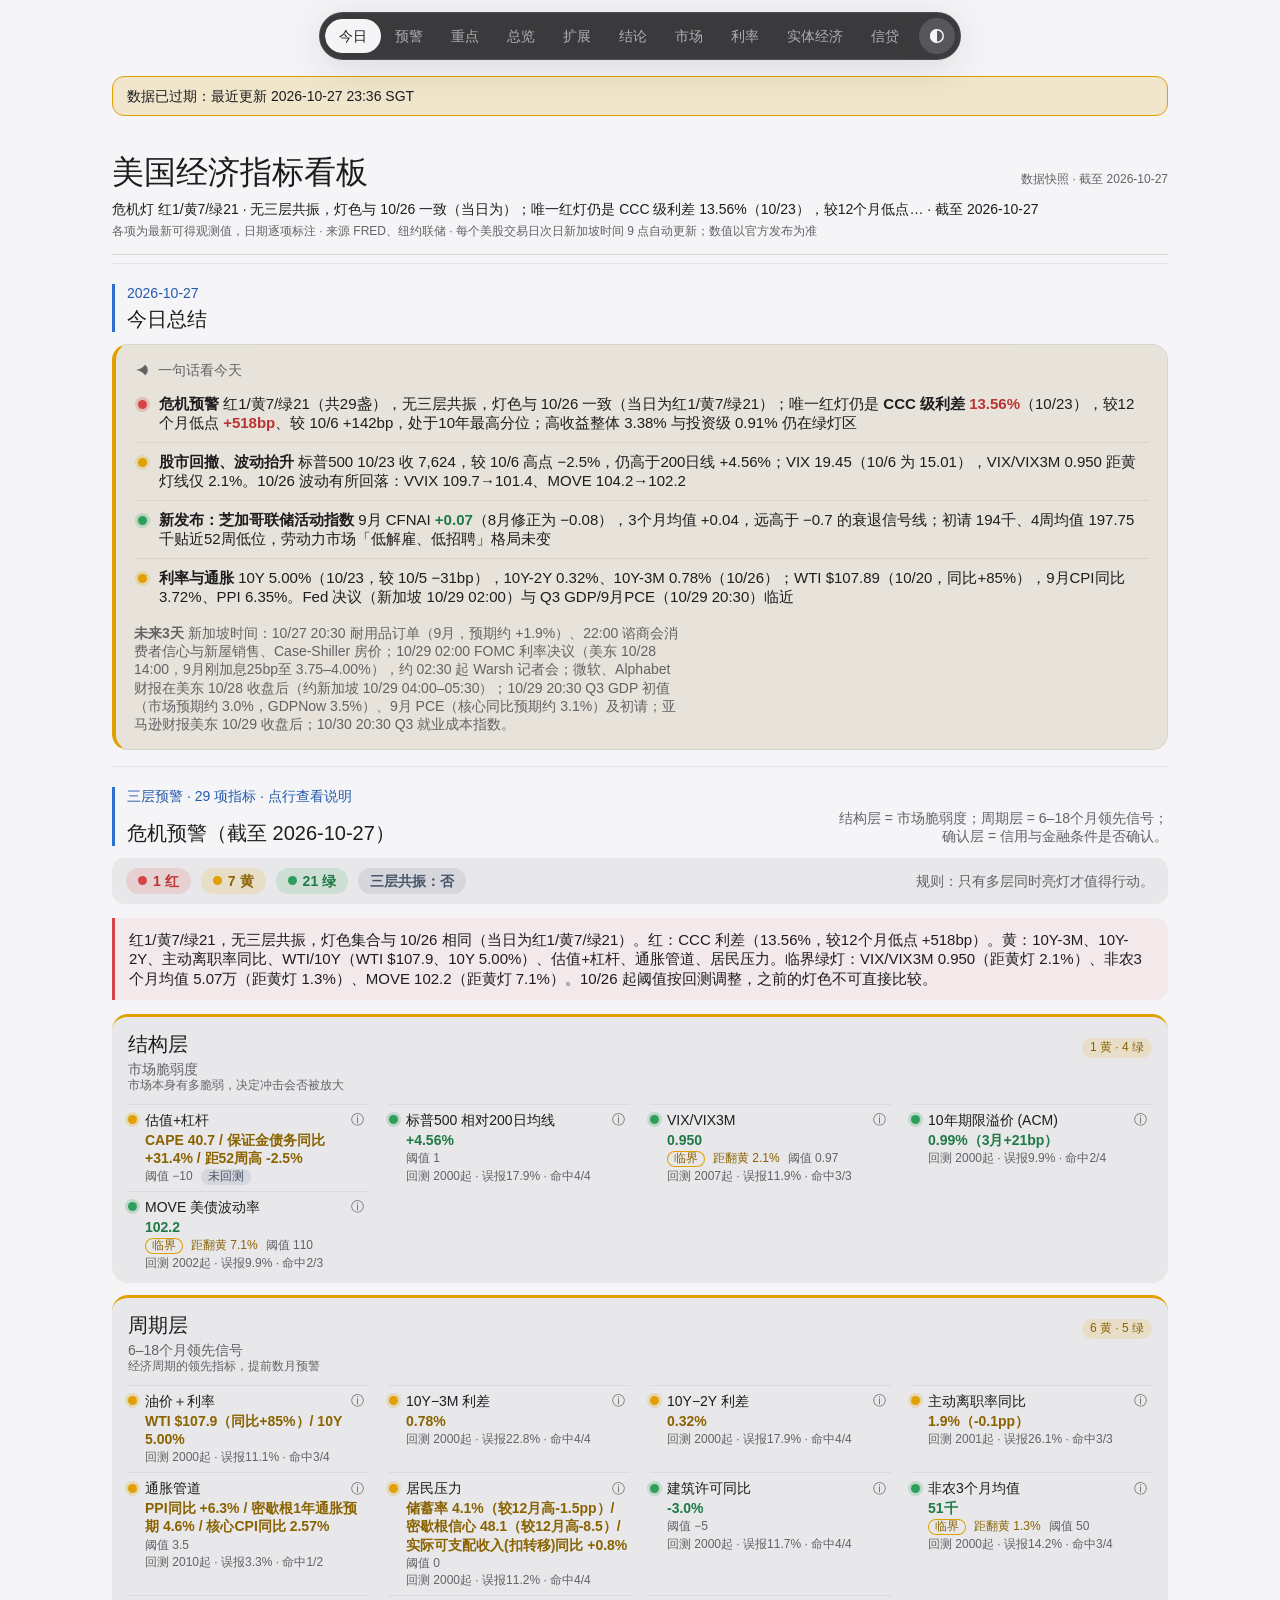
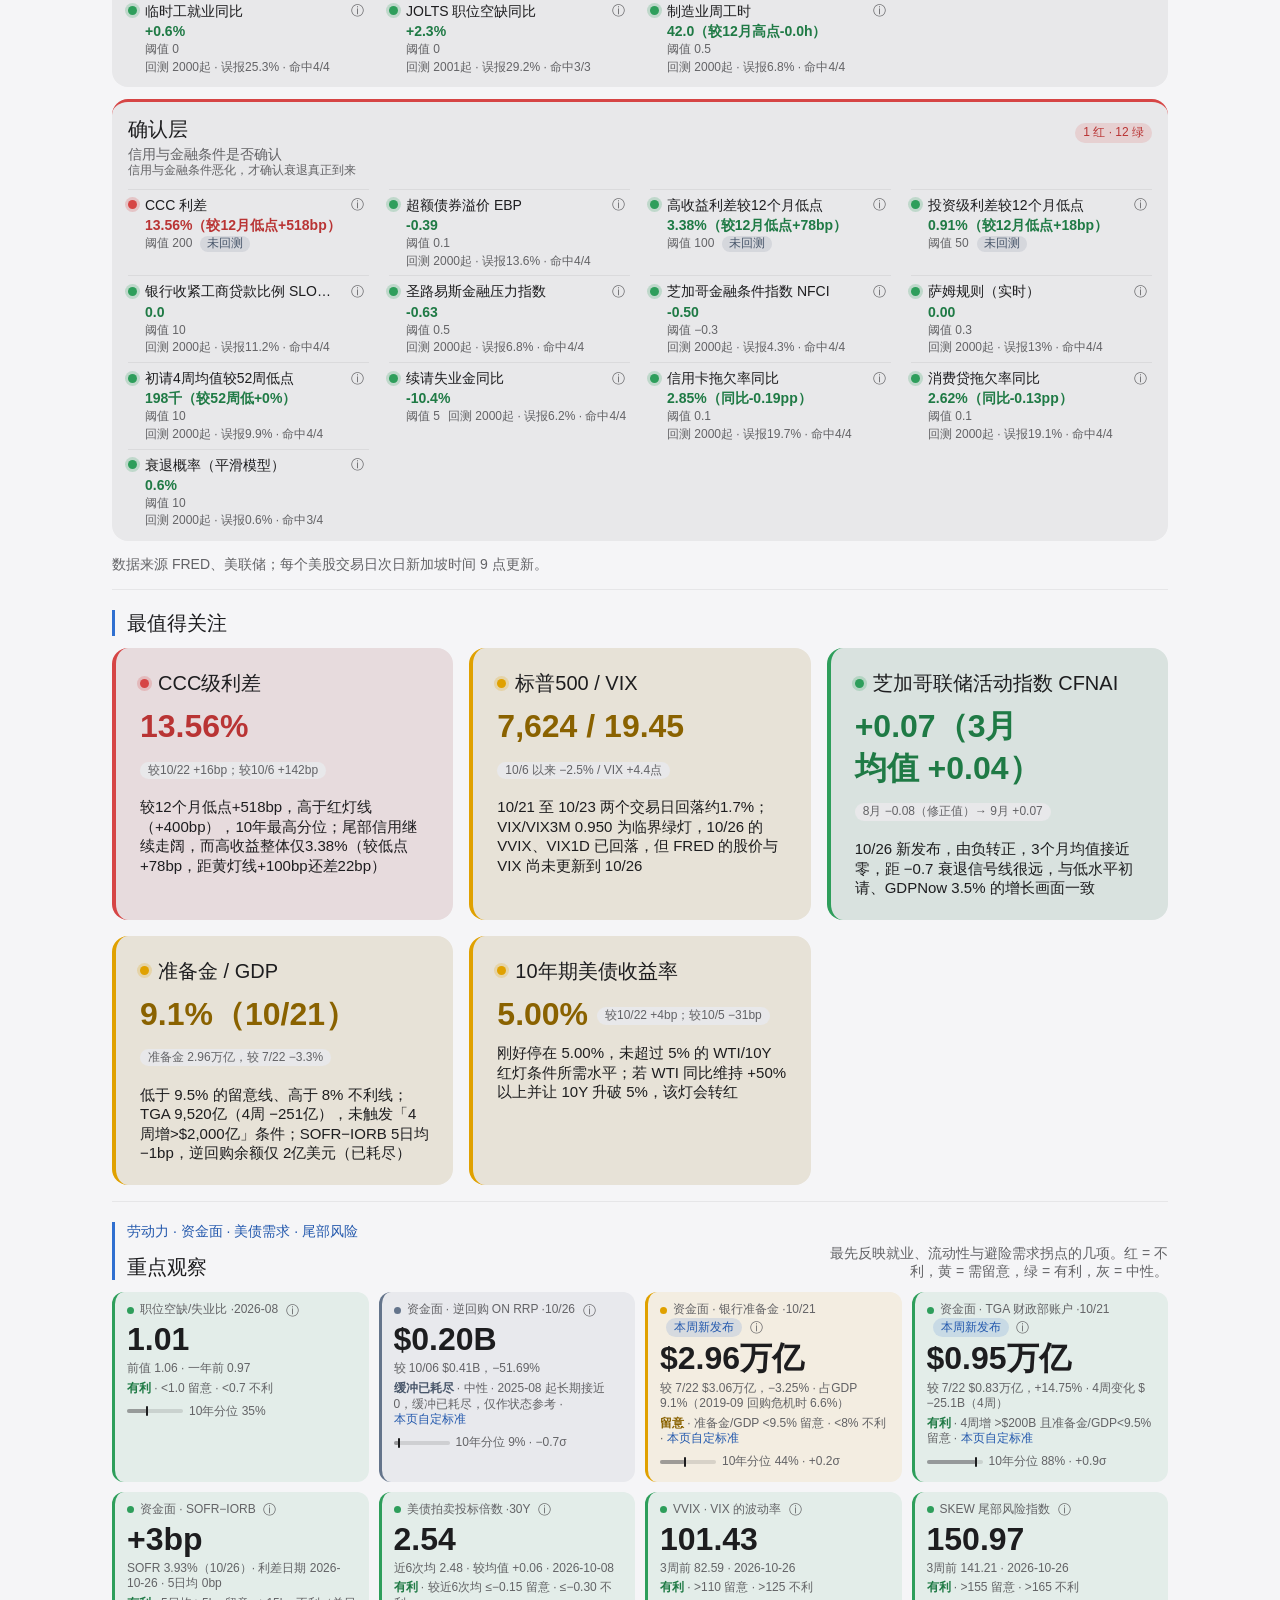
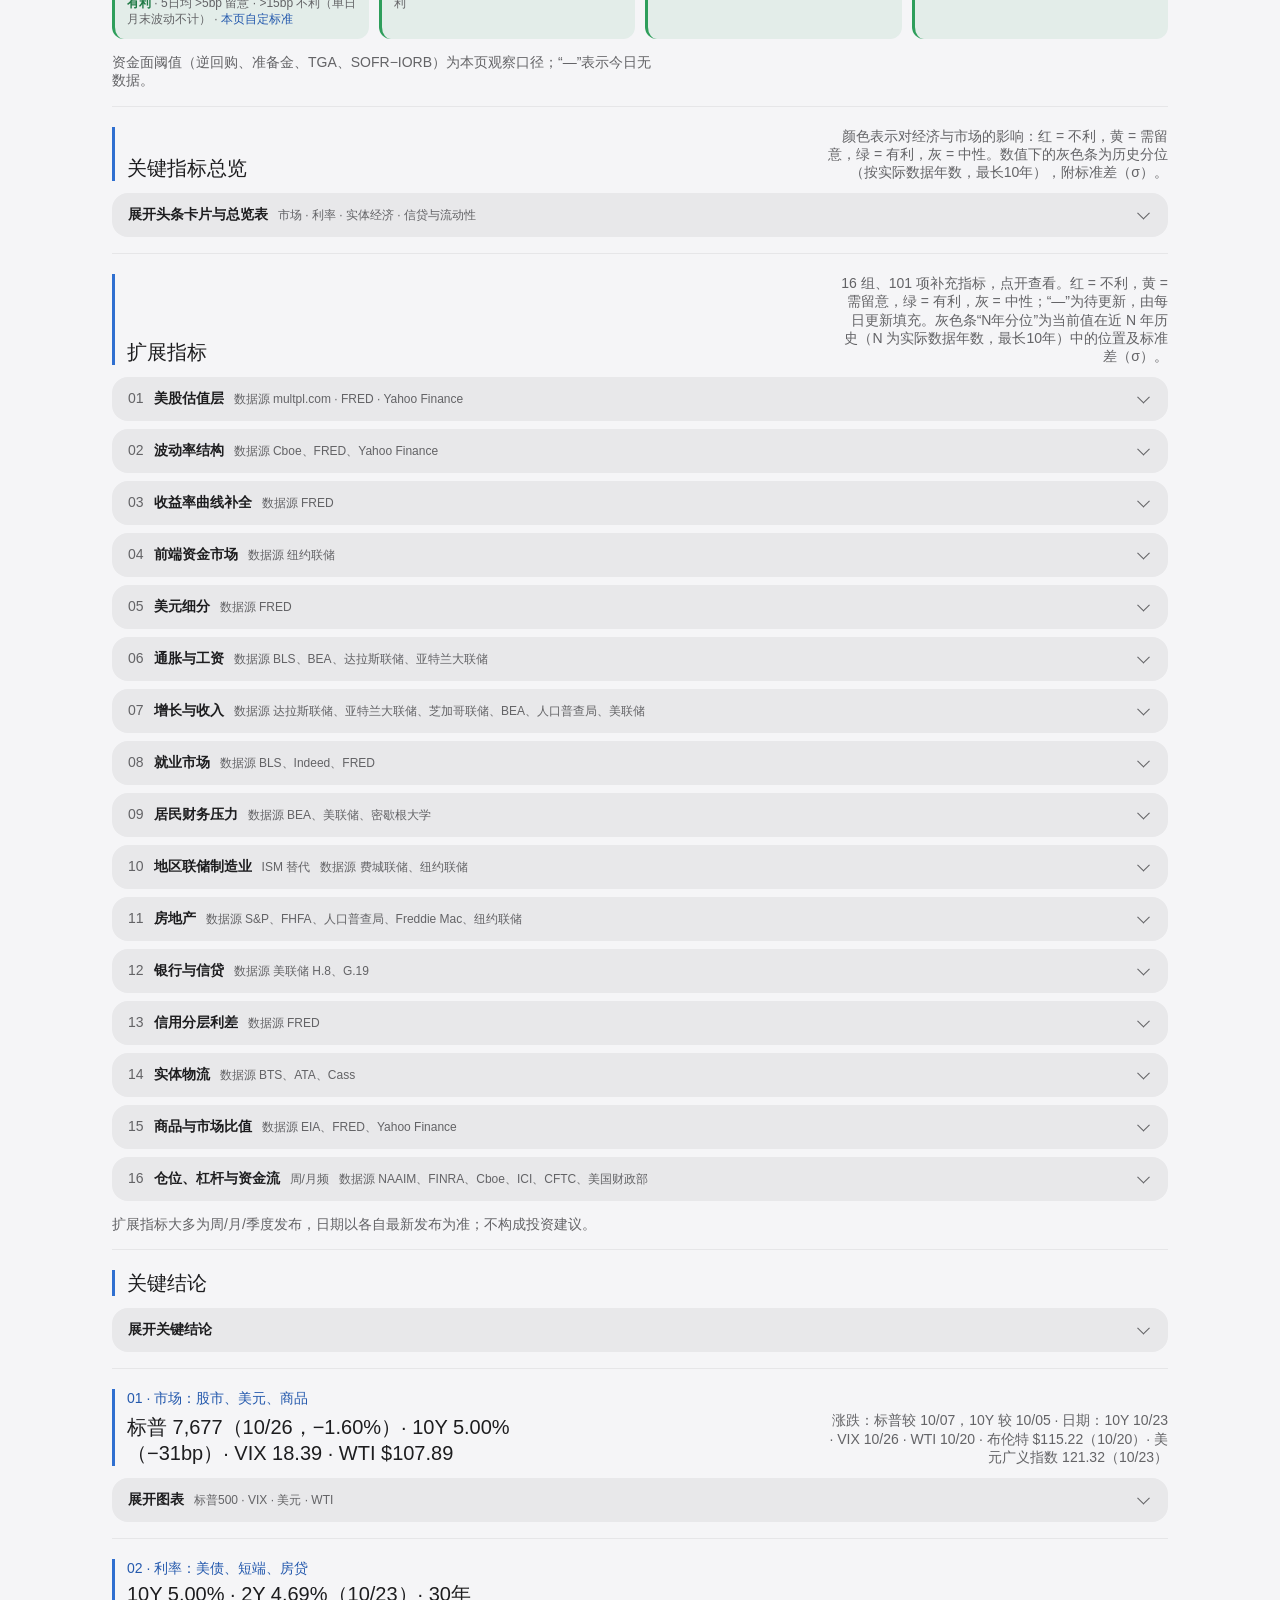
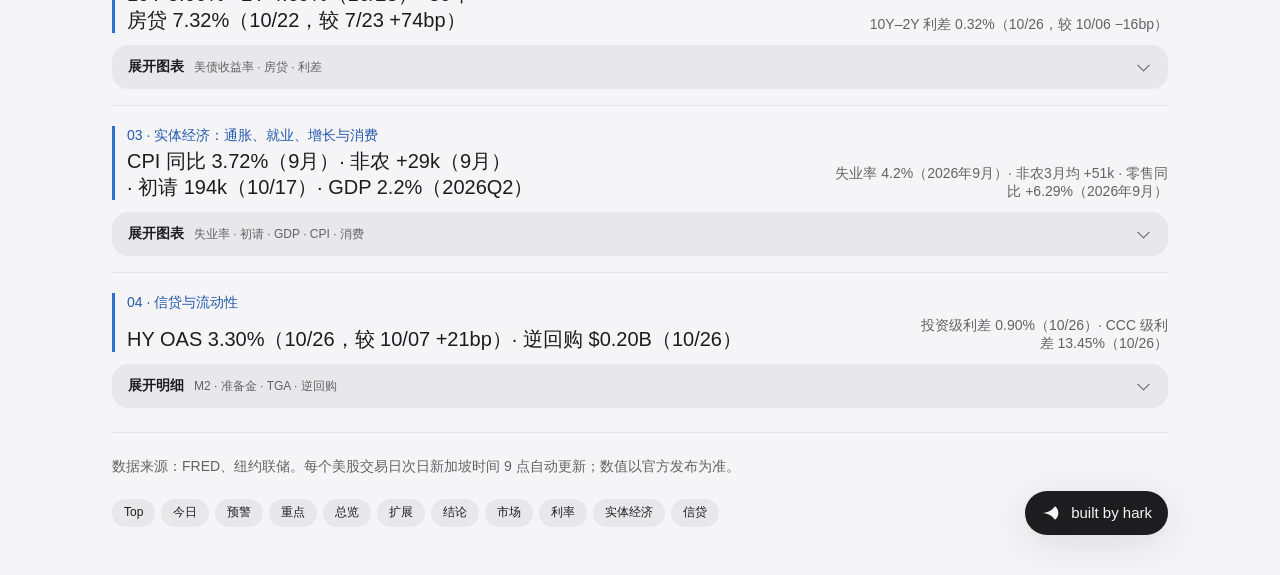
<file: index.html>
<!doctype html>
<html lang="zh-Hans">
  <head>
    <meta charset="utf-8" />
    <meta name="viewport" content="width=device-width, initial-scale=1" />
    <title>美国经济指标看板</title>
    <link rel="stylesheet" href="hark.css" />
    <link rel="stylesheet" href="hark-charts.css" />
    <link rel="preconnect" href="https://cdn.jsdelivr.net" crossorigin />
    <style>
      /* Dense monitor layout: tighter rhythm for this page only */
      .x-dense { gap: 8px; }
      .x-dense .section { padding-block: 20px 8px; scroll-margin-top: calc(env(safe-area-inset-top, 0px) + 80px); }
      .x-dense .section > * + * { margin-top: 14px; }
      .x-dense .section > .head + * { margin-top: 0; }
      .x-dense .head { margin-bottom: 12px; gap: 4px 24px; }
      .x-dense .head h2 { font: var(--type-heading); }
      .x-dense .head__sub { font-size: var(--size-small); }
      .x-dense th, .x-dense td { padding: 7px 10px; }
      .x-dense th:first-child, .x-dense td:first-child { padding-left: 0; }
      .x-dense th:last-child, .x-dense td:last-child { padding-right: 0; }
      .x-dense thead th { padding-top: 0; padding-bottom: 6px; }
      .x-dense .chart { margin-bottom: 0; padding: 12px 14px 8px; border-radius: var(--r-s); }
      .x-dense .chart__cap { margin-bottom: 6px; }
      .x-dense .breakdown .row { padding-block: 8px; }

      .x-titlebar { display: grid; grid-template-columns: minmax(0, 1fr) auto; gap: 6px 24px; align-items: baseline; padding: 16px 0 14px; border-bottom: 1px solid var(--stroke-primary); }
      .x-titlebar h1 { font: var(--type-title); }
      .x-titlebar__asof { font: var(--type-tag); color: var(--text-secondary); white-space: nowrap; font-variant-numeric: tabular-nums; }
      .x-titlebar__sum { grid-column: 1 / -1; font: var(--type-small); color: var(--text-primary); }
      .x-titlebar__meta { grid-column: 1 / -1; font: var(--type-caption); color: var(--text-secondary); }
      @media (max-width: 600px) { .x-titlebar { grid-template-columns: 1fr; } }

      tr.x-group > th { padding-top: 14px; font: var(--type-tag); color: var(--text-secondary); border-bottom-color: var(--stroke-primary); }
      /* Semantic status colors: fill for dots/bars/lines, ink for text (AA contrast) */
      :root {
        --x-red: light-dark(#d64545, #ef5b5b);
        --x-red-ink: light-dark(#b93434, #ff8f8f);
        --x-amber: light-dark(#e0a100, #f0b429);
        --x-amber-ink: light-dark(#8a6200, #f5c95a);
        --x-green: light-dark(#2e9e5b, #3dbe72);
        --x-green-ink: light-dark(#1f7a45, #6bd696);
        --x-slate: light-dark(#64748b, #94a3b8);
        --x-slate-ink: light-dark(#475569, #b4bfcd);
        --x-blue: light-dark(#2f6fd0, #6e9ff0);
        --x-blue-ink: light-dark(#2459ad, #8fb5f5);
      }
      .x-r { --c: var(--x-red); --ci: var(--x-red-ink); }
      .x-a { --c: var(--x-amber); --ci: var(--x-amber-ink); }
      .x-g { --c: var(--x-green); --ci: var(--x-green-ink); }
      .x-n { --c: var(--x-slate); --ci: var(--x-slate-ink); }
      .x-b { --c: var(--x-blue); --ci: var(--x-blue-ink); }

      .x-dot { display: inline-block; flex: none; width: 9px; height: 9px; border-radius: 50%; background: var(--c); box-shadow: 0 0 0 3px color-mix(in srgb, var(--c) 22%, transparent); vertical-align: 0.1em; margin-right: 9px; }
      .x-arr { font-size: var(--size-caption); color: var(--ci); }
      td.x-chg { color: var(--ci); }
      .x-chip { display: inline-flex; align-items: center; gap: 4px; justify-self: start; padding: 2px 8px; border-radius: var(--r-pill); font: var(--type-caption); font-weight: var(--weight-medium); font-variant-numeric: tabular-nums; color: var(--ci); background: color-mix(in srgb, var(--c) 15%, transparent); white-space: nowrap; }

      /* Section markers */
      .x-dense .section > .head { border-left: 3px solid var(--x-blue); padding-left: 12px; }
      .x-dense .head__eyebrow { color: var(--x-blue-ink); font-weight: var(--weight-medium); }

      /* Headline tiles + 重点观察 cards */
      .x-tiles { display: grid; grid-template-columns: repeat(auto-fill, minmax(min(100%, 168px), 1fr)); gap: 8px; padding-top: 6px; }
      .x-focus { grid-template-columns: repeat(auto-fill, minmax(min(100%, 228px), 1fr)); gap: 10px; padding-top: 0; }
      .x-tile { display: grid; align-content: start; gap: 4px; padding: 10px 12px 12px; border-radius: var(--r-s); border-left: 3px solid var(--c); background: color-mix(in srgb, var(--c) 9%, var(--fill-primary-on)); }
      .x-tile__label { display: flex; flex-wrap: wrap; align-items: center; font: var(--type-tag); color: var(--text-secondary); }
      .x-tile__label .x-tip { flex-basis: 100%; }
      .x-tile__st { font: var(--type-caption); color: var(--text-secondary); }
      .x-tile__st [data-lbl] { color: var(--ci); font-weight: var(--weight-bold); }
      .x-tile__label .x-dot { width: 7px; height: 7px; margin-right: 6px; box-shadow: none; }
      .x-tile__fig { font: var(--type-figure); font-weight: var(--weight-bold); font-variant-numeric: tabular-nums; color: var(--text-primary); line-height: 1.1; }

      /* Severity cards */
      .cards > div.x-sev { border-left: 4px solid var(--c); background: color-mix(in srgb, var(--c) 8%, var(--fill-tertiary)); }
      .x-sev .quote { font: var(--type-figure); font-weight: var(--weight-bold); color: var(--ci); font-variant-numeric: tabular-nums; }
      .x-sev .quote .pill { vertical-align: middle; }
      .x-sev h3 { display: flex; align-items: center; }

      /* Crisis warning */
      .x-strip { display: flex; flex-wrap: wrap; align-items: center; gap: 8px 10px; padding: 10px 14px; border-radius: var(--r-s); background: var(--fill-tertiary); font: var(--type-label); font-variant-numeric: tabular-nums; }
      .x-strip .x-chip { font: var(--type-label); font-weight: var(--weight-bold); padding: 4px 12px; }
      .x-strip .x-chip .x-dot { margin-right: 2px; box-shadow: none; }
      .x-strip__rule { margin-left: auto; color: var(--text-secondary); font: var(--type-small); }
      .x-reading { padding: 12px 14px; border-left: 3px solid var(--x-red); background: color-mix(in srgb, var(--x-red) 7%, var(--fill-primary-on)); border-radius: 0 var(--r-s) var(--r-s) 0; font: var(--type-body); }
      /* Layers stack full width; lights inside each layer flow in an auto-fill grid */
      .x-layers { display: grid; grid-template-columns: minmax(0, 1fr); gap: 12px; align-items: start; }
      .x-layers .x-ind { display: grid; grid-template-columns: repeat(auto-fill, minmax(min(100%, 240px), 1fr)); column-gap: 20px; align-items: start; }
      /* Grey tag: analysis text written for an older snapshot */
      .x-sum li > .x-dot { margin: 0 2px 0 4px; }
      .x-atag { margin-top: 6px; }
      .x-atag[hidden] { display: none; }
      .x-atag .x-chip { font-weight: var(--weight-regular); }
      /* A section head whose content is one fold toggles that fold */
      .x-foldhead { cursor: pointer; }
      .x-layer { padding: 14px 16px 6px; border-radius: var(--r-m); background: var(--fill-tertiary); border-top: 3px solid var(--c); }
      .x-layer__head { display: flex; flex-wrap: wrap; align-items: baseline; justify-content: space-between; gap: 4px 10px; }
      .x-layer__head h3 { font: var(--type-heading); }
      .x-layer__desc { margin-top: 2px; font: var(--type-small); color: var(--text-secondary); }
      .x-ind { list-style: none; margin: 10px 0 0; padding: 0; }
      /* Compact light rows: tap a row (or ⓘ) to show its explanation and rule */
      /* Two rows: dot + full name (+ ⓘ) on row 1, the value on row 2; never squeezes the name */
      .x-ind li { display: grid; grid-template-columns: auto minmax(0, 1fr) auto; gap: 2px 8px; padding: 6px 0; border-top: 1px solid var(--stroke-secondary); align-items: center; cursor: pointer; }
      .x-ind .x-dot { margin-right: 0; grid-row: 1; grid-column: 1; }
      .x-ind__name { grid-row: 1; grid-column: 2; min-width: 0; white-space: nowrap; overflow: hidden; text-overflow: ellipsis; font: var(--type-small); font-weight: var(--weight-medium); }
      .x-ind .x-info { grid-row: 1; grid-column: 3; }
      .x-ind__val { grid-row: 2; grid-column: 2 / -1; min-width: 0; max-width: none; text-align: left; word-break: normal; overflow-wrap: anywhere; font: var(--type-small); font-weight: var(--weight-bold); color: var(--ci); font-variant-numeric: tabular-nums; }
      .x-ind__rule { display: none; grid-column: 2 / -1; font: var(--type-caption); color: var(--text-secondary); }
      .x-ind li.is-open .x-note, .x-ind li.is-open .x-ind__rule { display: block; }
      .x-ind__meta { grid-column: 2 / -1; display: flex; flex-wrap: wrap; align-items: center; gap: 2px 8px; font: var(--type-caption); color: var(--text-secondary); font-variant-numeric: tabular-nums; }
      .x-ind__meta:empty { display: none; }
      .x-chip.x-near { --c: var(--x-amber); --ci: var(--x-amber-ink); background: none; box-shadow: inset 0 0 0 1px var(--c); padding: 0 7px; }
      .x-near-d { color: var(--x-amber-ink); font-weight: var(--weight-medium); }
      .x-bt { color: var(--text-secondary); }
      .x-chip.x-bt-un { padding: 0 7px; cursor: help; }
      .x-bt-why { display: none; flex-basis: 100%; color: var(--text-secondary); }
      .x-ind li.is-open .x-bt-why { display: block; }
      @media (max-width: 420px) { .x-ind li:not(.is-open) .x-bt { display: none; } }
      .x-stale { margin: 0 0 12px; padding: 10px 14px; border-radius: var(--r-s); border: 1px solid var(--x-amber); background: color-mix(in srgb, var(--x-amber) 18%, var(--fill-primary-on)); color: var(--text-primary); font: var(--type-small); font-weight: var(--weight-medium); }
      .x-std { color: var(--x-blue-ink); font-weight: var(--weight-medium); white-space: nowrap; }

      .x-points { list-style: none; display: grid; grid-template-columns: repeat(auto-fit, minmax(min(100%, 200px), 1fr)); border-top: 1px solid var(--stroke-secondary); }
      .x-points li { padding: 10px 14px 10px 0; border-bottom: 1px solid var(--stroke-secondary); font: var(--type-small); }
      .x-points b { display: block; font: var(--type-tag); color: var(--text-secondary); margin-bottom: 2px; }

      .x-grid { display: grid; grid-template-columns: repeat(auto-fill, minmax(min(100%, 300px), 1fr)); gap: 12px; align-items: stretch; }
      .x-grid > .breakdown { padding: 4px 0; }
      .x-spark { position: relative; height: 150px; }

      /* Plain-language notes: what it is / why it matters */
      .x-note { display: block; margin-top: 2px; font: var(--type-caption); color: var(--text-secondary); text-wrap: pretty; }
      .x-tile .x-note { margin-top: 0; }
      .x-sev h3 + .x-note { margin: -6px 0 10px; }
      .x-ind .x-note { display: none; grid-column: 2 / -1; margin-top: 0; }
      .x-layer__desc .x-note { margin-top: 0; }
      .breakdown dt .x-note { margin-top: 2px; }

      /* ⓘ toggle for the dense overview table; opens on tap or click */
      .x-info { position: relative; display: inline-grid; place-items: center; width: 24px; height: 24px; margin: -4px 0 -4px 2px; padding: 0; border: 0; border-radius: 50%; background: none; color: var(--text-secondary); font: var(--weight-medium) var(--size-meta)/1 var(--sans); cursor: pointer; vertical-align: middle; }
      .x-info::after { content: ""; position: absolute; inset: -10px; }
      .x-info:hover, .x-info[aria-expanded="true"] { color: var(--text-primary); background: var(--fill-tertiary); }
      .x-tip { display: none; max-width: 32ch; margin-top: 4px; padding: 6px 10px; border-radius: var(--r-s); background: var(--fill-tertiary); font: var(--type-caption); font-weight: var(--weight-regular); color: var(--text-primary); white-space: normal; }
      .x-info[aria-expanded="true"] + .x-tip { display: block; }

      /* 今日总结 card */
      .x-sum { padding: 16px 18px; border-radius: var(--r-m); border: 1px solid var(--stroke-secondary); border-left: 4px solid var(--x-amber); background: color-mix(in srgb, var(--x-amber) 7%, var(--fill-tertiary)); }
      .x-sum__head { display: flex; align-items: center; gap: 8px; font: var(--type-label); color: var(--text-secondary); margin-bottom: 6px; }
      .x-sum ul { list-style: none; margin: 0; padding: 0; }
      .x-sum li { display: grid; grid-template-columns: auto minmax(0, 1fr); gap: 10px; align-items: baseline; padding: 9px 0; border-top: 1px solid var(--stroke-secondary); font: var(--type-body); }
      .x-sum li:first-child { border-top: 0; }
      .x-sum li > .x-chip { padding: 2px 6px; }
      .x-sum li strong { font-weight: var(--weight-bold); }
      .x-v { font-weight: var(--weight-bold); color: var(--ci); font-variant-numeric: tabular-nums; white-space: nowrap; }
      /* Classes allowed in DASH.analysis summary html */
      .x-sum .red, .x-sum .amber, .x-sum .green { font-weight: var(--weight-bold); font-variant-numeric: tabular-nums; }
      .x-sum .red { color: var(--x-red-ink); }
      .x-sum .amber { color: var(--x-amber-ink); }
      .x-sum .green { color: var(--x-green-ink); }
      .x-sum .fineprint { margin-top: 8px; }

      /* 扩展指标: collapsible group cards */
      .x-folds { display: grid; gap: 8px; }
      .x-fold { border-radius: var(--r-m); background: var(--fill-tertiary); }
      .x-fold > summary { position: relative; display: flex; flex-wrap: wrap; align-items: baseline; gap: 2px 10px; min-height: var(--tap); padding: 12px 48px 12px 16px; cursor: pointer; list-style: none; font: var(--type-label); font-weight: var(--weight-bold); border-radius: var(--r-m); }
      .x-fold > summary::-webkit-details-marker { display: none; }
      .x-fold > summary::after { content: ""; position: absolute; right: 20px; top: 50%; width: 8px; height: 8px; border-right: 1.5px solid var(--text-secondary); border-bottom: 1.5px solid var(--text-secondary); transform: translateY(-70%) rotate(45deg); transition: transform var(--dur-quick) var(--ease-out); }
      .x-fold[open] > summary::after { transform: translateY(-25%) rotate(-135deg); }
      .x-fold > summary:focus-visible { outline: 2px solid var(--text-primary); outline-offset: 2px; }
      .x-fold__num { color: var(--text-secondary); font-weight: var(--weight-medium); font-variant-numeric: tabular-nums; }
      .x-fold__src { font: var(--type-caption); color: var(--text-secondary); }
      .x-fold__body { padding: 0 16px 10px; }
      .x-fold .table-wrap { margin: 0; }

      /* 10-year percentile: neutral grey bar (0–100) with a marker, under the value */
      .x-pctl { display: flex; align-items: center; gap: 6px; margin-top: 3px; font: var(--type-caption); font-weight: var(--weight-regular); color: var(--text-secondary); white-space: nowrap; font-variant-numeric: tabular-nums; }
      .x-pctl__bar { position: relative; flex: none; width: 56px; height: 4px; border-radius: var(--r-pill); background: color-mix(in srgb, var(--text-secondary) 20%, transparent); }
      .x-pctl__bar b { position: absolute; inset: 0 auto 0 0; border-radius: inherit; background: color-mix(in srgb, var(--text-secondary) 50%, transparent); }
      .x-pctl__bar i { position: absolute; top: -3px; width: 2px; height: 10px; margin-left: -1px; border-radius: 1px; background: var(--text-primary); }
      @media (max-width: 599px) { .table-wrap tbody td[data-label] > .x-pctl { grid-column: 1 / -1; margin-top: 0; } }
      /* Freshness chip from fred.*.fresh */
      .x-fresh { margin-left: 6px; vertical-align: middle; }

      /* Mobile */
      @media (max-width: 420px) {
        .x-fold > summary { padding-left: 14px; }
        .x-fold__body { padding: 0 14px 10px; }
        .x-fold__src { font-size: var(--size-meta); }
        html, body { overflow-x: clip; }
        .x-tiles { grid-template-columns: repeat(2, minmax(0, 1fr)); }
        .x-tile { padding: 10px; }
        .x-tile__fig { font-size: 22px; }
        .x-tile__label { align-items: flex-start; }
        .x-tile__label .x-dot { margin-top: 0.45em; }
        .x-layers, .x-layers .x-ind, .x-grid, .x-points { grid-template-columns: minmax(0, 1fr); }
        .x-layer { padding: 14px 14px 6px; }
        .x-focus { grid-template-columns: minmax(0, 1fr); }
        .x-spark { height: 190px; }
        .x-sum { padding: 14px; }
        .x-strip__rule { margin-left: 0; flex-basis: 100%; }
        .x-note, .x-tip, .x-tile__label, .x-chip, .x-ind__rule, .x-titlebar__asof, .x-titlebar__meta, .x-points b,
        .x-dense .chart__cap, .x-dense .fineprint, .x-dense small,
        .x-dense .table-wrap tbody td[data-label]::before { font-size: var(--size-meta); }
        .x-info { width: var(--tap); height: var(--tap); margin: -12px -10px -12px -6px; font-size: var(--size-body); }
        .x-info::after { content: none; }
        .x-dense .table-wrap tbody tr.x-group > th { padding-top: 16px; }
      }
    </style>
  </head>
  <body>
    <div class="page" id="top">
      <header class="nav glass" data-auto></header>
      <main class="main x-dense">
        <p class="x-stale" id="x-stale" role="status" hidden></p>
        <div class="x-titlebar">
          <h1>美国经济指标看板</h1>
          <p class="x-titlebar__asof">数据快照 · 截至 <span data-k="asof_sgt" data-fmt="date">2026-10-26</span></p>
          <p class="x-titlebar__sum" id="x-tsum">—</p>
          <p class="x-titlebar__meta">各项为最新可得观测值，日期逐项标注 · 来源 FRED、纽约联储 · 每个美股交易日次日新加坡时间 9 点自动更新；数值以官方发布为准</p>
        </div>

        <section class="section" id="today" data-nav="今日">
          <div class="head">
            <p class="head__eyebrow"><span data-k="asof_sgt" data-fmt="date">2026-10-26</span></p>
            <h2>今日总结</h2>
            <p class="x-atag" data-atag hidden><span class="x-chip x-n"></span></p>
          </div>
          <div class="x-sum" role="group" aria-label="今日总结">
            <p class="x-sum__head"><span class="hark-mark" data-size="16"></span> 一句话看今天</p>
            <ul id="x-sum-list"></ul>
            <p class="fineprint" id="x-upcoming" hidden></p>
            <p class="fineprint" id="x-errnote" hidden>部分数据沿用上次值</p>
          </div>
        </section>

        <section class="section" id="warning" data-nav="预警">
          <div class="head">
            <p class="head__eyebrow">三层预警 · <span data-ccount>—</span> 项指标 · 点行查看说明</p>
            <h2>危机预警（截至 <span data-cdate>—</span>）</h2>
            <p class="head__sub">结构层 = 市场脆弱度；周期层 = 6–18个月领先信号；确认层 = 信用与金融条件是否确认。</p>
          </div>
          <div class="x-strip" role="group" aria-label="信号汇总">
            <span class="x-chip x-r"><i class="x-dot"></i><span data-cc="红">–</span> 红</span>
            <span class="x-chip x-a"><i class="x-dot"></i><span data-cc="黄">–</span> 黄</span>
            <span class="x-chip x-g"><i class="x-dot"></i><span data-cc="绿">–</span> 绿</span>
            <span class="x-chip x-n" data-reso>三层共振：否</span>
            <span class="x-strip__rule">规则：只有多层同时亮灯才值得行动。</span>
          </div>
          <p class="x-reading" id="x-crisis-note"></p>
          <div class="x-layers">
            <div class="x-layer x-g">
              <div class="x-layer__head"><h3>结构层</h3><span class="x-chip x-n">–</span></div>
              <p class="x-layer__desc">市场脆弱度<span class="x-note">市场本身有多脆弱，决定冲击会否被放大</span></p>
              <ul class="x-ind">
                <li class="x-g"><i class="x-dot" role="img" aria-label="绿"></i><span class="x-ind__name" data-cid="SP500_vs_200DMA">标普500 相对200日均线</span><span class="x-ind__val">+6.49%</span><span class="x-note">长期趋势线，跌破常被视为转熊信号</span><span class="x-ind__rule">低于均线5%以上=红，−5%至+3%=黄</span></li>
                <li class="x-g"><i class="x-dot" role="img" aria-label="绿"></i><span class="x-ind__name" data-cid="VIX/VXV">VIX/VIX3M</span><span class="x-ind__val">0.891</span><span class="x-note">近月恐慌高于远月(&gt;1)说明市场急性紧张</span><span class="x-ind__rule">&gt;1.0=红，0.95–1.0=黄</span></li>
                <li class="x-g"><i class="x-dot" role="img" aria-label="绿"></i><span class="x-ind__name" data-cid="THREEFYTP10">10年期限溢价 (ACM)</span><span class="x-ind__val">0.99%</span><span class="x-note">投资者持有长债要求的额外补偿</span><span class="x-ind__rule">&gt;1.0% 或3个月升&gt;50bp=黄</span></li>
                <li class="x-a"><i class="x-dot" role="img" aria-label="黄"></i><span class="x-ind__name" data-cid="VALUATION_LEVERAGE">估值+杠杆</span><span class="x-ind__val">—</span><span class="x-note">高估值叠加创纪录杠杆，一旦回撤易引发去杠杆</span><span class="x-ind__rule"></span></li>
                <li class="x-a"><i class="x-dot" role="img" aria-label="黄"></i><span class="x-ind__name" data-cid="MOVE">MOVE 美债波动率</span><span class="x-ind__val">—</span><span class="x-note">美债期权隐含波动率，&gt;100 债市波动偏高，&gt;120 压力</span><span class="x-ind__rule"></span></li>
              </ul>
            </div>
            <div class="x-layer x-r">
              <div class="x-layer__head"><h3>周期层</h3><span class="x-chip x-n">–</span></div>
              <p class="x-layer__desc">6–18个月领先信号<span class="x-note">经济周期的领先指标，提前数月预警</span></p>
              <ul class="x-ind">
                <li class="x-r"><i class="x-dot" role="img" aria-label="红"></i><span class="x-ind__name" data-cid="WTI_10Y">油价＋利率</span><span class="x-ind__val">WTI $107.89（同比 +73%）· 10Y 5.13%</span><span class="x-note">高油价叠加高利率，双重挤压增长</span><span class="x-ind__rule">油价&gt;$100或10Y&gt;5%=黄；两者同时且WTI同比&gt;+50%=红</span></li>
                <li class="x-a"><i class="x-dot" role="img" aria-label="黄"></i><span class="x-ind__name" data-cid="T10Y3M">10Y−3M 利差</span><span class="x-ind__val">0.74%</span><span class="x-note">长短端利差，倒挂(&lt;0)历来领先衰退 6–18 个月</span><span class="x-ind__rule">&lt;0=红；2025-09 倒挂解除后24个月内=黄</span></li>
                <li class="x-a"><i class="x-dot" role="img" aria-label="黄"></i><span class="x-ind__name" data-cid="T10Y2Y">10Y−2Y 利差</span><span class="x-ind__val">0.31%</span><span class="x-note">另一常用曲线利差，倒挂常被视为衰退前兆</span><span class="x-ind__rule">&lt;0=红，0–0.5%=黄</span></li>
                <li class="x-a"><i class="x-dot" role="img" aria-label="黄"></i><span class="x-ind__name" data-cid="PERMIT_yoy%">建筑许可同比</span><span class="x-ind__val">−3.05%</span><span class="x-note">未来开工的先行指标，楼市往往最先转向</span><span class="x-ind__rule">&lt;−15%=红，&lt;−5%=黄</span></li>
                <li class="x-a"><i class="x-dot" role="img" aria-label="黄"></i><span class="x-ind__name" data-cid="JTSQUR_yoy_pp">主动离职率同比</span><span class="x-ind__val">−0.1pp</span><span class="x-note">员工主动辞职比例，下降=对找新工作没信心</span><span class="x-ind__rule">降≥0.2pp=红，下降=黄</span></li>
                <li class="x-g"><i class="x-dot" role="img" aria-label="绿"></i><span class="x-ind__name" data-cid="NFP_3mavg_k">非农3个月均值</span><span class="x-ind__val">+5.07万</span><span class="x-note">平滑后的每月新增就业，看就业趋势</span><span class="x-ind__rule">&lt;0=红，&lt;5万=黄</span></li>
                <li class="x-g"><i class="x-dot" role="img" aria-label="绿"></i><span class="x-ind__name" data-cid="TEMPHELPS_yoy%">临时工就业同比</span><span class="x-ind__val">+0.61%</span><span class="x-note">企业最先削减临时工，领先整体就业</span><span class="x-ind__rule">&lt;−3%=红，&lt;0=黄</span></li>
                <li class="x-g"><i class="x-dot" role="img" aria-label="绿"></i><span class="x-ind__name" data-cid="JTSJOL_yoy%">JOLTS 职位空缺同比</span><span class="x-ind__val">+2.31%</span><span class="x-note">企业招聘需求，减少说明用工降温</span><span class="x-ind__rule">&lt;−10%=红，&lt;0=黄</span></li>
                <li class="x-g"><i class="x-dot" role="img" aria-label="绿"></i><span class="x-ind__name" data-cid="AWHMAN">制造业周工时</span><span class="x-ind__val">42.0 小时</span><span class="x-note">企业裁员前通常先缩短工时</span><span class="x-ind__rule">&lt;41.0=红，&lt;41.5=黄</span></li>
                <li class="x-a"><i class="x-dot" role="img" aria-label="黄"></i><span class="x-ind__name" data-cid="INFLATION_PIPE">通胀管道</span><span class="x-ind__val">—</span><span class="x-note">上游PPI与通胀预期同时走高，若核心CPI跟上则通胀再起</span><span class="x-ind__rule"></span></li>
                <li class="x-g"><i class="x-dot" role="img" aria-label="绿"></i><span class="x-ind__name" data-cid="HOUSEHOLD_STRESS">居民压力</span><span class="x-ind__val">—</span><span class="x-note">储蓄垫薄、信心低迷，若小银行信用卡拖欠上升说明中低收入家庭承压</span><span class="x-ind__rule"></span></li>
              </ul>
            </div>
            <div class="x-layer x-g">
              <div class="x-layer__head"><h3>确认层</h3><span class="x-chip x-n">–</span></div>
              <p class="x-layer__desc">信用与金融条件是否确认<span class="x-note">信用与金融条件恶化，才确认衰退真正到来</span></p>
              <ul class="x-ind">
                <li class="x-g"><i class="x-dot" role="img" aria-label="绿"></i><span class="x-ind__name" data-cid="EBP">超额债券溢价 EBP</span><span class="x-ind__val">−0.39（2026-09）</span><span class="x-note">剔除违约风险后的信用溢价，反映投资者恐慌程度</span><span class="x-ind__rule">&gt;0.5=红，&gt;0=黄</span></li>
                <li class="x-g"><i class="x-dot" role="img" aria-label="绿"></i><span class="x-ind__name" data-cid="BAMLH0A0HYM2_vs_12mLow_bp">高收益利差较12个月低点</span><span class="x-ind__val">+67bp</span><span class="x-note">垃圾债利差从低点走阔的幅度，衡量信用恶化</span><span class="x-ind__rule">+150bp=红，+100bp=黄</span></li>
                <li class="x-g"><i class="x-dot" role="img" aria-label="绿"></i><span class="x-ind__name" data-cid="BAMLC0A0CM_vs_12mLow_bp">投资级利差较12个月低点</span><span class="x-ind__val">+15bp</span><span class="x-note">优质公司债利差走阔幅度，看企业融资压力</span><span class="x-ind__rule">+75bp=红，+50bp=黄</span></li>
                <li class="x-r"><i class="x-dot" role="img" aria-label="红"></i><span class="x-ind__name" data-cid="BAMLH0A3HYC_vs_12mLow_bp">CCC 利差</span><span class="x-ind__val">—</span><span class="x-note">最低评级垃圾债利差，最先反映违约风险上升</span><span class="x-ind__rule"></span></li>
                <li class="x-g"><i class="x-dot" role="img" aria-label="绿"></i><span class="x-ind__name" data-cid="DRTSCILM">银行收紧工商贷款比例 SLOOS</span><span class="x-ind__val">0.0</span><span class="x-note">收紧放贷标准的银行占比，信贷收缩先兆</span><span class="x-ind__rule">&gt;30=红，&gt;10=黄</span></li>
                <li class="x-g"><i class="x-dot" role="img" aria-label="绿"></i><span class="x-ind__name" data-cid="STLFSI4">圣路易斯金融压力指数</span><span class="x-ind__val">−0.63</span><span class="x-note">综合多个市场的压力，&gt;0 表示高于常态</span><span class="x-ind__rule">&gt;1=红，&gt;0=黄</span></li>
                <li class="x-g"><i class="x-dot" role="img" aria-label="绿"></i><span class="x-ind__name" data-cid="NFCI">芝加哥金融条件指数 NFCI</span><span class="x-ind__val">−0.50</span><span class="x-note">金融条件松紧，数值越高融资越难</span><span class="x-ind__rule">&gt;0=红，&gt;−0.3=黄</span></li>
                <li class="x-g"><i class="x-dot" role="img" aria-label="绿"></i><span class="x-ind__name" data-cid="SAHMREALTIME">萨姆规则（实时）</span><span class="x-ind__val">0.00</span><span class="x-note">失业率3月均值较前12月低点升≥0.5pp 即衰退信号</span><span class="x-ind__rule">≥0.5=红，≥0.3=黄</span></li>
                <li class="x-g"><i class="x-dot" role="img" aria-label="绿"></i><span class="x-ind__name" data-cid="ICSA_4wk_vs_52wLow%">初请4周均值较52周低点</span><span class="x-ind__val">+0%</span><span class="x-note">首次申领失业金上升，是裁员加速的早期信号</span><span class="x-ind__rule">+20%=红，+10%=黄</span></li>
                <li class="x-g"><i class="x-dot" role="img" aria-label="绿"></i><span class="x-ind__name" data-cid="CCSA_yoy%">续请失业金同比</span><span class="x-ind__val">−11.3%</span><span class="x-note">持续领失业金人数，上升=再就业变难</span><span class="x-ind__rule">&gt;+10%=红，&gt;+5%=黄</span></li>
                <li class="x-g"><i class="x-dot" role="img" aria-label="绿"></i><span class="x-ind__name" data-cid="DRCCLACBS_yoy_pp">信用卡拖欠率同比</span><span class="x-ind__val">−0.19pp</span><span class="x-note">家庭财务压力的直接体现</span><span class="x-ind__rule">升&gt;0.3pp=红，上升=黄</span></li>
                <li class="x-g"><i class="x-dot" role="img" aria-label="绿"></i><span class="x-ind__name" data-cid="DRCLACBS_yoy_pp">消费贷拖欠率同比</span><span class="x-ind__val">−0.13pp</span><span class="x-note">居民偿债能力变化，上升说明消费承压</span><span class="x-ind__rule">升&gt;0.3pp=红，上升=黄</span></li>
                <li class="x-g"><i class="x-dot" role="img" aria-label="绿"></i><span class="x-ind__name" data-cid="RECPROUSM156N">衰退概率（平滑模型）</span><span class="x-ind__val">0.62%</span><span class="x-note">用就业、产出等数据估算的当前衰退可能</span><span class="x-ind__rule">&gt;20%=红，&gt;10%=黄</span></li>
              </ul>
            </div>
          </div>
          <p class="fineprint">数据来源 FRED、美联储；每个美股交易日次日新加坡时间 9 点更新。</p>
        </section>

        <section class="section" id="watch">
          <div class="head"><h2>最值得关注</h2></div>
          <div class="cards" id="x-watch"></div>
        </section>

        <section class="section" id="focus" data-nav="重点">
          <div class="head">
            <p class="head__eyebrow">劳动力 · 资金面 · 美债需求 · 尾部风险</p>
            <h2>重点观察</h2>
            <p class="head__sub">最先反映就业、流动性与避险需求拐点的几项。红 = 不利，黄 = 需留意，绿 = 有利，灰 = 中性。</p>
          </div>
          <div class="x-tiles x-focus">
            <div class="x-tile x-g" data-xs="VU" data-pct="other.derived.v_u"><span class="x-tile__label"><i class="x-dot"></i>职位空缺/失业比 · <span data-k="other.derived.v_u.date" data-fmt="ym">2026-08</span><button class="x-info" type="button" aria-expanded="false" aria-label="职位空缺/失业比 说明" title="每个失业者对应的职位空缺数，&lt;0.7 劳动力市场明显转弱">ⓘ</button><span class="x-tip" role="note">每个失业者对应的职位空缺数，&lt;0.7 劳动力市场明显转弱</span></span><span class="x-tile__fig" data-k="other.derived.v_u.value" data-fmt="num2">1.01</span><span class="x-note">前值 <span data-k="other.derived.v_u.prev" data-fmt="num2">1.06</span> · 一年前 <span data-k="other.derived.v_u.yago" data-fmt="num2">0.97</span></span><span class="x-tile__st"><span data-lbl>有利</span> · &lt;1.0 留意 · &lt;0.7 不利</span></div>
            <div class="x-tile x-n" data-xs="RRP" data-pct="RRPONTSYD"><span class="x-tile__label"><i class="x-dot"></i>资金面 · 逆回购 ON RRP · <span data-k="fred.RRPONTSYD.date" data-fmt="md">10/23</span><button class="x-info" type="button" aria-expanded="false" aria-label="逆回购 说明" title="货币基金存放联储的闲钱，接近零说明流动性缓冲已耗尽">ⓘ</button><span class="x-tip" role="note">货币基金存放联储的闲钱，接近零说明流动性缓冲已耗尽</span></span><span class="x-tile__fig">$<span data-k="fred.RRPONTSYD.value" data-fmt="num2">0.20</span>B</span><span class="x-note">较 <span data-k="fred.RRPONTSYD.prev_date" data-fmt="md">10/05</span> $<span data-k="fred.RRPONTSYD.prev" data-fmt="num2">1.00</span>B，<span data-k="fred.RRPONTSYD.chg_pct" data-fmt="pctchg">−80.08%</span></span><span class="x-tile__st"><span data-lbl>缓冲已耗尽</span> · 中性 · 2025-08 起长期接近 0，缓冲已耗尽，仅作状态参考 · <span class="x-std">本页自定标准</span></span></div>
            <div class="x-tile x-a" data-xs="RESV" data-pct="WRESBAL"><span class="x-tile__label"><i class="x-dot"></i>资金面 · 银行准备金 · <span data-k="fred.WRESBAL.date" data-fmt="md">10/21</span><button class="x-info" type="button" aria-expanded="false" aria-label="银行准备金 说明" title="银行存在联储的现金，过低会引发资金紧张">ⓘ</button><span class="x-tip" role="note">银行存在联储的现金，过低会引发资金紧张</span></span><span class="x-tile__fig">$<span data-k="fred.WRESBAL.value" data-fmt="tn">2.96万亿</span></span><span class="x-note">较 <span data-k="fred.WRESBAL.prev_date" data-fmt="md">7/22</span> $<span data-k="fred.WRESBAL.prev" data-fmt="tn">3.06万亿</span>，<span data-k="fred.WRESBAL.chg_pct" data-fmt="pctchg">−3.25%</span> · 占GDP <span data-k="other.derived.reserves_gdp.value_pct" data-fmt="num1">9.1</span>%（2019-09 回购危机时 6.6%）</span><span class="x-tile__st"><span data-lbl>留意</span> · 准备金/GDP &lt;9.5% 留意 · &lt;8% 不利 · <span class="x-std">本页自定标准</span></span></div>
            <div class="x-tile x-g" data-xs="TGA" data-pct="WTREGEN"><span class="x-tile__label"><i class="x-dot"></i>资金面 · TGA 财政部账户 · <span data-k="fred.WTREGEN.date" data-fmt="md">10/21</span><button class="x-info" type="button" aria-expanded="false" aria-label="TGA 说明" title="财政部在联储的现金，升高会抽走市场流动性">ⓘ</button><span class="x-tip" role="note">财政部在联储的现金，升高会抽走市场流动性</span></span><span class="x-tile__fig">$<span data-k="fred.WTREGEN.value" data-fmt="tn">0.95万亿</span></span><span class="x-note">较 <span data-k="fred.WTREGEN.prev_date" data-fmt="md">7/22</span> $<span data-k="fred.WTREGEN.prev" data-fmt="tn">0.83万亿</span>，<span data-k="fred.WTREGEN.chg_pct" data-fmt="pctchg">+14.75%</span> · 4周变化 $<span data-k="other.derived.tga_4w.chg_b" data-fmt="snum1">−25.1</span>B（4周）</span><span class="x-tile__st"><span data-lbl>有利</span> · 4周增 &gt;$200B 且准备金/GDP&lt;9.5% 留意 · <span class="x-std">本页自定标准</span></span></div>
            <div class="x-tile x-g" data-xs="SOFRIORB" data-pct="-"><span class="x-tile__label"><i class="x-dot"></i>资金面 · SOFR−IORB<button class="x-info" type="button" aria-expanded="false" aria-label="SOFR−IORB 说明" title="回购利率 SOFR 高于准备金利率 IORB，说明回购资金偏紧">ⓘ</button><span class="x-tip" role="note">回购利率 SOFR 高于准备金利率 IORB，说明回购资金偏紧</span></span><span class="x-tile__fig" data-k="other.derived.sofr_minus_iorb.value_bp" data-fmt="bp">0bp</span><span class="x-note">SOFR <span data-k="fred.SOFR.value" data-fmt="pct2">3.88%</span>（<span data-k="fred.SOFR.date" data-fmt="md">10/21</span>）· 利差日期 <span data-k="other.derived.sofr_minus_iorb.date" data-fmt="iso">2026-10-22</span> · 5日均 <span data-k="other.derived.sofr_minus_iorb.avg5_bp" data-fmt="bp">−1bp</span></span><span class="x-tile__st"><span data-lbl>有利</span> · 5日均 &gt;5bp 留意 · &gt;15bp 不利（单日月末波动不计） · <span class="x-std">本页自定标准</span></span></div>
            <div class="x-tile x-g" data-xs="AUCL" data-pct="-"><span class="x-tile__label"><i class="x-dot"></i>美债拍卖投标倍数 · <span data-k="other.auction_latest.tenor">30Y</span><button class="x-info" type="button" aria-expanded="false" aria-label="投标倍数 说明" title="倍数越低说明需求越弱；取最近一次拍卖">ⓘ</button><span class="x-tip" role="note">倍数越低说明需求越弱；取最近一次拍卖</span></span><span class="x-tile__fig" data-k="other.auction_latest.btc" data-fmt="ratio2">2.54</span><span class="x-note">近6次均 <span data-k="other.auction_latest.avg6" data-fmt="num2">2.48</span> · 较均值 <span data-k="other.auction_latest.vs_avg6" data-fmt="snum2">+0.06</span> · <span data-k="other.auction_latest.date" data-fmt="iso">2026-10-08</span></span><span class="x-tile__st"><span data-lbl>有利</span> · 较近6次均 ≤−0.15 留意 · ≤−0.30 不利</span></div>
            <div class="x-tile x-a" data-xs="VVIX" data-pct="-"><span class="x-tile__label"><i class="x-dot"></i>VVIX · VIX 的波动率<button class="x-info" type="button" aria-expanded="false" aria-label="VVIX 说明" title="衡量市场对“恐慌指数本身会大幅波动”的担忧">ⓘ</button><span class="x-tip" role="note">衡量市场对“恐慌指数本身会大幅波动”的担忧</span></span><span class="x-tile__fig" data-k="other.cboe.VVIX.value" data-fmt="num2">109.70</span><span class="x-note">3周前 <span data-k="other.cboe.VVIX.prev_3w" data-fmt="num2">85.46</span> · <span data-k="other.cboe.VVIX.date" data-fmt="iso">2026-10-23</span></span><span class="x-tile__st"><span data-lbl>留意</span> · &gt;110 留意 · &gt;125 不利</span></div>
            <div class="x-tile x-a" data-xs="SKEW" data-pct="-"><span class="x-tile__label"><i class="x-dot"></i>SKEW 尾部风险指数<button class="x-info" type="button" aria-expanded="false" aria-label="SKEW 说明" title="越高表示投资者越愿意花钱防暴跌">ⓘ</button><span class="x-tip" role="note">越高表示投资者越愿意花钱防暴跌</span></span><span class="x-tile__fig" data-k="other.cboe.SKEW.value" data-fmt="num2">151.80</span><span class="x-note">3周前 <span data-k="other.cboe.SKEW.prev_3w" data-fmt="num2">143.04</span> · <span data-k="other.cboe.SKEW.date" data-fmt="iso">2026-10-23</span></span><span class="x-tile__st"><span data-lbl>留意</span> · &gt;155 留意 · &gt;165 不利</span></div>
          </div>
          <p class="fineprint">资金面阈值（逆回购、准备金、TGA、SOFR−IORB）为本页观察口径；“—”表示今日无数据。</p>
        </section>

        <section class="section" id="overview" data-nav="总览">
          <div class="head">
            <h2>关键指标总览</h2>
            <p class="head__sub">颜色表示对经济与市场的影响：红 = 不利，黄 = 需留意，绿 = 有利，灰 = 中性。数值下的灰色条为历史分位（按实际数据年数，最长10年），附标准差（σ）。</p>
          </div>
          <details class="x-fold x-sec">
            <summary>展开头条卡片与总览表<span class="x-fold__src">市场 · 利率 · 实体经济 · 信贷与流动性</span></summary>
            <div class="x-fold__body">
          <div class="x-tiles" aria-label="头条指标">
          <div class="x-tile x-r" data-st="DCOILWTICO"><span class="x-tile__label"><i class="x-dot"></i>WTI 原油 · <span data-k="fred.DCOILWTICO.date" data-fmt="md">10/20</span></span><span class="x-note">美国基准油价，推高通胀、挤压消费</span><span class="x-tile__fig">$<span data-k="fred.DCOILWTICO.value" data-fmt="num2">107.89</span></span><span class="x-chip x-r" data-sign="fred.DCOILWTICO.chg_pct" data-good="down"><span data-arr>▲</span> <span data-k="fred.DCOILWTICO.chg_pct" data-fmt="pctchg">+8.14%</span></span></div>
          <div class="x-tile x-r" data-st="MORTGAGE30US"><span class="x-tile__label"><i class="x-dot"></i>30年房贷 · <span data-k="fred.MORTGAGE30US.date" data-fmt="md">10/22</span></span><span class="x-note">购房融资成本，升高会压制楼市</span><span class="x-tile__fig" data-k="fred.MORTGAGE30US.value" data-fmt="pct2">7.32%</span><span class="x-chip x-r" data-sign="fred.MORTGAGE30US.chg_bp" data-good="down"><span data-arr>▲</span> <span data-k="fred.MORTGAGE30US.chg_bp" data-fmt="bp">+74bp</span></span></div>
          <div class="x-tile x-r" data-st="CPIAUCSL"><span class="x-tile__label"><i class="x-dot"></i>CPI 同比 · <span data-k="fred.CPIAUCSL.date" data-fmt="mon">9月</span></span><span class="x-note">消费价格涨幅，决定美联储降息空间</span><span class="x-tile__fig" data-k="fred.CPIAUCSL.yoy_pct" data-fmt="pct2">3.72%</span><span class="x-chip x-r" data-sign="fred.CPIAUCSL.yoy_chg_pt" data-good="down"><span data-arr>▲</span> <span data-k="fred.CPIAUCSL.yoy_chg_pt" data-fmt="pt2">+0.37pt</span></span></div>
          <div class="x-tile x-a" data-st="DGS10@lvl"><span class="x-tile__label"><i class="x-dot"></i>10年期美债 · <span data-k="fred.DGS10.date" data-fmt="md">10/21</span></span><span class="x-note">长期借贷成本之锚，影响房贷与估值</span><span class="x-tile__fig" data-k="fred.DGS10.value" data-fmt="pct2">5.13%</span><span class="x-chip x-g" data-sign="fred.DGS10.chg_bp" data-good="down"><span data-arr>▼</span> <span data-k="fred.DGS10.chg_bp" data-fmt="bp">−11bp</span></span></div>
          <div class="x-tile x-a" data-st="BAMLH0A0HYM2@lvl"><span class="x-tile__label"><i class="x-dot"></i>高收益利差 · <span data-k="fred.BAMLH0A0HYM2.date" data-fmt="md">10/21</span></span><span class="x-note">垃圾债比国债多要的收益，走阔=担心违约</span><span class="x-tile__fig" data-k="fred.BAMLH0A0HYM2.value" data-fmt="pct2">3.27%</span><span class="x-chip x-r" data-sign="fred.BAMLH0A0HYM2.chg_bp" data-good="down"><span data-arr>▲</span> <span data-k="fred.BAMLH0A0HYM2.chg_bp" data-fmt="bp">+17bp</span></span></div>
          <div class="x-tile x-a" data-st="UNRATE@lvl"><span class="x-tile__label"><i class="x-dot"></i>失业率 · <span data-k="fred.UNRATE.date" data-fmt="mon">9月</span></span><span class="x-note">找不到工作者占比，升得快预示衰退</span><span class="x-tile__fig" data-k="fred.UNRATE.value" data-fmt="pct1">4.2%</span><span class="x-chip x-r" data-sign="fred.UNRATE.chg_bp" data-good="down"><span data-arr>▲</span> <span data-k="fred.UNRATE.chg_bp" data-fmt="ptbp">+0.1pt</span></span></div>
          <div class="x-tile x-g" data-st="VIXCLS@lvl"><span class="x-tile__label"><i class="x-dot"></i>VIX · <span data-k="fred.VIXCLS.date" data-fmt="md">10/21</span></span><span class="x-note">标普期权隐含波动率，俗称“恐慌指数”</span><span class="x-tile__fig" data-k="fred.VIXCLS.value" data-fmt="num2">16.68</span><span class="x-chip x-r" data-sign="fred.VIXCLS.chg_pct" data-good="down"><span data-arr>▲</span> <span data-k="fred.VIXCLS.chg_pct" data-fmt="pctchg">+8.95%</span></span></div>
          <div class="x-tile x-g" data-st="SP500"><span class="x-tile__label"><i class="x-dot"></i>标普500 · <span data-k="fred.SP500.date" data-fmt="md">10/21</span></span><span class="x-note">美国大盘股表现，反映市场风险偏好</span><span class="x-tile__fig" data-k="fred.SP500.value" data-fmt="num0">7,757</span><span class="x-chip x-g" data-sign="fred.SP500.chg_pct" data-good="up"><span data-arr>▲</span> <span data-k="fred.SP500.chg_pct" data-fmt="pctchg">+0.45%</span></span></div>
          </div>
          <div class="table-wrap">
            <table>
              <thead>
                <tr><th scope="col">指标</th><th scope="col">最新值</th><th scope="col">日期</th><th scope="col">前值/对比值</th><th scope="col">变化</th><th scope="col">方向</th></tr>
              </thead>
              <tbody>
                <tr class="x-group"><th scope="colgroup" colspan="6">市场</th></tr>
                <tr class="x-g" data-st="SP500"><th scope="row"><i class="x-dot" role="img" aria-label="有利"></i>标普500</th><td class="num" data-k="fred.SP500.value" data-fmt="num2">7,757.17</td><td class="muted" data-k="fred.SP500.date" data-fmt="md">10/21</td><td><span data-k="fred.SP500.prev" data-fmt="num2">7,722.72</span> <small data-k="fred.SP500.prev_date" data-fmt="md">10/02</small></td><td class="num x-chg" data-k="fred.SP500.chg_pct" data-fmt="pctchg">+0.45%</td><td><span class="x-arr" data-sign="fred.SP500.chg_pct" aria-label="上升">▲</span></td></tr>
                <tr class="x-r" data-st="VIXCLS"><th scope="row"><i class="x-dot" role="img" aria-label="不利"></i>VIX<button class="x-info" type="button" aria-expanded="false" aria-label="VIX 说明" title="标普期权隐含波动率，俗称“恐慌指数”">ⓘ</button><span class="x-tip" role="note">标普期权隐含波动率，俗称“恐慌指数”</span></th><td class="num" data-k="fred.VIXCLS.value" data-fmt="num2">16.68</td><td class="muted" data-k="fred.VIXCLS.date" data-fmt="md">10/21</td><td><span data-k="fred.VIXCLS.prev" data-fmt="num2">15.31</span> <small data-k="fred.VIXCLS.prev_date" data-fmt="md">10/02</small></td><td class="num x-chg" data-k="fred.VIXCLS.chg_pct" data-fmt="pctchg">+8.95%</td><td><span class="x-arr" data-sign="fred.VIXCLS.chg_pct" aria-label="上升">▲</span></td></tr>
                <tr class="x-n" data-st="DTWEXBGS"><th scope="row"><i class="x-dot" role="img" aria-label="中性"></i>美元广义指数</th><td class="num" data-k="fred.DTWEXBGS.value" data-fmt="num2">121.40</td><td class="muted" data-k="fred.DTWEXBGS.date" data-fmt="md">10/16</td><td><span data-k="fred.DTWEXBGS.prev" data-fmt="num2">120.70</span> <small data-k="fred.DTWEXBGS.prev_date" data-fmt="md">9/28</small></td><td class="num x-chg" data-k="fred.DTWEXBGS.chg_pct" data-fmt="pctchg">+0.59%</td><td><span class="x-arr" data-sign="fred.DTWEXBGS.chg_pct" aria-label="上升">▲</span></td></tr>
                <tr class="x-n" data-st="DEXJPUS"><th scope="row"><i class="x-dot" role="img" aria-label="中性"></i>美元/日元</th><td class="num" data-k="fred.DEXJPUS.value" data-fmt="num2">158.00</td><td class="muted" data-k="fred.DEXJPUS.date" data-fmt="md">10/16</td><td><span data-k="fred.DEXJPUS.prev" data-fmt="num2">157.44</span> <small data-k="fred.DEXJPUS.prev_date" data-fmt="md">9/28</small></td><td class="num x-chg" data-k="fred.DEXJPUS.chg_pct" data-fmt="pctchg">+0.36%</td><td><span class="x-arr" data-sign="fred.DEXJPUS.chg_pct" aria-label="上升">▲</span></td></tr>
                <tr class="x-n" data-st="DEXUSEU"><th scope="row"><i class="x-dot" role="img" aria-label="中性"></i>欧元/美元</th><td class="num" data-k="fred.DEXUSEU.value" data-fmt="num4">1.1231</td><td class="muted" data-k="fred.DEXUSEU.date" data-fmt="md">10/16</td><td><span data-k="fred.DEXUSEU.prev" data-fmt="num4">1.1367</span> <small data-k="fred.DEXUSEU.prev_date" data-fmt="md">9/28</small></td><td class="num x-chg" data-k="fred.DEXUSEU.chg_pct" data-fmt="pctchg">−1.20%</td><td><span class="x-arr" data-sign="fred.DEXUSEU.chg_pct" aria-label="下降">▼</span></td></tr>
                <tr class="x-r" data-st="DCOILWTICO"><th scope="row"><i class="x-dot" role="img" aria-label="不利"></i>WTI 原油</th><td class="num">$<span data-k="fred.DCOILWTICO.value" data-fmt="num2">107.89</span></td><td class="muted" data-k="fred.DCOILWTICO.date" data-fmt="md">10/20</td><td>$<span data-k="fred.DCOILWTICO.prev" data-fmt="num2">99.77</span> <small data-k="fred.DCOILWTICO.prev_date" data-fmt="md">10/01</small></td><td class="num x-chg" data-k="fred.DCOILWTICO.chg_pct" data-fmt="pctchg">+8.14%</td><td><span class="x-arr" data-sign="fred.DCOILWTICO.chg_pct" aria-label="上升">▲</span></td></tr>
                <tr class="x-r" data-st="DCOILBRENTEU"><th scope="row"><i class="x-dot" role="img" aria-label="不利"></i>布伦特原油</th><td class="num">$<span data-k="fred.DCOILBRENTEU.value" data-fmt="num2">115.22</span></td><td class="muted" data-k="fred.DCOILBRENTEU.date" data-fmt="md">10/20</td><td>$<span data-k="fred.DCOILBRENTEU.prev" data-fmt="num2">114.82</span> <small data-k="fred.DCOILBRENTEU.prev_date" data-fmt="md"></small></td><td class="num x-chg" data-k="fred.DCOILBRENTEU.chg_pct" data-fmt="pctchg">+0.35%</td><td><span class="x-arr" data-sign="fred.DCOILBRENTEU.chg_pct" aria-label="上升">▲</span></td></tr>
                <tr class="x-a" data-st="DHHNGSP"><th scope="row"><i class="x-dot" role="img" aria-label="需留意"></i>Henry Hub 天然气</th><td class="num">$<span data-k="fred.DHHNGSP.value" data-fmt="num2">3.10</span></td><td class="muted" data-k="fred.DHHNGSP.date" data-fmt="md">10/20</td><td>$<span data-k="fred.DHHNGSP.prev" data-fmt="num2">3.00</span> <small data-k="fred.DHHNGSP.prev_date" data-fmt="md"></small></td><td class="num x-chg" data-k="fred.DHHNGSP.chg_pct" data-fmt="pctchg">+3.33%</td><td><span class="x-arr" data-sign="fred.DHHNGSP.chg_pct" aria-label="上升">▲</span></td></tr>
                <tr class="x-group"><th scope="colgroup" colspan="6">利率</th></tr>
                <tr class="x-n" data-st="DGS2"><th scope="row"><i class="x-dot" role="img" aria-label="中性"></i>2年期美债<button class="x-info" type="button" aria-expanded="false" aria-label="2年期美债 说明" title="对美联储利率预期最敏感的国债收益率">ⓘ</button><span class="x-tip" role="note">对美联储利率预期最敏感的国债收益率</span></th><td class="num" data-k="fred.DGS2.value" data-fmt="pct2">4.81%</td><td class="muted" data-k="fred.DGS2.date" data-fmt="md">10/21</td><td><span data-k="fred.DGS2.prev" data-fmt="pct2">4.78%</span> <small data-k="fred.DGS2.prev_date" data-fmt="md">10/01</small></td><td class="num x-chg" data-k="fred.DGS2.chg_bp" data-fmt="bp">+3bp</td><td><span class="x-arr" data-sign="fred.DGS2.chg_bp" aria-label="上升">▲</span></td></tr>
                <tr class="x-g" data-st="DGS10"><th scope="row"><i class="x-dot" role="img" aria-label="有利"></i>10年期美债<button class="x-info" type="button" aria-expanded="false" aria-label="10年期美债 说明" title="长期借贷成本之锚，影响房贷与股市估值">ⓘ</button><span class="x-tip" role="note">长期借贷成本之锚，影响房贷与股市估值</span></th><td class="num" data-k="fred.DGS10.value" data-fmt="pct2">5.13%</td><td class="muted" data-k="fred.DGS10.date" data-fmt="md">10/21</td><td><span data-k="fred.DGS10.prev" data-fmt="pct2">5.24%</span> <small data-k="fred.DGS10.prev_date" data-fmt="md">10/01</small></td><td class="num x-chg" data-k="fred.DGS10.chg_bp" data-fmt="bp">−11bp</td><td><span class="x-arr" data-sign="fred.DGS10.chg_bp" aria-label="下降">▼</span></td></tr>
                <tr class="x-g" data-st="DGS30"><th scope="row"><i class="x-dot" role="img" aria-label="有利"></i>30年期美债</th><td class="num" data-k="fred.DGS30.value" data-fmt="pct2">5.42%</td><td class="muted" data-k="fred.DGS30.date" data-fmt="md">10/21</td><td><span data-k="fred.DGS30.prev" data-fmt="pct2">5.61%</span> <small data-k="fred.DGS30.prev_date" data-fmt="md"></small></td><td class="num x-chg" data-k="fred.DGS30.chg_bp" data-fmt="bp">−19bp</td><td><span class="x-arr" data-sign="fred.DGS30.chg_bp" aria-label="下降">▼</span></td></tr>
                <tr class="x-a" data-st="T10Y2Y"><th scope="row"><i class="x-dot" role="img" aria-label="需留意"></i>10Y−2Y 利差<button class="x-info" type="button" aria-expanded="false" aria-label="10Y−2Y 利差 说明" title="长短端利差，倒挂(<0)常被视为衰退前兆">ⓘ</button><span class="x-tip" role="note">长短端利差，倒挂(&lt;0)常被视为衰退前兆</span></th><td class="num" data-k="fred.T10Y2Y.value" data-fmt="pct2">0.31%</td><td class="muted" data-k="fred.T10Y2Y.date" data-fmt="md">10/22</td><td><span data-k="fred.T10Y2Y.prev" data-fmt="pct2">0.45%</span> <small data-k="fred.T10Y2Y.prev_date" data-fmt="md">10/02</small></td><td class="num x-chg" data-k="fred.T10Y2Y.chg_bp" data-fmt="bp">−14bp</td><td><span class="x-arr" data-sign="fred.T10Y2Y.chg_bp" aria-label="下降">▼</span></td></tr>
                <tr class="x-g" data-st="DFII10"><th scope="row"><i class="x-dot" role="img" aria-label="有利"></i>10年期 TIPS<button class="x-info" type="button" aria-expanded="false" aria-label="TIPS 实际利率 说明" title="剔除通胀后的真实借贷成本，越高越紧缩">ⓘ</button> <small>实际收益率</small><span class="x-tip" role="note">剔除通胀后的真实借贷成本，越高越紧缩</span></th><td class="num" data-k="fred.DFII10.value" data-fmt="pct2">2.76%</td><td class="muted" data-k="fred.DFII10.date" data-fmt="md">10/21</td><td><span data-k="fred.DFII10.prev" data-fmt="pct2">2.88%</span> <small data-k="fred.DFII10.prev_date" data-fmt="md">10/01</small></td><td class="num x-chg" data-k="fred.DFII10.chg_bp" data-fmt="bp">−12bp</td><td><span class="x-arr" data-sign="fred.DFII10.chg_bp" aria-label="下降">▼</span></td></tr>
                <tr class="x-g" data-st="T10YIE"><th scope="row"><i class="x-dot" role="img" aria-label="有利"></i>10年盈亏平衡通胀<button class="x-info" type="button" aria-expanded="false" aria-label="盈亏平衡通胀 说明" title="市场预期的未来10年平均通胀率">ⓘ</button><span class="x-tip" role="note">市场预期的未来10年平均通胀率</span></th><td class="num" data-k="fred.T10YIE.value" data-fmt="pct2">2.32%</td><td class="muted" data-k="fred.T10YIE.date" data-fmt="md">10/22</td><td><span data-k="fred.T10YIE.prev" data-fmt="pct2">2.36%</span> <small data-k="fred.T10YIE.prev_date" data-fmt="md">10/02</small></td><td class="num x-chg" data-k="fred.T10YIE.chg_bp" data-fmt="bp">−4bp</td><td><span class="x-arr" data-sign="fred.T10YIE.chg_bp" aria-label="下降">▼</span></td></tr>
                <tr class="x-n" data-st="SOFR"><th scope="row"><i class="x-dot" role="img" aria-label="中性"></i>SOFR<button class="x-info" type="button" aria-expanded="false" aria-label="SOFR 说明" title="隔夜回购担保利率，美元短端资金成本基准">ⓘ</button><span class="x-tip" role="note">隔夜回购担保利率，美元短端资金成本基准</span></th><td class="num" data-k="fred.SOFR.value" data-fmt="pct2">3.88%</td><td class="muted" data-k="fred.SOFR.date" data-fmt="md">10/21</td><td><span data-k="fred.SOFR.prev" data-fmt="pct2">3.87%</span> <small data-k="fred.SOFR.prev_date" data-fmt="md">10/01</small></td><td class="num x-chg" data-k="fred.SOFR.chg_bp" data-fmt="bp">+1bp</td><td><span class="x-arr" data-sign="fred.SOFR.chg_bp" aria-label="上升">▲</span></td></tr>
                <tr class="x-r" data-st="MORTGAGE30US"><th scope="row"><i class="x-dot" role="img" aria-label="不利"></i>30年期房贷<button class="x-info" type="button" aria-expanded="false" aria-label="30年期房贷 说明" title="购房融资成本，升高会压制楼市">ⓘ</button><span class="x-tip" role="note">购房融资成本，升高会压制楼市</span></th><td class="num" data-k="fred.MORTGAGE30US.value" data-fmt="pct2">7.32%</td><td class="muted" data-k="fred.MORTGAGE30US.date" data-fmt="md">10/22</td><td><span data-k="fred.MORTGAGE30US.prev" data-fmt="pct2">6.58%</span> <small data-k="fred.MORTGAGE30US.prev_date" data-fmt="md">7/23</small></td><td class="num x-chg" data-k="fred.MORTGAGE30US.chg_bp" data-fmt="bp">+74bp</td><td><span class="x-arr" data-sign="fred.MORTGAGE30US.chg_bp" aria-label="上升">▲</span></td></tr>
                <tr class="x-group"><th scope="colgroup" colspan="6">实体经济</th></tr>
                <tr class="x-r" data-st="CPIAUCSL"><th scope="row"><i class="x-dot" role="img" aria-label="不利"></i>CPI 同比</th><td class="num" data-k="fred.CPIAUCSL.yoy_pct" data-fmt="pct2">3.72%</td><td class="muted" data-k="fred.CPIAUCSL.date" data-fmt="mon">9月</td><td><span data-k="fred.CPIAUCSL.yoy_prev_pct" data-fmt="pct2">3.35%</span> <small data-k="fred.CPIAUCSL.prev_date" data-fmt="mon">8月</small></td><td class="num x-chg" data-k="fred.CPIAUCSL.yoy_chg_pt" data-fmt="pt2">+0.37pt</td><td><span class="x-arr" data-sign="fred.CPIAUCSL.yoy_chg_pt" aria-label="上升">▲</span></td></tr>
                <tr class="x-a" data-st="CPILFESL"><th scope="row"><i class="x-dot" role="img" aria-label="需留意"></i>核心 CPI 同比</th><td class="num" data-k="fred.CPILFESL.yoy_pct" data-fmt="pct2">2.57%</td><td class="muted" data-k="fred.CPILFESL.date" data-fmt="mon">9月</td><td><span data-k="fred.CPILFESL.yoy_prev_pct" data-fmt="pct2">2.45%</span> <small data-k="fred.CPILFESL.prev_date" data-fmt="mon">8月</small></td><td class="num x-chg" data-k="fred.CPILFESL.yoy_chg_pt" data-fmt="pt2">+0.12pt</td><td><span class="x-arr" data-sign="fred.CPILFESL.yoy_chg_pt" aria-label="上升">▲</span></td></tr>
                <tr class="x-a" data-st="PCEPILFE"><th scope="row"><i class="x-dot" role="img" aria-label="需留意"></i>核心 PCE 同比<button class="x-info" type="button" aria-expanded="false" aria-label="核心 PCE 说明" title="剔除食品能源的消费价格，美联储首选通胀指标">ⓘ</button><span class="x-tip" role="note">剔除食品能源的消费价格，美联储首选通胀指标</span></th><td class="num" data-k="fred.PCEPILFE.yoy_pct" data-fmt="pct2">3.01%</td><td class="muted" data-k="fred.PCEPILFE.date" data-fmt="mon">8月</td><td><span data-k="fred.PCEPILFE.yoy_prev_pct" data-fmt="pct2">2.98%</span> <small data-k="fred.PCEPILFE.prev_date" data-fmt="mon">7月</small></td><td class="num x-chg" data-k="fred.PCEPILFE.yoy_chg_pt" data-fmt="pt2">+0.03pt</td><td><span class="x-arr" data-sign="fred.PCEPILFE.yoy_chg_pt" aria-label="上升">▲</span></td></tr>
                <tr class="x-r" data-st="UNRATE"><th scope="row"><i class="x-dot" role="img" aria-label="不利"></i>失业率</th><td class="num" data-k="fred.UNRATE.value" data-fmt="pct1">4.2%</td><td class="muted" data-k="fred.UNRATE.date" data-fmt="mon">9月</td><td><span data-k="fred.UNRATE.prev" data-fmt="pct1">4.1%</span> <small data-k="fred.UNRATE.prev_date" data-fmt="mon">8月</small></td><td class="num x-chg" data-k="fred.UNRATE.chg_bp" data-fmt="ptbp">+0.1pt</td><td><span class="x-arr" data-sign="fred.UNRATE.chg_bp" aria-label="上升">▲</span></td></tr>
                <tr class="x-r" data-st="PAYEMS"><th scope="row"><i class="x-dot" role="img" aria-label="不利"></i>非农新增<button class="x-info" type="button" aria-expanded="false" aria-label="非农新增 说明" title="每月新增非农就业人数，就业市场最核心数据">ⓘ</button><span class="x-tip" role="note">每月新增非农就业人数，就业市场最核心数据</span></th><td class="num"><span data-k="fred.PAYEMS.mom_k" data-fmt="sk">+29k</span> <small>3月均 <span data-k="fred.PAYEMS.avg3_k" data-fmt="wan">+5.1万</span></small></td><td class="muted" data-k="fred.PAYEMS.date" data-fmt="mon">9月</td><td><span data-k="fred.PAYEMS.mom_k_prev" data-fmt="sk">+133k</span> <small data-k="fred.PAYEMS.prev_date" data-fmt="mon">8月</small></td><td class="num x-chg" data-k="fred.PAYEMS.mom_k_chg" data-fmt="sk">−104k</td><td><span class="x-arr" data-sign="fred.PAYEMS.mom_k_chg" aria-label="下降">▼</span></td></tr>
                <tr class="x-g" data-st="ICSA"><th scope="row"><i class="x-dot" role="img" aria-label="有利"></i>初请失业金<button class="x-info" type="button" aria-expanded="false" aria-label="初请失业金 说明" title="每周首次申领失业金人数，裁员的最快信号">ⓘ</button><span class="x-tip" role="note">每周首次申领失业金人数，裁员的最快信号</span></th><td class="num" data-k="fred.ICSA.value" data-fmt="k">194k</td><td class="muted"><span data-k="fred.ICSA.date" data-fmt="md">10/17</span> 当周</td><td><span data-k="fred.ICSA.prev" data-fmt="k">189k</span> <small data-k="fred.ICSA.prev_date" data-fmt="md">7/18</small></td><td class="num x-chg" data-k="fred.ICSA.chg_pct" data-fmt="pctchg">+2.65%</td><td><span class="x-arr" data-sign="fred.ICSA.chg_pct" aria-label="上升">▲</span></td></tr>
                <tr class="x-a" data-st="A191RL1Q225SBEA"><th scope="row"><i class="x-dot" role="img" aria-label="需留意"></i>实际 GDP <small>环比年化</small></th><td class="num" data-k="fred.A191RL1Q225SBEA.value" data-fmt="pct1">2.2%</td><td class="muted" data-k="fred.A191RL1Q225SBEA.date" data-fmt="q">2026Q2</td><td><span data-k="fred.A191RL1Q225SBEA.prev" data-fmt="pct1">2.5%</span> <small data-k="fred.A191RL1Q225SBEA.prev_date" data-fmt="q">2026Q1</small></td><td class="num x-chg" data-k="fred.A191RL1Q225SBEA.chg_bp" data-fmt="ptbp">−0.3pt</td><td><span class="x-arr" data-sign="fred.A191RL1Q225SBEA.chg_bp" aria-label="下降">▼</span></td></tr>
                <tr class="x-g" data-st="RSAFS"><th scope="row"><i class="x-dot" role="img" aria-label="有利"></i>零售销售 环比</th><td class="num"><span data-k="fred.RSAFS.mom_pct" data-fmt="pctchg">+0.77%</span> <small>实际同比 <span data-k="other.derived.rsafs_real_yoy.value" data-fmt="snum2">+2.48</span>%</small></td><td class="muted" data-k="fred.RSAFS.date" data-fmt="mon">9月</td><td><span data-k="fred.RSAFS.mom_pct_prev" data-fmt="pctchg">+1.29%</span> <small data-k="fred.RSAFS.prev_date" data-fmt="mon">8月</small></td><td class="num x-chg" data-k="fred.RSAFS.mom_pct_chg" data-fmt="pt2">−0.52pt</td><td><span class="x-arr" data-sign="fred.RSAFS.mom_pct_chg" aria-label="下降">▼</span></td></tr>
                <tr class="x-group"><th scope="colgroup" colspan="6">信贷与流动性</th></tr>
                <tr class="x-r" data-st="BAMLH0A0HYM2"><th scope="row"><i class="x-dot" role="img" aria-label="不利"></i>高收益债利差 HY OAS<button class="x-info" type="button" aria-expanded="false" aria-label="HY OAS 说明" title="垃圾债比国债多要的收益，走阔=市场担心违约">ⓘ</button><span class="x-tip" role="note">垃圾债比国债多要的收益，走阔=市场担心违约</span></th><td class="num" data-k="fred.BAMLH0A0HYM2.value" data-fmt="pct2">3.27%</td><td class="muted" data-k="fred.BAMLH0A0HYM2.date" data-fmt="md">10/21</td><td><span data-k="fred.BAMLH0A0HYM2.prev" data-fmt="pct2">3.10%</span> <small data-k="fred.BAMLH0A0HYM2.prev_date" data-fmt="md">10/02</small></td><td class="num x-chg" data-k="fred.BAMLH0A0HYM2.chg_bp" data-fmt="bp">+17bp</td><td><span class="x-arr" data-sign="fred.BAMLH0A0HYM2.chg_bp" aria-label="上升">▲</span></td></tr>
                <tr class="x-a" data-st="BAMLC0A0CM"><th scope="row"><i class="x-dot" role="img" aria-label="需留意"></i>投资级利差 IG OAS<button class="x-info" type="button" aria-expanded="false" aria-label="IG OAS 说明" title="优质公司债的风险溢价，反映企业融资压力">ⓘ</button><span class="x-tip" role="note">优质公司债的风险溢价，反映企业融资压力</span></th><td class="num" data-k="fred.BAMLC0A0CM.value" data-fmt="pct2">0.88%</td><td class="muted" data-k="fred.BAMLC0A0CM.date" data-fmt="md">10/21</td><td><span data-k="fred.BAMLC0A0CM.prev" data-fmt="pct2">0.85%</span> <small data-k="fred.BAMLC0A0CM.prev_date" data-fmt="md"></small></td><td class="num x-chg" data-k="fred.BAMLC0A0CM.chg_bp" data-fmt="bp">+3bp</td><td><span class="x-arr" data-sign="fred.BAMLC0A0CM.chg_bp" aria-label="上升">▲</span></td></tr>
                <tr class="x-n" data-st="WALCL"><th scope="row"><i class="x-dot" role="img" aria-label="中性"></i>美联储总资产<button class="x-info" type="button" aria-expanded="false" aria-label="美联储总资产 说明" title="联储资产负债表规模，缩表即回收流动性">ⓘ</button><span class="x-tip" role="note">联储资产负债表规模，缩表即回收流动性</span></th><td class="num">$<span data-k="fred.WALCL.value" data-fmt="tn">6.754T</span></td><td class="muted" data-k="fred.WALCL.date" data-fmt="md">10/21</td><td>$<span data-k="fred.WALCL.prev" data-fmt="tn">6.747T</span> <small data-k="fred.WALCL.prev_date" data-fmt="md">7/22</small></td><td class="num x-chg" data-k="fred.WALCL.chg_pct" data-fmt="pctchg">+0.09%</td><td><span class="x-arr" data-sign="fred.WALCL.chg_pct" aria-label="上升">▲</span></td></tr>
              </tbody>
            </table>
          </div>
          <p class="fineprint">前值未注日期者与同组上一行同期。bp = 基点，pt = 百分点。</p>
            </div>
          </details>
        </section>

        <section class="section" id="extended" data-nav="扩展">
          <div class="head">
            <h2>扩展指标</h2>
            <p class="head__sub"><span id="x-fold-n">16</span> 组、<span id="x-row-n">—</span> 项补充指标，点开查看。红 = 不利，黄 = 需留意，绿 = 有利，灰 = 中性；“—”为待更新，由每日更新填充。灰色条“N年分位”为当前值在近 N 年历史（N 为实际数据年数，最长10年）中的位置及标准差（σ）。</p>
          </div>
          <div class="x-folds">
            <details class="x-fold">
              <summary><span class="x-fold__num">01</span>美股估值层<span class="x-fold__src">数据源 multpl.com · FRED · Yahoo Finance</span></summary>
              <div class="x-fold__body table-wrap">
                <table>
                  <thead><tr><th scope="col">指标</th><th scope="col">最新值</th><th scope="col">日期</th><th scope="col">状态</th></tr></thead>
                  <tbody>
                    <tr class="x-r" data-xs="CAPE" data-pct="other.valuation.cape"><th scope="row">Shiller CAPE<button class="x-info" type="button" aria-expanded="false" aria-label="Shiller CAPE 说明" title="周期调整市盈率=股价/过去10年通胀调整后平均盈利；越高代表长期回报预期越低">ⓘ</button> <small>multpl.com</small><span class="x-tip" role="note">周期调整市盈率=股价/过去10年通胀调整后平均盈利；越高代表长期回报预期越低</span></th><td class="num"><span data-k="other.valuation.cape.value" data-fmt="num2">40.36</span> <small>历史均值 <span data-k="other.valuation.cape.mean_all" data-fmt="num1">17.4</span> · 历史分位 <span data-k="other.valuation.cape.pctile_all" data-fmt="pctl">99%</span></small></td><td class="muted" data-k="other.valuation.cape.date" data-fmt="iso">2026-10-23</td><td><i class="x-dot" aria-hidden="true"></i><span data-lbl>不利</span> <small>&gt;28 留意 · &gt;35 不利</small></td></tr>
                    <tr class="x-r" data-xs="BUFFETT" data-pct="other.valuation.buffett"><th scope="row">巴菲特指标<button class="x-info" type="button" aria-expanded="false" aria-label="巴菲特指标 说明" title="非金融企业股权市值/GDP；&gt;200% 历史上属显著高估">ⓘ</button> <small>FRED NCBEILQ027S/GDP</small><span class="x-tip" role="note">非金融企业股权市值/GDP；&gt;200% 历史上属显著高估</span></th><td class="num"><span data-k="other.valuation.buffett.value" data-fmt="pct1">255.0%</span> <small>前值 <span data-k="other.valuation.buffett.prev" data-fmt="pct1">219.5%</span></small></td><td class="muted"><span data-k="other.valuation.buffett.date" data-fmt="q">2026Q2</span> 季度</td><td><i class="x-dot" aria-hidden="true"></i><span data-lbl>不利</span> <small>&gt;150% 留意 · &gt;200% 不利</small></td></tr>
                    <tr class="x-r" data-xs="ERP"><th scope="row">股票风险溢价<button class="x-info" type="button" aria-expanded="false" aria-label="股票风险溢价 说明" title="股票相对国债的额外回报；为负表示股票收益率低于无风险国债">ⓘ</button><span class="x-tip" role="note">股票相对国债的额外回报；为负表示股票收益率低于无风险国债</span></th><td class="num"><span data-k="other.valuation.erp.value" data-fmt="pt2">−1.12pt</span> <small>盈利收益率 <span data-k="other.valuation.erp.ey" data-fmt="pct2">3.84%</span> − 10Y <span data-k="other.valuation.erp.dgs10" data-fmt="pct2">4.96%</span>；CAPE实际口径 <span data-k="other.valuation.erp_cape_real.value" data-fmt="pt2">−0.16pt</span></small></td><td class="muted" data-k="other.valuation.erp.date" data-fmt="iso">2026-10-22</td><td><i class="x-dot" aria-hidden="true"></i><span data-lbl>不利</span> <small>&lt;1.5 留意 · &lt;0 不利</small></td></tr>
                    <tr class="x-g" data-xs="DD52"><th scope="row">标普距52周高点</th><td class="num"><span data-k="other.valuation.sp500_dd_52w.value" data-fmt="pctchg">−0.79%</span> <small>高点 <span data-k="other.valuation.sp500_dd_52w.high" data-fmt="num2">7,818.93</span>（<span data-k="other.valuation.sp500_dd_52w.high_date" data-fmt="iso">2026-10-06</span>）</small></td><td class="muted" data-k="other.valuation.sp500_dd_52w.date" data-fmt="iso">2026-10-21</td><td><i class="x-dot" aria-hidden="true"></i><span data-lbl>有利</span> <small>&lt;−5% 留意 · &lt;−10% 不利</small></td></tr>
                    <tr class="x-n" data-xs="PETTM"><th scope="row">标普 TTM 市盈率</th><td class="num" data-k="other.valuation.pe_ttm.value" data-fmt="num2">26.01</td><td class="muted" data-k="other.valuation.pe_ttm.date" data-fmt="iso">2026-10-23</td><td><i class="x-dot" aria-hidden="true"></i><span data-lbl>中性</span></td></tr>
                  </tbody>
                </table>
              </div>
            </details>

            <details class="x-fold">
              <summary><span class="x-fold__num">02</span>波动率结构<span class="x-fold__src">数据源 Cboe、FRED、Yahoo Finance</span></summary>
              <div class="x-fold__body table-wrap">
                <table>
                  <thead><tr><th scope="col">指标</th><th scope="col">最新值</th><th scope="col">日期</th><th scope="col">状态</th></tr></thead>
                  <tbody>
                    <tr class="x-a" data-xs="VVIX"><th scope="row">VVIX<button class="x-info" type="button" aria-expanded="false" aria-label="VVIX 说明" title="衡量市场对“恐慌指数本身会大幅波动”的担忧">ⓘ</button> <small>VIX 的波动率</small><span class="x-tip" role="note">衡量市场对“恐慌指数本身会大幅波动”的担忧</span></th><td class="num" data-k="other.cboe.VVIX.value" data-fmt="num2">107.94</td><td class="muted" data-k="other.cboe.VVIX.date" data-fmt="iso">2026-10-22</td><td><i class="x-dot" aria-hidden="true"></i><span data-lbl>留意</span> <small>&gt;110 留意 · &gt;125 不利</small></td></tr>
                    <tr class="x-a" data-xs="SKEW"><th scope="row">SKEW 尾部风险指数<button class="x-info" type="button" aria-expanded="false" aria-label="SKEW 说明" title="越高表示投资者越愿意花钱防暴跌">ⓘ</button><span class="x-tip" role="note">越高表示投资者越愿意花钱防暴跌</span></th><td class="num" data-k="other.cboe.SKEW.value" data-fmt="num2">152.39</td><td class="muted" data-k="other.cboe.SKEW.date" data-fmt="iso">2026-10-22</td><td><i class="x-dot" aria-hidden="true"></i><span data-lbl>留意</span> <small>&gt;155 留意 · &gt;165 不利</small></td></tr>
                    <tr class="x-n" data-xs="VIX9D"><th scope="row">VIX9D<button class="x-info" type="button" aria-expanded="false" aria-label="VIX9D 说明" title="超短期恐慌程度，高于 VIX 表示近期事件风险大">ⓘ</button> <small>9 天期</small><span class="x-tip" role="note">超短期恐慌程度，高于 VIX 表示近期事件风险大</span></th><td class="num" data-k="other.cboe.VIX9D.value" data-fmt="num2">18.86</td><td class="muted" data-k="other.cboe.VIX9D.date" data-fmt="iso">2026-10-22</td><td><i class="x-dot" aria-hidden="true"></i><span data-lbl>中性</span></td></tr>
                    <tr class="x-n" data-xs="VIX1D"><th scope="row">VIX1D <small>1 天期</small></th><td class="num" data-k="other.cboe.VIX1D.value" data-fmt="num2">15.18</td><td class="muted" data-k="other.cboe.VIX1D.date" data-fmt="iso">2026-10-22</td><td><i class="x-dot" aria-hidden="true"></i><span data-lbl>中性</span></td></tr>
                    <tr class="x-g" data-xs="MOVE"><th scope="row">MOVE 美债波动率<button class="x-info" type="button" aria-expanded="false" aria-label="MOVE 说明" title="美债期权隐含波动率（ICE BofA MOVE），反映市场对未来一个月美债利率波动的预期；&gt;110 需留意，&gt;120 压力区（与危机灯一致）">ⓘ</button> <small>Yahoo Finance (^MOVE)</small><span class="x-tip" role="note">美债期权隐含波动率（ICE BofA MOVE），反映市场对未来一个月美债利率波动的预期；&gt;110 需留意，&gt;120 压力区（与危机灯一致）</span></th><td class="num"><span data-k="other.move.value" data-fmt="num2">103.31</span> <small>前值 <span data-k="other.move.prev" data-fmt="num2">106.84</span> · 日变化 <span data-k="other.move.chg_pct" data-fmt="spct1">−3.3%</span> · 1年分位 <span data-k="other.move.pctile_1y" data-fmt="pctl">95%</span></small></td><td class="muted" data-k="other.move.date" data-fmt="iso">2026-10-23</td><td><i class="x-dot" aria-hidden="true"></i><span data-lbl>有利</span> <small>&gt;110 留意 · &gt;120 不利</small></td></tr>
                    <tr class="x-r" data-xs="OVX"><th scope="row">原油波动率 OVX<button class="x-info" type="button" aria-expanded="false" aria-label="OVX 说明" title="油价波动越大，通胀与企业成本越不确定">ⓘ</button><span class="x-tip" role="note">油价波动越大，通胀与企业成本越不确定</span></th><td class="num"><span data-k="fred.OVXCLS.value" data-fmt="num2">53.28</span> <small>较前值 <span data-k="fred.OVXCLS.chg_pct" data-fmt="pctchg">+4.47%</span></small></td><td class="muted" data-k="fred.OVXCLS.date" data-fmt="iso">2026-10-21</td><td><i class="x-dot" aria-hidden="true"></i><span data-lbl>不利</span> <small>&gt;45 留意 · &gt;60 不利</small></td></tr>
                    <tr class="x-n" data-xs="GVZ"><th scope="row">黄金波动率 GVZ</th><td class="num"><span data-k="fred.GVZCLS.value" data-fmt="num2">21.36</span> <small>较前值 <span data-k="fred.GVZCLS.chg_pct" data-fmt="pctchg">−8.05%</span></small></td><td class="muted" data-k="fred.GVZCLS.date" data-fmt="iso">2026-10-21</td><td><i class="x-dot" aria-hidden="true"></i><span data-lbl>有利</span> <small>&gt;25 留意 · &gt;35 不利</small></td></tr>
                  </tbody>
                </table>
              </div>
            </details>

            <details class="x-fold">
              <summary><span class="x-fold__num">03</span>收益率曲线补全<span class="x-fold__src">数据源 FRED</span></summary>
              <div class="x-fold__body table-wrap">
                <table>
                  <thead><tr><th scope="col">指标</th><th scope="col">最新值</th><th scope="col">日期</th><th scope="col">状态</th></tr></thead>
                  <tbody>
                    <tr class="x-n" data-xs="n"><th scope="row">1个月期美债<button class="x-info" type="button" aria-expanded="false" aria-label="期限补全 说明" title="补全短中长端，看曲线形状">ⓘ</button><span class="x-tip" role="note">补全短中长端，看曲线形状</span></th><td class="num"><span data-k="fred.DGS1MO.value" data-fmt="pct2">4.09%</span> <small>较前值 <span data-k="fred.DGS1MO.chg_bp" data-fmt="bp">+3bp</span></small></td><td class="muted" data-k="fred.DGS1MO.date" data-fmt="iso">2026-10-21</td><td><i class="x-dot" aria-hidden="true"></i><span data-lbl>中性</span></td></tr>
                    <tr class="x-n" data-xs="n"><th scope="row">3个月期美债</th><td class="num"><span data-k="fred.DGS3MO.value" data-fmt="pct2">4.25%</span> <small>较前值 <span data-k="fred.DGS3MO.chg_bp" data-fmt="bp">+8bp</span></small></td><td class="muted" data-k="fred.DGS3MO.date" data-fmt="iso">2026-10-21</td><td><i class="x-dot" aria-hidden="true"></i><span data-lbl>中性</span></td></tr>
                    <tr class="x-n" data-xs="n"><th scope="row">5年期美债</th><td class="num"><span data-k="fred.DGS5.value" data-fmt="pct2">4.95%</span> <small>较前值 <span data-k="fred.DGS5.chg_bp" data-fmt="bp">−6bp</span></small></td><td class="muted" data-k="fred.DGS5.date" data-fmt="iso">2026-10-21</td><td><i class="x-dot" aria-hidden="true"></i><span data-lbl>中性</span></td></tr>
                    <tr class="x-n" data-xs="n"><th scope="row">20年期美债</th><td class="num"><span data-k="fred.DGS20.value" data-fmt="pct2">5.47%</span> <small>较前值 <span data-k="fred.DGS20.chg_bp" data-fmt="bp">−17bp</span></small></td><td class="muted" data-k="fred.DGS20.date" data-fmt="iso">2026-10-21</td><td><i class="x-dot" aria-hidden="true"></i><span data-lbl>中性</span></td></tr>
                    <tr class="x-a" data-xs="DFII5"><th scope="row">5年实际利率<button class="x-info" type="button" aria-expanded="false" aria-label="实际利率 说明" title="扣除通胀后的真实借钱成本">ⓘ</button><span class="x-tip" role="note">扣除通胀后的真实借钱成本</span></th><td class="num"><span data-k="fred.DFII5.value" data-fmt="pct2">2.55%</span> <small>较前值 <span data-k="fred.DFII5.chg_bp" data-fmt="bp">−10bp</span></small></td><td class="muted" data-k="fred.DFII5.date" data-fmt="iso">2026-10-21</td><td><i class="x-dot" aria-hidden="true"></i><span data-lbl>留意</span> <small>&gt;2.5% 偏紧</small></td></tr>
                    <tr class="x-a" data-xs="DFII30"><th scope="row">30年实际利率</th><td class="num"><span data-k="fred.DFII30.value" data-fmt="pct2">3.15%</span> <small>较前值 <span data-k="fred.DFII30.chg_bp" data-fmt="bp">−16bp</span></small></td><td class="muted" data-k="fred.DFII30.date" data-fmt="iso">2026-10-21</td><td><i class="x-dot" aria-hidden="true"></i><span data-lbl>留意</span> <small>&gt;2.5% 偏紧</small></td></tr>
                    <tr class="x-g" data-xs="T5YIFR"><th scope="row">5年后5年远期通胀预期<button class="x-info" type="button" aria-expanded="false" aria-label="5y5y 说明" title="市场对长期通胀的信心">ⓘ</button><span class="x-tip" role="note">市场对长期通胀的信心</span></th><td class="num"><span data-k="fred.T5YIFR.value" data-fmt="pct2">2.19%</span> <small>较前值 <span data-k="fred.T5YIFR.chg_bp" data-fmt="bp">−16bp</span></small></td><td class="muted" data-k="fred.T5YIFR.date" data-fmt="iso">2026-10-22</td><td><i class="x-dot" aria-hidden="true"></i><span data-lbl>有利</span> <small>2–2.5% 稳定 · &gt;2.7% 留意</small></td></tr>
                  </tbody>
                </table>
              </div>
            </details>

            <details class="x-fold">
              <summary><span class="x-fold__num">04</span>前端资金市场<span class="x-fold__src">数据源 纽约联储</span></summary>
              <div class="x-fold__body table-wrap">
                <table>
                  <thead><tr><th scope="col">指标</th><th scope="col">最新值</th><th scope="col">日期</th><th scope="col">状态</th></tr></thead>
                  <tbody>
                    <tr class="x-n" data-xs="OBFR"><th scope="row">OBFR <small>隔夜银行融资利率</small></th><td class="num"><span data-k="fred.OBFR.value" data-fmt="pct2">3.88%</span> <small>较前值 <span data-k="fred.OBFR.chg_bp" data-fmt="bp">0bp</span></small></td><td class="muted" data-k="fred.OBFR.date" data-fmt="iso">2026-10-21</td><td><i class="x-dot" aria-hidden="true"></i><span data-lbl>中性</span></td></tr>
                    <tr class="x-n" data-xs="TGCR"><th scope="row">TGCR <small>三方一般担保回购</small></th><td class="num" data-k="other.nyfed.TGCR.rate" data-fmt="pct2">3.86%</td><td class="muted" data-k="other.nyfed.TGCR.date" data-fmt="iso">2026-10-21</td><td><i class="x-dot" aria-hidden="true"></i><span data-lbl>中性</span></td></tr>
                    <tr class="x-n" data-xs="BGCR"><th scope="row">BGCR <small>广义一般担保回购</small></th><td class="num" data-k="other.nyfed.BGCR.rate" data-fmt="pct2">3.86%</td><td class="muted" data-k="other.nyfed.BGCR.date" data-fmt="iso">2026-10-21</td><td><i class="x-dot" aria-hidden="true"></i><span data-lbl>中性</span></td></tr>
                    <tr class="x-n" data-xs="n"><th scope="row">SOFR 30日均值<button class="x-info" type="button" aria-expanded="false" aria-label="SOFR 均值 说明" title="回购利率突然高于政策利率上限＝资金紧张">ⓘ</button><span class="x-tip" role="note">回购利率突然高于政策利率上限＝资金紧张</span></th><td class="num" data-k="other.nyfed.SOFRAI.avg30" data-fmt="pct2">3.89%</td><td class="muted" data-k="other.nyfed.SOFRAI.date" data-fmt="iso">2026-10-22</td><td><i class="x-dot" aria-hidden="true"></i><span data-lbl>中性</span></td></tr>
                    <tr class="x-n" data-xs="n"><th scope="row">SOFR 90日均值</th><td class="num" data-k="other.nyfed.SOFRAI.avg90" data-fmt="pct2">3.75%</td><td class="muted" data-k="other.nyfed.SOFRAI.date" data-fmt="iso">2026-10-22</td><td><i class="x-dot" aria-hidden="true"></i><span data-lbl>中性</span></td></tr>
                    <tr class="x-n" data-xs="DEALERS" data-pct="-"><th scope="row">一级交易商美债净持仓<button class="x-info" type="button" aria-expanded="false" aria-label="一级交易商持仓 说明" title="做市商手里囤的美债越多，吸收新发国债的能力越弱，容易推高期限溢价、放大抛售。">ⓘ</button> <small>纽约联储，周度</small><span class="x-tip" role="note">做市商手里囤的美债越多，吸收新发国债的能力越弱，容易推高期限溢价、放大抛售。</span></th><td class="num">$<span data-k="other.dealers.value_busd" data-fmt="b1">443.5B</span> <small>4周 <span data-k="other.dealers.chg_4w" data-fmt="sb1">−11.1B</span>，10年分位 <span data-k="other.dealers.pctile_10y" data-fmt="pctl">92%</span>，历史高 <span data-k="other.dealers.hi_all" data-fmt="b1">557.1B</span></small></td><td class="muted"><span data-k="other.dealers.date" data-fmt="iso">2026-10-14</span> 周</td><td><i class="x-dot" aria-hidden="true"></i><span data-lbl>留意</span> <small>10年分位 ≥90% 留意 · ≥98% 不利（资产负债表满）</small></td></tr>
                  </tbody>
                </table>
              </div>
            </details>

            <details class="x-fold">
              <summary><span class="x-fold__num">05</span>美元细分<span class="x-fold__src">数据源 FRED</span></summary>
              <div class="x-fold__body table-wrap">
                <table>
                  <thead><tr><th scope="col">指标</th><th scope="col">最新值</th><th scope="col">日期</th><th scope="col">状态</th></tr></thead>
                  <tbody>
                    <tr class="x-n" data-xs="n"><th scope="row">美元指数 <small>对发达经济体</small></th><td class="num"><span data-k="fred.DTWEXAFEGS.value" data-fmt="num2">114.67</span> <small>较前值 <span data-k="fred.DTWEXAFEGS.chg_pct" data-fmt="pctchg">+0.44%</span></small></td><td class="muted" data-k="fred.DTWEXAFEGS.date" data-fmt="iso">2026-10-16</td><td><i class="x-dot" aria-hidden="true"></i><span data-lbl>中性</span></td></tr>
                    <tr class="x-n" data-xs="n"><th scope="row">美元指数<button class="x-info" type="button" aria-expanded="false" aria-label="新兴市场美元指数 说明" title="新兴市场美元走强通常意味着全球美元流动性收紧">ⓘ</button> <small>对新兴市场</small><span class="x-tip" role="note">新兴市场美元走强通常意味着全球美元流动性收紧</span></th><td class="num"><span data-k="fred.DTWEXEMEGS.value" data-fmt="num2">129.98</span> <small>较前值 <span data-k="fred.DTWEXEMEGS.chg_pct" data-fmt="pctchg">+0.73%</span></small></td><td class="muted" data-k="fred.DTWEXEMEGS.date" data-fmt="iso">2026-10-16</td><td><i class="x-dot" aria-hidden="true"></i><span data-lbl>中性</span></td></tr>
                  </tbody>
                </table>
              </div>
            </details>

            <details class="x-fold">
              <summary><span class="x-fold__num">06</span>通胀与工资<span class="x-fold__src">数据源 BLS、BEA、达拉斯联储、亚特兰大联储</span></summary>
              <div class="x-fold__body table-wrap">
                <table>
                  <thead><tr><th scope="col">指标</th><th scope="col">最新值</th><th scope="col">日期</th><th scope="col">状态</th></tr></thead>
                  <tbody>
                    <tr class="x-n" data-xs="n"><th scope="row">PPI 最终需求<button class="x-info" type="button" aria-expanded="false" aria-label="PPI 说明" title="PPI 领先 CPI">ⓘ</button><span class="x-tip" role="note">PPI 领先 CPI</span></th><td class="num"><span data-k="fred.PPIFIS.value" data-fmt="num2">159.78</span> <small>同比 <span data-k="fred.PPIFIS.yoy_pct" data-fmt="yoyp">+6.35%</span></small></td><td class="muted" data-k="fred.PPIFIS.date" data-fmt="ym">2026-09</td><td><i class="x-dot" aria-hidden="true"></i><span data-lbl>中性</span></td></tr>
                    <tr class="x-n" data-xs="n"><th scope="row">进口价格指数</th><td class="num"><span data-k="fred.IR.value" data-fmt="num1">152.2</span> <small>同比 <span data-k="fred.IR.yoy_pct" data-fmt="yoyp">+8.10%</span></small></td><td class="muted" data-k="fred.IR.date" data-fmt="ym">2026-09</td><td><i class="x-dot" aria-hidden="true"></i><span data-lbl>中性</span></td></tr>
                    <tr class="x-n" data-xs="n"><th scope="row">平均时薪<button class="x-info" type="button" aria-expanded="false" aria-label="平均时薪 说明" title="工资涨太快会推高服务通胀">ⓘ</button><span class="x-tip" role="note">工资涨太快会推高服务通胀</span></th><td class="num">$<span data-k="fred.CES0500000003.value" data-fmt="num2">37.81</span> <small>同比 <span data-k="fred.CES0500000003.yoy_pct" data-fmt="yoyp">+3.02%</span></small></td><td class="muted" data-k="fred.CES0500000003.date" data-fmt="ym">2026-09</td><td><i class="x-dot" aria-hidden="true"></i><span data-lbl>中性</span></td></tr>
                    <tr class="x-n" data-xs="n"><th scope="row">就业成本指数 ECI</th><td class="num"><span data-k="fred.ECIALLCIV.value" data-fmt="num2">177.18</span> <small>同比 <span data-k="fred.ECIALLCIV.yoy_pct" data-fmt="yoyp">+3.38%</span></small></td><td class="muted" data-k="fred.ECIALLCIV.date" data-fmt="q">2026Q2</td><td><i class="x-dot" aria-hidden="true"></i><span data-lbl>中性</span></td></tr>
                    <tr class="x-n" data-xs="n"><th scope="row">PCE 价格指数</th><td class="num"><span data-k="fred.PCEPI.value" data-fmt="num2">131.58</span> <small>同比 <span data-k="fred.PCEPI.yoy_pct" data-fmt="yoyp">+3.42%</span></small></td><td class="muted" data-k="fred.PCEPI.date" data-fmt="ym">2026-08</td><td><i class="x-dot" aria-hidden="true"></i><span data-lbl>中性</span></td></tr>
                    <tr class="x-g" data-xs="PCETRIM"><th scope="row">截尾均值 PCE<button class="x-info" type="button" aria-expanded="false" aria-label="截尾均值 PCE 说明" title="剔除每月涨跌最极端的品类后计算的通胀，更能反映潜在趋势">ⓘ</button> <small>达拉斯联储，12个月</small><span class="x-tip" role="note">剔除每月涨跌最极端的品类后计算的通胀，更能反映潜在趋势</span></th><td class="num"><span data-k="fred.PCETRIM12M159SFRBDAL.value" data-fmt="pct2">2.19%</span> <small>较前值 <span data-k="fred.PCETRIM12M159SFRBDAL.chg_abs" data-fmt="pt2">−0.09pt</span></small></td><td class="muted" data-k="fred.PCETRIM12M159SFRBDAL.date" data-fmt="ym">2026-08</td><td><i class="x-dot" aria-hidden="true"></i><span data-lbl>有利</span> <small>&gt;2.5% 留意 · &gt;3% 不利</small></td></tr>
                    <tr class="x-n" data-xs="ISMPRC" data-pct="-"><th scope="row">ISM 价格指数（制造/服务）<button class="x-info" type="button" aria-expanded="false" aria-label="ISM 价格指数 说明" title="ISM 是全美采购经理调查，50 以上代表扩张；新订单领先生产，价格指数反映企业成本压力。">ⓘ</button> <small>ISM 新闻稿头条，每月手动更新 · 下次 <span data-k="manual.ISM.next">—</span></small><span class="x-tip" role="note">ISM 是全美采购经理调查，50 以上代表扩张；新订单领先生产，价格指数反映企业成本压力。</span></th><td class="num"><span data-k="manual.ISM.mfg_prices" data-fmt="num1">77.9</span> / <span data-k="manual.ISM.svc_prices" data-fmt="num1">74.0</span> <small>前值 <span data-k="manual.ISM.mfg_prices_prev" data-fmt="num1">71.1</span> / <span data-k="manual.ISM.svc_prices_prev" data-fmt="num1">72.6</span></small></td><td class="muted" data-k="manual.ISM.month" data-fmt="ym">2026-09</td><td><i class="x-dot" aria-hidden="true"></i><span data-lbl>不利</span> <small>&gt;65 留意 · &gt;75 不利（通胀压力）</small></td></tr>
                    <tr class="x-g" data-xs="ATLWAGE"><th scope="row">亚特兰大联储工资追踪 <small>3个月均值</small></th><td class="num"><span data-k="fred.FRBATLWGT3MMAUMHWGO.value" data-fmt="pct1">3.9%</span> <small>较前值 <span data-k="fred.FRBATLWGT3MMAUMHWGO.chg_abs" data-fmt="pt1">−0.2pt</span></small></td><td class="muted" data-k="fred.FRBATLWGT3MMAUMHWGO.date" data-fmt="ym">2026-09</td><td><i class="x-dot" aria-hidden="true"></i><span data-lbl>有利</span> <small>&gt;4.5% 留意</small></td></tr>
                  </tbody>
                </table>
              </div>
            </details>

            <details class="x-fold">
              <summary><span class="x-fold__num">07</span>增长与收入<span class="x-fold__src">数据源 达拉斯联储、亚特兰大联储、芝加哥联储、BEA、人口普查局、美联储</span></summary>
              <div class="x-fold__body table-wrap">
                <table>
                  <thead><tr><th scope="col">指标</th><th scope="col">最新值</th><th scope="col">日期</th><th scope="col">状态</th></tr></thead>
                  <tbody>
                    <tr class="x-g" data-xs="WEI"><th scope="row">达拉斯联储周度经济指数 WEI<button class="x-info" type="button" aria-expanded="false" aria-label="WEI 说明" title="每周估算的实时 GDP 增速">ⓘ</button><span class="x-tip" role="note">每周估算的实时 GDP 增速</span></th><td class="num" data-k="fred.WEI.value" data-fmt="num2">3.33</td><td class="muted" data-k="fred.WEI.date" data-fmt="iso">2026-10-17</td><td><i class="x-dot" aria-hidden="true"></i><span data-lbl>有利</span> <small>&lt;1 留意 · &lt;0 不利</small></td></tr>
                    <tr class="x-n" data-xs="n"><th scope="row">实际 GDI 增速</th><td class="num" data-k="fred.A261RL1Q225SBEA.value" data-fmt="pct1">2.6%</td><td class="muted" data-k="fred.A261RL1Q225SBEA.date" data-fmt="q">2026Q2</td><td><i class="x-dot" aria-hidden="true"></i><span data-lbl>中性</span></td></tr>
                    <tr class="x-n" data-xs="n"><th scope="row">个人收入</th><td class="num">$<span data-k="fred.PI.value" data-fmt="tnb">27.63 万亿</span> <small>同比 <span data-k="fred.PI.yoy_pct" data-fmt="yoyp">+4.27%</span></small></td><td class="muted" data-k="fred.PI.date" data-fmt="ym">2026-08</td><td><i class="x-dot" aria-hidden="true"></i><span data-lbl>中性</span></td></tr>
                    <tr class="x-n" data-xs="n"><th scope="row">个人消费支出</th><td class="num">$<span data-k="fred.PCE.value" data-fmt="tnb">22.31 万亿</span> <small>同比 <span data-k="fred.PCE.yoy_pct" data-fmt="yoyp">+6.08%</span></small></td><td class="muted" data-k="fred.PCE.date" data-fmt="ym">2026-08</td><td><i class="x-dot" aria-hidden="true"></i><span data-lbl>中性</span></td></tr>
                    <tr class="x-n" data-xs="n"><th scope="row">耐用品新订单</th><td class="num"><span data-k="fred.DGORDER.value" data-fmt="yi">3,384.6 亿美元</span> <small>同比 <span data-k="fred.DGORDER.yoy_pct" data-fmt="yoyp">+8.43%</span></small></td><td class="muted" data-k="fred.DGORDER.date" data-fmt="ym">2026-08</td><td><i class="x-dot" aria-hidden="true"></i><span data-lbl>中性</span></td></tr>
                    <tr class="x-n" data-xs="n"><th scope="row">制造业新订单</th><td class="num"><span data-k="fred.AMTMNO.value" data-fmt="yi">6,634.9 亿美元</span> <small>同比 <span data-k="fred.AMTMNO.yoy_pct" data-fmt="yoyp">+8.51%</span></small></td><td class="muted" data-k="fred.AMTMNO.date" data-fmt="ym">2026-08</td><td><i class="x-dot" aria-hidden="true"></i><span data-lbl>中性</span></td></tr>
                    <tr class="x-n" data-xs="n"><th scope="row">工业生产指数</th><td class="num"><span data-k="fred.INDPRO.value" data-fmt="num2">103.95</span> <small>同比 <span data-k="fred.INDPRO.yoy_pct" data-fmt="yoyp">+2.25%</span></small></td><td class="muted" data-k="fred.INDPRO.date" data-fmt="ym">2026-09</td><td><i class="x-dot" aria-hidden="true"></i><span data-lbl>中性</span></td></tr>
                    <tr class="x-g" data-xs="GDPNOW" data-pct="GDPNOW"><th scope="row">亚特兰大联储 GDPNow <small>季度实时预测 · 来源 <a class="link" href="https://www.atlantafed.org/cqer/research/gdpnow" target="_blank" rel="noopener">atlantafed.org</a></small></th><td class="num"><span data-k="other.gdpnow.value" data-fmt="pctr">3.5%</span> <small>预测季度 <span data-k="other.gdpnow.quarter">2026Q3</span> · 更新 <span data-k="other.gdpnow.updated" data-fmt="iso">2026-10-20</span> · 下次 <span data-k="other.gdpnow.next_update" data-fmt="iso">2026-10-27</span> · 较前值 <span data-k="fred.GDPNOW.chg_abs" data-fmt="pt2">+1.96pt</span></small></td><td class="muted" data-k="other.gdpnow.updated" data-fmt="iso">2026-10-20</td><td><i class="x-dot" aria-hidden="true"></i><span data-lbl>有利</span> <small>&lt;1% 留意 · &lt;0 不利</small></td></tr>
                    <tr class="x-n" data-xs="ISMMFG" data-pct="-"><th scope="row">ISM 制造业 PMI<button class="x-info" type="button" aria-expanded="false" aria-label="ISM PMI 说明" title="ISM 是全美采购经理调查，50 以上代表扩张；新订单领先生产，价格指数反映企业成本压力。">ⓘ</button> <small>ISM 新闻稿头条，原始数据付费，每月手动更新 · 下次 <span data-k="manual.ISM.next">—</span></small><span class="x-tip" role="note">ISM 是全美采购经理调查，50 以上代表扩张；新订单领先生产，价格指数反映企业成本压力。</span></th><td class="num"><span data-k="manual.ISM.mfg" data-fmt="num1">54.5</span> <small>前值 <span data-k="manual.ISM.mfg_prev" data-fmt="num1">54.6</span> · 新订单 <span data-k="manual.ISM.mfg_new_orders" data-fmt="num1">55.3</span>（前值 <span data-k="manual.ISM.mfg_new_orders_prev" data-fmt="num1">53.7</span>）· 就业 <span data-k="manual.ISM.mfg_employment" data-fmt="num1">52.7</span></small></td><td class="muted" data-k="manual.ISM.month" data-fmt="ym">2026-09</td><td><i class="x-dot" aria-hidden="true"></i><span data-lbl>有利</span> <small>&lt;50 留意 · &lt;47.5 不利（ISM 称整体经济扩张分界）</small></td></tr>
                    <tr class="x-n" data-xs="ISMSVC" data-pct="-"><th scope="row">ISM 服务业 PMI<button class="x-info" type="button" aria-expanded="false" aria-label="ISM 服务业 PMI 说明" title="ISM 是全美采购经理调查，50 以上代表扩张；新订单领先生产，价格指数反映企业成本压力。">ⓘ</button> <small>ISM 新闻稿头条，每月手动更新</small><span class="x-tip" role="note">ISM 是全美采购经理调查，50 以上代表扩张；新订单领先生产，价格指数反映企业成本压力。</span></th><td class="num"><span data-k="manual.ISM.svc" data-fmt="num1">54.9</span> <small>前值 <span data-k="manual.ISM.svc_prev" data-fmt="num1">55.4</span> · 新订单 <span data-k="manual.ISM.svc_new_orders" data-fmt="num1">59.8</span></small></td><td class="muted" data-k="manual.ISM.month" data-fmt="ym">2026-09</td><td><i class="x-dot" aria-hidden="true"></i><span data-lbl>有利</span> <small>&lt;50 留意 · &lt;48 不利</small></td></tr>
                    <tr class="x-g" data-xs="CFNAI"><th scope="row">CFNAI<button class="x-info" type="button" aria-expanded="false" aria-label="CFNAI 说明" title="芝加哥联储全国活动指数，0=趋势增长">ⓘ</button><span class="x-tip" role="note">芝加哥联储全国活动指数，0=趋势增长</span></th><td class="num"><span data-k="fred.CFNAI.value" data-fmt="num2">−0.04</span> <small>3月均 <span data-k="other.derived.cfnai_ma3.value" data-fmt="num2">0.04</span> · 较前值 <span data-k="fred.CFNAI.chg_abs" data-fmt="snum2">−0.12</span></small></td><td class="muted" data-k="fred.CFNAI.date" data-fmt="ym">2026-08</td><td><i class="x-dot" aria-hidden="true"></i><span data-lbl>有利</span> <small>3个月均值 &lt;−0.35 留意 · &lt;−0.7 不利（芝加哥联储衰退信号）</small></td></tr>
                    <tr class="x-a" data-xs="TCU"><th scope="row">产能利用率</th><td class="num"><span data-k="fred.TCU.value" data-fmt="pct1">76.9%</span> <small>较前值 <span data-k="fred.TCU.chg_abs" data-fmt="pt1">+0.4pt</span></small></td><td class="muted" data-k="fred.TCU.date" data-fmt="ym">2026-09</td><td><i class="x-dot" aria-hidden="true"></i><span data-lbl>留意</span> <small>&lt;77% 留意 · &lt;75% 不利</small></td></tr>
                    <tr class="x-g" data-xs="CP"><th scope="row">税后企业利润</th><td class="num">$<span data-k="fred.CP.value" data-fmt="tnb">4.28 万亿</span> <small>同比 <span data-k="fred.CP.yoy_pct" data-fmt="yoyp">+26.61%</span></small></td><td class="muted" data-k="fred.CP.date" data-fmt="q">2026Q2</td><td><i class="x-dot" aria-hidden="true"></i><span data-lbl>有利</span> <small>同比 &lt;0 留意</small></td></tr>
                    <tr class="x-g" data-xs="ISRATIO"><th scope="row">库存/销售比</th><td class="num"><span data-k="fred.ISRATIO.value" data-fmt="num2">1.33</span> <small>较前值 <span data-k="fred.ISRATIO.chg_abs" data-fmt="snum2">−0.01</span></small></td><td class="muted" data-k="fred.ISRATIO.date" data-fmt="ym">2026-08</td><td><i class="x-dot" aria-hidden="true"></i><span data-lbl>有利</span> <small>&gt;1.40 留意</small></td></tr>
                    <tr class="x-a" data-xs="W875"><th scope="row">剔除转移支付实际个人收入</th><td class="num">$<span data-k="fred.W875RX1.value" data-fmt="tnb">17.05 万亿</span> <small>同比 <span data-k="fred.W875RX1.yoy_pct" data-fmt="yoyp">+0.80%</span></small></td><td class="muted" data-k="fred.W875RX1.date" data-fmt="ym">2026-08</td><td><i class="x-dot" aria-hidden="true"></i><span data-lbl>留意</span> <small>同比 &lt;1% 留意 · &lt;0 不利</small></td></tr>
                  </tbody>
                </table>
              </div>
            </details>

            <details class="x-fold">
              <summary><span class="x-fold__num">08</span>就业市场<span class="x-fold__src">数据源 BLS、Indeed、FRED</span></summary>
              <div class="x-fold__body table-wrap">
                <table>
                  <thead><tr><th scope="col">指标</th><th scope="col">最新值</th><th scope="col">日期</th><th scope="col">状态</th></tr></thead>
                  <tbody>
                    <tr class="x-g" data-xs="U6"><th scope="row">U6 广义失业率</th><td class="num"><span data-k="fred.U6RATE.value" data-fmt="pct1">7.6%</span> <small>较前值 <span data-k="fred.U6RATE.chg_abs" data-fmt="pt1">−0.1pt</span> · 同比 <span data-k="fred.U6RATE.yoy_abs" data-fmt="pt1">−0.5pt</span></small></td><td class="muted" data-k="fred.U6RATE.date" data-fmt="ym">2026-09</td><td><i class="x-dot" aria-hidden="true"></i><span data-lbl>有利</span> <small>&gt;8% 留意 · &gt;9% 不利</small></td></tr>
                    <tr class="x-g" data-xs="VU" data-pct="other.derived.v_u"><th scope="row">职位空缺/失业人数比<button class="x-info" type="button" aria-expanded="false" aria-label="职位空缺/失业人数比 说明" title="每个失业者对应的职位空缺数，&lt;0.7 劳动力市场明显转弱">ⓘ</button><span class="x-tip" role="note">每个失业者对应的职位空缺数，&lt;0.7 劳动力市场明显转弱</span></th><td class="num"><span data-k="other.derived.v_u.value" data-fmt="num2">1.01</span> <small>前值 <span data-k="other.derived.v_u.prev" data-fmt="num2">1.06</span> · 一年前 <span data-k="other.derived.v_u.yago" data-fmt="num2">0.97</span></small></td><td class="muted" data-k="other.derived.v_u.date" data-fmt="ym">2026-08</td><td><i class="x-dot" aria-hidden="true"></i><span data-lbl>有利</span> <small>&lt;1.0 留意 · &lt;0.7 不利</small></td></tr>
                    <tr class="x-g" data-xs="INDEED"><th scope="row">Indeed 招聘指数<button class="x-info" type="button" aria-expanded="false" aria-label="Indeed 招聘指数 说明" title="2020-02-01=100">ⓘ</button><span class="x-tip" role="note">2020-02-01=100</span></th><td class="num"><span data-k="fred.IHLIDXUS.value" data-fmt="num1">103.8</span> <small>同比 <span data-k="fred.IHLIDXUS.yoy_pct" data-fmt="yoyp">+2.77%</span></small></td><td class="muted" data-k="fred.IHLIDXUS.date" data-fmt="iso">2026-10-16</td><td><i class="x-dot" aria-hidden="true"></i><span data-lbl>有利</span> <small>同比 &lt;0 留意 · &lt;−10% 不利</small></td></tr>
                    <tr class="x-g" data-xs="NFP3"><th scope="row">非农3个月均值</th><td class="num"><span data-k="fred.PAYEMS.avg3_k" data-fmt="wan">+5.1万</span> <small>当月 <span data-k="fred.PAYEMS.mom_k" data-fmt="wan">+2.9万</span></small></td><td class="muted" data-k="fred.PAYEMS.date" data-fmt="ym">2026-09</td><td><i class="x-dot" aria-hidden="true"></i><span data-lbl>有利</span> <small>&lt;5万 留意 · &lt;0 不利</small></td></tr>
                  </tbody>
                </table>
              </div>
            </details>

            <details class="x-fold">
              <summary><span class="x-fold__num">09</span>居民财务压力<span class="x-fold__src">数据源 BEA、美联储、密歇根大学</span></summary>
              <div class="x-fold__body table-wrap">
                <table>
                  <thead><tr><th scope="col">指标</th><th scope="col">最新值</th><th scope="col">日期</th><th scope="col">状态</th></tr></thead>
                  <tbody>
                    <tr class="x-g" data-xs="PSAVERT"><th scope="row">个人储蓄率</th><td class="num"><span data-k="fred.PSAVERT.value" data-fmt="pct1">4.1%</span> <small>较前值 <span data-k="fred.PSAVERT.chg_abs" data-fmt="pt1">−0.5pt</span></small></td><td class="muted" data-k="fred.PSAVERT.date" data-fmt="ym">2026-08</td><td><i class="x-dot" aria-hidden="true"></i><span data-lbl>有利</span> <small>&lt;4% 留意 · &lt;3% 不利</small></td></tr>
                    <tr class="x-a" data-xs="TDSP"><th scope="row">家庭偿债率</th><td class="num"><span data-k="fred.TDSP.value" data-fmt="pct2">11.11%</span> <small>较前值 <span data-k="fred.TDSP.chg_abs" data-fmt="pt2">−0.05pt</span></small></td><td class="muted" data-k="fred.TDSP.date" data-fmt="q">2026Q2</td><td><i class="x-dot" aria-hidden="true"></i><span data-lbl>留意</span> <small>&gt;11% 留意 · &gt;12% 不利</small></td></tr>
                    <tr class="x-a" data-xs="CORCC"><th scope="row">小银行信用卡违约（核销）率 <small>非前100大银行</small></th><td class="num"><span data-k="fred.CORCCOBS.value" data-fmt="pct2">7.80%</span> <small>较前值 <span data-k="fred.CORCCOBS.chg_abs" data-fmt="pt2">−0.22pt</span></small></td><td class="muted" data-k="fred.CORCCOBS.date" data-fmt="q">2026Q2</td><td><i class="x-dot" aria-hidden="true"></i><span data-lbl>留意</span> <small>&gt;7% 留意 · &gt;9% 不利</small></td></tr>
                    <tr class="x-a" data-xs="DRCC"><th scope="row">小银行信用卡拖欠率 <small>非前100大银行</small></th><td class="num"><span data-k="fred.DRCCLOBS.value" data-fmt="pct2">6.49%</span> <small>较前值 <span data-k="fred.DRCCLOBS.chg_abs" data-fmt="pt2">+0.05pt</span></small></td><td class="muted" data-k="fred.DRCCLOBS.date" data-fmt="q">2026Q2</td><td><i class="x-dot" aria-hidden="true"></i><span data-lbl>留意</span> <small>&gt;6% 留意 · &gt;8% 不利</small></td></tr>
                    <tr class="x-r" data-xs="MICH"><th scope="row">密歇根1年通胀预期</th><td class="num"><span data-k="fred.MICH.value" data-fmt="pct1">4.6%</span> <small>较前值 <span data-k="fred.MICH.chg_abs" data-fmt="pt1">+0.6pt</span></small></td><td class="muted" data-k="fred.MICH.date" data-fmt="ym">2026-09</td><td><i class="x-dot" aria-hidden="true"></i><span data-lbl>不利</span> <small>&gt;3.5% 留意 · &gt;4.5% 不利</small></td></tr>
                  </tbody>
                </table>
              </div>
            </details>

            <details class="x-fold">
              <summary><span class="x-fold__num">10</span>地区联储制造业 <small class="x-fold__src">ISM 替代</small><span class="x-fold__src">数据源 费城联储、纽约联储</span></summary>
              <div class="x-fold__body table-wrap">
                <table>
                  <thead><tr><th scope="col">指标</th><th scope="col">最新值</th><th scope="col">日期</th><th scope="col">状态</th></tr></thead>
                  <tbody>
                    <tr class="x-g" data-xs="PHI"><th scope="row">费城联储制造业指数<button class="x-info" type="button" aria-expanded="false" aria-label="地区联储指数 说明" title="大于 0 表示扩张">ⓘ</button><span class="x-tip" role="note">大于 0 表示扩张</span></th><td class="num" data-k="fred.GACDFSA066MSFRBPHI.value" data-fmt="num1">20.9</td><td class="muted" data-k="fred.GACDFSA066MSFRBPHI.date" data-fmt="ym">2026-10</td><td><i class="x-dot" aria-hidden="true"></i><span data-lbl>有利</span> <small>&gt;0 扩张 · &lt;−15 不利</small></td></tr>
                    <tr class="x-g" data-xs="NY"><th scope="row">纽约联储 Empire 指数</th><td class="num" data-k="fred.GACDISA066MSFRBNY.value" data-fmt="num1">25.5</td><td class="muted" data-k="fred.GACDISA066MSFRBNY.date" data-fmt="ym">2026-10</td><td><i class="x-dot" aria-hidden="true"></i><span data-lbl>有利</span> <small>&gt;0 扩张 · &lt;−15 不利</small></td></tr>
                  </tbody>
                </table>
              </div>
            </details>

            <details class="x-fold">
              <summary><span class="x-fold__num">11</span>房地产<span class="x-fold__src">数据源 S&amp;P、FHFA、人口普查局、Freddie Mac、纽约联储</span></summary>
              <div class="x-fold__body table-wrap">
                <table>
                  <thead><tr><th scope="col">指标</th><th scope="col">最新值</th><th scope="col">日期</th><th scope="col">状态</th></tr></thead>
                  <tbody>
                    <tr class="x-n" data-xs="n"><th scope="row">Case-Shiller 全国房价指数</th><td class="num"><span data-k="fred.CSUSHPINSA.value" data-fmt="num2">337.31</span> <small>同比 <span data-k="fred.CSUSHPINSA.yoy_pct" data-fmt="yoyp">+1.93%</span></small></td><td class="muted" data-k="fred.CSUSHPINSA.date" data-fmt="ym">2026-07</td><td><i class="x-dot" aria-hidden="true"></i><span data-lbl>中性</span></td></tr>
                    <tr class="x-n" data-xs="n"><th scope="row">FHFA 房价指数</th><td class="num"><span data-k="fred.USSTHPI.value" data-fmt="num2">719.87</span> <small>同比 <span data-k="fred.USSTHPI.yoy_pct" data-fmt="yoyp">+3.03%</span></small></td><td class="muted" data-k="fred.USSTHPI.date" data-fmt="q">2026Q2</td><td><i class="x-dot" aria-hidden="true"></i><span data-lbl>中性</span></td></tr>
                    <tr class="x-a" data-xs="MSACSR"><th scope="row">新屋库存月数</th><td class="num"><span data-k="fred.MSACSR.value" data-fmt="num1">8.5</span> 个月 <small>较前值 <span data-k="fred.MSACSR.chg_abs" data-fmt="snum1">−0.5</span></small></td><td class="muted" data-k="fred.MSACSR.date" data-fmt="ym">2026-08</td><td><i class="x-dot" aria-hidden="true"></i><span data-lbl>留意</span> <small>&gt;8 留意 · &gt;9 不利</small></td></tr>
                    <tr class="x-n" data-xs="HSN1F"><th scope="row">新屋销售 <small>千套，年化</small></th><td class="num"><span data-k="fred.HSN1F.value" data-fmt="num0">684</span> 千套 <small>同比 <span data-k="fred.HSN1F.yoy_pct" data-fmt="yoyp">−2.01%</span></small></td><td class="muted" data-k="fred.HSN1F.date" data-fmt="ym">2026-08</td><td><i class="x-dot" aria-hidden="true"></i><span data-lbl>中性</span></td></tr>
                    <tr class="x-a" data-xs="MORTFF" data-pct="other.derived.mort_minus_ff"><th scope="row">房贷−联邦基金利差</th><td class="num"><span data-k="other.derived.mort_minus_ff.value" data-fmt="pt2">+3.44pt</span> <small>30Y房贷 <span data-k="other.derived.mort_minus_ff.mortgage" data-fmt="pct2">7.32%</span> − EFFR <span data-k="other.derived.mort_minus_ff.effr" data-fmt="pct2">3.88%</span></small></td><td class="muted" data-k="other.derived.mort_minus_ff.date" data-fmt="iso">2026-10-22</td><td><i class="x-dot" aria-hidden="true"></i><span data-lbl>留意</span> <small>&gt;3pt 留意</small></td></tr>
                  </tbody>
                </table>
              </div>
            </details>

            <details class="x-fold">
              <summary><span class="x-fold__num">12</span>银行与信贷<span class="x-fold__src">数据源 美联储 H.8、G.19</span></summary>
              <div class="x-fold__body table-wrap">
                <table>
                  <thead><tr><th scope="col">指标</th><th scope="col">最新值</th><th scope="col">日期</th><th scope="col">状态</th></tr></thead>
                  <tbody>
                    <tr class="x-n" data-xs="LOANS"><th scope="row">银行贷款与租赁 <small>H.8</small></th><td class="num">$<span data-k="fred.TOTLL.value" data-fmt="tnb">14.18 万亿</span> <small>同比 <span data-k="fred.TOTLL.yoy_pct" data-fmt="yoyp">+7.97%</span></small></td><td class="muted" data-k="fred.TOTLL.date" data-fmt="iso">2026-10-07</td><td><i class="x-dot" aria-hidden="true"></i><span data-lbl>中性</span></td></tr>
                    <tr class="x-g" data-xs="DEP"><th scope="row">银行存款<button class="x-info" type="button" aria-expanded="false" aria-label="银行存款 说明" title="存款持续流失是银行压力信号">ⓘ</button> <small>H.8</small><span class="x-tip" role="note">存款持续流失是银行压力信号</span></th><td class="num">$<span data-k="fred.DPSACBW027SBOG.value" data-fmt="tnb">19.77 万亿</span> <small>同比 <span data-k="fred.DPSACBW027SBOG.yoy_pct" data-fmt="yoyp">+6.89%</span></small></td><td class="muted" data-k="fred.DPSACBW027SBOG.date" data-fmt="iso">2026-10-07</td><td><i class="x-dot" aria-hidden="true"></i><span data-lbl>有利</span> <small>同比 &lt;0 留意</small></td></tr>
                    <tr class="x-n" data-xs="SLOOSCC" data-pct="DRTSCLCC"><th scope="row">信用卡放贷标准收紧（SLOOS）<button class="x-info" type="button" aria-expanded="false" aria-label="SLOOS 说明" title="美联储贷款官员调查：净收紧信用卡标准的银行占比，越高代表居民信贷越难拿，领先消费放缓。">ⓘ</button> <small>净收紧银行占比</small><span class="x-tip" role="note">美联储贷款官员调查：净收紧信用卡标准的银行占比，越高代表居民信贷越难拿，领先消费放缓。</span></th><td class="num"><span data-k="fred.DRTSCLCC.value" data-fmt="pct1">6.7%</span> <small>前值 <span data-k="fred.DRTSCLCC.prev" data-fmt="pct1">2.0%</span></small></td><td class="muted"><span data-k="fred.DRTSCLCC.date" data-fmt="q">2026Q3</span> 季度</td><td><i class="x-dot" aria-hidden="true"></i><span data-lbl>有利</span> <small>&gt;20% 留意 · &gt;40% 不利</small></td></tr>
                    <tr class="x-n" data-xs="n"><th scope="row">消费信贷</th><td class="num">$<span data-k="fred.TOTALSL.value" data-fmt="tnm">5.20 万亿</span> <small>同比 <span data-k="fred.TOTALSL.yoy_pct" data-fmt="yoyp">+2.73%</span></small></td><td class="muted" data-k="fred.TOTALSL.date" data-fmt="ym">2026-08</td><td><i class="x-dot" aria-hidden="true"></i><span data-lbl>中性</span></td></tr>
                  </tbody>
                </table>
              </div>
            </details>

            <details class="x-fold">
              <summary><span class="x-fold__num">13</span>信用分层利差<span class="x-fold__src">数据源 FRED</span></summary>
              <div class="x-fold__body table-wrap">
                <table>
                  <thead><tr><th scope="col">指标</th><th scope="col">最新值</th><th scope="col">日期</th><th scope="col">状态</th></tr></thead>
                  <tbody>
                    <tr class="x-g" data-xs="BBB"><th scope="row">BBB 利差</th><td class="num"><span data-k="fred.BAMLC0A4CBBB.value" data-fmt="pct2">1.09%</span> <small>较前值 <span data-k="fred.BAMLC0A4CBBB.chg_bp" data-fmt="bp">+5bp</span></small></td><td class="muted" data-k="fred.BAMLC0A4CBBB.date" data-fmt="iso">2026-10-21</td><td><i class="x-dot" aria-hidden="true"></i><span data-lbl>有利</span> <small>&gt;1.3% 留意 · &gt;1.6% 不利</small></td></tr>
                    <tr class="x-r" data-xs="CCC"><th scope="row">CCC 利差<button class="x-info" type="button" aria-expanded="false" aria-label="CCC 利差 说明" title="CCC 往往最先预警违约潮">ⓘ</button><span class="x-tip" role="note">CCC 往往最先预警违约潮</span></th><td class="num"><span data-k="fred.BAMLH0A3HYC.value" data-fmt="pct2">13.07%</span> <small>较前值 <span data-k="fred.BAMLH0A3HYC.chg_bp" data-fmt="bp">+105bp</span></small></td><td class="muted" data-k="fred.BAMLH0A3HYC.date" data-fmt="iso">2026-10-21</td><td><i class="x-dot" aria-hidden="true"></i><span data-lbl>不利</span> <small>&gt;10% 或较12月低点 ≥+200bp 留意 · &gt;15% 或 ≥+400bp 不利</small></td></tr>
                    <tr class="x-n" data-xs="BAALOW" data-pct="BAA10Y"><th scope="row">Moody's Baa−10Y 利差<button class="x-info" type="button" aria-expanded="false" aria-label="Baa 利差 说明" title="1986年起的长历史信用利差，弥补 ICE 利差只有3年数据的短板；回测中较低点+50bp 平均提前约 1 年预警（2001/2020），2022 年未触发。">ⓘ</button> <small>FRED BAA10Y · AAA10Y</small><span class="x-tip" role="note">1986年起的长历史信用利差，弥补 ICE 利差只有3年数据的短板；回测中较低点+50bp 平均提前约 1 年预警（2001/2020），2022 年未触发。</span></th><td class="num"><span data-k="other.derived.baa_vs_low.value" data-fmt="pct2">1.47%</span> <small>较12个月低点 <span data-k="other.derived.baa_vs_low.vs_low_bp" data-fmt="bp">+8bp</span>（低点 <span data-k="other.derived.baa_vs_low.low_12m" data-fmt="pct2">1.39%</span>）· AAA−10Y <span data-k="fred.AAA10Y.value" data-fmt="pct2">1.00%</span></small></td><td class="muted" data-k="other.derived.baa_vs_low.date" data-fmt="iso">2026-10-23</td><td><i class="x-dot" aria-hidden="true"></i><span data-lbl>有利</span> <small>较低点 ≥+50bp 留意 · ≥+75bp 不利</small></td></tr>
                    <tr class="x-a" data-xs="HYEY"><th scope="row">高收益债有效收益率</th><td class="num"><span data-k="fred.BAMLH0A0HYM2EY.value" data-fmt="pct2">8.17%</span> <small>较前值 <span data-k="fred.BAMLH0A0HYM2EY.chg_bp" data-fmt="bp">+4bp</span></small></td><td class="muted" data-k="fred.BAMLH0A0HYM2EY.date" data-fmt="iso">2026-10-21</td><td><i class="x-dot" aria-hidden="true"></i><span data-lbl>留意</span> <small>&gt;8% 留意</small></td></tr>
                  </tbody>
                </table>
              </div>
            </details>

            <details class="x-fold">
              <summary><span class="x-fold__num">14</span>实体物流<span class="x-fold__src">数据源 BTS、ATA、Cass</span></summary>
              <div class="x-fold__body table-wrap">
                <table>
                  <thead><tr><th scope="col">指标</th><th scope="col">最新值</th><th scope="col">日期</th><th scope="col">状态</th></tr></thead>
                  <tbody>
                    <tr class="x-n" data-xs="n"><th scope="row">BTS 货运服务指数<button class="x-info" type="button" aria-expanded="false" aria-label="货运指标 说明" title="货运量下滑常领先经济放缓">ⓘ</button><span class="x-tip" role="note">货运量下滑常领先经济放缓</span></th><td class="num"><span data-k="fred.TSIFRGHT.value" data-fmt="num1">135.7</span> <small>同比 <span data-k="fred.TSIFRGHT.yoy_pct" data-fmt="yoyp">−2.02%</span></small></td><td class="muted" data-k="fred.TSIFRGHT.date" data-fmt="ym">2026-07</td><td><i class="x-dot" aria-hidden="true"></i><span data-lbl>中性</span></td></tr>
                    <tr class="x-n" data-xs="n"><th scope="row">卡车吨位指数</th><td class="num"><span data-k="fred.TRUCKD11.value" data-fmt="num1">113.5</span> <small>同比 <span data-k="fred.TRUCKD11.yoy_pct" data-fmt="yoyp">−0.35%</span></small></td><td class="muted" data-k="fred.TRUCKD11.date" data-fmt="ym">2026-07</td><td><i class="x-dot" aria-hidden="true"></i><span data-lbl>中性</span></td></tr>
                    <tr class="x-n" data-xs="n"><th scope="row">铁路货运车皮</th><td class="num"><span data-k="fred.RAILFRTCARLOADSD11.value" data-fmt="num0">992,923</span> <small>同比 <span data-k="fred.RAILFRTCARLOADSD11.yoy_pct" data-fmt="yoyp">+0.59%</span></small></td><td class="muted" data-k="fred.RAILFRTCARLOADSD11.date" data-fmt="ym">2026-07</td><td><i class="x-dot" aria-hidden="true"></i><span data-lbl>中性</span></td></tr>
                    <tr class="x-n" data-xs="n"><th scope="row">Cass 发运指数</th><td class="num"><span data-k="fred.FRGSHPUSM649NCIS.value" data-fmt="num3">1.062</span> <small>同比 <span data-k="fred.FRGSHPUSM649NCIS.yoy_pct" data-fmt="yoyp">+1.92%</span></small></td><td class="muted" data-k="fred.FRGSHPUSM649NCIS.date" data-fmt="ym">2026-09</td><td><i class="x-dot" aria-hidden="true"></i><span data-lbl>中性</span></td></tr>
                  </tbody>
                </table>
              </div>
            </details>

            <details class="x-fold">
              <summary><span class="x-fold__num">15</span>商品与市场比值<span class="x-fold__src">数据源 EIA、FRED、Yahoo Finance</span></summary>
              <div class="x-fold__body table-wrap">
                <table>
                  <thead><tr><th scope="col">指标</th><th scope="col">最新值</th><th scope="col">日期</th><th scope="col">状态</th></tr></thead>
                  <tbody>
                    <tr class="x-a" data-xs="GAS"><th scope="row">美国普通汽油</th><td class="num">$<span data-k="fred.GASREGW.value" data-fmt="num3">4.284</span>/加仑 <small>较前值 <span data-k="fred.GASREGW.chg_pct" data-fmt="pctchg">+7.07%</span></small></td><td class="muted" data-k="fred.GASREGW.date" data-fmt="iso">2026-10-19</td><td><i class="x-dot" aria-hidden="true"></i><span data-lbl>留意</span> <small>&gt;$4 压消费</small></td></tr>
                    <tr class="x-n" data-xs="n"><th scope="row">铜<button class="x-info" type="button" aria-expanded="false" aria-label="铜 说明" title="铜被称为“铜博士”，反映工业需求">ⓘ</button><span class="x-tip" role="note">铜被称为“铜博士”，反映工业需求</span></th><td class="num">$<span data-k="fred.PCOPPUSDM.value" data-fmt="num0">14,473</span>/吨 <small>同比 <span data-k="fred.PCOPPUSDM.yoy_pct" data-fmt="yoyp">+44.81%</span></small></td><td class="muted" data-k="fred.PCOPPUSDM.date" data-fmt="ym">2026-09</td><td><i class="x-dot" aria-hidden="true"></i><span data-lbl>中性</span></td></tr>
                    <tr class="x-n" data-xs="CUAU" data-pct="other.ratios.copper_gold_x1000"><th scope="row">铜/金比（×1000）<button class="x-info" type="button" aria-expanded="false" aria-label="铜/金比 说明" title="铜代表增长、金代表避险；下降=增长预期走弱">ⓘ</button><span class="x-tip" role="note">铜代表增长、金代表避险；下降=增长预期走弱</span></th><td class="num"><span data-k="other.ratios.copper_gold_x1000.value" data-fmt="num2">1.62</span> <small>3周 <span data-k="other.ratios.copper_gold_x1000.chg_3w_pct" data-fmt="pctchg">+2.27%</span></small></td><td class="muted" data-k="other.ratios.copper_gold_x1000.date" data-fmt="iso">2026-10-26</td><td><i class="x-dot" aria-hidden="true"></i><span data-lbl>中性</span></td></tr>
                    <tr class="x-g" data-xs="AUAG" data-pct="other.ratios.gold_silver"><th scope="row">金/银比</th><td class="num"><span data-k="other.ratios.gold_silver.value" data-fmt="num2">74.63</span> <small>3周 <span data-k="other.ratios.gold_silver.chg_3w_pct" data-fmt="pctchg">+9.28%</span></small></td><td class="muted" data-k="other.ratios.gold_silver.date" data-fmt="iso">2026-10-26</td><td><i class="x-dot" aria-hidden="true"></i><span data-lbl>有利</span> <small>&gt;85 留意</small></td></tr>
                    <tr class="x-n" data-xs="XLYXLP" data-pct="other.ratios.xly_xlp"><th scope="row">XLY/XLP<button class="x-info" type="button" aria-expanded="false" aria-label="XLY/XLP 说明" title="风险偏好代理；下降=防御">ⓘ</button> <small>可选消费/必选消费</small><span class="x-tip" role="note">风险偏好代理；下降=防御</span></th><td class="num"><span data-k="other.ratios.xly_xlp.value" data-fmt="num3">1.281</span> <small>3周 <span data-k="other.ratios.xly_xlp.chg_3w_pct" data-fmt="pctchg">−6.22%</span></small></td><td class="muted" data-k="other.ratios.xly_xlp.date" data-fmt="iso">2026-10-23</td><td><i class="x-dot" aria-hidden="true"></i><span data-lbl>中性</span></td></tr>
                  </tbody>
                </table>
              </div>
            </details>

            <details class="x-fold">
              <summary><span class="x-fold__num">16</span>仓位、杠杆与资金流 <small class="x-fold__src">周/月频</small><span class="x-fold__src">数据源 NAAIM、FINRA、Cboe、ICI、CFTC、美国财政部</span></summary>
              <div class="x-fold__body table-wrap">
                <table>
                  <thead><tr><th scope="col">指标</th><th scope="col">最新值</th><th scope="col">日期</th><th scope="col">状态</th></tr></thead>
                  <tbody>
                    <tr class="x-n" data-xs="NAAIM"><th scope="row">NAAIM 主动经理股票敞口<button class="x-info" type="button" aria-expanded="false" aria-label="NAAIM 说明" title="专业经理人持股比例；官方数据 2026 年 8 月起改为订阅，取自公开转述">ⓘ</button><span class="x-tip" role="note">专业经理人持股比例；注：官方数据 2026 年 8 月起改为订阅，取自公开转述</span></th><td class="num"><span data-k="manual.NAAIM.value" data-fmt="num2">74.53</span> <small>前值 <span data-k="manual.NAAIM.prev" data-fmt="num2">86.76</span></small></td><td class="muted" data-k="manual.NAAIM.date" data-fmt="iso">2026-10-14</td><td><i class="x-dot" aria-hidden="true"></i><span data-lbl>中性</span></td></tr>
                    <tr class="x-r" data-xs="MARGIN"><th scope="row">FINRA 保证金债务<button class="x-info" type="button" aria-expanded="false" aria-label="保证金债务 说明" title="借钱炒股越多，下跌时被迫平仓风险越大">ⓘ</button><span class="x-tip" role="note">借钱炒股越多，下跌时被迫平仓风险越大</span></th><td class="num">$<span data-k="manual.FINRA_margin.value_busd" data-fmt="tnb3">1.480 万亿</span> <small>前值 $<span data-k="manual.FINRA_margin.prev" data-fmt="tnb3">1.454 万亿</span> · 纪录 $<span data-k="manual.FINRA_margin.record" data-fmt="tnb3">1.502 万亿</span>（<span data-k="manual.FINRA_margin.record_date" data-fmt="mon">6月</span>）· 同比 <span data-k="manual.FINRA_margin.yoy_pct" data-fmt="spct1">+31.4%</span></small></td><td class="muted" data-k="manual.FINRA_margin.date" data-fmt="ym">2026-09</td><td><i class="x-dot" aria-hidden="true"></i><span data-lbl>不利</span> <small>距纪录 3% 内为不利</small></td></tr>
                    <tr class="x-g" data-xs="PCEQ"><th scope="row">Cboe 股票看跌/看涨比</th><td class="num" data-k="other.putcall.equity" data-fmt="ratio2">0.69</td><td class="muted" data-k="other.putcall.date" data-fmt="iso">2026-10-22</td><td><i class="x-dot" aria-hidden="true"></i><span data-lbl>有利</span> <small>&lt;0.6 偏乐观 · &gt;1.0 偏恐慌</small></td></tr>
                    <tr class="x-n" data-xs="PCI"><th scope="row">Cboe 指数看跌/看涨比</th><td class="num" data-k="other.putcall.index" data-fmt="ratio2">1.02</td><td class="muted" data-k="other.putcall.date" data-fmt="iso">2026-10-22</td><td><i class="x-dot" aria-hidden="true"></i><span data-lbl>中性</span></td></tr>
                    <tr class="x-n" data-xs="n"><th scope="row">Cboe 总看跌/看涨比</th><td class="num" data-k="other.putcall.total" data-fmt="ratio2">0.94</td><td class="muted" data-k="other.putcall.date" data-fmt="iso">2026-10-22</td><td><i class="x-dot" aria-hidden="true"></i><span data-lbl>中性</span></td></tr>
                    <tr class="x-n" data-xs="ICI"><th scope="row">ICI 长期基金+ETF 资金流<button class="x-info" type="button" aria-expanded="false" aria-label="ICI 资金流 说明" title="本周共同基金巨额流出可能含份额转换，需结合 ETF 流入看">ⓘ</button><span class="x-tip" role="note">本周共同基金巨额流出可能含份额转换，需结合 ETF 流入看</span></th><td class="num"><span data-k="manual.ICI_flows.combined_busd" data-fmt="busd">−4,716.8亿美元</span> <small>共同基金 <span data-k="manual.ICI_flows.mutual_busd" data-fmt="busd">−5,249.4亿美元</span> · ETF <span data-k="manual.ICI_flows.etf_busd" data-fmt="busd">+532.6亿美元</span></small></td><td class="muted">截至 <span data-k="manual.ICI_flows.week" data-fmt="iso">2026-10-14</span> 周</td><td><i class="x-dot" aria-hidden="true"></i><span data-lbl>中性</span></td></tr>
                    <tr class="x-n" data-xs="n"><th scope="row">CFTC 投机净仓位 · WTI 原油<button class="x-info" type="button" aria-expanded="false" aria-label="CFTC 净仓位 说明" title="大户押注方向，极端值常反转">ⓘ</button><span class="x-tip" role="note">大户押注方向，极端值常反转</span></th><td class="num"><span data-k="other.cot.WTI.net" data-fmt="kcontracts">+100,343 手</span> <small>前值 <span data-k="other.cot.WTI.prev" data-fmt="kcontracts">+99,060 手</span></small></td><td class="muted" data-k="other.cot.WTI.date" data-fmt="iso">2026-10-13</td><td><i class="x-dot" aria-hidden="true"></i><span data-lbl>中性</span></td></tr>
                    <tr class="x-n" data-xs="n"><th scope="row">CFTC 投机净仓位 · 黄金</th><td class="num"><span data-k="other.cot.黄金.net" data-fmt="kcontracts">+207,879 手</span> <small>前值 <span data-k="other.cot.黄金.prev" data-fmt="kcontracts">+210,335 手</span></small></td><td class="muted" data-k="other.cot.黄金.date" data-fmt="iso">2026-10-13</td><td><i class="x-dot" aria-hidden="true"></i><span data-lbl>中性</span></td></tr>
                    <tr class="x-n" data-xs="n"><th scope="row">CFTC 投机净仓位 · 美元指数</th><td class="num"><span data-k="other.cot.美元指数.net" data-fmt="kcontracts">+12,919 手</span> <small>前值 <span data-k="other.cot.美元指数.prev" data-fmt="kcontracts">+12,011 手</span></small></td><td class="muted" data-k="other.cot.美元指数.date" data-fmt="iso">2026-10-13</td><td><i class="x-dot" aria-hidden="true"></i><span data-lbl>中性</span></td></tr>
                    <tr class="x-n" data-xs="n"><th scope="row">CFTC 投机净仓位 · 10年美债</th><td class="num"><span data-k="other.cot.10年美债.net" data-fmt="kcontracts">−988,102 手</span> <small>前值 <span data-k="other.cot.10年美债.prev" data-fmt="kcontracts">−896,481 手</span></small></td><td class="muted" data-k="other.cot.10年美债.date" data-fmt="iso">2026-10-13</td><td><i class="x-dot" aria-hidden="true"></i><span data-lbl>中性</span></td></tr>
                    <tr class="x-n" data-xs="n"><th scope="row">CFTC 投机净仓位 · 标普 E-mini</th><td class="num"><span data-k="other.cot.标普E-mini.net" data-fmt="kcontracts">−140,995 手</span> <small>前值 <span data-k="other.cot.标普E-mini.prev" data-fmt="kcontracts">−154,070 手</span></small></td><td class="muted" data-k="other.cot.标普E-mini.date" data-fmt="iso">2026-10-13</td><td><i class="x-dot" aria-hidden="true"></i><span data-lbl>中性</span></td></tr>
                    <tr class="x-g" data-xs="AUC10Y"><th scope="row">美债拍卖投标倍数 · 10年<button class="x-info" type="button" aria-expanded="false" aria-label="投标倍数 说明" title="倍数越低说明需求越弱">ⓘ</button><span class="x-tip" role="note">倍数越低说明需求越弱</span></th><td class="num"><span data-k="other.auctions.10Y.btc" data-fmt="ratio2">2.77</span> <small>近6次均 <span data-k="other.auctions.10Y.avg6" data-fmt="num2">2.49</span></small></td><td class="muted" data-k="other.auctions.10Y.date" data-fmt="iso">2026-10-07</td><td><i class="x-dot" aria-hidden="true"></i><span data-lbl>有利</span> <small>较近6次均 ≤−0.15 留意 · ≤−0.30 不利</small></td></tr>
                    <tr class="x-g" data-xs="AUC30Y"><th scope="row">美债拍卖投标倍数 · 30年</th><td class="num"><span data-k="other.auctions.30Y.btc" data-fmt="ratio2">2.54</span> <small>近6次均 <span data-k="other.auctions.30Y.avg6" data-fmt="num2">2.48</span></small></td><td class="muted" data-k="other.auctions.30Y.date" data-fmt="iso">2026-10-08</td><td><i class="x-dot" aria-hidden="true"></i><span data-lbl>有利</span></td></tr>
                    <tr class="x-g" data-xs="AUC20Y"><th scope="row">美债拍卖投标倍数 · 20年</th><td class="num"><span data-k="other.auctions.20Y.btc" data-fmt="ratio2">2.57</span> <small>近6次均 <span data-k="other.auctions.20Y.avg6" data-fmt="num2">2.65</span></small></td><td class="muted" data-k="other.auctions.20Y.date" data-fmt="iso">2026-09-15</td><td><i class="x-dot" aria-hidden="true"></i><span data-lbl>有利</span></td></tr>
                    <tr class="x-g" data-xs="AUC3Y"><th scope="row">美债拍卖投标倍数 · 3年</th><td class="num"><span data-k="other.auctions.3Y.btc" data-fmt="ratio2">2.62</span> <small>近6次均 <span data-k="other.auctions.3Y.avg6" data-fmt="num2">2.65</span></small></td><td class="muted" data-k="other.auctions.3Y.date" data-fmt="iso">2026-10-06</td><td><i class="x-dot" aria-hidden="true"></i><span data-lbl>有利</span></td></tr>
                    <tr class="x-g" data-xs="AUC7Y"><th scope="row">美债拍卖投标倍数 · 7年</th><td class="num"><span data-k="other.auctions.7Y.btc" data-fmt="ratio2">2.42</span> <small>近6次均 <span data-k="other.auctions.7Y.avg6" data-fmt="num2">2.49</span></small></td><td class="muted" data-k="other.auctions.7Y.date" data-fmt="iso">2026-09-24</td><td><i class="x-dot" aria-hidden="true"></i><span data-lbl>有利</span></td></tr>
                    <tr class="x-a" data-xs="AUC5Y"><th scope="row">美债拍卖投标倍数 · 5年</th><td class="num"><span data-k="other.auctions.5Y.btc" data-fmt="ratio2">2.21</span> <small>近6次均 <span data-k="other.auctions.5Y.avg6" data-fmt="num2">2.37</span></small></td><td class="muted" data-k="other.auctions.5Y.date" data-fmt="iso">2026-09-23</td><td><i class="x-dot" aria-hidden="true"></i><span data-lbl>留意</span> <small>较近6次均 ≤−0.15 留意 · ≤−0.30 不利</small></td></tr>
                    <tr class="x-n" data-xs="n"><th scope="row">FINRA 场外卖空量占比<button class="x-info" type="button" aria-expanded="false" aria-label="场外卖空量 说明" title="短线做空活跃度，非持仓">ⓘ</button><span class="x-tip" role="note">短线做空活跃度，非持仓</span></th><td class="num" data-k="other.finra_short.short_pct" data-fmt="pct2">50.05%</td><td class="muted" data-k="other.finra_short.date" data-fmt="iso">2026-10-22</td><td><i class="x-dot" aria-hidden="true"></i><span data-lbl>中性</span></td></tr>
                  </tbody>
                </table>
              </div>
            </details>
          </div>
          <p class="fineprint">扩展指标大多为周/月/季度发布，日期以各自最新发布为准；不构成投资建议。</p>
        </section>

        <section class="section" id="takeaways" data-nav="结论">
          <div class="head"><h2>关键结论</h2><p class="x-atag" data-atag hidden><span class="x-chip x-n"></span></p></div>
          <details class="x-fold x-sec">
            <summary>展开关键结论</summary>
            <div class="x-fold__body"><ol class="x-points" id="x-conclusions"></ol></div>
          </details>
        </section>

        <section class="section" id="markets" data-nav="市场">
          <div class="head">
            <p class="head__eyebrow">01 · 市场：股市、美元、商品</p>
            <h2 data-h="mkt">—</h2>
            <p class="head__sub" data-h="mkt-sub">—</p>
          </div>
          <details class="x-fold x-sec">
            <summary>展开图表<span class="x-fold__src">标普500 · VIX · 美元 · WTI</span></summary>
            <div class="x-fold__body">
          <div class="x-grid">
            <figure class="chart">
              <figcaption class="chart__cap">标普500 · —<small>—</small></figcaption>
              <div class="x-spark"><canvas id="c-spx" role="img" aria-label="标普500 每日收盘"></canvas></div>
            </figure>
            <figure class="chart">
              <figcaption class="chart__cap">VIX · —<small>—</small></figcaption>
              <div class="x-spark"><canvas id="c-vix" role="img" aria-label="VIX 每日"></canvas></div>
            </figure>
            <figure class="chart">
              <figcaption class="chart__cap">美元广义指数 · —<small>—</small></figcaption>
              <div class="x-spark"><canvas id="c-usd" role="img" aria-label="美元广义指数 每日"></canvas></div>
            </figure>
            <figure class="chart">
              <figcaption class="chart__cap">WTI 原油 · —<small>—</small></figcaption>
              <div class="x-spark"><canvas id="c-wti" role="img" aria-label="WTI 原油 每日，美元/桶"></canvas></div>
            </figure>
          </div>
          <p class="fineprint">DXY 原始数据由 ICE 授权，本页改用美联储广义美元指数。</p>
            </div>
          </details>
        </section>

        <section class="section" id="rates" data-nav="利率">
          <div class="head">
            <p class="head__eyebrow">02 · 利率：美债、短端、房贷</p>
            <h2 data-h="rates">—</h2>
            <p class="head__sub" data-h="rates-sub">—</p>
          </div>
          <details class="x-fold x-sec">
            <summary>展开图表<span class="x-fold__src">美债收益率 · 房贷 · 利差</span></summary>
            <div class="x-fold__body">
          <div class="x-grid">
            <figure class="chart">
              <figcaption class="chart__cap">10年期 — · 2年期 —<small>—</small></figcaption>
              <div class="x-spark"><canvas id="c-ust" role="img" aria-label="10年期与2年期美债每日收益率"></canvas></div>
            </figure>
            <figure class="chart">
              <figcaption class="chart__cap">30年期房贷 · —<small>—</small></figcaption>
              <div class="x-spark"><canvas id="c-mtg" role="img" aria-label="30年期房贷利率 每周"></canvas></div>
            </figure>
            <div class="breakdown">
              <dl>
                <div class="row"><dt>10Y–3M 利差 <small><span data-k="fred.T10Y3M.date" data-fmt="md">—</span>；<span data-k="fred.T10Y3M.prev_date" data-fmt="md">—</span> 为 <span data-k="fred.T10Y3M.prev" data-fmt="pct2">—</span>，<span data-k="fred.T10Y3M.chg_bp" data-fmt="bp">—</span></small><span class="x-note">长短端利差，倒挂(&lt;0)历来领先衰退 6–18 个月</span></dt><dd data-k="fred.T10Y3M.value" data-fmt="pct2">—</dd></div>
                <div class="row"><dt>EFFR <small><span data-k="fred.EFFR.date" data-fmt="md">—</span>；较 <span data-k="fred.EFFR.prev_date" data-fmt="md">—</span> <span data-k="fred.EFFR.chg_bp" data-fmt="bp">—</span></small><span class="x-note">联邦基金实际成交利率，即美联储政策利率</span></dt><dd data-k="fred.EFFR.value" data-fmt="pct2">—</dd></div>
                <div class="row"><dt>10年盈亏平衡通胀 <small><span data-k="fred.T10YIE.date" data-fmt="md">—</span>；<span data-k="fred.T10YIE.prev_date" data-fmt="md">—</span> 为 <span data-k="fred.T10YIE.prev" data-fmt="pct2">—</span></small><span class="x-note">名义与 TIPS 收益率之差，市场的通胀预期</span></dt><dd data-k="fred.T10YIE.value" data-fmt="pct2">—</dd></div>
              </dl>
            </div>
          </div>
            </div>
          </details>
        </section>

        <section class="section" id="economy" data-nav="实体经济">
          <div class="head">
            <p class="head__eyebrow">03 · 实体经济：通胀、就业、增长与消费</p>
            <h2 data-h="econ">—</h2>
            <p class="head__sub" data-h="econ-sub">—</p>
          </div>
          <details class="x-fold x-sec">
            <summary>展开图表<span class="x-fold__src">失业率 · 初请 · GDP · CPI · 消费</span></summary>
            <div class="x-fold__body">
          <div class="x-grid">
            <figure class="chart">
              <figcaption class="chart__cap">失业率 · —<small>—</small></figcaption>
              <div class="x-spark"><canvas id="c-unemp" role="img" aria-label="失业率 每月"></canvas></div>
            </figure>
            <figure class="chart">
              <figcaption class="chart__cap">初请失业金 · —<small>—</small></figcaption>
              <div class="x-spark"><canvas id="c-claims" role="img" aria-label="初请失业金 每周"></canvas></div>
            </figure>
            <figure class="chart">
              <figcaption class="chart__cap">实际 GDP · —<small>—</small></figcaption>
              <div class="x-spark"><canvas id="c-gdp" role="img" aria-label="实际 GDP 环比年化增速 每季"></canvas></div>
            </figure>
          </div>
          <div class="pair">
            <div class="breakdown">
              <dl>
                <div class="row"><dt>CPI 环比 <small data-k="fred.CPIAUCSL.date" data-fmt="mon">—</small></dt><dd data-k="fred.CPIAUCSL.chg_pct" data-fmt="pctchg">—</dd></div>
                <div class="row"><dt>CPI 指数 <small><span data-k="fred.CPIAUCSL.prev_date" data-fmt="mon">—</span> <span data-k="fred.CPIAUCSL.prev" data-fmt="num3">—</span> → <span data-k="fred.CPIAUCSL.date" data-fmt="mon">—</span></small></dt><dd data-k="fred.CPIAUCSL.value" data-fmt="num3">—</dd></div>
              </dl>
            </div>
            <div class="breakdown">
              <dl>
                <div class="row"><dt>零售销售 <small><span data-k="fred.RSAFS.date" data-fmt="mon">—</span>，<span data-k="fred.RSAFS.prev_date" data-fmt="mon">—</span> $<span data-k="fred.RSAFS.prev" data-fmt="bnm">—</span>，同比 <span data-k="fred.RSAFS.yoy_pct" data-fmt="pctchg">—</span></small></dt><dd>$<span data-k="fred.RSAFS.value" data-fmt="bnm">—</span></dd></div>
                <div class="row"><dt>密歇根消费者信心 <small><span data-k="fred.UMCSENT.date" data-fmt="ym">—</span>，<span data-k="fred.UMCSENT.prev_date" data-fmt="mon">—</span> <span data-k="fred.UMCSENT.prev" data-fmt="num1">—</span>，<span data-k="fred.UMCSENT.chg_pct" data-fmt="pctchg">—</span></small></dt><dd data-k="fred.UMCSENT.value" data-fmt="num1">—</dd></div>
                <div class="row"><dt>房屋开工年化 <small><span data-k="fred.HOUST.date" data-fmt="mon">—</span>，<span data-k="fred.HOUST.prev_date" data-fmt="mon">—</span> <span data-k="fred.HOUST.prev" data-fmt="mk">—</span>，<span data-k="fred.HOUST.chg_pct" data-fmt="pctchg">—</span></small></dt><dd data-k="fred.HOUST.value" data-fmt="mk">—</dd></div>
              </dl>
            </div>
          </div>
            </div>
          </details>
        </section>

        <section class="section" id="credit" data-nav="信贷">
          <div class="head">
            <p class="head__eyebrow">04 · 信贷与流动性</p>
            <h2 data-h="credit">—</h2>
            <p class="head__sub" data-h="credit-sub">—</p>
          </div>
          <details class="x-fold x-sec">
            <summary>展开明细<span class="x-fold__src">M2 · 准备金 · TGA · 逆回购</span></summary>
            <div class="x-fold__body">
          <div class="pair">
            <div class="breakdown">
              <dl>
                <div class="row"><dt>M2 <small><span data-k="fred.M2SL.date" data-fmt="ym">—</span>，环比 <span data-k="fred.M2SL.chg_pct" data-fmt="pctchg">—</span>，同比 <span data-k="fred.M2SL.yoy_pct" data-fmt="pctchg">—</span>（前值 <span data-k="fred.M2SL.yoy_prev_pct" data-fmt="pct2">—</span>）</small><span class="x-note">广义货币供应量，增速过快会推升通胀</span></dt><dd>$<span data-k="fred.M2SL.value" data-fmt="tb2">—</span></dd></div>
              </dl>
            </div>
            <div class="breakdown">
              <dl>
                <div class="row"><dt>银行准备金 <small><span data-k="fred.WRESBAL.date" data-fmt="md">—</span>；<span data-k="fred.WRESBAL.prev_date" data-fmt="md">—</span> $<span data-k="fred.WRESBAL.prev" data-fmt="tm3">—</span>，<span data-k="fred.WRESBAL.chg_pct" data-fmt="pctchg">—</span></small><span class="x-note">银行存在联储的现金，过低会引发资金紧张</span></dt><dd>$<span data-k="fred.WRESBAL.value" data-fmt="tm3">—</span></dd></div>
                <div class="row"><dt>TGA 财政部账户 <small><span data-k="fred.WTREGEN.date" data-fmt="md">—</span>；<span data-k="fred.WTREGEN.prev_date" data-fmt="md">—</span> $<span data-k="fred.WTREGEN.prev" data-fmt="bm0">—</span>，<span data-k="fred.WTREGEN.chg_pct" data-fmt="pctchg">—</span></small><span class="x-note">财政部在联储的现金，升高会抽走市场流动性</span></dt><dd>$<span data-k="fred.WTREGEN.value" data-fmt="bm0">—</span></dd></div>
                <div class="row"><dt>ON RRP 逆回购 <small><span data-k="fred.RRPONTSYD.date" data-fmt="md">—</span>；<span data-k="fred.RRPONTSYD.prev_date" data-fmt="md">—</span> $<span data-k="fred.RRPONTSYD.prev" data-fmt="b2">—</span>，<span data-k="fred.RRPONTSYD.chg_pct" data-fmt="spct1">—</span></small><span class="x-note">货币基金存放联储的闲钱，接近零说明流动性缓冲已耗尽</span></dt><dd>$<span data-k="fred.RRPONTSYD.value" data-fmt="b2">—</span></dd></div>
              </dl>
            </div>
          </div>
            </div>
          </details>
        </section>
      </main>
      <footer class="foot">
        <p>数据来源：FRED、纽约联储。每个美股交易日次日新加坡时间 9 点自动更新；数值以官方发布为准。</p>
        <nav aria-label="返回各部分" data-auto></nav>
        <a class="badge" href="https://hark.com/" target="_blank" rel="noopener"
          ><span class="hark-mark"></span><span>built by hark</span></a
        >
      </footer>
    </div>

    <!-- Chart series come only from dash.json sparks (window.dashSeries); no hand-typed fallback values. -->
    <script type="application/json" id="d-series">{}</script>
    <!-- DAILY UPDATE: replace only this block with new dash.json --><script id="dash-data" type="application/json">{"prev_snapshot_sgt":"2026-10-26 21:49","asof_sgt":"2026-10-27","generated_sgt":"2026-10-27 23:36","fred":{"SP500":{"date":"2026-10-26","value":7676.77,"freq":"d","prev_date":"2026-10-07","prev":7801.77,"stale":false,"chg_pct":-1.6,"chg_abs":-125.0,"pctile_10y":99,"z_10y":2.31,"hist_basis":"level","hist_from":"2016-10-28","spark":[7801.77,7765.36,7811.54,7807.24,7805.45,7718.94,7744.06,7659.44,7690.73,7712.57,7757.17,7663.43,7623.68,7676.77],"spark_dates":["2026-10-07","2026-10-08","2026-10-09","2026-10-12","2026-10-13","2026-10-14","2026-10-15","2026-10-16","2026-10-19","2026-10-20","2026-10-21","2026-10-22","2026-10-23","2026-10-26"],"hist_years":10},"VIXCLS":{"date":"2026-10-26","value":18.39,"freq":"d","prev_date":"2026-10-07","prev":15.08,"stale":false,"chg_pct":21.95,"chg_abs":3.31,"pctile_10y":60,"z_10y":-0.03,"hist_basis":"level","hist_from":"2016-10-25","spark":[15.08,15.41,14.84,15.21,15.27,16.87,16.46,19.99,18.44,17.31,16.68,19.03,19.45,18.39],"spark_dates":["2026-10-07","2026-10-08","2026-10-09","2026-10-12","2026-10-13","2026-10-14","2026-10-15","2026-10-16","2026-10-19","2026-10-20","2026-10-21","2026-10-22","2026-10-23","2026-10-26"],"hist_years":10},"DTWEXBGS":{"date":"2026-10-23","value":121.3202,"freq":"d","prev_date":"2026-10-05","prev":121.2708,"stale":false,"chg_pct":0.04,"chg_abs":0.0494,"pctile_10y":78,"z_10y":0.77,"hist_basis":"level","hist_from":"2016-10-22","spark":[121.2708,120.8976,121.2558,121.4469,121.6023,121.4433,122.0037,121.5693,121.4048,121.3248,121.116,121.3422,121.3531,121.3202],"spark_dates":["2026-10-05","2026-10-06","2026-10-07","2026-10-08","2026-10-09","2026-10-13","2026-10-14","2026-10-15","2026-10-16","2026-10-19","2026-10-20","2026-10-21","2026-10-22","2026-10-23"],"hist_years":10},"DEXJPUS":{"date":"2026-10-23","value":156.87,"freq":"d","prev_date":"2026-10-05","prev":157.97,"stale":false,"chg_pct":-0.7,"chg_abs":-1.1,"pctile_10y":91,"z_10y":1.5,"hist_basis":"level","hist_from":"2016-10-22","spark":[157.97,158.12,158.11,158.33,158.34,158.36,158.84,158.18,158.0,158.49,158.2,158.13,157.11,156.87],"spark_dates":["2026-10-05","2026-10-06","2026-10-07","2026-10-08","2026-10-09","2026-10-13","2026-10-14","2026-10-15","2026-10-16","2026-10-19","2026-10-20","2026-10-21","2026-10-22","2026-10-23"],"hist_years":10},"DEXUSEU":{"date":"2026-10-23","value":1.1199,"freq":"d","prev_date":"2026-10-05","prev":1.1211,"stale":false,"chg_pct":-0.11,"chg_abs":-0.0012,"pctile_10y":47,"z_10y":-0.08,"hist_basis":"level","hist_from":"2016-10-22","spark":[1.1211,1.1262,1.1187,1.1192,1.1193,1.1196,1.1123,1.1204,1.1231,1.1209,1.1232,1.1219,1.1212,1.1199],"spark_dates":["2026-10-05","2026-10-06","2026-10-07","2026-10-08","2026-10-09","2026-10-13","2026-10-14","2026-10-15","2026-10-16","2026-10-19","2026-10-20","2026-10-21","2026-10-22","2026-10-23"],"hist_years":10},"DGS2":{"date":"2026-10-23","value":4.69,"freq":"d","prev_date":"2026-10-05","prev":4.84,"stale":false,"chg_bp":-15.0,"chg_abs":-0.15,"pctile_10y":91,"z_10y":1.33,"hist_basis":"level","hist_from":"2016-10-22","spark":[4.84,4.79,4.77,4.75,4.8,4.79,4.82,4.77,4.74,4.77,4.79,4.81,4.65,4.69],"spark_dates":["2026-10-05","2026-10-06","2026-10-07","2026-10-08","2026-10-09","2026-10-13","2026-10-14","2026-10-15","2026-10-16","2026-10-19","2026-10-20","2026-10-21","2026-10-22","2026-10-23"],"hist_years":10},"DGS10":{"date":"2026-10-23","value":5.0,"freq":"d","prev_date":"2026-10-05","prev":5.31,"stale":false,"chg_bp":-31.0,"chg_abs":-0.31,"pctile_10y":99,"z_10y":1.68,"hist_basis":"level","hist_from":"2016-10-22","spark":[5.31,5.27,5.28,5.22,5.24,5.21,5.19,5.1,5.09,5.15,5.12,5.13,4.96,5.0],"spark_dates":["2026-10-05","2026-10-06","2026-10-07","2026-10-08","2026-10-09","2026-10-13","2026-10-14","2026-10-15","2026-10-16","2026-10-19","2026-10-20","2026-10-21","2026-10-22","2026-10-23"],"hist_years":10},"DGS30":{"date":"2026-10-23","value":5.33,"freq":"d","prev_date":"2026-10-05","prev":5.66,"stale":false,"chg_bp":-33.0,"chg_abs":-0.33,"pctile_10y":99,"z_10y":1.77,"hist_basis":"level","hist_from":"2016-10-22","spark":[5.66,5.64,5.67,5.6,5.6,5.56,5.52,5.43,5.43,5.48,5.42,5.42,5.29,5.33],"spark_dates":["2026-10-05","2026-10-06","2026-10-07","2026-10-08","2026-10-09","2026-10-13","2026-10-14","2026-10-15","2026-10-16","2026-10-19","2026-10-20","2026-10-21","2026-10-22","2026-10-23"],"hist_years":10},"T10Y2Y":{"date":"2026-10-26","value":0.32,"freq":"d","prev_date":"2026-10-06","prev":0.48,"stale":false,"chg_bp":-16.0,"chg_abs":-0.16,"pctile_10y":47,"z_10y":-0.04,"hist_basis":"level","hist_from":"2016-10-25","spark":[0.48,0.51,0.47,0.44,0.42,0.37,0.33,0.35,0.38,0.33,0.32,0.31,0.31,0.32],"spark_dates":["2026-10-06","2026-10-07","2026-10-08","2026-10-09","2026-10-13","2026-10-14","2026-10-15","2026-10-16","2026-10-19","2026-10-20","2026-10-21","2026-10-22","2026-10-23","2026-10-26"],"hist_years":10},"T10Y3M":{"date":"2026-10-26","value":0.78,"freq":"d","prev_date":"2026-10-06","prev":1.06,"stale":false,"chg_bp":-28.0,"chg_abs":-0.28,"pctile_10y":61,"z_10y":0.41,"hist_basis":"level","hist_from":"2016-10-25","spark":[1.06,1.06,0.99,0.99,0.95,0.91,0.82,0.83,0.88,0.86,0.88,0.74,0.78,0.78],"spark_dates":["2026-10-06","2026-10-07","2026-10-08","2026-10-09","2026-10-13","2026-10-14","2026-10-15","2026-10-16","2026-10-19","2026-10-20","2026-10-21","2026-10-22","2026-10-23","2026-10-26"],"hist_years":10},"SOFR":{"date":"2026-10-26","value":3.93,"freq":"d","prev_date":"2026-10-06","prev":3.9,"stale":false,"chg_bp":3.0,"chg_abs":0.03,"pctile_10y":66,"z_10y":0.64,"hist_basis":"level","hist_from":"2018-04-03","spark":[3.9,3.88,3.87,3.87,3.89,3.88,3.89,3.88,3.87,3.88,3.88,3.9,3.92,3.93],"spark_dates":["2026-10-06","2026-10-07","2026-10-08","2026-10-09","2026-10-13","2026-10-14","2026-10-15","2026-10-16","2026-10-19","2026-10-20","2026-10-21","2026-10-22","2026-10-23","2026-10-26"],"hist_years":9},"EFFR":{"date":"2026-10-26","value":3.88,"freq":"d","prev_date":"2026-10-06","prev":3.88,"stale":false,"chg_bp":0.0,"chg_abs":0.0,"pctile_10y":71,"z_10y":0.76,"hist_basis":"level","hist_from":"2016-10-25","spark":[3.88,3.88,3.88,3.88,3.88,3.88,3.88,3.88,3.88,3.88,3.88,3.88,3.88,3.88],"spark_dates":["2026-10-06","2026-10-07","2026-10-08","2026-10-09","2026-10-13","2026-10-14","2026-10-15","2026-10-16","2026-10-19","2026-10-20","2026-10-21","2026-10-22","2026-10-23","2026-10-26"],"hist_years":10},"DFII10":{"date":"2026-10-23","value":2.66,"freq":"d","prev_date":"2026-10-05","prev":2.95,"stale":false,"chg_bp":-29.0,"chg_abs":-0.29,"pctile_10y":99,"z_10y":1.73,"hist_basis":"level","hist_from":"2016-10-22","spark":[2.95,2.91,2.92,2.87,2.91,2.88,2.84,2.78,2.74,2.8,2.77,2.76,2.64,2.66],"spark_dates":["2026-10-05","2026-10-06","2026-10-07","2026-10-08","2026-10-09","2026-10-13","2026-10-14","2026-10-15","2026-10-16","2026-10-19","2026-10-20","2026-10-21","2026-10-22","2026-10-23"],"hist_years":10},"T10YIE":{"date":"2026-10-26","value":2.34,"freq":"d","prev_date":"2026-10-06","prev":2.36,"stale":false,"chg_bp":-2.0,"chg_abs":-0.02,"pctile_10y":75,"z_10y":0.64,"hist_basis":"level","hist_from":"2016-10-25","spark":[2.36,2.36,2.35,2.33,2.33,2.35,2.32,2.35,2.35,2.35,2.37,2.32,2.34,2.34],"spark_dates":["2026-10-06","2026-10-07","2026-10-08","2026-10-09","2026-10-13","2026-10-14","2026-10-15","2026-10-16","2026-10-19","2026-10-20","2026-10-21","2026-10-22","2026-10-23","2026-10-26"],"hist_years":10},"MORTGAGE30US":{"date":"2026-10-22","value":7.32,"freq":"w","prev_date":"2026-07-23","prev":6.58,"stale":false,"chg_bp":74.0,"chg_abs":0.74,"pctile_10y":98,"z_10y":1.53,"hist_basis":"level","hist_from":"2016-10-21","spark":[6.58,6.66,6.69,6.67,6.65,6.66,6.71,6.76,6.95,7.03,7.28,7.4,7.4,7.32],"spark_dates":["2026-07-23","2026-07-30","2026-08-06","2026-08-13","2026-08-20","2026-08-27","2026-09-03","2026-09-10","2026-09-17","2026-09-24","2026-10-01","2026-10-08","2026-10-15","2026-10-22"],"hist_years":10,"fresh":"new"},"CPIAUCSL":{"date":"2026-09-01","value":336.298,"freq":"m","prev_date":"2026-08-01","prev":334.131,"stale":false,"chg_pct":0.65,"yoy_pct":3.72,"yoy_prev_pct":3.35,"yoy_chg_pt":0.37,"chg_abs":2.167,"pctile_10y":73,"z_10y":0.13,"hist_basis":"yoy","hist_from":"2016-10-01","spark":[322.169,323.291,324.245,325.063,326.031,326.588,327.46,330.293,332.407,333.979,332.568,332.813,334.131,336.298],"spark_dates":["2025-07-01","2025-08-01","2025-09-01","2025-11-01","2025-12-01","2026-01-01","2026-02-01","2026-03-01","2026-04-01","2026-05-01","2026-06-01","2026-07-01","2026-08-01","2026-09-01"],"hist_years":10},"CPILFESL":{"date":"2026-09-01","value":338.896,"freq":"m","prev_date":"2026-08-01","prev":337.765,"stale":false,"chg_pct":0.33,"yoy_pct":2.57,"yoy_prev_pct":2.45,"yoy_chg_pt":0.12,"chg_abs":1.131,"pctile_10y":45,"z_10y":-0.47,"hist_basis":"yoy","hist_from":"2016-10-01","spark":[328.682,329.7,330.418,331.043,331.814,332.793,333.512,334.165,335.423,336.121,336.065,336.789,337.765,338.896],"spark_dates":["2025-07-01","2025-08-01","2025-09-01","2025-11-01","2025-12-01","2026-01-01","2026-02-01","2026-03-01","2026-04-01","2026-05-01","2026-06-01","2026-07-01","2026-08-01","2026-09-01"],"hist_years":10},"PCEPILFE":{"date":"2026-08-01","value":130.455,"freq":"m","prev_date":"2026-07-01","prev":130.133,"stale":false,"chg_pct":0.25,"yoy_pct":3.01,"yoy_prev_pct":2.98,"yoy_chg_pt":0.03,"chg_abs":0.322,"pctile_10y":62,"z_10y":0.06,"hist_basis":"yoy","hist_from":"2016-10-01","spark":[126.363,126.646,126.94,127.165,127.363,127.765,128.27,128.701,129.03,129.395,129.796,129.969,130.133,130.455],"spark_dates":["2025-07-01","2025-08-01","2025-09-01","2025-10-01","2025-11-01","2025-12-01","2026-01-01","2026-02-01","2026-03-01","2026-04-01","2026-05-01","2026-06-01","2026-07-01","2026-08-01"],"hist_years":10},"UNRATE":{"date":"2026-09-01","value":4.2,"freq":"m","prev_date":"2026-08-01","prev":4.1,"stale":false,"chg_bp":10.0,"rise_from_12m_low":0.1,"chg_abs":0.1,"pctile_10y":64,"z_10y":-0.19,"hist_basis":"level","hist_from":"2016-10-01","spark":[4.3,4.3,4.4,4.5,4.4,4.3,4.4,4.3,4.3,4.3,4.2,4.1,4.1,4.2],"spark_dates":["2025-07-01","2025-08-01","2025-09-01","2025-11-01","2025-12-01","2026-01-01","2026-02-01","2026-03-01","2026-04-01","2026-05-01","2026-06-01","2026-07-01","2026-08-01","2026-09-01"],"hist_years":10},"PAYEMS":{"date":"2026-09-01","value":159044.0,"freq":"m","prev_date":"2026-08-01","prev":159015.0,"stale":false,"chg_pct":0.02,"yoy_pct":0.31,"yoy_prev_pct":0.34,"yoy_chg_pt":-0.03,"mom_k":29.0,"avg3_k":50.7,"chg_abs":29.0,"pctile_10y":13,"z_10y":-0.04,"hist_basis":"mom","hist_from":"2016-10-01","spark":[158472.0,158548.0,158408.0,158449.0,158432.0,158592.0,158436.0,158650.0,158798.0,158861.0,158892.0,158882.0,159015.0,159044.0],"spark_dates":["2025-08-01","2025-09-01","2025-10-01","2025-11-01","2025-12-01","2026-01-01","2026-02-01","2026-03-01","2026-04-01","2026-05-01","2026-06-01","2026-07-01","2026-08-01","2026-09-01"],"hist_years":10},"ICSA":{"date":"2026-10-17","value":194000.0,"freq":"w","prev_date":"2026-07-18","prev":189000.0,"stale":false,"chg_pct":2.65,"chg_abs":5000.0,"pctile_10y":1,"z_10y":-0.3,"hist_basis":"level","hist_from":"2016-10-16","spark":[189000.0,198000.0,200000.0,212000.0,207000.0,204000.0,207000.0,207000.0,198000.0,198000.0,199000.0,198000.0,200000.0,194000.0],"spark_dates":["2026-07-18","2026-07-25","2026-08-01","2026-08-08","2026-08-15","2026-08-22","2026-08-29","2026-09-05","2026-09-12","2026-09-19","2026-09-26","2026-10-03","2026-10-10","2026-10-17"],"hist_years":10},"A191RL1Q225SBEA":{"date":"2026-04-01","value":2.2,"freq":"q","prev_date":"2026-01-01","prev":2.5,"stale":false,"chg_bp":-30.0,"chg_abs":-0.3,"pctile_10y":33,"z_10y":-0.08,"hist_basis":"level","hist_from":"2016-10-01","spark":[0.1,4.0,3.9,0.2,2.5,2.2],"spark_dates":["2025-01-01","2025-04-01","2025-07-01","2025-10-01","2026-01-01","2026-04-01"],"hist_years":9},"RSAFS":{"date":"2026-09-01","value":745021.0,"freq":"m","prev_date":"2026-08-01","prev":739322.0,"stale":false,"chg_pct":0.77,"yoy_pct":6.29,"yoy_prev_pct":5.56,"yoy_chg_pt":0.73,"mom_pct":0.77,"chg_abs":5699.0,"pctile_10y":78,"z_10y":0.14,"hist_basis":"yoy","hist_from":"2016-10-01","spark":[700407.0,700948.0,700790.0,705453.0,706264.0,701860.0,707959.0,719700.0,723921.0,731415.0,732898.0,729915.0,739322.0,745021.0],"spark_dates":["2025-08-01","2025-09-01","2025-10-01","2025-11-01","2025-12-01","2026-01-01","2026-02-01","2026-03-01","2026-04-01","2026-05-01","2026-06-01","2026-07-01","2026-08-01","2026-09-01"],"hist_years":10},"UMCSENT":{"date":"2026-09-01","value":48.1,"freq":"m","prev_date":"2026-08-01","prev":51.7,"stale":false,"chg_pct":-6.96,"chg_abs":-3.6,"pctile_10y":2,"z_10y":-1.68,"hist_basis":"level","hist_from":"2016-10-01","spark":[58.2,55.1,53.6,51.0,52.9,56.4,56.6,53.3,49.8,44.8,49.5,55.2,51.7,48.1],"spark_dates":["2025-08-01","2025-09-01","2025-10-01","2025-11-01","2025-12-01","2026-01-01","2026-02-01","2026-03-01","2026-04-01","2026-05-01","2026-06-01","2026-07-01","2026-08-01","2026-09-01"],"hist_years":10},"HOUST":{"date":"2026-09-01","value":1221.0,"freq":"m","prev_date":"2026-08-01","prev":1288.0,"stale":false,"chg_pct":-5.2,"chg_abs":-67.0,"pctile_10y":17,"z_10y":-0.96,"hist_basis":"level","hist_from":"2016-10-01","spark":[1291.0,1319.0,1273.0,1319.0,1378.0,1385.0,1346.0,1522.0,1414.0,1182.0,1439.0,1369.0,1288.0,1221.0],"spark_dates":["2025-08-01","2025-09-01","2025-10-01","2025-11-01","2025-12-01","2026-01-01","2026-02-01","2026-03-01","2026-04-01","2026-05-01","2026-06-01","2026-07-01","2026-08-01","2026-09-01"],"hist_years":10},"BAMLH0A0HYM2":{"date":"2026-10-26","value":3.3,"freq":"d","prev_date":"2026-10-07","prev":3.09,"stale":false,"chg_bp":21.0,"chg_abs":0.21,"pctile_10y":81,"z_10y":0.62,"hist_basis":"level","hist_from":"2023-10-30","spark":[3.09,3.15,3.11,3.11,3.16,3.25,3.23,3.31,3.29,3.33,3.27,3.4,3.38,3.3],"spark_dates":["2026-10-07","2026-10-08","2026-10-09","2026-10-12","2026-10-13","2026-10-14","2026-10-15","2026-10-16","2026-10-19","2026-10-20","2026-10-21","2026-10-22","2026-10-23","2026-10-26"],"hist_years":3},"BAMLC0A0CM":{"date":"2026-10-26","value":0.9,"freq":"d","prev_date":"2026-10-07","prev":0.82,"stale":false,"chg_bp":8.0,"chg_abs":0.08,"pctile_10y":65,"z_10y":0.18,"hist_basis":"level","hist_from":"2023-10-30","spark":[0.82,0.82,0.83,0.83,0.83,0.84,0.84,0.85,0.87,0.87,0.88,0.89,0.91,0.9],"spark_dates":["2026-10-07","2026-10-08","2026-10-09","2026-10-12","2026-10-13","2026-10-14","2026-10-15","2026-10-16","2026-10-19","2026-10-20","2026-10-21","2026-10-22","2026-10-23","2026-10-26"],"hist_years":3},"WALCL":{"date":"2026-10-21","value":6753604.0,"freq":"w","prev_date":"2026-07-22","prev":6747378.0,"stale":false,"chg_pct":0.09,"chg_abs":6226.0,"pctile_10y":51,"z_10y":0.18,"hist_basis":"level","hist_from":"2016-10-20","spark":[6747378.0,6738190.0,6748567.0,6759955.0,6745699.0,6730912.0,6737204.0,6740619.0,6746548.0,6747704.0,6743031.0,6747560.0,6755639.0,6753604.0],"spark_dates":["2026-07-22","2026-07-29","2026-08-05","2026-08-12","2026-08-19","2026-08-26","2026-09-02","2026-09-09","2026-09-16","2026-09-23","2026-09-30","2026-10-07","2026-10-14","2026-10-21"],"hist_years":10,"fresh":"new"},"WRESBAL":{"date":"2026-10-21","value":2962607.0,"freq":"w","prev_date":"2026-07-22","prev":3062149.0,"stale":false,"chg_pct":-3.25,"chg_abs":-99542.0,"pctile_10y":44,"z_10y":0.17,"hist_basis":"level","hist_from":"2016-10-20","spark":[3062149.0,2984570.0,2993349.0,2944059.0,2935287.0,2924936.0,2894531.0,2991310.0,3013794.0,2930193.0,2948090.0,3029659.0,3022140.0,2962607.0],"spark_dates":["2026-07-22","2026-07-29","2026-08-05","2026-08-12","2026-08-19","2026-08-26","2026-09-02","2026-09-09","2026-09-16","2026-09-23","2026-09-30","2026-10-07","2026-10-14","2026-10-21"],"hist_years":10,"fresh":"new"},"WTREGEN":{"date":"2026-10-21","value":952002.0,"freq":"w","prev_date":"2026-07-22","prev":829623.0,"stale":false,"chg_pct":14.75,"chg_abs":122379.0,"pctile_10y":88,"z_10y":0.89,"hist_basis":"level","hist_from":"2016-10-20","spark":[829623.0,910776.0,907324.0,963950.0,953612.0,950736.0,967935.0,883335.0,877028.0,977084.0,948674.0,880253.0,883373.0,952002.0],"spark_dates":["2026-07-22","2026-07-29","2026-08-05","2026-08-12","2026-08-19","2026-08-26","2026-09-02","2026-09-09","2026-09-16","2026-09-23","2026-09-30","2026-10-07","2026-10-14","2026-10-21"],"hist_years":10,"fresh":"new"},"RRPONTSYD":{"date":"2026-10-26","value":0.2,"freq":"d","prev_date":"2026-10-06","prev":0.414,"stale":false,"chg_pct":-51.69,"chg_abs":-0.214,"pctile_10y":9,"z_10y":-0.68,"hist_basis":"level","hist_from":"2016-10-25","spark":[0.414,2.338,0.335,0.3,0.275,0.201,1.201,0.1,0.33,0.227,0.237,0.351,0.2,0.2],"spark_dates":["2026-10-06","2026-10-07","2026-10-08","2026-10-09","2026-10-13","2026-10-14","2026-10-15","2026-10-16","2026-10-19","2026-10-20","2026-10-21","2026-10-22","2026-10-23","2026-10-26"],"hist_years":10},"M2SL":{"date":"2026-08-01","value":23342.8,"freq":"m","prev_date":"2026-07-01","prev":23217.9,"stale":false,"chg_pct":0.54,"yoy_pct":5.66,"yoy_prev_pct":5.41,"yoy_chg_pt":0.25,"chg_abs":124.9,"pctile_10y":69,"z_10y":-0.08,"hist_basis":"yoy","hist_from":"2016-10-01","spark":[22025.6,22092.6,22176.1,22249.8,22279.8,22355.3,22413.4,22598.7,22640.3,22756.6,23013.7,23114.9,23217.9,23342.8],"spark_dates":["2025-07-01","2025-08-01","2025-09-01","2025-10-01","2025-11-01","2025-12-01","2026-01-01","2026-02-01","2026-03-01","2026-04-01","2026-05-01","2026-06-01","2026-07-01","2026-08-01"],"hist_years":10},"DCOILWTICO":{"date":"2026-10-20","value":107.89,"freq":"d","prev_date":"2026-10-01","prev":99.77,"stale":false,"chg_pct":8.14,"chg_abs":8.12,"pctile_10y":98,"z_10y":2.26,"hist_basis":"level","hist_from":"2016-10-19","spark":[99.77,97.89,96.13,96.24,95.02,98.26,98.73,94.99,95.39,96.34,104.71,108.21,110.01,107.89],"spark_dates":["2026-10-01","2026-10-02","2026-10-05","2026-10-06","2026-10-07","2026-10-08","2026-10-09","2026-10-12","2026-10-13","2026-10-14","2026-10-15","2026-10-16","2026-10-19","2026-10-20"],"hist_years":10},"DCOILBRENTEU":{"date":"2026-10-20","value":115.22,"freq":"d","prev_date":"2026-10-01","prev":114.82,"stale":false,"chg_pct":0.35,"chg_abs":0.4,"pctile_10y":97,"z_10y":2.22,"hist_basis":"level","hist_from":"2016-10-19","spark":[114.82,135.51,125.51,125.44,126.0,130.18,130.03,129.95,125.78,126.55,126.35,119.33,118.82,115.22],"spark_dates":["2026-10-01","2026-10-02","2026-10-05","2026-10-06","2026-10-07","2026-10-08","2026-10-09","2026-10-12","2026-10-13","2026-10-14","2026-10-15","2026-10-16","2026-10-19","2026-10-20"],"hist_years":10},"DHHNGSP":{"date":"2026-10-20","value":3.1,"freq":"d","prev_date":"2026-10-01","prev":3.0,"stale":false,"chg_pct":3.33,"chg_abs":0.1,"pctile_10y":66,"z_10y":-0.1,"hist_basis":"level","hist_from":"2016-10-19","spark":[3.0,2.9,2.96,3.03,3.16,3.24,3.1,3.1,3.14,3.22,3.3,3.22,3.28,3.1],"spark_dates":["2026-10-01","2026-10-02","2026-10-05","2026-10-06","2026-10-07","2026-10-08","2026-10-09","2026-10-12","2026-10-13","2026-10-14","2026-10-15","2026-10-16","2026-10-19","2026-10-20"],"hist_years":10},"DGS1MO":{"date":"2026-10-23","value":4.11,"freq":"d","prev_date":"2026-10-05","prev":4.05,"stale":false,"chg_bp":6.0,"chg_abs":0.06,"pctile_10y":72,"z_10y":0.85,"hist_basis":"level","hist_from":"2016-10-22","spark":[4.05,4.06,4.07,4.14,4.13,4.1,4.11,4.17,4.12,4.11,4.1,4.09,4.11,4.11],"hist_years":10},"DGS3MO":{"date":"2026-10-23","value":4.22,"freq":"d","prev_date":"2026-10-05","prev":4.22,"stale":false,"chg_bp":0.0,"chg_abs":0.0,"pctile_10y":71,"z_10y":0.88,"hist_basis":"level","hist_from":"2016-10-22","spark":[4.22,4.21,4.22,4.23,4.25,4.26,4.28,4.28,4.26,4.27,4.26,4.25,4.22,4.22],"hist_years":10},"DGS5":{"date":"2026-10-23","value":4.82,"freq":"d","prev_date":"2026-10-05","prev":5.06,"stale":false,"chg_bp":-24.0,"chg_abs":-0.24,"pctile_10y":99,"z_10y":1.58,"hist_basis":"level","hist_from":"2016-10-22","spark":[5.06,5.03,5.03,4.99,5.02,5.0,5.0,4.91,4.89,4.94,4.94,4.95,4.78,4.82],"hist_years":10},"DGS20":{"date":"2026-10-23","value":5.37,"freq":"d","prev_date":"2026-10-05","prev":5.7,"stale":false,"chg_bp":-33.0,"chg_abs":-0.33,"pctile_10y":99,"z_10y":1.7,"hist_basis":"level","hist_from":"2016-10-22","spark":[5.7,5.68,5.71,5.64,5.65,5.6,5.57,5.48,5.47,5.53,5.47,5.47,5.32,5.37],"hist_years":10},"DFII5":{"date":"2026-10-23","value":2.34,"freq":"d","prev_date":"2026-10-05","prev":2.7,"stale":false,"chg_bp":-36.0,"chg_abs":-0.36,"pctile_10y":98,"z_10y":1.47,"hist_basis":"level","hist_from":"2016-10-22","spark":[2.7,2.66,2.66,2.62,2.68,2.67,2.64,2.58,2.52,2.56,2.55,2.55,2.33,2.34],"hist_years":10},"DFII30":{"date":"2026-10-23","value":3.08,"freq":"d","prev_date":"2026-10-05","prev":3.37,"stale":false,"chg_bp":-29.0,"chg_abs":-0.29,"pctile_10y":99,"z_10y":1.87,"hist_basis":"level","hist_from":"2016-10-22","spark":[3.37,3.35,3.36,3.31,3.32,3.28,3.24,3.18,3.16,3.21,3.16,3.15,3.05,3.08],"hist_years":10},"T5YIFR":{"date":"2026-10-26","value":2.21,"freq":"d","prev_date":"2026-10-06","prev":2.35,"stale":false,"chg_bp":-14.0,"chg_abs":-0.14,"pctile_10y":57,"z_10y":0.39,"hist_basis":"level","hist_from":"2016-10-25","spark":[2.35,2.35,2.33,2.32,2.33,2.34,2.31,2.33,2.32,2.31,2.34,2.19,2.2,2.21],"hist_years":10},"OBFR":{"date":"2026-10-26","value":3.88,"freq":"d","prev_date":"2026-10-06","prev":3.88,"stale":false,"chg_bp":0.0,"chg_abs":0.0,"pctile_10y":71,"z_10y":0.77,"hist_basis":"level","hist_from":"2016-10-25","spark":[3.88,3.88,3.88,3.88,3.88,3.88,3.88,3.88,3.88,3.88,3.88,3.88,3.88,3.88],"hist_years":10},"PPIFIS":{"date":"2026-09-01","value":159.78,"freq":"m","prev_date":"2026-08-01","prev":157.662,"stale":false,"chg_pct":1.34,"yoy_pct":6.35,"yoy_prev_pct":5.58,"yoy_chg_pt":0.77,"chg_abs":2.118,"pctile_10y":81,"z_10y":0.88,"hist_basis":"yoy","hist_from":"2016-10-01","spark":[149.327,150.245,150.439,151.054,151.592,152.468,153.204,154.393,156.061,156.874,156.683,156.924,157.662,159.78],"hist_years":10},"IR":{"date":"2026-09-01","value":152.2,"freq":"m","prev_date":"2026-08-01","prev":150.5,"stale":false,"chg_pct":1.13,"yoy_pct":8.1,"yoy_prev_pct":6.74,"yoy_chg_pt":1.36,"chg_abs":1.7,"pctile_10y":85,"z_10y":1.25,"hist_basis":"yoy","hist_from":"2016-10-01","spark":[141.2,141.0,140.8,141.2,141.4,142.1,143.5,144.8,148.1,150.7,150.3,149.7,150.5,152.2],"hist_years":10},"CES0500000003":{"date":"2026-09-01","value":37.81,"freq":"m","prev_date":"2026-08-01","prev":37.76,"stale":false,"chg_pct":0.13,"yoy_pct":3.02,"yoy_prev_pct":3.11,"yoy_chg_pt":-0.09,"chg_abs":0.05,"pctile_10y":13,"z_10y":-1.01,"hist_basis":"yoy","hist_from":"2016-10-01","spark":[36.62,36.7,36.85,37.0,37.02,37.15,37.27,37.35,37.41,37.49,37.59,37.64,37.76,37.81],"hist_years":10},"ECIALLCIV":{"date":"2026-04-01","value":177.178,"freq":"q","prev_date":"2026-01-01","prev":175.618,"stale":false,"chg_pct":0.89,"yoy_pct":3.38,"yoy_prev_pct":3.43,"yoy_chg_pt":-0.05,"chg_abs":1.56,"pctile_10y":46,"z_10y":-0.16,"hist_basis":"yoy","hist_from":"2016-10-01","spark":[169.8,171.38,172.752,174.047,175.618,177.178],"hist_years":9},"A261RL1Q225SBEA":{"date":"2026-04-01","value":2.6,"freq":"q","prev_date":"2026-01-01","prev":2.5,"stale":false,"chg_bp":10.0,"chg_abs":0.1,"pctile_10y":49,"z_10y":-0.04,"hist_basis":"level","hist_from":"2016-10-01","spark":[1.5,3.6,3.5,2.2,2.5,2.6],"hist_years":9},"PCEPI":{"date":"2026-08-01","value":131.579,"freq":"m","prev_date":"2026-07-01","prev":131.172,"stale":false,"chg_pct":0.31,"yoy_pct":3.42,"yoy_prev_pct":3.36,"yoy_chg_pt":0.06,"chg_abs":0.407,"pctile_10y":71,"z_10y":0.24,"hist_basis":"yoy","hist_from":"2016-10-01","spark":[126.906,127.229,127.601,127.79,128.045,128.455,128.845,129.293,130.105,130.672,131.241,131.106,131.172,131.579],"hist_years":10},"PI":{"date":"2026-08-01","value":27626.9,"freq":"m","prev_date":"2026-07-01","prev":27560.3,"stale":false,"chg_pct":0.24,"yoy_pct":4.27,"yoy_prev_pct":4.46,"yoy_chg_pt":-0.19,"chg_abs":66.6,"pctile_10y":9,"z_10y":-0.43,"hist_basis":"yoy","hist_from":"2016-10-01","spark":[26383.1,26495.1,26604.9,26627.7,26731.4,26813.6,26973.5,27009.9,27188.1,27219.3,27417.1,27479.3,27560.3,27626.9],"hist_years":10},"PCE":{"date":"2026-08-01","value":22308.5,"freq":"m","prev_date":"2026-07-01","prev":22117.7,"stale":false,"chg_pct":0.86,"yoy_pct":6.08,"yoy_prev_pct":5.69,"yoy_chg_pt":0.39,"chg_abs":190.8,"pctile_10y":72,"z_10y":0.04,"hist_basis":"yoy","hist_from":"2016-10-01","spark":[20927.2,21029.5,21126.5,21196.4,21274.2,21336.0,21383.1,21502.0,21692.9,21856.9,22027.2,22095.5,22117.7,22308.5],"hist_years":10},"DGORDER":{"date":"2026-09-01","value":345371.0,"freq":"m","prev_date":"2026-08-01","prev":339117.0,"stale":false,"chg_pct":1.84,"yoy_pct":9.94,"yoy_prev_pct":8.64,"yoy_chg_pt":1.3,"chg_abs":6254.0,"pctile_10y":78,"z_10y":0.52,"hist_basis":"yoy","hist_from":"2016-10-01","spark":[312138.0,314147.0,307570.0,324305.0,321342.0,319975.0,316233.0,320485.0,347767.0,333842.0,335779.0,338700.0,339117.0,345371.0],"hist_years":10},"AMTMNO":{"date":"2026-08-01","value":663491.0,"freq":"m","prev_date":"2026-07-01","prev":662837.0,"stale":false,"chg_pct":0.1,"yoy_pct":8.51,"yoy_prev_pct":9.82,"yoy_chg_pt":-1.31,"chg_abs":654.0,"pctile_10y":76,"z_10y":0.45,"hist_basis":"yoy","hist_from":"2016-10-01","spark":[603586.0,611464.0,612874.0,605401.0,621859.0,619137.0,619352.0,621304.0,632650.0,665895.0,658836.0,657790.0,662837.0,663491.0],"hist_years":10},"INDPRO":{"date":"2026-09-01","value":103.9506,"freq":"m","prev_date":"2026-08-01","prev":103.2664,"stale":false,"chg_pct":0.66,"yoy_pct":2.25,"yoy_prev_pct":1.62,"yoy_chg_pt":0.63,"chg_abs":0.6842,"pctile_10y":74,"z_10y":0.44,"hist_basis":"yoy","hist_from":"2016-10-01","spark":[101.6247,101.668,101.2195,101.0344,101.4941,101.0388,101.9053,101.7336,102.5768,102.7232,102.961,103.2006,103.2664,103.9506],"hist_years":10},"WEI":{"date":"2026-10-17","value":3.33,"freq":"w","prev_date":"2026-07-18","prev":2.89,"stale":false,"chg_pct":15.22,"chg_abs":0.44,"pctile_10y":86,"z_10y":0.42,"hist_basis":"level","hist_from":"2016-10-16","spark":[2.89,2.44,2.73,2.73,2.61,2.86,3.05,3.76,3.05,3.02,2.97,2.68,3.02,3.33],"hist_years":10},"CSUSHPINSA":{"date":"2026-07-01","value":337.306,"freq":"m","prev_date":"2026-06-01","prev":336.908,"stale":false,"chg_pct":0.12,"yoy_pct":1.93,"yoy_prev_pct":1.61,"yoy_chg_pt":0.32,"chg_abs":0.398,"pctile_10y":17,"z_10y":-0.83,"hist_basis":"yoy","hist_from":"2016-10-01","spark":[331.564,330.923,329.845,328.874,328.233,327.853,327.028,326.764,327.824,330.408,333.15,335.584,336.908,337.306],"hist_years":10},"USSTHPI":{"date":"2026-04-01","value":719.87,"freq":"q","prev_date":"2026-01-01","prev":712.2,"stale":false,"chg_pct":1.08,"yoy_pct":3.03,"yoy_prev_pct":3.45,"yoy_chg_pt":-0.42,"chg_abs":7.67,"pctile_10y":3,"z_10y":-0.86,"hist_basis":"yoy","hist_from":"2016-10-01","spark":[688.42,698.69,703.04,707.22,712.2,719.87],"hist_years":9},"TOTLL":{"date":"2026-10-14","value":14213.6688,"freq":"w","prev_date":"2026-07-15","prev":13915.6967,"stale":false,"chg_pct":2.14,"yoy_pct":8.15,"yoy_prev_pct":7.98,"yoy_chg_pt":0.17,"chg_abs":297.9721,"pctile_10y":100,"z_10y":2.03,"hist_basis":"level","hist_from":"2016-10-13","spark":[13915.6967,13910.3471,13933.0448,13962.1846,13990.1343,14029.3073,14046.3706,14038.0926,14074.8034,14095.2725,14105.2562,14140.2286,14184.3604,14213.6688],"hist_years":10},"DPSACBW027SBOG":{"date":"2026-10-14","value":19810.3368,"freq":"w","prev_date":"2026-07-15","prev":19470.56,"stale":false,"chg_pct":1.75,"yoy_pct":7.41,"yoy_prev_pct":6.89,"yoy_chg_pt":0.52,"chg_abs":339.7768,"pctile_10y":100,"z_10y":1.5,"hist_basis":"level","hist_from":"2016-10-13","spark":[19470.56,19406.6084,19368.5592,19498.6915,19537.4614,19537.4019,19561.3025,19569.6382,19661.1488,19572.157,19638.2228,19694.1719,19771.6141,19810.3368],"hist_years":10},"TOTALSL":{"date":"2026-08-01","value":5196778.44,"freq":"m","prev_date":"2026-07-01","prev":5188497.83,"stale":false,"chg_pct":0.16,"yoy_pct":2.73,"yoy_prev_pct":2.62,"yoy_chg_pt":0.11,"chg_abs":8280.61,"pctile_10y":40,"z_10y":-0.37,"hist_basis":"yoy","hist_from":"2016-10-01","spark":[5055914.28,5058589.77,5071963.31,5079764.65,5083079.45,5098820.82,5103212.46,5110390.78,5131428.77,5152527.91,5155421.48,5170757.74,5188497.83,5196778.44],"hist_years":10},"BAMLC0A4CBBB":{"date":"2026-10-26","value":1.12,"freq":"d","prev_date":"2026-10-07","prev":1.02,"stale":false,"chg_bp":10.0,"chg_abs":0.1,"pctile_10y":64,"z_10y":0.16,"hist_basis":"level","hist_from":"2023-10-30","spark":[1.02,1.02,1.02,1.02,1.03,1.04,1.05,1.06,1.08,1.08,1.09,1.11,1.13,1.12],"hist_years":3},"BAMLH0A3HYC":{"date":"2026-10-26","value":13.45,"freq":"d","prev_date":"2026-10-07","prev":12.29,"stale":false,"chg_bp":116.0,"chg_abs":1.16,"pctile_10y":100,"z_10y":4.14,"hist_basis":"level","hist_from":"2023-10-30","spark":[12.29,12.52,12.53,12.53,12.67,12.82,12.78,12.97,13.1,13.27,13.07,13.4,13.56,13.45],"hist_years":3},"BAMLH0A0HYM2EY":{"date":"2026-10-26","value":8.07,"freq":"d","prev_date":"2026-10-07","prev":8.08,"stale":false,"chg_bp":-1.0,"chg_abs":-0.01,"pctile_10y":92,"z_10y":1.67,"hist_basis":"level","hist_from":"2023-10-30","spark":[8.08,8.11,8.09,8.09,8.13,8.2,8.08,8.14,8.18,8.21,8.17,8.14,8.14,8.07],"hist_years":3},"TSIFRGHT":{"date":"2026-07-01","value":135.7,"freq":"m","prev_date":"2026-06-01","prev":136.6,"stale":false,"chg_pct":-0.66,"yoy_pct":-2.02,"yoy_prev_pct":-0.29,"yoy_chg_pt":-1.73,"chg_abs":-0.9,"pctile_10y":10,"z_10y":-0.88,"hist_basis":"yoy","hist_from":"2016-10-01","spark":[137.0,138.5,138.9,138.0,136.7,137.2,136.9,136.3,138.4,139.3,138.2,135.3,136.6,135.7],"hist_years":10},"TRUCKD11":{"date":"2026-07-01","value":113.5,"freq":"m","prev_date":"2026-06-01","prev":114.4,"stale":false,"chg_pct":-0.79,"yoy_pct":-0.35,"yoy_prev_pct":1.06,"yoy_chg_pt":-1.41,"chg_abs":-0.9,"pctile_10y":34,"z_10y":-0.38,"hist_basis":"yoy","hist_from":"2016-10-01","spark":[113.2,113.9,115.0,113.7,112.2,113.2,113.1,114.2,115.8,117.5,116.3,112.8,114.4,113.5],"hist_years":10},"RAILFRTCARLOADSD11":{"date":"2026-07-01","value":992923.0,"freq":"m","prev_date":"2026-06-01","prev":990656.0,"stale":false,"chg_pct":0.23,"yoy_pct":0.59,"yoy_prev_pct":1.99,"yoy_chg_pt":-1.4,"chg_abs":2267.0,"pctile_10y":57,"z_10y":0.2,"hist_basis":"yoy","hist_from":"2016-10-01","spark":[971340.0,987061.0,969322.0,955945.0,955009.0,960173.0,928034.0,984338.0,993669.0,995100.0,1001193.0,1003227.0,990656.0,992923.0],"hist_years":10},"FRGSHPUSM649NCIS":{"date":"2026-09-01","value":1.062,"freq":"m","prev_date":"2026-08-01","prev":1.038,"stale":false,"chg_pct":2.31,"yoy_pct":1.92,"yoy_prev_pct":2.06,"yoy_chg_pt":-0.14,"chg_abs":0.024,"pctile_10y":69,"z_10y":0.32,"hist_basis":"yoy","hist_from":"2016-10-01","spark":[1.017,1.042,0.997,1.0038,0.9319,0.886,0.978,1.007,1.011,1.041,1.009,0.983,1.038,1.062],"hist_years":10},"GASREGW":{"date":"2026-10-26","value":4.269,"freq":"w","prev_date":"2026-07-27","prev":4.096,"stale":false,"chg_pct":4.22,"chg_abs":0.173,"pctile_10y":95,"z_10y":1.94,"hist_basis":"level","hist_from":"2016-10-25","spark":[4.096,4.079,4.006,4.049,4.085,4.071,4.157,4.319,4.478,4.465,4.354,4.331,4.284,4.269],"hist_years":10,"fresh":"new"},"PCOPPUSDM":{"date":"2026-09-01","value":14473.0559,"freq":"m","prev_date":"2026-08-01","prev":14331.2648,"stale":false,"chg_pct":0.99,"yoy_pct":44.81,"yoy_prev_pct":48.17,"yoy_chg_pt":-3.36,"chg_abs":141.7911,"pctile_10y":93,"z_10y":1.44,"hist_basis":"yoy","hist_from":"2016-10-01","spark":[9671.8757,9994.7732,10739.9183,10812.028,11790.9641,12986.6068,12951.345,12528.7095,12890.6877,13512.1562,13552.0409,13542.8209,14331.2648,14473.0559],"hist_years":10},"GVZCLS":{"date":"2026-10-26","value":23.55,"freq":"d","prev_date":"2026-10-07","prev":23.39,"stale":false,"chg_pct":0.68,"chg_abs":0.16,"pctile_10y":88,"z_10y":1.18,"hist_basis":"level","hist_from":"2016-10-25","spark":[23.39,22.68,22.79,22.48,22.09,22.78,22.34,22.58,22.23,21.83,21.36,24.15,24.34,23.55],"hist_years":10},"OVXCLS":{"date":"2026-10-26","value":58.71,"freq":"d","prev_date":"2026-10-07","prev":48.61,"stale":false,"chg_pct":20.78,"chg_abs":10.1,"pctile_10y":92,"z_10y":0.89,"hist_basis":"level","hist_from":"2016-10-25","spark":[48.61,48.4,48.9,48.52,48.77,48.62,49.13,50.74,50.22,52.11,53.28,55.64,60.02,58.71],"hist_years":10},"DTWEXAFEGS":{"date":"2026-10-23","value":114.2969,"freq":"d","prev_date":"2026-10-05","prev":115.1068,"stale":false,"chg_pct":-0.7,"chg_abs":-0.8099,"pctile_10y":74,"z_10y":0.65,"hist_basis":"level","hist_from":"2016-10-22","spark":[115.1068,114.7623,115.2698,115.251,115.241,115.0979,115.7508,115.0204,114.6677,114.6936,114.3887,114.445,114.2993,114.2969],"hist_years":10},"DTWEXEMEGS":{"date":"2026-10-23","value":130.214,"freq":"d","prev_date":"2026-10-05","prev":129.2213,"stale":false,"chg_pct":0.77,"chg_abs":0.9927,"pctile_10y":77,"z_10y":0.76,"hist_basis":"level","hist_from":"2016-10-22","spark":[129.2213,128.8131,129.0128,129.4339,129.7715,129.5935,130.0585,129.9434,129.9838,129.7865,129.6815,130.0969,130.2808,130.214],"hist_years":10},"GACDFSA066MSFRBPHI":{"date":"2026-10-01","value":20.9,"freq":"m","prev_date":"2026-09-01","prev":37.8,"stale":false,"chg_pct":-44.71,"chg_abs":-16.9,"pctile_10y":68,"z_10y":0.52,"hist_basis":"level","hist_from":"2016-10-01","spark":[19.5,-10.1,0.6,-8.8,12.6,16.3,18.1,26.7,-0.4,10.3,41.4,47.4,37.8,20.9],"hist_years":10},"GACDISA066MSFRBNY":{"date":"2026-10-01","value":25.5,"freq":"m","prev_date":"2026-09-01","prev":7.6,"stale":false,"chg_pct":235.53,"chg_abs":17.9,"pctile_10y":93,"z_10y":1.28,"hist_basis":"level","hist_from":"2016-10-01","spark":[-7.0,7.8,13.5,-3.7,7.7,7.1,-0.2,11.0,19.6,5.7,15.6,20.6,7.6,25.5],"hist_years":10},"IORB":{"date":"2026-10-27","value":3.9,"freq":"d","prev_date":"2026-10-14","prev":3.9,"stale":false,"chg_pct":0.0,"chg_abs":0.0,"pctile_10y":45,"z_10y":0.11,"hist_basis":"level","hist_from":"2021-07-29","spark":[3.9,3.9,3.9,3.9,3.9,3.9,3.9,3.9,3.9,3.9,3.9,3.9,3.9,3.9],"hist_years":5},"NCBEILQ027S":{"date":"2026-04-01","value":83050847.0,"freq":"q","prev_date":"2026-01-01","prev":70018384.0,"stale":false,"chg_pct":18.61,"chg_abs":13032463.0,"pctile_10y":100,"z_10y":2.54,"hist_basis":"level","hist_from":"2016-10-01","spark":[59428546.0,65333338.0,70397225.0,71994893.0,70018384.0,83050847.0],"hist_years":9},"GDP":{"date":"2026-04-01","value":32563.03,"freq":"q","prev_date":"2026-01-01","prev":31906.274,"stale":false,"chg_pct":2.06,"chg_abs":656.756,"pctile_10y":100,"z_10y":1.83,"hist_basis":"level","hist_from":"2016-10-01","spark":[30171.979,30630.174,31180.493,31462.523,31906.274,32563.03],"hist_years":9},"GDPNOW":{"date":"2026-07-01","value":3.4989,"freq":"q","prev_date":"2026-04-01","prev":1.54,"stale":false,"chg_bp":195.9,"chg_abs":1.9589,"pctile_10y":75,"z_10y":0.11,"hist_basis":"level","hist_from":"2016-10-01","spark":[2.902,3.4728,4.2373,1.2392,1.54,3.4989],"hist_years":10},"PSAVERT":{"date":"2026-08-01","value":4.1,"freq":"m","prev_date":"2026-07-01","prev":4.6,"stale":false,"chg_bp":-50.0,"chg_abs":-0.5,"pctile_10y":8,"z_10y":-0.73,"hist_basis":"level","hist_from":"2016-10-01","spark":[5.3,5.2,5.1,4.9,4.9,5.0,5.6,5.3,5.1,4.4,4.4,4.4,4.6,4.1],"hist_years":10},"TDSP":{"date":"2026-04-01","value":11.1114,"freq":"q","prev_date":"2026-01-01","prev":11.1589,"stale":false,"chg_bp":-4.7,"chg_abs":-0.0475,"pctile_10y":49,"z_10y":0.14,"hist_basis":"level","hist_from":"2016-10-01","spark":[11.1054,11.1242,11.2295,11.3228,11.1589,11.1114],"hist_years":9},"MICH":{"date":"2026-09-01","value":4.6,"freq":"m","prev_date":"2026-08-01","prev":4.0,"stale":false,"chg_bp":60.0,"chg_abs":0.6,"pctile_10y":80,"z_10y":1.06,"hist_basis":"level","hist_from":"2016-10-01","spark":[4.8,4.7,4.6,4.5,4.2,4.0,3.4,3.8,4.7,4.8,4.6,4.2,4.0,4.6],"hist_years":10},"DRCCLOBS":{"date":"2026-04-01","value":6.49,"freq":"q","prev_date":"2026-01-01","prev":6.44,"stale":false,"chg_bp":5.0,"chg_abs":0.05,"pctile_10y":56,"z_10y":0.35,"hist_basis":"level","hist_from":"2016-10-01","spark":[7.18,7.04,6.75,6.61,6.44,6.49],"hist_years":9},"CORCCOBS":{"date":"2026-04-01","value":7.8,"freq":"q","prev_date":"2026-01-01","prev":8.02,"stale":false,"chg_bp":-22.0,"chg_abs":-0.22,"pctile_10y":62,"z_10y":0.39,"hist_basis":"level","hist_from":"2016-10-01","spark":[8.9,8.64,8.81,8.25,8.02,7.8],"hist_years":9},"U6RATE":{"date":"2026-09-01","value":7.6,"freq":"m","prev_date":"2026-08-01","prev":7.7,"stale":false,"chg_bp":-10.0,"chg_abs":-0.1,"pctile_10y":45,"z_10y":-0.32,"hist_basis":"level","hist_from":"2016-10-01","spark":[7.9,8.1,8.1,8.7,8.4,8.1,7.9,8.0,8.2,8.1,7.9,7.9,7.7,7.6],"hist_years":10},"UNEMPLOY":{"date":"2026-09-01","value":7109.0,"freq":"m","prev_date":"2026-08-01","prev":7031.0,"stale":false,"chg_pct":1.11,"chg_abs":78.0,"pctile_10y":68,"z_10y":-0.12,"hist_basis":"level","hist_from":"2016-10-01","spark":[7272.0,7380.0,7605.0,7781.0,7503.0,7368.0,7571.0,7239.0,7373.0,7307.0,7094.0,6916.0,7031.0,7109.0],"hist_years":10},"IHLIDXUS":{"date":"2026-10-16","value":103.8012,"freq":"d","prev_date":"2026-10-03","prev":103.9296,"stale":false,"chg_pct":-0.12,"yoy_pct":2.77,"yoy_prev_pct":2.76,"yoy_chg_pt":0.01,"chg_abs":-0.1285,"pctile_10y":30,"z_10y":-0.62,"hist_basis":"level","hist_from":"2020-02-01","spark":[103.9296,104.0138,104.0893,104.1278,104.1598,104.2069,104.1454,104.079,103.9983,103.9452,103.8838,103.8366,103.8222,103.8012],"hist_years":7},"CP":{"date":"2026-04-01","value":4279.937,"freq":"q","prev_date":"2026-01-01","prev":3948.352,"stale":false,"chg_pct":8.4,"yoy_pct":26.61,"yoy_prev_pct":17.52,"yoy_chg_pt":9.09,"chg_abs":331.585,"pctile_10y":94,"z_10y":1.42,"hist_basis":"yoy","hist_from":"2016-10-01","spark":[3359.725,3380.441,3590.334,3783.725,3948.352,4279.937],"hist_years":9},"ISRATIO":{"date":"2026-08-01","value":1.33,"freq":"m","prev_date":"2026-07-01","prev":1.34,"stale":false,"chg_pct":-0.75,"chg_abs":-0.01,"pctile_10y":15,"z_10y":-0.95,"hist_basis":"level","hist_from":"2016-10-01","spark":[1.4,1.4,1.4,1.41,1.4,1.39,1.38,1.37,1.35,1.34,1.31,1.33,1.34,1.33],"hist_years":10},"TCU":{"date":"2026-09-01","value":76.8504,"freq":"m","prev_date":"2026-08-01","prev":76.4184,"stale":false,"chg_bp":43.2,"chg_abs":0.432,"pctile_10y":52,"z_10y":0.09,"hist_basis":"level","hist_from":"2016-10-01","spark":[76.1055,76.0461,75.6194,75.3901,75.6422,75.242,75.8142,75.6178,76.1792,76.2225,76.3321,76.4409,76.4184,76.8504],"hist_years":10},"CFNAI":{"date":"2026-09-01","value":0.07,"freq":"m","prev_date":"2026-08-01","prev":-0.08,"stale":false,"chg_pct":-187.5,"chg_abs":0.15,"pctile_10y":62,"z_10y":0.07,"hist_basis":"level","hist_from":"2016-10-01","spark":[-0.37,-0.31,-0.49,-0.29,-0.06,-0.05,0.23,-0.11,0.11,-0.07,0.01,0.12,-0.08,0.07],"hist_years":10},"W875RX1":{"date":"2026-08-01","value":17046.6,"freq":"m","prev_date":"2026-07-01","prev":17059.8,"stale":false,"chg_pct":-0.08,"yoy_pct":0.8,"yoy_prev_pct":0.92,"yoy_chg_pt":-0.12,"chg_abs":-13.2,"pctile_10y":18,"z_10y":-0.77,"hist_basis":"yoy","hist_from":"2016-10-01","spark":[16903.9,16911.2,16923.1,16921.8,16960.6,16943.8,16995.8,16979.1,17006.4,16931.6,16980.9,17024.8,17059.8,17046.6],"hist_years":10},"MSACSR":{"date":"2026-09-01","value":8.4,"freq":"m","prev_date":"2026-08-01","prev":8.5,"stale":false,"chg_pct":-1.18,"chg_abs":-0.1,"pctile_10y":75,"z_10y":0.87,"hist_basis":"level","hist_from":"2016-10-01","spark":[8.5,8.2,9.0,7.7,7.9,9.9,9.3,8.7,9.0,9.2,8.5,8.9,8.5,8.4],"hist_years":10},"HSN1F":{"date":"2026-09-01","value":676.0,"freq":"m","prev_date":"2026-08-01","prev":680.0,"stale":false,"chg_pct":-0.59,"yoy_pct":-5.32,"yoy_prev_pct":-2.58,"yoy_chg_pt":-2.74,"chg_abs":-4.0,"pctile_10y":32,"z_10y":-0.46,"hist_basis":"yoy","hist_from":"2016-10-01","spark":[698.0,714.0,652.0,757.0,723.0,576.0,630.0,659.0,641.0,636.0,680.0,647.0,680.0,676.0],"hist_years":10},"PCETRIM12M159SFRBDAL":{"date":"2026-08-01","value":2.19,"freq":"m","prev_date":"2026-07-01","prev":2.28,"stale":false,"chg_bp":-9.0,"chg_abs":-0.09,"pctile_10y":50,"z_10y":-0.44,"hist_basis":"level","hist_from":"2016-10-01","spark":[2.79,2.85,2.76,2.6,2.52,2.47,2.45,2.38,2.36,2.38,2.44,2.28,2.28,2.19],"hist_years":10},"FRBATLWGT3MMAUMHWGO":{"date":"2026-09-01","value":3.9,"freq":"m","prev_date":"2026-08-01","prev":4.1,"stale":false,"chg_bp":-20.0,"chg_abs":-0.2,"pctile_10y":56,"z_10y":-0.34,"hist_basis":"level","hist_from":"2016-10-01","spark":[4.1,4.0,4.2,4.0,3.7,3.6,3.7,3.9,3.6,3.5,3.6,3.8,4.1,3.9],"hist_years":10},"BAA10Y":{"date":"2026-10-23","value":1.47,"freq":"d","prev_date":"2026-10-05","prev":1.46,"stale":false,"chg_pct":0.68,"chg_abs":0.01,"pctile_10y":5,"z_10y":-1.35,"hist_basis":"level","hist_from":"2016-10-22","spark":[1.46,1.46,1.46,1.48,1.45,1.46,1.44,1.44,1.46,1.46,1.44,1.44,1.46,1.47],"hist_years":10},"AAA10Y":{"date":"2026-10-23","value":1.0,"freq":"d","prev_date":"2026-10-05","prev":0.99,"stale":false,"chg_pct":1.01,"chg_abs":0.01,"pctile_10y":28,"z_10y":-0.59,"hist_basis":"level","hist_from":"2016-10-22","spark":[0.99,0.99,0.98,1.03,0.98,0.96,0.96,0.95,0.97,0.96,0.96,0.97,0.98,1.0],"hist_years":10},"DRTSCLCC":{"date":"2026-07-01","value":6.7,"freq":"q","prev_date":"2026-04-01","prev":2.0,"stale":false,"chg_pct":235.0,"chg_abs":4.7,"pctile_10y":46,"z_10y":-0.09,"hist_basis":"level","hist_from":"2016-07-01","spark":[5.6,10.4,4.2,0.0,2.0,6.7],"hist_years":10},"VXVCLS":{"date":"2026-10-26","value":19.94,"freq":"d","prev_date":"2026-10-07","prev":17.72,"stale":false,"chg_pct":12.53,"chg_abs":2.22,"pctile_10y":54,"z_10y":-0.11,"hist_basis":"level","hist_from":"2016-10-25","spark":[17.72,18.08,17.77,17.93,17.96,18.79,18.49,20.5,19.6,18.99,18.72,20.12,20.48,19.94],"hist_years":10},"THREEFYTP10":{"date":"2026-10-16","value":0.9857,"freq":"d","prev_date":"2026-09-28","prev":1.0468,"stale":false,"chg_pct":-5.84,"chg_abs":-0.0611,"pctile_10y":99,"z_10y":2.27,"hist_basis":"level","hist_from":"2016-10-15","spark":[1.0468,1.058,1.0773,1.065,1.0847,1.0965,1.0844,1.0863,1.0694,1.0729,1.0589,1.0459,1.0039,0.9857],"hist_years":10},"PERMIT":{"date":"2026-09-01","value":1398.0,"freq":"m","prev_date":"2026-08-01","prev":1403.0,"stale":false,"chg_pct":-0.36,"chg_abs":-5.0,"pctile_10y":37,"z_10y":-0.42,"hist_basis":"level","hist_from":"2016-10-01","spark":[1347.0,1444.0,1418.0,1414.0,1482.0,1393.0,1540.0,1363.0,1423.0,1410.0,1374.0,1433.0,1403.0,1398.0],"hist_years":10},"TEMPHELPS":{"date":"2026-09-01","value":2486.8,"freq":"m","prev_date":"2026-08-01","prev":2497.7,"stale":false,"chg_pct":-0.44,"chg_abs":-10.9,"pctile_10y":12,"z_10y":-1.28,"hist_basis":"level","hist_from":"2016-10-01","spark":[2483.3,2471.6,2451.8,2465.5,2451.4,2470.2,2471.9,2479.9,2490.4,2490.6,2507.5,2497.5,2497.7,2486.8],"hist_years":10},"JTSQUR":{"date":"2026-08-01","value":1.9,"freq":"m","prev_date":"2026-07-01","prev":1.9,"stale":false,"chg_pct":0.0,"chg_abs":0.0,"pctile_10y":10,"z_10y":-1.29,"hist_basis":"level","hist_from":"2016-10-01","spark":[2.0,2.0,1.9,1.9,2.0,2.0,2.0,1.9,2.0,1.9,2.0,2.0,1.9,1.9],"hist_years":10},"JTSJOL":{"date":"2026-08-01","value":7079.0,"freq":"m","prev_date":"2026-07-01","prev":7335.0,"stale":false,"chg_pct":-3.49,"chg_abs":-256.0,"pctile_10y":36,"z_10y":-0.47,"hist_basis":"level","hist_from":"2016-10-01","spark":[7089.0,6919.0,7169.0,7170.0,6846.0,6550.0,7240.0,6922.0,6887.0,7585.0,7537.0,7182.0,7335.0,7079.0],"hist_years":10},"AWHMAN":{"date":"2026-09-01","value":42.0,"freq":"m","prev_date":"2026-08-01","prev":41.8,"stale":false,"chg_pct":0.48,"chg_abs":0.2,"pctile_10y":92,"z_10y":1.14,"hist_basis":"level","hist_from":"2016-10-01","spark":[41.0,41.0,41.1,41.3,41.1,41.4,41.6,41.5,41.6,41.6,41.7,41.8,41.8,42.0],"hist_years":10},"DRTSCILM":{"date":"2026-07-01","value":0.0,"freq":"q","prev_date":"2026-04-01","prev":8.1,"stale":false,"chg_pct":-100.0,"chg_abs":-8.1,"pctile_10y":42,"z_10y":-0.39,"hist_basis":"level","hist_from":"2016-10-01","spark":[18.5,9.5,6.5,5.3,8.1,0.0],"hist_years":10},"STLFSI4":{"date":"2026-10-16","value":-0.6328,"freq":"w","prev_date":"2026-07-17","prev":-0.6987,"stale":false,"chg_pct":-9.43,"chg_abs":0.0659,"pctile_10y":31,"z_10y":-0.48,"hist_basis":"level","hist_from":"2016-10-15","spark":[-0.6987,-0.827,-0.5033,-0.7664,-0.8266,-0.8091,-0.8488,-0.7906,-0.8491,-0.7013,-0.8074,-0.4647,-0.7205,-0.6328],"hist_years":10},"NFCI":{"date":"2026-10-16","value":-0.496,"freq":"w","prev_date":"2026-07-17","prev":-0.531,"stale":false,"chg_pct":-6.59,"chg_abs":0.035,"pctile_10y":54,"z_10y":-0.22,"hist_basis":"level","hist_from":"2016-10-15","spark":[-0.531,-0.538,-0.543,-0.547,-0.55,-0.551,-0.549,-0.544,-0.537,-0.528,-0.518,-0.508,-0.502,-0.496],"hist_years":10},"SAHMREALTIME":{"date":"2026-09-01","value":0.0,"freq":"m","prev_date":"2026-08-01","prev":-0.07,"stale":false,"chg_pct":-100.0,"chg_abs":0.07,"pctile_10y":46,"z_10y":-0.34,"hist_basis":"level","hist_from":"2016-10-01","spark":[0.1,0.13,0.23,0.43,0.35,0.3,0.27,0.2,0.13,0.1,0.07,-0.03,-0.07,0.0],"hist_years":10},"CCSA":{"date":"2026-10-10","value":1728000.0,"freq":"w","prev_date":"2026-07-11","prev":1789000.0,"stale":false,"chg_pct":-3.41,"chg_abs":-61000.0,"pctile_10y":27,"z_10y":-0.32,"hist_basis":"level","hist_from":"2016-10-09","spark":[1789000.0,1777000.0,1799000.0,1781000.0,1796000.0,1771000.0,1775000.0,1765000.0,1717000.0,1712000.0,1699000.0,1714000.0,1703000.0,1728000.0],"late":17,"hist_years":10,"fresh":"late"},"DRCCLACBS":{"date":"2026-04-01","value":2.85,"freq":"q","prev_date":"2026-01-01","prev":2.91,"stale":false,"chg_pct":-2.06,"chg_abs":-0.06,"pctile_10y":72,"z_10y":0.71,"hist_basis":"level","hist_from":"2016-10-01","spark":[3.05,3.04,2.99,2.95,2.91,2.85],"hist_years":9},"DRCLACBS":{"date":"2026-04-01","value":2.62,"freq":"q","prev_date":"2026-01-01","prev":2.64,"stale":false,"chg_pct":-0.76,"chg_abs":-0.02,"pctile_10y":77,"z_10y":0.97,"hist_basis":"level","hist_from":"2016-10-01","spark":[2.77,2.75,2.72,2.63,2.64,2.62],"hist_years":9},"RECPROUSM156N":{"date":"2026-08-01","value":0.62,"freq":"m","prev_date":"2026-07-01","prev":0.24,"stale":false,"chg_pct":158.33,"chg_abs":0.38,"pctile_10y":79,"z_10y":-0.11,"hist_basis":"level","hist_from":"2016-10-01","spark":[0.22,0.86,0.82,0.9,0.56,0.3,0.2,0.04,0.08,0.1,0.12,0.1,0.24,0.62],"hist_years":10}},"other":{"move":{"date":"2026-10-27","value":100.3,"prev":102.19,"prev_3w":113.6,"chg_pct":-1.85,"hi_1y":115.02,"lo_1y":55.77,"pctile_1y":91,"spark":[["2026-08-03",80.48],["2026-08-04",77.56],["2026-08-05",73.58],["2026-08-06",76.12],["2026-08-07",72.03],["2026-08-10",75.46],["2026-08-11",77.92],["2026-08-12",72.09],["2026-08-13",69.23],["2026-08-14",69.58],["2026-08-17",75.63],["2026-08-18",74.98],["2026-08-19",71.26],["2026-08-20",73.18],["2026-08-21",73.4],["2026-08-24",73.98],["2026-08-25",71.92],["2026-08-26",69.44],["2026-08-27",69.86],["2026-08-28",70.97],["2026-08-31",75.32],["2026-09-01",77.88],["2026-09-02",79.71],["2026-09-03",74.68],["2026-09-04",73.1],["2026-09-08",76.14],["2026-09-09",76.74],["2026-09-10",82.09],["2026-09-11",82.21],["2026-09-14",83.9],["2026-09-15",83.71],["2026-09-16",80.73],["2026-09-17",76.22],["2026-09-18",80.64],["2026-09-21",81.2],["2026-09-22",78.56],["2026-09-23",95.45],["2026-09-24",104.58],["2026-09-25",96.0],["2026-09-28",101.82],["2026-09-29",106.6],["2026-09-30",110.45],["2026-10-01",108.13],["2026-10-02",107.29],["2026-10-05",113.6],["2026-10-06",105.2],["2026-10-07",102.56],["2026-10-08",100.7],["2026-10-09",98.47],["2026-10-13",101.09],["2026-10-14",99.06],["2026-10-15",102.49],["2026-10-16",101.1],["2026-10-19",101.3],["2026-10-20",101.7],["2026-10-21",95.94],["2026-10-22",106.84],["2026-10-23",103.31],["2026-10-26",102.19],["2026-10-27",100.3]]},"nyfed":{"SOFRAI":{"date":"2026-10-27","rate":null,"avg30":3.89355,"avg90":3.76556},"EFFR":{"date":"2026-10-26","rate":3.88,"avg30":null,"avg90":null},"OBFR":{"date":"2026-10-26","rate":3.88,"avg30":null,"avg90":null},"TGCR":{"date":"2026-10-26","rate":3.91,"avg30":null,"avg90":null},"BGCR":{"date":"2026-10-26","rate":3.91,"avg30":null,"avg90":null},"SOFR":{"date":"2026-10-26","rate":3.93,"avg30":null,"avg90":null}},"ratios":{"copper_gold_x1000":{"date":"2026-10-27","value":1.633,"prev":1.612,"prev_3w":1.575,"chg_3w_pct":3.68,"pctile_10y":27,"z_10y":-0.79,"hist_from":"2016-10-26","hist_years":10},"gold_silver":{"date":"2026-10-27","value":74.66,"prev":74.64,"prev_3w":68.45,"chg_3w_pct":9.07,"pctile_10y":24,"z_10y":-0.63,"hist_from":"2016-10-26","hist_years":10},"xly_xlp":{"date":"2026-10-27","value":1.317,"prev":1.299,"prev_3w":1.366,"chg_3w_pct":-3.54,"pctile_10y":82,"z_10y":1.01,"hist_from":"2016-10-26","hist_years":10}},"finra_short":{"date":"2026-10-26","short_pct":49.69},"cboe":{"VVIX":{"date":"10/26/2026","value":101.43,"prev_3w":82.59},"SKEW":{"date":"10/26/2026","value":150.97,"prev_3w":141.21},"VIX9D":{"date":"10/26/2026","value":17.92,"prev_3w":12.03},"VIX1D":{"date":"10/26/2026","value":10.49,"prev_3w":8.69}},"ebp":{"date":"2026-09-01","gz":0.9259102941329188,"ebp":-0.3919245963723856,"prob":0.09120169411563048},"dealers":{"date":"2026-10-14","value_busd":443.5,"prev":444.7,"chg_4w":-11.1,"hi_1y":557.1,"hi_all":557.1,"pctile_10y":92,"spark":[["2025-08-27",325.5],["2025-09-03",372.8],["2025-09-10",408.2],["2025-09-17",391.0],["2025-09-24",390.4],["2025-10-01",378.3],["2025-10-08",391.0],["2025-10-15",396.4],["2025-10-22",382.1],["2025-10-29",413.3],["2025-11-05",382.9],["2025-11-12",427.1],["2025-11-19",420.6],["2025-11-26",473.2],["2025-12-03",404.8],["2025-12-10",425.6],["2025-12-17",455.4],["2025-12-24",483.5],["2025-12-31",476.7],["2026-01-07",458.8],["2026-01-14",471.3],["2026-01-21",481.9],["2026-01-28",535.4],["2026-02-04",487.5],["2026-02-11",498.7],["2026-02-18",516.6],["2026-02-25",531.1],["2026-03-04",511.5],["2026-03-11",530.5],["2026-03-18",540.0],["2026-03-25",557.1],["2026-04-01",539.6],["2026-04-08",530.7],["2026-04-15",546.9],["2026-04-22",518.4],["2026-04-29",507.7],["2026-05-06",500.4],["2026-05-13",487.4],["2026-05-20",451.7],["2026-05-27",516.7],["2026-06-03",477.9],["2026-06-10",498.6],["2026-06-17",492.4],["2026-06-24",515.6],["2026-07-01",464.1],["2026-07-08",483.0],["2026-07-15",467.2],["2026-07-22",461.6],["2026-07-29",473.2],["2026-08-05",460.3],["2026-08-12",444.7],["2026-08-19",436.4],["2026-08-26",477.6],["2026-09-02",455.2],["2026-09-09",460.4],["2026-09-16",454.6],["2026-09-23",470.8],["2026-09-30",432.0],["2026-10-07",444.7],["2026-10-14",443.5]],"src":"NY Fed Primary Dealer Statistics"},"putcall":{"date":"2026-10-26","total":0.86,"index":0.96,"equity":0.6},"auctions":{"30Y":{"date":"2026-10-08","btc":2.54,"high_yield":"5.6180","avg6":2.482,"vs_avg6":0.058},"10Y":{"date":"2026-10-07","btc":2.77,"high_yield":"5.3000","avg6":2.49,"vs_avg6":0.28},"3Y":{"date":"2026-10-06","btc":2.62,"high_yield":"4.9320","avg6":2.648,"vs_avg6":-0.028},"7Y":{"date":"2026-09-24","btc":2.42,"high_yield":"5.0850","avg6":2.492,"vs_avg6":-0.072},"5Y":{"date":"2026-09-23","btc":2.21,"high_yield":"5.0330","avg6":2.373,"vs_avg6":-0.163},"2Y":{"date":"2026-09-22","btc":2.63,"high_yield":"4.7870","avg6":2.905,"vs_avg6":-0.275},"20Y":{"date":"2026-09-15","btc":2.57,"high_yield":"5.4200","avg6":2.652,"vs_avg6":-0.082}},"cot":{"WTI":{"date":"2026-10-20","net":89325,"prev":100343,"oi":1835144},"黄金":{"date":"2026-10-20","net":199865,"prev":207879,"oi":402279},"美元指数":{"date":"2026-10-20","net":15044,"prev":12919,"oi":49382},"10年美债":{"date":"2026-10-20","net":-964293,"prev":-988102,"oi":5868295},"标普E-mini":{"date":"2026-10-20","net":-142671,"prev":-140995,"oi":1935470}},"gdpnow":{"quarter":"2026Q3","value":3.5,"updated":"2026-10-20","next_update":"2026-10-27","src":"atlantafed.org GDPNow"},"valuation":{"cape":{"date":"2026-10-26","value":40.66,"prev":40.81,"pctile_10y":98,"z_10y":1.95,"pctile_all":99,"mean_all":17.4,"src":"multpl.com/shiller-pe"},"pe_ttm":{"date":"2026-10-26","value":26.2,"src":"multpl.com/s-p-500-pe-ratio"},"earnings_yield":3.82,"erp":{"value":-1.18,"ey":3.82,"dgs10":5.0,"date":"2026-10-23","formula":"100/PE(TTM) − DGS10"},"erp_cape_real":{"value":-0.2,"formula":"100/CAPE − DFII10"},"buffett":{"date":"2026-04-01","value":255.0,"prev":219.5,"pctile_10y":100,"z_10y":2.4,"formula":"NCBEILQ027S/GDP（季度，滞后约1季）"},"sp500_dd_52w":{"value":-1.82,"high":7818.93,"high_date":"2026-10-06","date":"2026-10-26"}},"derived":{"v_u":{"date":"2026-08-01","value":1.01,"prev":1.06,"yago":0.97,"pctile_10y":35,"formula":"JTSJOL/UNEMPLOY"},"sofr_minus_iorb":{"date":"2026-10-26","value_bp":3.0,"sofr":3.93,"iorb":3.9,"note":">0 表示回购利率高于准备金利率，资金偏紧","avg5_bp":0.2},"reserves_gdp":{"date":"2026-10-21","value_pct":9.1,"gdp_q":"2026-04-01","ref_2019_09":6.6,"formula":"WRESBAL/名义GDP（最新季度年化）"},"cfnai_ma3":{"date":"2026-09-01","value":0.04,"note":"CFNAI 3个月均值；<−0.7 为芝加哥联储衰退信号"},"icsa_4w":{"date":"2026-10-17","avg4":197750,"low52":197750,"vs_low_pct":0.0},"rsafs_real_yoy":{"date":"2026-09-01","value":2.48,"formula":"零售销售同比经CPI平减"},"baa_vs_low":{"date":"2026-10-23","value":1.47,"low_12m":1.39,"vs_low_bp":8,"note":"Moody's Baa−10Y，1986年起长史信用参考；回测（study6.py）+50/+75bp 对应投资级灯"},"tga_4w":{"date":"2026-10-21","chg_b":-25.1,"from_date":"2026-09-23","value_b":952.0},"mort_minus_ff":{"date":"2026-10-22","value":3.44,"mortgage":7.32,"effr":3.88,"pctile_10y":90}},"SP500_vs_200dma_pct":5.23},"manual":{"NAAIM":{"date":"2026-10-14","value":74.53,"prev":86.76,"source":"hedgefundtips/isabelnet（官方2026-08起订阅）","next":"每周四"},"FINRA_margin":{"date":"2026-09","value_busd":1480.05,"prev":1454,"record":1502,"record_date":"2026-06","yoy_pct":31.4,"next":"每月第三周"},"ICI_flows":{"week":"2026-10-14","combined_busd":-471.68,"mutual_busd":-524.94,"etf_busd":53.26,"prev_combined":12.35,"next":"每周三"},"ISM":{"month":"2026-09","mfg":54.5,"mfg_prev":54.6,"mfg_new_orders":55.3,"mfg_new_orders_prev":53.7,"mfg_prices":77.9,"mfg_prices_prev":71.1,"mfg_employment":52.7,"svc":54.9,"svc_prev":55.4,"svc_new_orders":59.8,"svc_new_orders_prev":60.9,"svc_prices":74.0,"svc_prices_prev":72.6,"svc_employment":50.1,"next":"制造业每月第1个工作日、服务业第3个工作日 10:00 ET（10月数据 2026-11-02 / 11-04）","source":"ISM 新闻稿头条（prnewswire/ismworld），原始数据付费"}},"crisis":{"date":"2026-10-27","detail":{"SP500_vs_200DMA":{"layer":"结构层","value":"+4.56%","light":"绿","rule":"低于均线5%以上=红，低于+1%=黄（2026-10-26 回测调整）","num":4.5584,"thr":1,"dist_pct":355.8,"near":false,"name":"标普500 vs 200日线","bt":{"from":"2000","fp":17.9,"hits":4,"n":4,"lead_med":16}},"VIX/VXV":{"layer":"结构层","value":"0.950","light":"绿","rule":">1.0=红，0.97–1.0=黄","num":0.9497,"thr":0.97,"dist_pct":2.1,"near":true,"name":"VIX/VIX3M","bt":{"from":"2007","fp":11.9,"hits":3,"n":3,"lead_med":24}},"THREEFYTP10":{"layer":"结构层","value":"0.99%（3月+21bp）","light":"绿","rule":">1.0% 或 3个月升>50bp=黄","name":"10年期限溢价","bt":{"from":"2000","fp":9.9,"hits":2,"n":4,"lead_med":14}},"T10Y3M":{"layer":"周期层","value":"0.78%","light":"黄","rule":"<0=红；2025-09 解除倒挂后24个月内=黄","name":"10Y-3M 利差","bt":{"from":"2000","fp":22.8,"hits":4,"n":4,"lead_med":12}},"T10Y2Y":{"layer":"周期层","value":"0.32%","light":"黄","rule":"<0=红，0–0.5%=黄","name":"10Y-2Y 利差","bt":{"from":"2000","fp":17.9,"hits":4,"n":4,"lead_med":22}},"NFP_3mavg_k":{"layer":"周期层","value":"51千","light":"绿","rule":"<0=红，<5万=黄","num":50.6667,"thr":50,"dist_pct":1.3,"near":true,"name":"非农3个月平均月增","bt":{"from":"2000","fp":14.2,"hits":3,"n":4,"lead_med":7}},"PERMIT_yoy%":{"layer":"周期层","value":"-3.0%","light":"绿","rule":"<−15%=红，<−5%=黄","num":-3.0471,"thr":-5,"dist_pct":39.1,"near":false,"name":"建筑许可同比","bt":{"from":"2000","fp":11.7,"hits":4,"n":4,"lead_med":16}},"TEMPHELPS_yoy%":{"layer":"周期层","value":"+0.6%","light":"绿","rule":"<−3%=红，<0=黄","num":0.615,"thr":0,"dist_pct":null,"near":false,"name":"临时雇员同比","bt":{"from":"2000","fp":25.3,"hits":4,"n":4,"lead_med":13}},"JTSQUR_yoy_pp":{"layer":"周期层","value":"1.9%（-0.1pp）","light":"黄","rule":"降≥0.2pp=红，下降=黄","name":"主动离职率同比","bt":{"from":"2001","fp":26.1,"hits":3,"n":3,"lead_med":20}},"JTSJOL_yoy%":{"layer":"周期层","value":"+2.3%","light":"绿","rule":"<−10%=红，<0=黄","num":2.3125,"thr":0,"dist_pct":null,"near":false,"name":"职位空缺同比","bt":{"from":"2001","fp":29.2,"hits":3,"n":3,"lead_med":8}},"AWHMAN":{"layer":"周期层","value":"42.0（较12月高点-0.0h）","light":"绿","rule":"较12个月高点回落≥0.8小时=红，≥0.5小时=黄","num":0.0,"thr":0.5,"dist_pct":100.0,"near":false,"name":"制造业周工时","bt":{"from":"2000","fp":6.8,"hits":4,"n":4,"lead_med":10}},"WTI_10Y":{"layer":"周期层","value":"WTI $107.9（同比+85%）/ 10Y 5.00%","light":"黄","rule":"油价>$100 或 10Y>5%=黄；两者同时且WTI同比>+50%=红","name":"WTI + 10年利率","bt":{"from":"2000","fp":11.1,"hits":3,"n":4,"lead_med":20}},"EBP":{"layer":"确认层","value":"-0.39","light":"绿","rule":">0.5=红，>0.1=黄","num":-0.3919,"thr":0.1,"dist_pct":491.9,"near":false,"name":"超额债券溢价 EBP","bt":{"from":"2000","fp":13.6,"hits":4,"n":4,"lead_med":13}},"BAMLH0A0HYM2_vs_12mLow_bp":{"layer":"确认层","value":"3.38%（较12月低点+78bp）","light":"绿","rule":"较12个月低点 +150bp=红，+100bp=黄","num":78.0,"thr":100,"dist_pct":22.0,"near":false,"name":"高收益债利差","bt":{"untested":"FRED 上 ICE 利差仅约 3 年历史"}},"BAMLC0A0CM_vs_12mLow_bp":{"layer":"确认层","value":"0.91%（较12月低点+18bp）","light":"绿","rule":"较12个月低点 +75bp=红，+50bp=黄","num":18.0,"thr":50,"dist_pct":64.0,"near":false,"name":"投资级利差","bt":{"untested":"FRED 上 ICE 利差仅约 3 年历史"}},"DRTSCILM":{"layer":"确认层","value":"0.0","light":"绿","rule":">30=红，>10=黄","num":0.0,"thr":10,"dist_pct":100.0,"near":false,"name":"银行收紧工商贷款","bt":{"from":"2000","fp":11.2,"hits":4,"n":4,"lead_med":14}},"STLFSI4":{"layer":"确认层","value":"-0.63","light":"绿","rule":">1=红，>0.5=黄","num":-0.6328,"thr":0.5,"dist_pct":226.6,"near":false,"name":"圣路易斯金融压力","bt":{"from":"2000","fp":6.8,"hits":4,"n":4,"lead_med":10}},"NFCI":{"layer":"确认层","value":"-0.50","light":"绿","rule":">0=红，>−0.3=黄","num":-0.496,"thr":-0.3,"dist_pct":65.3,"near":false,"name":"芝加哥金融条件 NFCI","bt":{"from":"2000","fp":4.3,"hits":4,"n":4,"lead_med":5}},"SAHMREALTIME":{"layer":"确认层","value":"0.00","light":"绿","rule":"≥0.5=红，≥0.3=黄","num":0.0,"thr":0.3,"dist_pct":100.0,"near":false,"name":"萨姆规则","bt":{"from":"2000","fp":13.0,"hits":4,"n":4,"lead_med":0}},"ICSA_4wk_vs_52wLow%":{"layer":"确认层","value":"198千（较52周低+0%）","light":"绿","rule":"较52周低点 +20%=红，+10%=黄","num":0.0,"thr":10,"dist_pct":100.0,"near":false,"name":"初请4周均值","bt":{"from":"2000","fp":9.9,"hits":4,"n":4,"lead_med":15}},"CCSA_yoy%":{"layer":"确认层","value":"-10.4%","light":"绿","rule":">+10%=红，>+5%=黄","num":-10.3734,"thr":5,"dist_pct":307.5,"near":false,"name":"续请同比","bt":{"from":"2000","fp":6.2,"hits":4,"n":4,"lead_med":8}},"DRCCLACBS_yoy_pp":{"layer":"确认层","value":"2.85%（同比-0.19pp）","light":"绿","rule":"同比升>0.3pp=红，升>0.1pp=黄","num":-0.19,"thr":0.1,"dist_pct":290.0,"near":false,"name":"信用卡拖欠率","bt":{"from":"2000","fp":19.7,"hits":4,"n":4,"lead_med":23}},"DRCLACBS_yoy_pp":{"layer":"确认层","value":"2.62%（同比-0.13pp）","light":"绿","rule":"同比升>0.3pp=红，升>0.1pp=黄","num":-0.13,"thr":0.1,"dist_pct":230.0,"near":false,"name":"消费贷拖欠率","bt":{"from":"2000","fp":19.1,"hits":4,"n":4,"lead_med":17}},"RECPROUSM156N":{"layer":"确认层","value":"0.6%","light":"绿","rule":">20=红，>10=黄","num":0.62,"thr":10,"dist_pct":93.8,"near":false,"name":"衰退概率","bt":{"from":"2000","fp":0.6,"hits":3,"n":4,"lead_med":3}},"VALUATION_LEVERAGE":{"layer":"结构层","value":"CAPE 40.7 / 保证金债务同比 +31.4% / 距52周高 -2.5%","light":"黄","rule":"CAPE>35 且保证金债务同比>25%=黄；再加标普距52周高点回撤>10%=红","num":-2.5,"thr":-10,"dist_pct":75.0,"near":false,"name":"估值+杠杆","bt":{"untested":"FINRA 保证金债务历史未接入"}},"MOVE":{"layer":"结构层","value":"102.2","light":"绿","rule":">120=红，>110=黄","num":102.19,"thr":110,"dist_pct":7.1,"near":true,"name":"MOVE 美债波动率","bt":{"from":"2002","fp":9.9,"hits":2,"n":3,"lead_med":4}},"BAMLH0A3HYC_vs_12mLow_bp":{"layer":"确认层","value":"13.56%（较12月低点+518bp）","light":"红","rule":"较12个月低点 +400bp=红，+200bp=黄","num":518.0,"thr":200,"dist_pct":-159.0,"near":false,"name":"CCC 利差","bt":{"untested":"FRED 上 ICE 利差仅约 3 年历史"}},"INFLATION_PIPE":{"layer":"周期层","value":"PPI同比 +6.3% / 密歇根1年通胀预期 4.6% / 核心CPI同比 2.57%","light":"黄","rule":"PPI同比>5% 且 MICH>4.5%=黄；再加核心CPI同比>3.5%=红","num":2.5658,"thr":3.5,"dist_pct":26.7,"near":false,"name":"通胀管道","bt":{"from":"2010","fp":3.3,"hits":1,"n":2,"lead_med":8}},"HOUSEHOLD_STRESS":{"layer":"周期层","value":"储蓄率 4.1%（较12月高-1.5pp）/ 密歇根信心 48.1（较12月高-8.5）/ 实际可支配收入(扣转移)同比 +0.8%","light":"黄","rule":"（储蓄率较12月高点降≥1.5pp 或 信心较12月高点降≥15）且实际可支配收入(扣转移)同比<1.5%=黄；实际可支配收入(扣转移)同比<0=红（2026-10-26 重设计）","num":0.8007,"thr":0,"dist_pct":null,"near":false,"name":"居民压力","bt":{"from":"2000","fp":11.2,"hits":4,"n":4,"lead_med":12}}},"resonance":false,"counts":{"红":1,"黄":7,"绿":21}},"analysis":{"basis":{"asof":"2026-10-27","counts":"红1/黄7/绿21","non_green":["10Y-2Y 利差:黄","10Y-3M 利差:黄","CCC 利差:红","WTI + 10年利率:黄","主动离职率同比:黄","估值+杠杆:黄","居民压力:黄","通胀管道:黄"]},"summary":[{"level":"red","html":"<b>危机预警<\/b> 红1/黄7/绿21（共29盏），无三层共振，灯色与 10/26 一致（当日为红1/黄7/绿21）；唯一红灯仍是 <b>CCC 级利差<\/b> <span class=\"red\">13.56%<\/span>（10/23），较12个月低点 <span class=\"red\">+518bp<\/span>、较 10/6 +142bp，处于10年最高分位；高收益整体 3.38% 与投资级 0.91% 仍在绿灯区"},{"level":"yellow","html":"<b>股市回撤、波动抬升<\/b> 标普500 10/23 收 <span class=\"yellow\">7,624<\/span>，较 10/6 高点 −2.5%，仍高于200日线 +4.56%；VIX 19.45（10/6 为 15.01），VIX/VIX3M <span class=\"yellow\">0.950<\/span> 距黄灯线仅 2.1%。10/26 波动有所回落：VVIX 109.7→101.4、MOVE 104.2→102.2"},{"level":"green","html":"<b>新发布：芝加哥联储活动指数<\/b> 9月 CFNAI <span class=\"green\">+0.07<\/span>（8月修正为 −0.08），3个月均值 +0.04，远高于 −0.7 的衰退信号线；初请 194千、4周均值 197.75千贴近52周低位，劳动力市场「低解雇、低招聘」格局未变"},{"level":"yellow","html":"<b>利率与通胀<\/b> 10Y <span class=\"yellow\">5.00%<\/span>（10/23，较 10/5 −31bp），10Y-2Y 0.32%、10Y-3M 0.78%（10/26）；WTI $107.89（10/20，同比+85%），9月CPI同比 3.72%、PPI 6.35%。Fed 决议（新加坡 10/29 02:00）与 Q3 GDP/9月PCE（10/29 20:30）临近"}],"watch":[{"name":"CCC级利差","value":"13.56%","change":"较10/22 +16bp；较10/6 +142bp","level":"red","why":"较12个月低点+518bp，高于红灯线（+400bp），10年最高分位；尾部信用继续走阔，而高收益整体仅3.38%（较低点+78bp，距黄灯线+100bp还差22bp）"},{"name":"标普500 / VIX","value":"7,624 / 19.45","change":"10/6 以来 −2.5% / VIX +4.4点","level":"yellow","why":"10/21 至 10/23 两个交易日回落约1.7%；VIX/VIX3M 0.950 为临界绿灯，10/26 的 VVIX、VIX1D 已回落，但 FRED 的股价与 VIX 尚未更新到 10/26"},{"name":"芝加哥联储活动指数 CFNAI","value":"+0.07（3月均值 +0.04）","change":"8月 −0.08（修正值）→ 9月 +0.07","level":"green","why":"10/26 新发布，由负转正，3个月均值接近零，距 −0.7 衰退信号线很远，与低水平初请、GDPNow 3.5% 的增长画面一致"},{"name":"准备金 / GDP","value":"9.1%（10/21）","change":"准备金 2.96万亿，较 7/22 −3.3%","level":"yellow","why":"低于 9.5% 的留意线、高于 8% 不利线；TGA 9,520亿（4周 −251亿），未触发「4周增>$2,000亿」条件；SOFR−IORB 5日均 −1bp，逆回购余额仅 2亿美元（已耗尽）"},{"name":"10年期美债收益率","value":"5.00%","change":"较10/22 +4bp；较10/5 −31bp","level":"yellow","why":"刚好停在 5.00%，未超过 5% 的 WTI/10Y 红灯条件所需水平；若 WTI 同比维持 +50% 以上并让 10Y 升破 5%，该灯会转红"}],"conclusions":["危机预警 红1/黄7/绿21（共29盏），未出现三层共振；与 10/26 相比灯色集合不变（10/26 为红1/黄7/绿21）。红灯只有 CCC 利差，黄灯分布在周期层（曲线两项、主动离职率、WTI/10Y、通胀管道、居民压力）和结构层（估值+杠杆），确认层中仅 CCC 亮红。","信用分化仍是主要矛盾：CCC 利差 13.56%（10年最高分位）、较12个月低点 +518bp，而高收益 3.38%（+78bp）、投资级 0.91%（+18bp）、BBB 1.13% 都未过黄灯线，EBP −0.39 也在绿区；历史上要看尾部压力是否向 B/BB 级蔓延，目前尚未出现。","增长与就业没有恶化信号：9月 CFNAI +0.07（新发布）、初请 194千（10/17 周）、续请 172.8万（10/10 周，同比 −10.4%）、萨姆规则 0.00；但非农3个月均值 5.07万仍贴近 5万黄灯线（距离 1.3%），9月新增仅 2.9万。","通胀偏热、利率高位：9月CPI同比 3.72%（环比 +0.65%）、PPI 6.35%、密歇根1年预期 4.6%，WTI 同比 +85%；核心CPI 2.57% 较温和。10Y 5.00%、30年房贷 7.32%（10/22，较7/23 +74bp）处于10年98–99分位。","流动性紧但无应激：准备金/GDP 9.1% 低于 9.5% 留意线，逆回购近乎为零，但 SOFR−IORB 5日均 −1bp、金融压力指数 STLFSI −0.63、NFCI −0.50 均宽松，资金面暂未显示压力。估值仍极端（CAPE 40.66、股票风险溢价 −1.18%），缓冲很薄。"],"crisis_note":"红1/黄7/绿21，无三层共振，灯色集合与 10/26 相同（当日为红1/黄7/绿21）。红：CCC 利差（13.56%，较12个月低点 +518bp）。黄：10Y-3M、10Y-2Y、主动离职率同比、WTI/10Y（WTI $107.9、10Y 5.00%）、估值+杠杆、通胀管道、居民压力。临界绿灯：VIX/VIX3M 0.950（距黄灯 2.1%）、非农3个月均值 5.07万（距黄灯 1.3%）、MOVE 102.2（距黄灯 7.1%）。10/26 起阈值按回测调整，之前的灯色不可直接比较。","upcoming":"新加坡时间：10/27 20:30 耐用品订单（9月，预期约 +1.9%）、22:00 谘商会消费者信心与新屋销售、Case-Shiller 房价；10/29 02:00 FOMC 利率决议（美东 10/28 14:00，9月刚加息25bp至 3.75–4.00%），约 02:30 起 Warsh 记者会；微软、Alphabet 财报在美东 10/28 收盘后（约新加坡 10/29 04:00–05:30）；10/29 20:30 Q3 GDP 初值（市场预期约 3.0%，GDPNow 3.5%）、9月 PCE（核心同比预期约 3.1%）及初请；亚马逊财报美东 10/29 收盘后；10/30 20:30 Q3 就业成本指数。","stale":false,"written_for":"2026-10-27"},"errors":[]}</script>
    <script>
      // Binder: fills [data-k] text, [data-sign] arrows/colors and [data-st] status from dash-data.
      (function () {
        var DASH = {};
        try { DASH = JSON.parse(document.getElementById("dash-data").textContent) || {}; } catch (e) {}
        window.DASH = DASH;
        var M = "\u2212";
        var get = function (p) { return p.split(".").reduce(function (o, k) { return o == null ? undefined : o[k]; }, DASH); };
        var n = function (v, dp) { return Number(v).toLocaleString("en-US", { minimumFractionDigits: dp, maximumFractionDigits: dp }); };
        var sg = function (v, dp) { var r = Math.abs(v).toFixed(dp); return (Number(r) === 0 ? "" : v > 0 ? "+" : M) + n(r, dp); };
        // Accepts YYYY-MM-DD, YYYY-MM and MM/DD/YYYY (Cboe); always returns [Y, M, D].
        var ymd = function (v) { var p = String(v).split(/[-/]/); return p.length === 3 && p[0].length < 4 ? [p[2], p[0], p[1]] : p; };
        var pad = function (x) { return ("0" + x).slice(-2); };
        var F = {
          num0: function (v) { return n(v, 0); }, num1: function (v) { return n(v, 1); }, num2: function (v) { return n(v, 2); }, num4: function (v) { return n(v, 4); },
          pct1: function (v) { return n(v, 1) + "%"; }, pct2: function (v) { return n(v, 2) + "%"; },
          bp: function (v) { return sg(v, 0) + "bp"; }, pctchg: function (v) { return sg(v, 2) + "%"; },
          pt1: function (v) { return sg(v, 1) + "pt"; }, pt2: function (v) { return sg(v, 2) + "pt"; }, ptbp: function (v) { return sg(v / 100, 1) + "pt"; },
          sk: function (v) { return sg(v, 0) + "k"; }, k: function (v) { return n(v / 1000, 0) + "千"; }, tn: function (v) { return n(v / 1e6, 2) + "万亿"; },
          date: function (v) { return String(v); },
          md: function (v) { var p = ymd(v); return +p[1] + "/" + p[2]; },
          mon: function (v) { return +ymd(v)[1] + "月"; },
          q: function (v) { var p = ymd(v); return p[0] + "Q" + (Math.floor((+p[1] - 1) / 3) + 1); },
          iso: function (v) { var p = ymd(v); return p[0] + "-" + pad(p[1]) + (p[2] ? "-" + pad(p[2]) : ""); },
          ym: function (v) { var p = ymd(v); return p[0] + "-" + pad(p[1]); },
          num3: function (v) { return n(v, 3); }, ratio2: function (v) { return n(v, 2); },
          yoyp: function (v) { return sg(v, 2) + "%"; }, spct1: function (v) { return sg(v, 1) + "%"; },
          busd: function (v) { return sg(v * 10, 1) + "亿美元"; }, kcontracts: function (v) { return sg(v, 0) + " 手"; },
          yi: function (v) { return n(v / 100, 1) + " 亿美元"; }, tnb: function (v) { return n(v / 1000, 2) + " 万亿"; },
          tnb3: function (v) { return n(v / 1000, 3) + " 万亿"; }, tnm: function (v) { return n(v / 1e6, 2) + " 万亿"; },
          wan: function (v) { return sg(v / 10, 1) + "万"; },
          pctl: function (v) { return n(v, 0) + "%"; }, pctr: function (v) { return Math.round(v * 100) / 100 + "%"; },
          snum1: function (v) { return sg(v, 1); }, snum2: function (v) { return sg(v, 2); },
          // Unit conversions for the section breakdowns (FRED units: millions, thousands, billions).
          bnm: function (v) { return n(v / 1000, 1) + "B"; }, mk: function (v) { return n(v / 1000, 3) + "M"; },
          tb2: function (v) { return n(v / 1000, 2) + "T"; }, tm3: function (v) { return n(v / 1e6, 3) + "T"; },
          bm0: function (v) { return n(v / 1000, 0) + "B"; }, b2: function (v) { return n(v, 2) + "B"; },
          b1: function (v) { return n(v, 1) + "B"; }, sb1: function (v) { return sg(v, 1) + "B"; },
        };
        // Derived fields for monthly rows: previous month's MoM, and its change (YoY prev/change come from the data).
        Object.keys(DASH.fred || {}).forEach(function (id) {
          try {
            var e = DASH.fred[id], s = e.spark, d = e.spark_dates || [], i = d.indexOf(e.prev_date);
            if (s && e.date && e.value != null) {
              var j = d.length ? d.indexOf((+String(e.date).slice(0, 4) - 1) + String(e.date).slice(4)) : -1;
              // No spark_dates: a monthly/quarterly spark ending at the latest value still gives the year-ago point by position.
              if (!d.length && s[s.length - 1] === e.value) { var back = e.freq === "m" ? 12 : e.freq === "q" ? 4 : 0; if (back && s.length > back) j = s.length - 1 - back; }
              if (j >= 0 && s[j] != null) e.yoy_abs = e.value - s[j];
            }
            if (!s || i < 1) return;
            if (e.mom_k != null) { e.mom_k_prev = s[i] - s[i - 1]; e.mom_k_chg = e.mom_k - e.mom_k_prev; }
            if (e.mom_pct != null) { e.mom_pct_prev = (s[i] / s[i - 1] - 1) * 100; e.mom_pct_chg = e.mom_pct - e.mom_pct_prev; }
          } catch (err) {}
        });
        // Status thresholds: [field, "+" higher is worse | "-" lower is worse, amber, red, "=" inclusive (≥/≤) | default strict (>/<)]; "n" = neutral. "@lvl" = headline tile.
        var TH = {
          // A field starting "other." is read as a full path (SP500: 52-week drawdown; ICSA: 4-week avg vs 52-week low; RSAFS: CPI-deflated YoY).
          SP500: ["other.valuation.sp500_dd_52w.value", "-", -5, -10], VIXCLS: ["value", "+", 20, 30], "VIXCLS@lvl": ["value", "+", 20, 30],
          DTWEXBGS: "n", DEXJPUS: "n", DEXUSEU: "n", DGS2: "n", SOFR: "n", WALCL: "n",
          DCOILWTICO: ["value", "+", 85, 100, "="], DCOILBRENTEU: ["value", "+", 90, 105, "="], DHHNGSP: ["value", "+", 4.5, 6],
          DGS10: ["value", "+", 4.5, 5.5], "DGS10@lvl": ["value", "+", 4.5, 5.5], DGS30: ["value", "+", 5.0, 6.0],
          T10Y2Y: ["value", "-", 0.5, 0, "="], DFII10: ["value", "+", 2.5, 3.0], T10YIE: ["value", "+", 2.5, 3, "="], MORTGAGE30US: ["value", "+", 6.5, 7, "="],
          CPIAUCSL: ["yoy_pct", "+", 2.5, 3.5, "="], CPILFESL: ["yoy_pct", "+", 2.5, 3.5, "="], PCEPILFE: ["yoy_pct", "+", 2.5, 3.5, "="],
          UNRATE: ["rise_from_12m_low", "+", 0.3, 0.5, "="], "UNRATE@lvl": ["rise_from_12m_low", "+", 0.3, 0.5, "="],
          PAYEMS: ["avg3_k", "-", 50, 0], ICSA: ["other.derived.icsa_4w.vs_low_pct", "+", 10, 20, "="],
          A191RL1Q225SBEA: ["value", "-", 1.5, 0], RSAFS: ["other.derived.rsafs_real_yoy.value", "-", 1, 0],
          BAMLH0A0HYM2: ["value", "+", 4.0, 5.5], "BAMLH0A0HYM2@lvl": ["value", "+", 4.0, 5.5], BAMLC0A0CM: ["value", "+", 1.3, 1.6],
        };
        var LBL = { r: "不利", a: "需留意", g: "有利", n: "中性" };
        var status = function (key) {
          var t = TH[key]; if (t === "n") return "n"; if (!t) return;
          var v = get(t[0].indexOf("other.") === 0 ? t[0] : "fred." + key.split("@")[0] + "." + t[0]); if (v == null || isNaN(v)) return;
          var k = t[1] === "+" ? 1 : -1, x = Math.round(v * k * 1e6) / 1e6;
          var past = function (lim) { return t[4] === "=" ? x >= lim * k : x > lim * k; };
          return past(t[3]) ? "r" : past(t[2]) ? "a" : "g";
        };
        var swap = function (el, c) { ["x-r", "x-a", "x-g", "x-n"].forEach(function (x) { el.classList.remove(x); }); el.classList.add(c); };
        var O = DASH.other = DASH.other || {};
        // GDPNow: other.gdpnow first, else fall back to fred.GDPNOW.
        try { var gn = (DASH.fred || {}).GDPNOW; if (!O.gdpnow && gn && gn.value != null) O.gdpnow = { value: Math.round(gn.value * 100) / 100, quarter: F.q(gn.date) }; } catch (e) {}
        // Latest Treasury auction across tenors, for the 重点观察 card.
        try {
          var au = O.auctions || {}, best = null;
          Object.keys(au).forEach(function (t) { var a = au[t]; if (a && a.btc != null && (!best || F.iso(a.date) > F.iso(best.date))) best = Object.assign({ tenor: t }, a); });
          if (best) O.auction_latest = best;
        } catch (e) {}
        document.querySelectorAll("[data-k]").forEach(function (el) {
          try { var v = get(el.dataset.k), f = F[el.dataset.fmt] || F.date; el.textContent = v == null || v === "" ? "—" : f(v); } catch (e) { el.textContent = "—"; }
        });
        document.querySelectorAll("[data-sign]").forEach(function (el) {
          try {
            var v = Number(get(el.dataset.sign)); if (get(el.dataset.sign) == null || isNaN(v)) return;
            var s = v > 0 ? 1 : v < 0 ? -1 : 0, arr = el.classList.contains("x-arr") ? el : el.querySelector("[data-arr]");
            if (arr) arr.textContent = s > 0 ? "▲" : s < 0 ? "▼" : "—";
            if (arr === el) el.setAttribute("aria-label", s > 0 ? "上升" : s < 0 ? "下降" : "持平");
            if (el.dataset.good) swap(el, s === 0 ? "x-n" : (s > 0) === (el.dataset.good === "up") ? "x-g" : "x-r");
          } catch (e) {}
        });
        document.querySelectorAll("[data-st]").forEach(function (el) {
          try {
            var s = status(el.dataset.st); if (!s) return; swap(el, "x-" + s);
            var dot = el.querySelector('.x-dot[role="img"]'); if (dot) dot.setAttribute("aria-label", LBL[s]);
          } catch (e) {}
        });
        // Extended indicators: status per row ([data-xs]); rows without a rule stay grey 中性.
        var X = function (p) { var v = get(p); return v == null || v === "" || isNaN(v) ? null : Number(v); };
        var hi = function (p, a, r) { var v = X(p); if (v == null) return; return r != null && v > r ? "r" : v > a ? "a" : "g"; };
        var lo = function (p, a, r) { var v = X(p); if (v == null) return; return r != null && v < r ? "r" : v < a ? "a" : "g"; };
        var XS = {
          VVIX: function () { return hi("other.cboe.VVIX.value", 110, 125); },
          SKEW: function () { return hi("other.cboe.SKEW.value", 155, 165); },
          MOVE: function () { return hi("other.move.value", 110, 120) || "-"; },
          OVX: function () { return hi("fred.OVXCLS.value", 45, 60); },
          DFII5: function () { return hi("fred.DFII5.value", 2.5); },
          DFII30: function () { return hi("fred.DFII30.value", 2.5); },
          T5YIFR: function () { var v = X("fred.T5YIFR.value"); if (v == null) return; return v > 2.7 ? "a" : v >= 2 && v <= 2.5 ? "g" : "n"; },
          CCC: function () { var v = X("fred.BAMLH0A3HYC.value"), b = X("crisis.detail.BAMLH0A3HYC_vs_12mLow_bp.num"); if (v == null && b == null) return; return v > 15 || b >= 400 ? "r" : v > 10 || b >= 200 ? "a" : "g"; },
          BBB: function () { return hi("fred.BAMLC0A4CBBB.value", 1.3, 1.6); },
          HYEY: function () { return hi("fred.BAMLH0A0HYM2EY.value", 8); },
          GAS: function () { return hi("fred.GASREGW.value", 4); },
          PCEQ: function () { var v = X("other.putcall.equity"); if (v == null) return; return v < 0.6 || v > 1 ? "a" : "g"; },
          MARGIN: function () { var v = X("manual.FINRA_margin.value_busd"), r = X("manual.FINRA_margin.record"); if (v == null || r == null) return; return v >= r * 0.97 ? "r" : v >= r * 0.9 ? "a" : "n"; },
          VIX9D: function () { var a = X("other.cboe.VIX9D.value"), b = X("fred.VIXCLS.value"); if (a == null || b == null) return; return a > b ? "a" : "g"; },
          VIX1D: function () { var v = X("other.cboe.VIX1D.value"); if (v == null) return; return v > 25 ? "a" : "n"; },
          GVZ: function () { return hi("fred.GVZCLS.value", 25, 35); },
          NAAIM: function () { var v = X("manual.NAAIM.value"); if (v == null) return; return v > 90 || v < 30 ? "a" : "g"; },
          PCI: function () { return hi("other.putcall.index", 1.3); },
          ICI: function () { var v = X("manual.ICI_flows.combined_busd"); if (v == null) return; return v < -50 ? "a" : "n"; },
          LOANS: function () { return lo("fred.TOTLL.yoy_pct", 0); },
          PHI: function () { return lo("fred.GACDFSA066MSFRBPHI.value", 0, -15); },
          NY: function () { return lo("fred.GACDISA066MSFRBNY.value", 0, -15); },
          WEI: function () { return lo("fred.WEI.value", 1, 0); },
          DEP: function () { return lo("fred.DPSACBW027SBOG.yoy_pct", 0); },
        };
        var fund = function (p) { var v = X(p), e = X("fred.EFFR.value"); if (v == null || e == null) return; return v - e > 0.10 ? "a" : "g"; };
        XS.OBFR = function () { return fund("fred.OBFR.value"); };
        XS.TGCR = function () { return fund("other.nyfed.TGCR.rate"); };
        XS.BGCR = function () { return fund("other.nyfed.BGCR.rate"); };
        ["3Y", "5Y", "7Y", "10Y", "20Y", "30Y"].forEach(function (t) { XS["AUC" + t] = function () { var d = X("other.auctions." + t + ".vs_avg6"); if (d == null) return; d = Math.round(d * 1e6) / 1e6; return d <= -0.30 ? "r" : d <= -0.15 ? "a" : "g"; }; });
        // New display-only rows: missing data returns "-" (grey, label "—").
        var Q = function (s) { return s || "-"; };
        var nz = function (p) { return X(p) == null ? "-" : "n"; };
        var NEW = {
          CAPE: function () { return Q(hi("other.valuation.cape.value", 28, 35)); },
          BUFFETT: function () { return Q(hi("other.valuation.buffett.value", 150, 200)); },
          ERP: function () { return Q(lo("other.valuation.erp.value", 1.5, 0)); },
          DD52: function () { return Q(lo("other.valuation.sp500_dd_52w.value", -5, -10)); },
          PETTM: function () { return nz("other.valuation.pe_ttm.value"); },
          GDPNOW: function () { return Q(lo("other.gdpnow.value", 1, 0)); },
          RRP: function () { return nz("fred.RRPONTSYD.value"); },
          RESV: function () { return Q(lo("other.derived.reserves_gdp.value_pct", 9.5, 8)); },
          TGA: function () { var c = X("other.derived.tga_4w.chg_b"), r = X("other.derived.reserves_gdp.value_pct"); if (c == null || r == null) return "-"; return c > 200 && r < 9.5 ? "a" : "g"; },
          SOFRIORB: function () { return Q(hi("other.derived.sofr_minus_iorb.avg5_bp", 5, 15)); },
          AUCL: function () { var d = X("other.auction_latest.vs_avg6"); if (d == null) return "-"; d = Math.round(d * 1e6) / 1e6; return d <= -0.30 ? "r" : d <= -0.15 ? "a" : "g"; },
          CFNAI: function () { return Q(lo("other.derived.cfnai_ma3.value", -0.35, -0.7)); },
          TCU: function () { return Q(lo("fred.TCU.value", 77, 75)); },
          CP: function () { return Q(lo("fred.CP.yoy_pct", 0)); },
          ISRATIO: function () { return Q(hi("fred.ISRATIO.value", 1.40)); },
          W875: function () { return Q(lo("fred.W875RX1.yoy_pct", 1, 0)); },
          PSAVERT: function () { return Q(lo("fred.PSAVERT.value", 4, 3)); },
          TDSP: function () { return Q(hi("fred.TDSP.value", 11, 12)); },
          CORCC: function () { return Q(hi("fred.CORCCOBS.value", 7, 9)); },
          DRCC: function () { return Q(hi("fred.DRCCLOBS.value", 6, 8)); },
          MICH: function () { return Q(hi("fred.MICH.value", 3.5, 4.5)); },
          U6: function () { return Q(hi("fred.U6RATE.value", 8, 9)); },
          VU: function () { return Q(lo("other.derived.v_u.value", 1.0, 0.7)); },
          INDEED: function () { return Q(lo("fred.IHLIDXUS.yoy_pct", 0, -10)); },
          NFP3: function () { return Q(lo("fred.PAYEMS.avg3_k", 50, 0)); },
          MSACSR: function () { return Q(hi("fred.MSACSR.value", 8, 9)); },
          HSN1F: function () { return nz("fred.HSN1F.value"); },
          MORTFF: function () { return Q(hi("other.derived.mort_minus_ff.value", 3)); },
          PCETRIM: function () { return Q(hi("fred.PCETRIM12M159SFRBDAL.value", 2.5, 3)); },
          ATLWAGE: function () { return Q(hi("fred.FRBATLWGT3MMAUMHWGO.value", 4.5)); },
          CUAU: function () { return nz("other.ratios.copper_gold_x1000.value"); },
          AUAG: function () { return Q(hi("other.ratios.gold_silver.value", 85)); },
          XLYXLP: function () { return nz("other.ratios.xly_xlp.value"); },
          // Display-only (not crisis lights).
          ISMMFG: function () { return Q(lo("manual.ISM.mfg", 50, 47.5)); },
          ISMSVC: function () { return Q(lo("manual.ISM.svc", 50, 48)); },
          ISMPRC: function () { var a = hi("manual.ISM.mfg_prices", 65, 75), b = hi("manual.ISM.svc_prices", 65, 75), o = { r: 3, a: 2, g: 1 }; if (!a && !b) return "-"; return (o[a] || 0) >= (o[b] || 0) ? a : b; },
          BAALOW: function () { var v = X("other.derived.baa_vs_low.vs_low_bp"); if (v == null) return "-"; return v >= 75 ? "r" : v >= 50 ? "a" : "g"; },
          SLOOSCC: function () { return Q(hi("fred.DRTSCLCC.value", 20, 40)); },
          DEALERS: function () { var v = X("other.dealers.pctile_10y"); if (v == null) return "-"; return v >= 98 ? "r" : v >= 90 ? "a" : "g"; },
        };
        Object.keys(NEW).forEach(function (k) { XS[k] = NEW[k]; });
        var XL = { r: "不利", a: "留意", g: "有利", n: "中性" };
        // Custom label text per row, overriding XL when it returns a string.
        var XLC = { RRP: function () { var v = X("fred.RRPONTSYD.value"); return v != null && v < 50 ? "缓冲已耗尽" : null; } };
        document.querySelectorAll("[data-xs]").forEach(function (el) {
          try {
            var f = XS[el.dataset.xs], s = f ? f() : "n"; if (!s) return;
            var miss = s === "-"; if (miss) s = "n"; swap(el, "x-" + s);
            var cl = !miss && XLC[el.dataset.xs] ? XLC[el.dataset.xs]() : null;
            var lb = el.querySelector("[data-lbl]"); if (lb) lb.textContent = miss ? "—" : cl || XL[s];
          } catch (e) {}
        });
        // Extension counts, computed from the markup.
        try {
          var fn = document.getElementById("x-fold-n"), rn = document.getElementById("x-row-n");
          if (fn) fn.textContent = document.querySelectorAll("#extended .x-fold").length;
          if (rn) rn.textContent = document.querySelectorAll("#extended .x-fold tbody tr").length;
        } catch (e) {}
        // Per row: 10-year percentile bar under the value, and a freshness chip by the name.
        // data-pct = a fred id, a dotted path into DASH (other.*), or "-" to opt out; default is the row's first fred.* key.
        var FRESH = { "new": ["x-b", "本周新发布"], late: ["x-a", "滞后"], stale: ["x-n", "沿用旧值"] };
        document.querySelectorAll("#overview tbody tr, #extended tbody tr, [data-pct]").forEach(function (el) {
          try {
            var id = el.dataset.pct; if (id === "-") return;
            if (!id) { var kel = el.querySelector('[data-k^="fred."]'); if (!kel) return; id = kel.dataset.k.split(".")[1]; }
            var e = id.indexOf(".") > 0 ? get(id) : (DASH.fred || {})[id]; if (!e) return;
            var fr = FRESH[e.fresh], nameEl = el.querySelector('th[scope="row"], .x-tile__label');
            if (fr && nameEl && !nameEl.querySelector(".x-fresh")) {
              var ch = document.createElement("span"); ch.className = "x-chip x-fresh " + fr[0]; ch.textContent = fr[1];
              nameEl.insertBefore(ch, nameEl.querySelector(".x-info, small") || null);
            }
            var pv = e.pctile_10y; if (pv == null || pv === "" || isNaN(pv)) return;
            var pc = Math.max(0, Math.min(100, Number(pv))), p = n(pv, 0) + "%", hy = parseInt(e.hist_years, 10);
            var z = e.z_10y == null || e.z_10y === "" || isNaN(e.z_10y) ? "" : " · " + sg(Number(e.z_10y), 1) + "σ";
            // Label = real history length: "{hist_years}年分位", capped at 10.
            var txt = (hy > 0 && hy < 10 ? hy : 10) + "年分位 " + p + z;
            if (e.hist_basis === "yoy") txt += "(同比)";
            var host = el.querySelector("td") || el, old = host.querySelector(".x-pctl"); if (old) old.remove();
            var s = document.createElement("small"); s.className = "x-pctl";
            s.innerHTML = '<span class="x-pctl__bar" aria-hidden="true"><b></b><i></i></span><span></span>';
            s.querySelector("b").style.width = pc + "%"; s.querySelector("i").style.left = pc + "%"; s.lastChild.textContent = txt;
            host.appendChild(s);
          } catch (err) {}
        });
        // Mini charts: rebuild d-series entries from DASH.fred sparks when present.
        window.dashSeries = function (S) {
          // spark_dates is optional: without it the chart gets blank x labels.
          var lab = function (e) { var f = e.freq === "m" ? F.mon : e.freq === "q" ? F.q : F.md; return e.spark_dates ? e.spark_dates.map(f) : e.spark.map(function () { return ""; }); };
          var ok = function (e) { return e && e.spark && e.spark.length && (!e.spark_dates || e.spark.length === e.spark_dates.length); };
          var fr = DASH.fred || {}, map = { spx: "SP500", vix: "VIXCLS", usd: "DTWEXBGS", wti: "DCOILWTICO", mtg: "MORTGAGE30US", unemp: "UNRATE", claims: "ICSA", gdp: "A191RL1Q225SBEA" };
          Object.keys(map).forEach(function (k) {
            try { var e = fr[map[k]]; if (!ok(e)) return; S[k] = { labels: lab(e), values: e.spark.map(function (v) { return k === "claims" ? v / 1000 : v; }) }; } catch (err) {}
          });
          try { var a = fr.DGS10, b = fr.DGS2; if (ok(a) && ok(b) && a.spark.length === b.spark.length) S.ust = { labels: lab(a), y10: a.spark, y2: b.spark }; } catch (err) {}
          return S;
        };
      })();
    </script>
    <script>
      // Analysis + crisis renderer: DASH.analysis when present, else ANALYSIS_DEFAULT; DASH.crisis drives the warning section.
      (function () {
        var D = window.DASH || {};
        // Fallback when dash.json has no analysis: neutral only, no counts, no light claims.
        var ANALYSIS_DEFAULT = {
          summary: [{ level: "", html: "解读待更新" }],
          watch: [],
          conclusions: ["解读待更新"],
          crisis_note: "解读待更新",
        };
        // Live crisis counts: D.crisis.counts, else tallied from D.crisis.detail lights. Never from analysis text.
        var LIVE = (function () {
          var C0 = D.crisis || {}, c = C0.counts || {}, t = { "红": 0, "黄": 0, "绿": 0 }, n = 0;
          if (c["红"] != null || c["黄"] != null || c["绿"] != null) {
            ["红", "黄", "绿"].forEach(function (k) { t[k] = Number(c[k]) || 0; });
          } else {
            Object.keys(C0.detail || {}).forEach(function (id) { var l = (C0.detail[id] || {}).light; if (l in t) t[l]++; });
          }
          n = t["红"] + t["黄"] + t["绿"];
          return n ? { r: t["红"], y: t["黄"], g: t["绿"], total: Math.max(n, Object.keys(C0.detail || {}).length) } : null;
        })();
        // Leading status emoji are dropped: the colored dot carries the level.
        var unemoji = function (s) { return String(s == null ? "" : s).replace(/^(\s*(?:<[^>]+>\s*)*)(?:🔴|🟡|🟢|🟠|⚪|⚫)\uFE0F?\s*/u, "$1"); };
        // Defensive pass: any 红N/黄N/绿N in rendered analysis whose total equals the live total is rewritten with live counts.
        var CNT = /红\s*(\d+)(\s*[\/／、,，]\s*)黄\s*(\d+)(\s*[\/／、,，]\s*)绿\s*(\d+)/g;
        var fixCounts = function (el) {
          if (!el || !LIVE) return;
          var w = document.createTreeWalker(el, NodeFilter.SHOW_TEXT, null), node, list = [];
          while ((node = w.nextNode())) list.push(node);
          list.forEach(function (tn) {
            var s = tn.nodeValue, out = s.replace(CNT, function (m, r, s1, y, s2, g) {
              return +r + +y + +g === LIVE.total ? "红" + LIVE.r + s1 + "黄" + LIVE.y + s2 + "绿" + LIVE.g : m;
            });
            if (out !== s) tn.nodeValue = out;
          });
        };
        var esc = function (s) { var d = document.createElement("div"); d.textContent = s == null ? "" : String(s); return d.innerHTML; };
        var LV = { red: ["x-r", "🔴", "红"], yellow: ["x-a", "🟡", "黄"], amber: ["x-a", "🟡", "黄"], green: ["x-g", "🟢", "绿"], blue: ["x-b", "", ""] };
        var lv = function (l) { return LV[String(l || "").toLowerCase()] || ["x-n", "⚪", "灰"]; };
        var A = D.analysis && typeof D.analysis === "object" ? D.analysis : null;
        var useA = function (k) { return A && A[k] != null; };
        var set = function (id, html) { var el = document.getElementById(id); if (el) el.innerHTML = html; return el; };

        try {
          var sum = useA("summary") ? A.summary : ANALYSIS_DEFAULT.summary;
          fixCounts(set("x-sum-list", sum.map(function (s) {
            var c = lv(s.level);
            return '<li><i class="x-dot ' + c[0] + '" role="img" aria-label="' + c[2] + '"></i><span>' + unemoji(s.html) + "</span></li>";
          }).join("")));
        } catch (e) {}
        try {
          // Grey tag when the analysis was written for another snapshot; hidden otherwise.
          var off = A && (A.stale === true || A.written_for !== D.asof_sgt);
          var wf = A && (A.written_for || (A.basis && A.basis.asof)) || "此前";
          document.querySelectorAll("[data-atag]").forEach(function (p) {
            p.hidden = !off;
            var chip = p.querySelector(".x-chip");
            if (chip) chip.textContent = "解读基于 " + wf + " 数据，计数以危机灯为准";
          });
        } catch (e) {}
        try {
          var up = document.getElementById("x-upcoming");
          if (up && A && A.upcoming) { up.innerHTML = "<b>未来3天</b> " + esc(A.upcoming); up.hidden = false; }
        } catch (e) {}
        try {
          var en = document.getElementById("x-errnote");
          if (en && D.errors && (Array.isArray(D.errors) ? D.errors.length : Object.keys(D.errors).length)) en.hidden = false;
        } catch (e) {}
        try {
          // Stale: more than 2 weekdays (Mon–Fri) between generated_sgt's date and today, both in SGT (UTC+8).
          var gs = String(D.generated_sgt || ""), gm = gs.match(/^(\d{4})-(\d{2})-(\d{2})/), sb = document.getElementById("x-stale");
          if (gm && sb) {
            var day = 864e5, g0 = Date.UTC(+gm[1], +gm[2] - 1, +gm[3]), nw = new Date(Date.now() + 8 * 36e5);
            var t0 = Date.UTC(nw.getUTCFullYear(), nw.getUTCMonth(), nw.getUTCDate()), wd = 0;
            for (var t = g0 + day; t <= t0 && wd < 99; t += day) { var w = new Date(t).getUTCDay(); if (w !== 0 && w !== 6) wd++; }
            if (wd > 2) { sb.textContent = "数据已过期：最近更新 " + gs + " SGT"; sb.hidden = false; }
          }
        } catch (e) {}
        try {
          var watch = useA("watch") ? A.watch : ANALYSIS_DEFAULT.watch;
          if (!watch.length) set("x-watch", '<div><p class="x-note">解读待更新</p></div>');
          else fixCounts(set("x-watch", watch.map(function (w) {
            var c = lv(w.level), dot = c[2] ? '<i class="x-dot" role="img" aria-label="' + c[2] + '"></i>' : '<i class="x-dot" aria-hidden="true"></i>';
            var chg = w.change != null && w.change !== "" ? ' <span class="pill">' + esc(w.change) + "</span>" : "";
            return '<div class="x-sev ' + c[0] + '"><h3>' + dot + esc(w.name) + "</h3>" +
              (w.note ? '<p class="x-note">' + esc(w.note) + "</p>" : "") +
              (w.value != null && w.value !== "" ? '<p class="quote">' + esc(w.value) + chg + "</p>" : "") +
              (w.why ? "<p>" + esc(w.why) + "</p>" : "") +
              (w.list ? "<ul>" + w.list.map(function (x) { return "<li>" + esc(x) + "</li>"; }).join("") + "</ul>" : "") + "</div>";
          }).join("")));
        } catch (e) {}
        try {
          fixCounts(set("x-conclusions", (useA("conclusions") ? A.conclusions : ANALYSIS_DEFAULT.conclusions)
            .map(function (s) { return "<li>" + unemoji(esc(s)) + "</li>"; }).join("")));
        } catch (e) {}
        try { fixCounts(set("x-crisis-note", unemoji(esc(useA("crisis_note") ? A.crisis_note : ANALYSIS_DEFAULT.crisis_note)))); } catch (e) {}

        // Crisis warning
        var C = D.crisis;
        if (!C || typeof C !== "object") return;
        try {
          var root = document.getElementById("warning");
          var LC = { "红": "x-r", "黄": "x-a", "绿": "x-g" }, ORD = { "x-r": 0, "x-a": 1, "x-g": 2, "x-n": 3 }, LBL = { "x-r": "红", "x-a": "黄", "x-g": "绿", "x-n": "灰" };
          var layers = {};
          root.querySelectorAll(".x-layer").forEach(function (el) { var h = el.querySelector("h3"); if (h) layers[h.textContent.trim()] = el; });
          var cls = function (el) { return ["x-r", "x-a", "x-g", "x-n"].filter(function (c) { return el.classList.contains(c); })[0] || "x-n"; };
          var swap = function (el, c) { el.classList.remove("x-r", "x-a", "x-g", "x-n"); el.classList.add(c); };
          var fmt = function (v) { return typeof v === "number" ? v.toLocaleString("en-US", { maximumFractionDigits: 2 }).replace(/^-/, "\u2212") : String(v); };
          var find = function (id) { var hit = null; root.querySelectorAll("[data-cid]").forEach(function (e) { if (e.dataset.cid === id) hit = e.closest("li"); }); return hit; };
          var detail = C.detail || {};
          Object.keys(detail).forEach(function (id) {
            try {
              var d = detail[id] || {}, li = find(id);
              if (!li) {
                var L = layers[d.layer]; if (!L) return;
                li = document.createElement("li");
                li.innerHTML = '<i class="x-dot" role="img"></i><span class="x-ind__name"></span><span class="x-ind__val"></span><span class="x-ind__rule"></span>';
                li.querySelector(".x-ind__name").dataset.cid = id;
                li.querySelector(".x-ind__name").textContent = d.name || id;
                L.querySelector(".x-ind").appendChild(li);
              }
              var c = LC[d.light] || "x-n"; swap(li, c);
              var dot = li.querySelector(".x-dot"); if (dot) dot.setAttribute("aria-label", LBL[c]);
              if ("value" in d) { var v = li.querySelector(".x-ind__val"); if (v) v.textContent = d.value == null || d.value === "" ? "—" : fmt(d.value); }
              if (d.rule != null) { var r = li.querySelector(".x-ind__rule"); if (r) r.textContent = "规则：" + d.rule; }
              // Always visible: 临界 (green but near the amber line) and the threshold.
              var meta = li.querySelector(".x-ind__meta") || document.createElement("span"), mh = "";
              meta.className = "x-ind__meta";
              if (d.light === "绿" && d.near === true) mh += '<span class="x-chip x-near">临界</span><span class="x-near-d">' + (d.dist_pct == null ? "接近阈值" : "距翻黄 " + esc(fmt(d.dist_pct)) + "%") + "</span>";
              if (d.thr != null && d.thr !== "") mh += "<span>阈值 " + esc(fmt(d.thr)) + "</span>";
              // Backtest tag: 未回测 (grey, reason in title and in the opened row), else the hit/false-alarm record.
              var bt = d.bt;
              if (bt && bt.untested) mh += '<span class="x-chip x-n x-bt-un" title="' + esc(bt.untested).replace(/"/g, "&quot;") + '">未回测</span><span class="x-bt-why">' + esc(bt.untested) + "</span>";
              else if (bt && bt.from != null) mh += '<span class="x-bt">回测 ' + esc(bt.from) + "起 · 误报" + esc(fmt(bt.fp)) + "% · 命中" + esc(bt.hits) + "/" + esc(bt.n) + "</span>";
              meta.innerHTML = mh;
              var val = li.querySelector(".x-ind__val"); if (!meta.parentNode && val) val.after(meta);
            } catch (e) {}
          });
          // ⓘ per light: tapping it (or anywhere on the row) shows the explanation and rule.
          root.querySelectorAll(".x-ind li").forEach(function (li) {
            if (li.querySelector(".x-info")) return;
            var nm = li.querySelector(".x-ind__name"), val = li.querySelector(".x-ind__val"), b = document.createElement("button");
            if (nm) nm.title = nm.textContent;
            b.className = "x-info"; b.type = "button"; b.textContent = "ⓘ";
            b.setAttribute("aria-expanded", "false"); b.setAttribute("aria-label", (nm ? nm.textContent : "") + " 说明");
            if (val) val.after(b); else li.appendChild(b);
          });
          var tot = { "x-r": 0, "x-a": 0, "x-g": 0 }, all = 0;
          Object.keys(layers).forEach(function (name) {
            var L = layers[name], ul = L.querySelector(".x-ind"); if (!ul) return;
            var items = Array.prototype.slice.call(ul.children).map(function (li, i) { return { li: li, c: cls(li), i: i }; });
            items.sort(function (a, b) { return ORD[a.c] - ORD[b.c] || a.i - b.i; });
            var k = { "x-r": 0, "x-a": 0, "x-g": 0, "x-n": 0 };
            items.forEach(function (x) { ul.appendChild(x.li); k[x.c]++; });
            Object.keys(tot).forEach(function (c) { tot[c] += k[c]; }); all += items.length;
            var chip = L.querySelector(".x-layer__head .x-chip"), lc = k["x-r"] ? "x-r" : k["x-a"] ? "x-a" : k["x-g"] ? "x-g" : "x-n";
            swap(L, lc);
            if (chip) {
              swap(chip, lc);
              chip.textContent = !k["x-r"] && !k["x-a"] && !k["x-n"] ? "全绿 · " + k["x-g"]
                : [[k["x-r"], "红"], [k["x-a"], "黄"], [k["x-g"], "绿"], [k["x-n"], "灰"]].filter(function (p) { return p[0]; }).map(function (p) { return p[0] + " " + p[1]; }).join(" · ");
            }
          });
          var counts = C.counts || {};
          root.querySelectorAll("[data-cc]").forEach(function (el) {
            var key = el.dataset.cc, v = counts[key];
            el.textContent = v != null ? v : tot[LC[key]];
          });
          root.querySelectorAll("[data-ccount]").forEach(function (el) { el.textContent = all; });
          if (C.date) root.querySelectorAll("[data-cdate]").forEach(function (el) { el.textContent = C.date; });
          var rs = root.querySelector("[data-reso]");
          if (rs && C.resonance != null) {
            var yes = C.resonance === true || C.resonance === "是" || C.resonance === "true";
            rs.textContent = "三层共振：" + (typeof C.resonance === "string" && !yes && C.resonance !== "否" && C.resonance !== "false" ? C.resonance : yes ? "是" : "否");
            swap(rs, yes ? "x-r" : "x-n");
          }
        } catch (e) {}
      })();
    </script>
    <script>
      // Composed text: title-bar summary, section headlines and chart captions, all from dash.json. Missing field → "—".
      (function () {
        var D = window.DASH || {}, FR = D.fred || {}, M = "\u2212", NA = "—";
        var ok = function (v) { return v != null && v !== "" && !isNaN(v); };
        var n = function (v, dp) { return Number(v).toLocaleString("en-US", { minimumFractionDigits: dp, maximumFractionDigits: dp }); };
        var sg = function (v, dp) { var r = Math.abs(v).toFixed(dp); return (Number(r) === 0 ? "" : v > 0 ? "+" : M) + n(r, dp); };
        var ymd = function (v) { var p = String(v).split(/[-/]/); return p.length === 3 && p[0].length < 4 ? [p[2], p[0], p[1]] : p; };
        // Date by frequency: daily/weekly M/D, monthly "M月" (long: "YYYY年M月"), quarterly YYYYQn.
        var dt = function (v, freq, long) {
          if (!v) return NA; var p = ymd(v);
          if (freq === "m") return (long ? p[0] + "年" : "") + +p[1] + "月";
          if (freq === "q") return p[0] + "Q" + (Math.floor((+p[1] - 1) / 3) + 1);
          return +p[1] + "/" + p[2];
        };
        var E = function (id) { return FR[id] || {}; };
        var V = function (id, key, fmt) { var v = E(id)[key]; return ok(v) ? fmt(Number(v)) : NA; };
        var DT = function (id, key, long) { var e = E(id); return dt(e[key || "date"], e.freq, long); };
        var P2 = function (v) { return n(v, 2) + "%"; }, P1 = function (v) { return n(v, 1) + "%"; };
        var BP = function (v) { return sg(v, 0) + "bp"; }, PC = function (v) { return sg(v, 2) + "%"; }, PT = function (v) { return sg(v / 100, 1) + "pt"; };
        var N0 = function (v) { return n(v, 0); }, N2 = function (v) { return n(v, 2); }, USD = function (v) { return "$" + n(v, 2); };
        var K = function (v) { return n(v / 1000, 0) + "k"; }, SK = function (v) { return sg(v, 0) + "k"; };
        var put = function (key, txt) { document.querySelectorAll('[data-h="' + key + '"]').forEach(function (el) { el.textContent = txt; }); };

        // Title-bar summary: live crisis counts + the first analysis line as plain text + snapshot date.
        try {
          var c = (D.crisis || {}).counts || {}, cn = function (k) { return ok(c[k]) ? c[k] : NA; };
          var s0 = ((D.analysis || {}).summary || [])[0], txt = NA;
          if (s0 && s0.html) {
            var tmp = document.createElement("div"); tmp.innerHTML = String(s0.html);
            txt = (tmp.textContent || "")
              .replace(/[\u{1F534}\u{1F7E1}\u{1F7E2}\u{1F7E0}\u26AA\u26AB]\uFE0F?/gu, "")
              .replace(/红\s*\d+\s*[\/／、,，]\s*黄\s*\d+\s*[\/／、,，]\s*绿\s*\d+/g, "")
              .replace(/[（(]共\s*\d+\s*盏[）)]/g, "")
              .replace(/^\s*危机预警\s*/, "")
              .replace(/^[\s，,；;、:：]+/, "").replace(/\s+/g, " ").trim();
            var chars = Array.from(txt);
            if (!chars.length) txt = NA; else if (chars.length > 60) txt = chars.slice(0, 60).join("").replace(/[，,；;、\s]+$/, "") + "…";
          }
          var ts = document.getElementById("x-tsum");
          if (ts) ts.textContent = "危机灯 红" + cn("红") + "/黄" + cn("黄") + "/绿" + cn("绿") + " · " + txt + " · 截至 " + (D.asof_sgt || NA);
        } catch (e) {}

        // Section headlines.
        try {
          put("mkt", "标普 " + V("SP500", "value", N0) + "（" + DT("SP500") + "，" + V("SP500", "chg_pct", PC) + "）· 10Y " + V("DGS10", "value", P2) + "（" + V("DGS10", "chg_bp", BP) + "）· VIX " + V("VIXCLS", "value", N2) + " · WTI " + V("DCOILWTICO", "value", USD));
          put("mkt-sub", "涨跌：标普较 " + DT("SP500", "prev_date") + "，10Y 较 " + DT("DGS10", "prev_date") + " · 日期：10Y " + DT("DGS10") + " · VIX " + DT("VIXCLS") + " · WTI " + DT("DCOILWTICO") + " · 布伦特 " + V("DCOILBRENTEU", "value", USD) + "（" + DT("DCOILBRENTEU") + "）· 美元广义指数 " + V("DTWEXBGS", "value", N2) + "（" + DT("DTWEXBGS") + "）");
          put("rates", "10Y " + V("DGS10", "value", P2) + " · 2Y " + V("DGS2", "value", P2) + "（" + DT("DGS2") + "）· 30年房贷 " + V("MORTGAGE30US", "value", P2) + "（" + DT("MORTGAGE30US") + "，较 " + DT("MORTGAGE30US", "prev_date") + " " + V("MORTGAGE30US", "chg_bp", BP) + "）");
          put("rates-sub", "10Y–2Y 利差 " + V("T10Y2Y", "value", P2) + "（" + DT("T10Y2Y") + "，较 " + DT("T10Y2Y", "prev_date") + " " + V("T10Y2Y", "chg_bp", BP) + "）");
          put("econ", "CPI 同比 " + V("CPIAUCSL", "yoy_pct", P2) + "（" + DT("CPIAUCSL") + "）· 非农 " + V("PAYEMS", "mom_k", SK) + "（" + DT("PAYEMS") + "）· 初请 " + V("ICSA", "value", K) + "（" + DT("ICSA") + "）· GDP " + V("A191RL1Q225SBEA", "value", P1) + "（" + DT("A191RL1Q225SBEA") + "）");
          put("econ-sub", "失业率 " + V("UNRATE", "value", P1) + "（" + DT("UNRATE", "date", true) + "）· 非农3月均 " + V("PAYEMS", "avg3_k", SK) + " · 零售同比 " + V("RSAFS", "yoy_pct", PC) + "（" + DT("RSAFS", "date", true) + "）");
          put("credit", "HY OAS " + V("BAMLH0A0HYM2", "value", P2) + "（" + DT("BAMLH0A0HYM2") + "，较 " + DT("BAMLH0A0HYM2", "prev_date") + " " + V("BAMLH0A0HYM2", "chg_bp", BP) + "）· 逆回购 $" + V("RRPONTSYD", "value", function (v) { return n(v, 2) + "B"; }) + "（" + DT("RRPONTSYD") + "）");
          put("credit-sub", "投资级利差 " + V("BAMLC0A0CM", "value", P2) + "（" + DT("BAMLC0A0CM") + "）· CCC 级利差 " + V("BAMLH0A3HYC", "value", P2) + "（" + DT("BAMLH0A3HYC") + "）");
        } catch (e) {}

        // Chart captions and canvas labels, from each series' value, change and spark.
        var CAP = {
          "c-spx": { id: "SP500", name: "标普500", f: N2, rf: N0, chg: ["chg_pct", PC], per: "每日收盘" },
          "c-vix": { id: "VIXCLS", name: "VIX", f: N2, rf: N2, chg: ["chg_pct", PC], per: "每日" },
          "c-usd": { id: "DTWEXBGS", name: "美元广义指数", f: N2, rf: N2, chg: ["chg_pct", PC], per: "DTWEXBGS 每日" },
          "c-wti": { id: "DCOILWTICO", name: "WTI 原油", f: USD, rf: USD, chg: ["chg_pct", PC], per: "美元/桶" },
          "c-mtg": { id: "MORTGAGE30US", name: "30年期房贷", f: P2, rf: P2, chg: ["chg_bp", BP], per: "每周" },
          "c-unemp": { id: "UNRATE", name: "失业率", f: P1, rf: P1, chg: ["chg_bp", PT], per: "每月" },
          "c-claims": { id: "ICSA", name: "初请失业金", f: K, rf: K, chg: ["chg_pct", PC], per: "每周" },
          "c-gdp": { id: "A191RL1Q225SBEA", name: "实际 GDP", f: P1, rf: P1, chg: ["chg_bp", PT], per: "环比年化" },
        };
        var capEl = function (cid) { var cv = document.getElementById(cid), fig = cv && cv.closest("figure"); return { cv: cv, cap: fig && fig.querySelector(".chart__cap") }; };
        var setCap = function (cid, title, small, aria) {
          var x = capEl(cid); if (!x.cap) return;
          x.cap.textContent = title; var sm = document.createElement("small"); sm.textContent = small; x.cap.appendChild(sm);
          if (aria && x.cv) x.cv.setAttribute("aria-label", aria);
        };
        var span = function (e) {
          var s = (e.spark || []).filter(ok).map(Number), d = e.spark_dates || [];
          return { lo: s.length ? Math.min.apply(null, s) : null, hi: s.length ? Math.max.apply(null, s) : null,
            a: d.length ? dt(d[0], e.freq, e.freq === "m") : NA, b: d.length ? dt(d[d.length - 1], e.freq, e.freq === "m") : NA };
        };
        Object.keys(CAP).forEach(function (cid) {
          try {
            var c = CAP[cid], e = E(c.id), r = span(e), val = V(c.id, "value", c.f);
            var rng = r.lo == null ? NA : c.rf(r.lo) + "–" + c.rf(r.hi);
            setCap(cid, c.name + " · " + val,
              "较 " + DT(c.id, "prev_date", e.freq === "m") + " " + V(c.id, c.chg[0], c.chg[1]) + " · 区间 " + rng + " · " + c.per + " " + r.a + "–" + r.b,
              c.name + " " + r.a + "–" + r.b + " 区间 " + rng + "，" + DT(c.id, "date", e.freq === "m") + " 为 " + val);
          } catch (err) {}
        });
        try {
          var a = E("DGS10"), r10 = span(a);
          setCap("c-ust", "10年期 " + V("DGS10", "value", P2) + " · 2年期 " + V("DGS2", "value", P2),
            "较 " + DT("DGS10", "prev_date") + " " + V("DGS10", "chg_bp", BP) + " / " + V("DGS2", "chg_bp", BP) + " · 每日收益率 " + r10.a + "–" + r10.b,
            "10年期 " + DT("DGS10") + " 为 " + V("DGS10", "value", P2) + "，较 " + DT("DGS10", "prev_date") + " " + V("DGS10", "chg_bp", BP) + "；2年期 " + DT("DGS2") + " 为 " + V("DGS2", "value", P2));
        } catch (err) {}

        // Crisis lights with no entry in dash.json show "—", never the value typed into the markup.
        try {
          var det = (D.crisis || {}).detail || {};
          document.querySelectorAll("#warning [data-cid]").forEach(function (el) {
            if (det[el.dataset.cid]) return;
            var li = el.closest("li"), v = li && li.querySelector(".x-ind__val"); if (v) v.textContent = NA;
          });
        } catch (e) {}
      })();
    </script>
    <script src="hark.js"></script>
    <!-- Chart libraries load deferred and in order (chart.js → datalabels → hark-charts), so Chart exists before hark-charts.js runs, folded inline or not. -->
    <script src="chart.js" defer></script>
    <script src="datalabels.js" defer></script>
    <script src="hark-charts.js" defer></script>
    <script>
      // ⓘ notes: open on tap or click, Esc closes. A crisis light row toggles on a tap anywhere in the row.
      const setOpen = (btn, open) => {
        btn.setAttribute("aria-expanded", open ? "true" : "false");
        const row = btn.closest(".x-ind li"); if (row) row.classList.toggle("is-open", open);
      };
      document.addEventListener("click", (e) => {
        if (e.target.closest("a")) return;
        const li = e.target.closest("#warning .x-ind li");
        const b = e.target.closest(".x-info") || (li && li.querySelector(".x-info"));
        if (b) setOpen(b, b.getAttribute("aria-expanded") !== "true");
      });
      document.addEventListener("keydown", (e) => {
        if (e.key === "Escape") document.querySelectorAll('.x-info[aria-expanded="true"]').forEach((b) => setOpen(b, false));
      });
      // A nav link to a folded section opens its fold, so every part is one tap away.
      const openFor = (hash) => {
        try {
          const t = hash && hash.length > 1 && document.getElementById(decodeURIComponent(hash.slice(1)));
          if (t) t.querySelectorAll("details.x-sec").forEach((d) => { d.open = true; });
        } catch (err) {}
      };
      document.addEventListener("click", (e) => { const a = e.target.closest('a[href^="#"]'); if (a) openFor(a.getAttribute("href")); });
      window.addEventListener("hashchange", () => openFor(location.hash));
      openFor(location.hash);

      // Folds: the whole summary row toggles natively (Enter/Space included); aria-expanded mirrors the state.
      // A section head whose only content is one fold toggles that fold too.
      document.querySelectorAll("details.x-fold").forEach((d) => {
        const s = d.querySelector(":scope > summary"); if (!s) return;
        const sync = () => s.setAttribute("aria-expanded", d.open ? "true" : "false");
        sync(); d.addEventListener("toggle", sync);
      });
      document.querySelectorAll(".section").forEach((sec) => {
        const head = sec.querySelector(":scope > .head"), folds = sec.querySelectorAll(":scope > details.x-sec");
        if (!head || folds.length !== 1) return;
        head.classList.add("x-foldhead");
        head.addEventListener("click", (e) => {
          if (e.target.closest("a, button, input, select, textarea")) return;
          if (window.getSelection && String(window.getSelection())) return;
          folds[0].open = !folds[0].open;
        });
      });

      // Charts wait for the deferred Chart.js (CDN), and each one is drawn only when it scrolls into view inside an open fold.
      function chartsInit() {
      if (!window.Chart) return;
      if (!(window.Hark && Hark.labels)) {
        // hark-charts.js ran before Chart.js arrived (inlined without defer): run its source again now that Chart exists.
        const needle = "hark-charts.js needs " + "chart.js";
        const src = Array.prototype.find.call(document.scripts, (s) => !s.src && s.textContent.indexOf(needle) > -1);
        if (src) try { new Function(src.textContent)(); } catch (err) {}
        if (!(window.Hark && Hark.labels)) return;
      }
      const S = window.dashSeries ? window.dashSeries(Hark.data("d-series")) : Hark.data("d-series");
      const last = (ctx) => ctx.dataIndex === ctx.dataset.data.length - 1;
      const isEnd = (i, t) => i === 0 || i === t.length - 1;
      // Sparkline axes: only the first/last date and the axis min/max are labeled, so a non-zero baseline is explicit.
      function sparkAxes(labels, fmt, yExtra) {
        return {
          x: { ticks: { autoSkip: false, callback: (v, i, t) => (isEnd(i, t) ? labels[v] : "") } },
          y: { beginAtZero: false, ...(yExtra || {}), ticks: { callback: (v, i, t) => (isEnd(i, t) ? fmt(v) : "") } },
        };
      }
      // Semantic series colors: red = moving in a worrying direction, green = benign.
      const RED = "var(--x-red)", GREEN = "var(--x-green)", SLATE = "var(--x-slate)", AMBER = "var(--x-amber)";
      const INK = { [RED]: "var(--x-red-ink)", [GREEN]: "var(--x-green-ink)", [SLATE]: "var(--x-slate-ink)", [AMBER]: "var(--x-amber-ink)" };
      const lastDot = (vals) => vals.map((_, i) => (i === vals.length - 1 ? 4 : 0));
      function line(id, d, fmt, tipFmt, color) {
        const tip = tipFmt || fmt;
        const lo = Math.min(...d.values), hi = Math.max(...d.values);
        new Chart(document.getElementById(id), {
          type: "line",
          data: {
            labels: d.labels,
            datasets: [{
              label: id, data: d.values, borderColor: color, pointBackgroundColor: color, pointBorderColor: color,
              borderWidth: 2, pointRadius: lastDot(d.values), fill: "start", backgroundColor: Hark.wash(color, 0.18),
            }],
          },
          options: {
            // Room on the right so the end-point value is never clipped; the label also clamps inside the chart.
            layout: { padding: { right: 40 } },
            scales: sparkAxes(d.labels, fmt, { suggestedMin: lo - (hi - lo) * 0.05 }),
            plugins: {
              legend: { display: false },
              tooltip: { callbacks: { label: (ctx) => tip(ctx.raw) } },
              datalabels: { ...Hark.labels.points, display: last, clamp: true, clip: false, formatter: (v) => tip(v), color: () => Hark.color(INK[color]) },
            },
          },
        });
      }
      const num = (dp) => (v) => Number(v).toLocaleString("en-US", { minimumFractionDigits: dp, maximumFractionDigits: dp });
      const pct = (v) => `${v}%`;
      const pct2 = (v) => `${Number(v).toFixed(2)}%`;
      const usd = (v) => `$${Number(v).toFixed(2)}`;
      const B = {
        "c-spx": () => line("c-spx", S.spx, num(0), num(2), GREEN),
        "c-vix": () => line("c-vix", S.vix, num(0), num(2), RED),
        "c-usd": () => line("c-usd", S.usd, num(1), num(2), GREEN),
        "c-wti": () => line("c-wti", S.wti, (v) => `$${v}`, usd, RED),
        "c-mtg": () => line("c-mtg", S.mtg, pct, pct2, RED),
        "c-unemp": () => line("c-unemp", S.unemp, (v) => `${Number(v).toFixed(1)}%`, pct, RED),
        "c-claims": () => line("c-claims", S.claims, (v) => `${v}k`, null, GREEN),
        "c-ust": () => ust(),
        "c-gdp": () => gdp(),
      };
      const run = (id) => { const f = B[id]; if (!f) return; delete B[id]; try { f(); } catch (err) {} };
      if ("IntersectionObserver" in window) {
        const io = new IntersectionObserver((es) => es.forEach((en) => { if (en.isIntersecting) { io.unobserve(en.target); run(en.target.id); } }), { rootMargin: "200px 0px" });
        Object.keys(B).forEach((id) => { const c = document.getElementById(id); if (c) io.observe(c); });
      } else Object.keys(B).forEach(run);

      function ust() {
      new Chart(document.getElementById("c-ust"), {
        type: "line",
        data: {
          labels: S.ust.labels,
          datasets: [
            { label: "10年期", data: S.ust.y10, borderColor: GREEN, pointBackgroundColor: GREEN, pointBorderColor: GREEN, borderWidth: 2, pointRadius: lastDot(S.ust.y10) },
            { label: "2年期", data: S.ust.y2, borderColor: SLATE, pointBackgroundColor: SLATE, pointBorderColor: SLATE, pointRadius: lastDot(S.ust.y2) },
          ],
        },
        options: {
          scales: sparkAxes(S.ust.labels, pct2),
          plugins: {
            legend: { display: false },
            datalabels: Hark.labels.ends,
            tooltip: { callbacks: { label: (ctx) => `${ctx.dataset.label} ${ctx.raw}%` } },
          },
        },
      });
      }

      function gdp() {
      new Chart(document.getElementById("c-gdp"), {
        type: "bar",
        data: {
          labels: S.gdp.labels,
          datasets: [{ data: S.gdp.values, backgroundColor: S.gdp.labels.map((l, i) => (i === S.gdp.labels.length - 1 ? AMBER : "var(--chart-muted)")) }],
        },
        options: {
          scales: sparkAxes(S.gdp.labels, pct, { beginAtZero: true }),
          plugins: {
            legend: { display: false },
            datalabels: { ...Hark.labels.values, formatter: pct },
            tooltip: { callbacks: { label: (ctx) => `${ctx.raw}%` } },
          },
        },
      });
      }
      }
      // Init only once Chart and Hark.labels exist; retry on window load if the libraries were still arriving.
      let chartsDone = false;
      const chartsTry = () => { if (chartsDone || !window.Chart) return; chartsInit(); chartsDone = !!(window.Hark && Hark.labels); };
      if (document.readyState === "loading") document.addEventListener("DOMContentLoaded", chartsTry); else chartsTry();
      window.addEventListener("load", chartsTry);
    </script>
  </body>
</html>
</file>
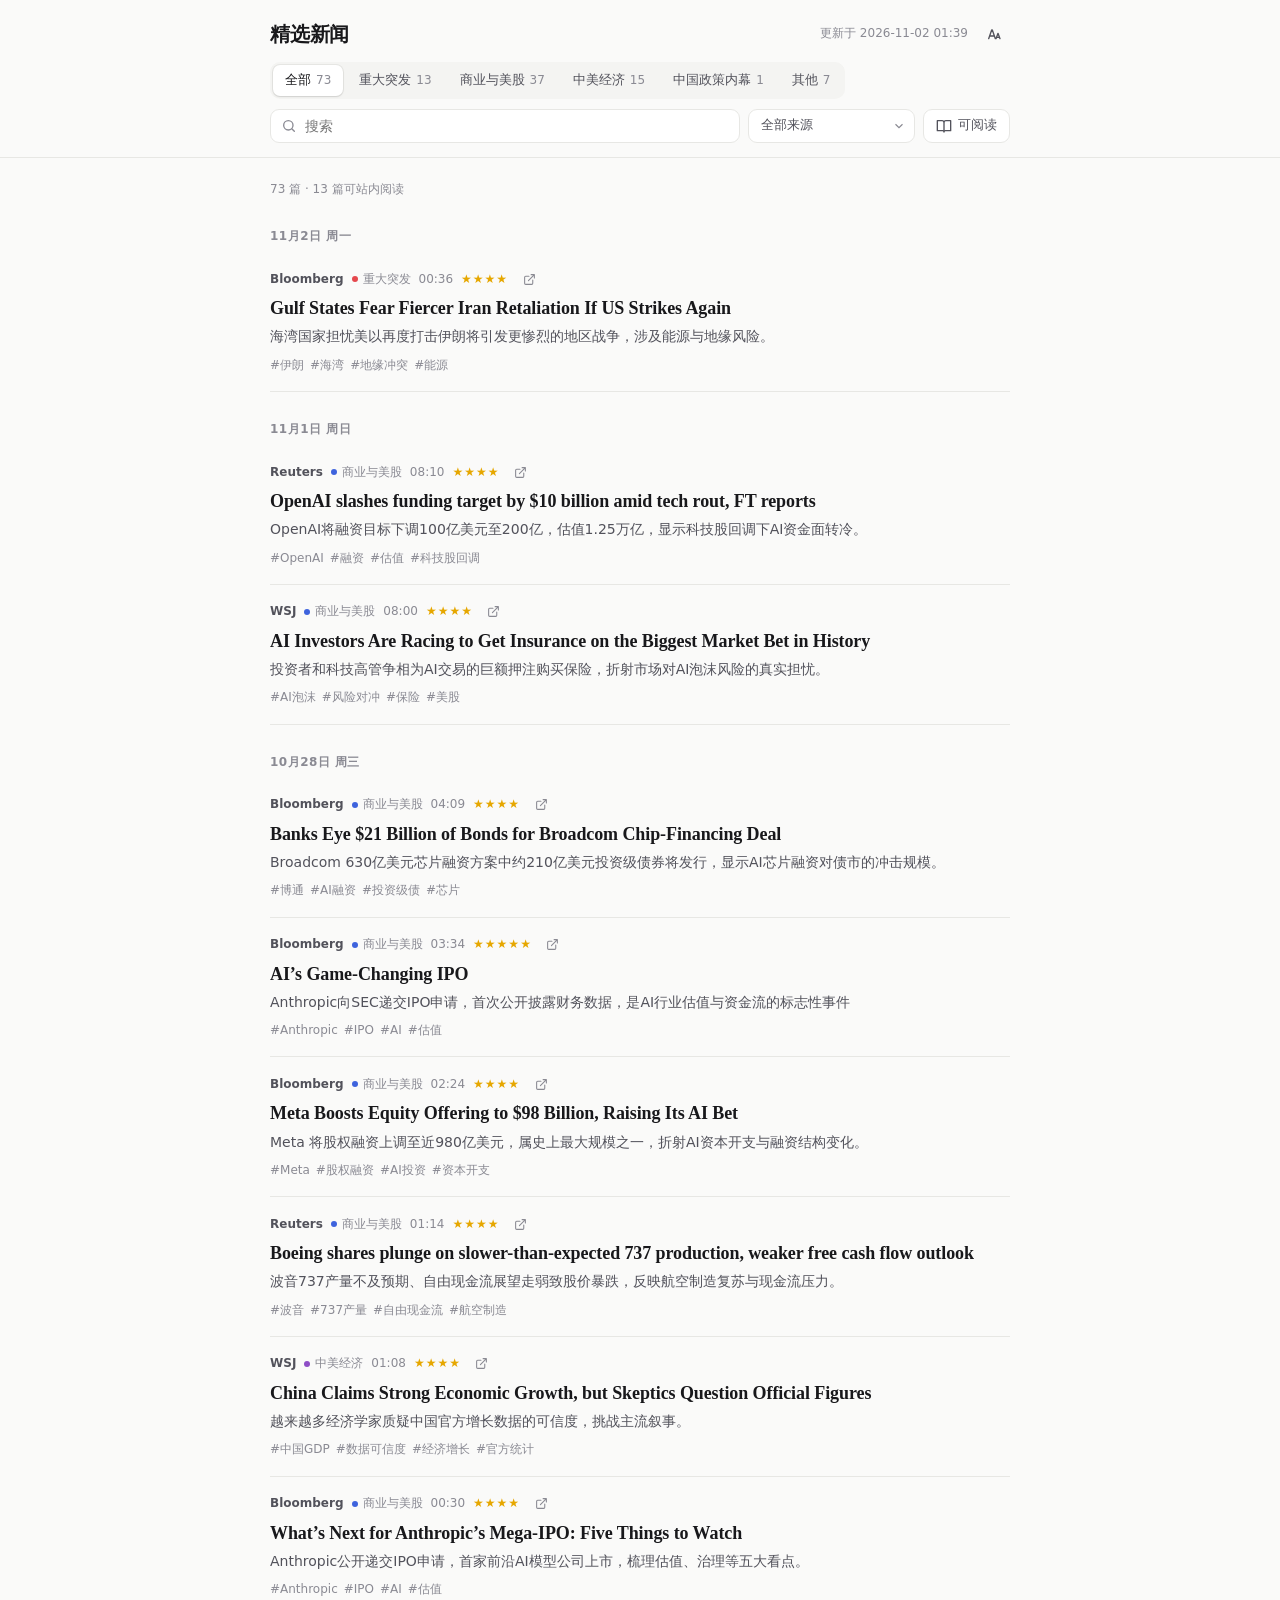
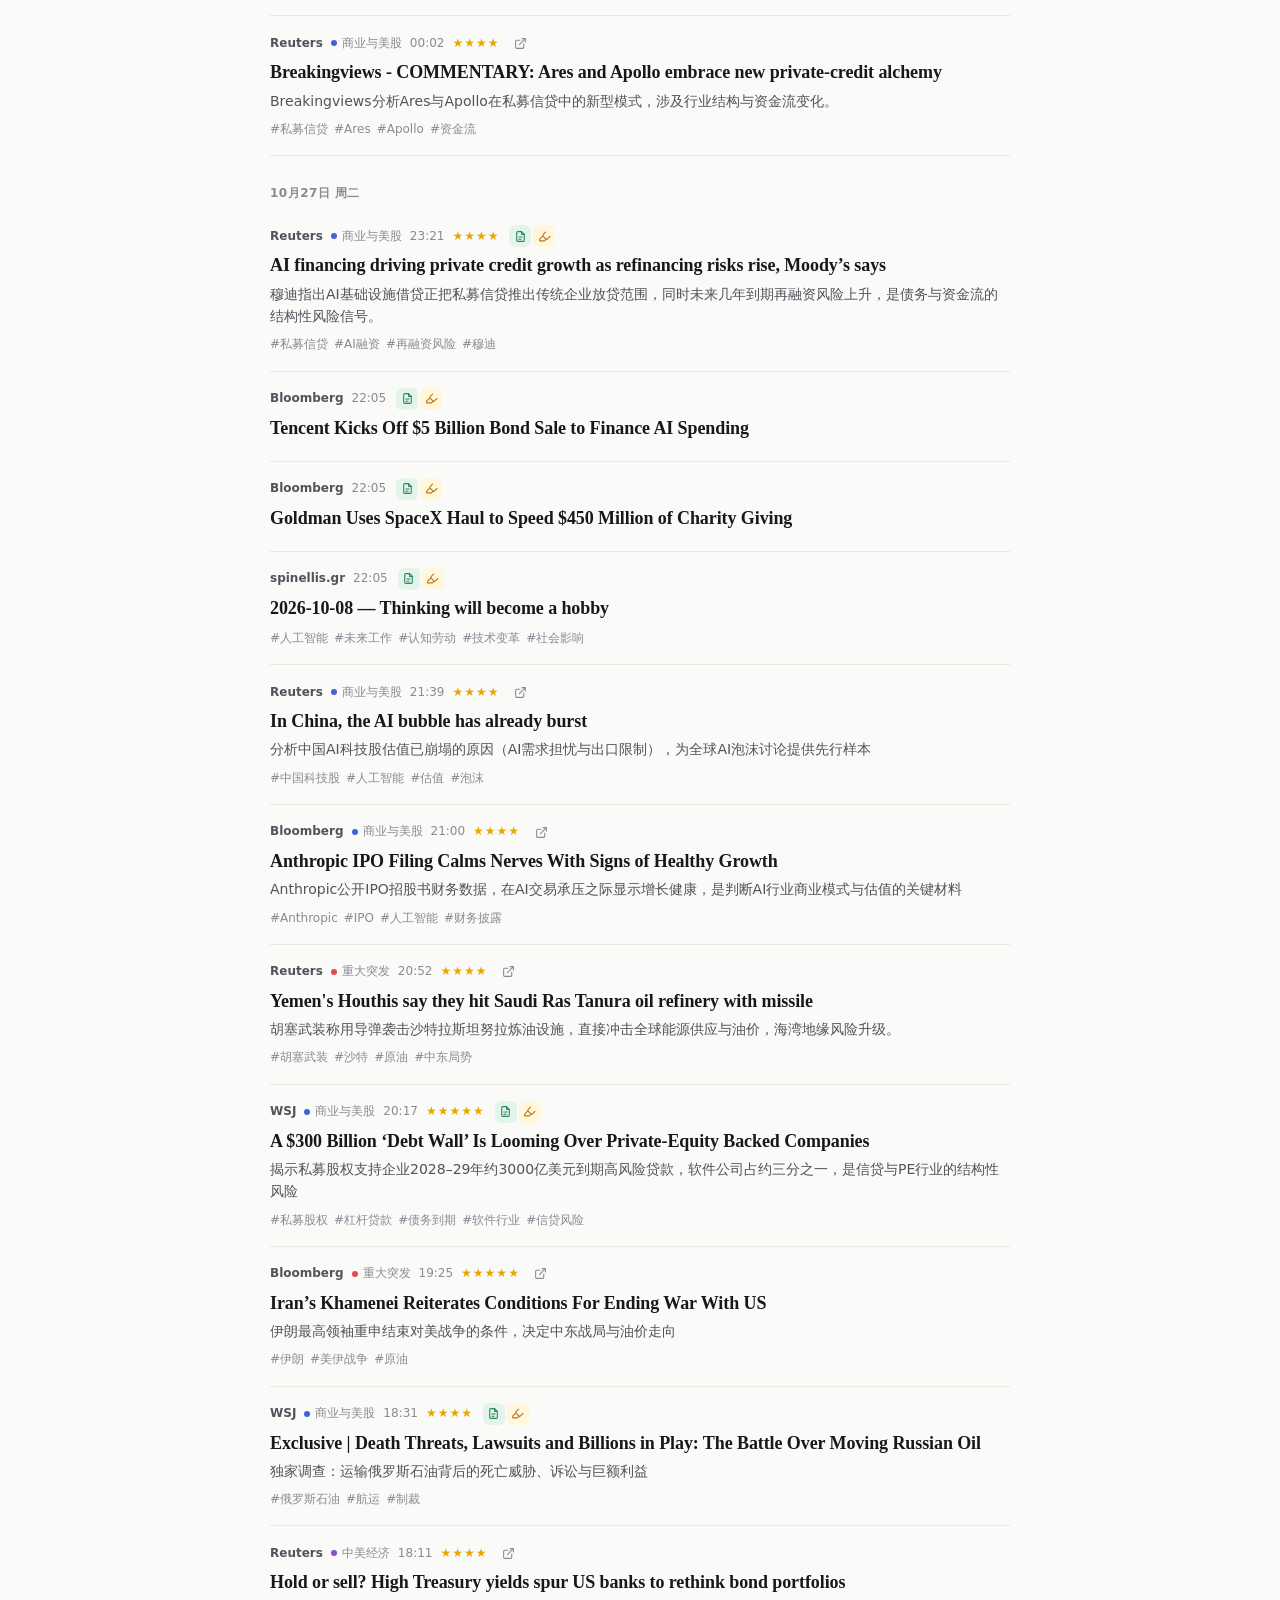
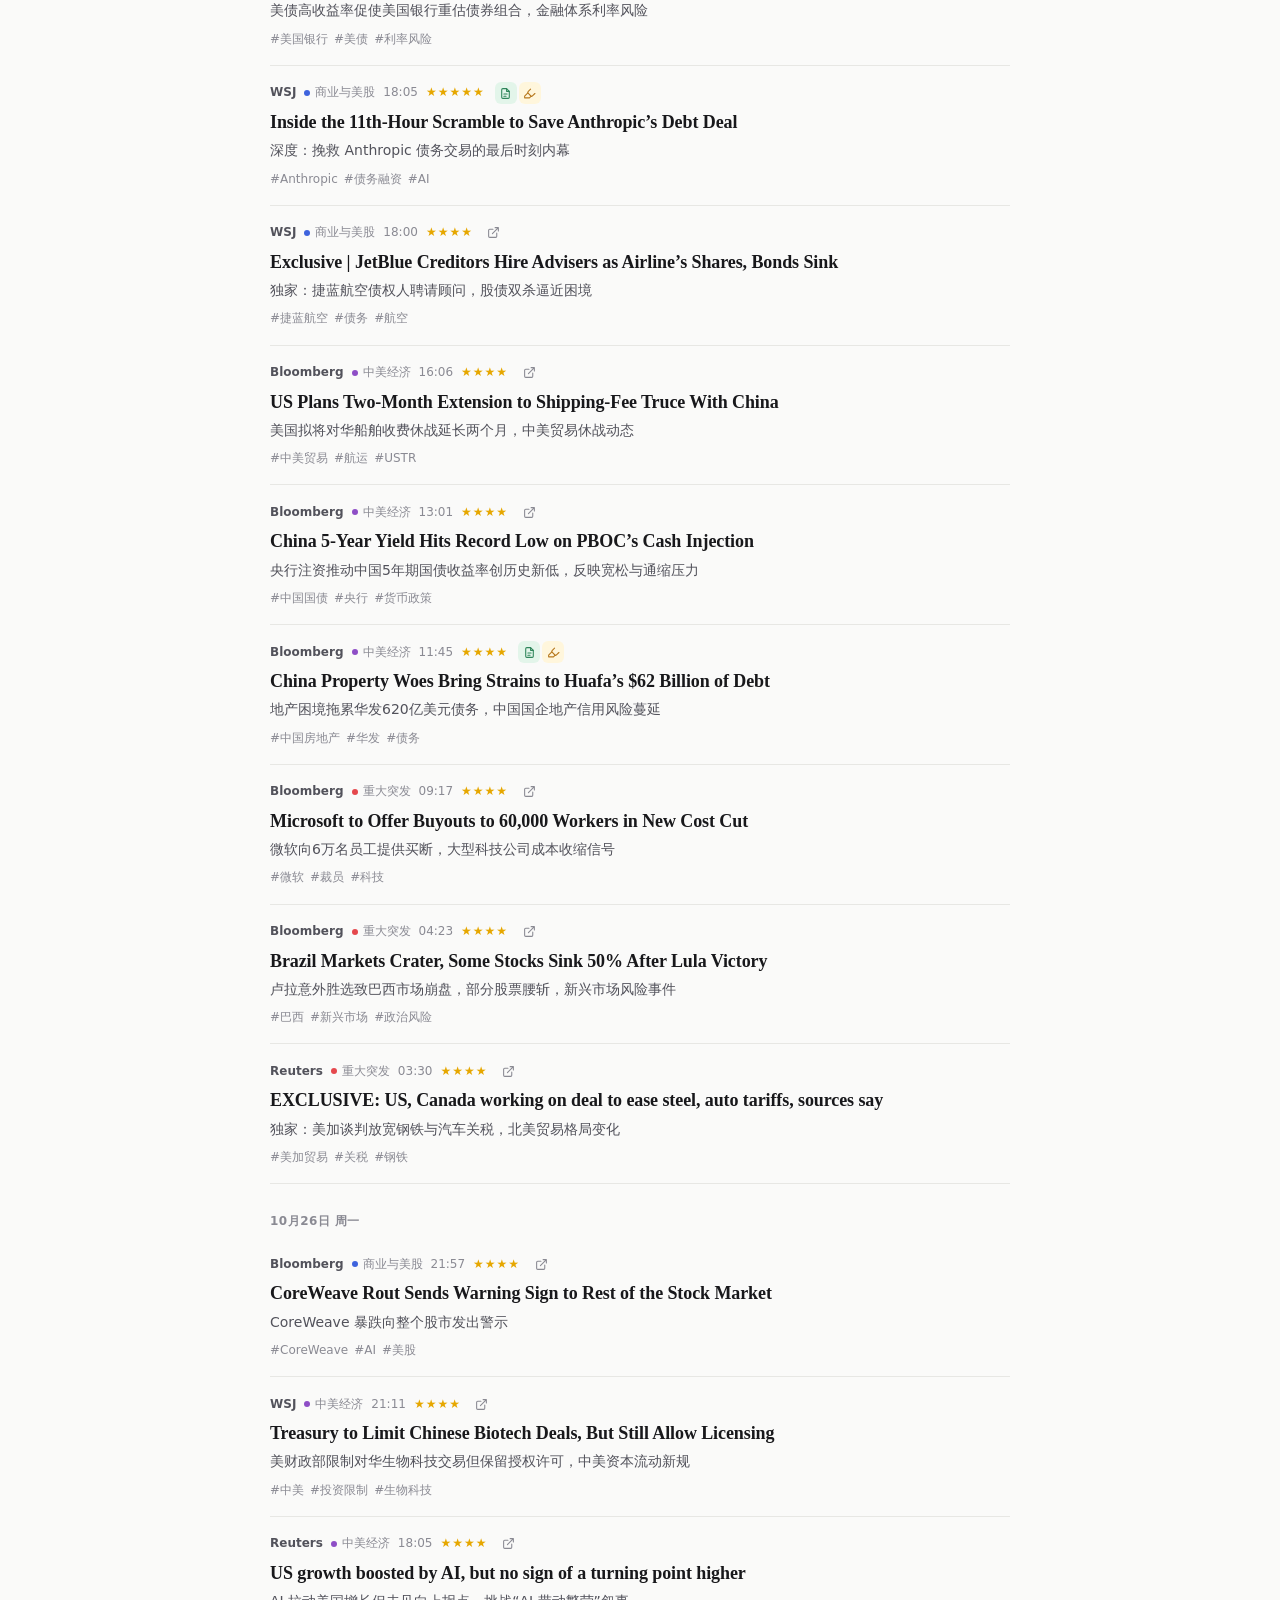
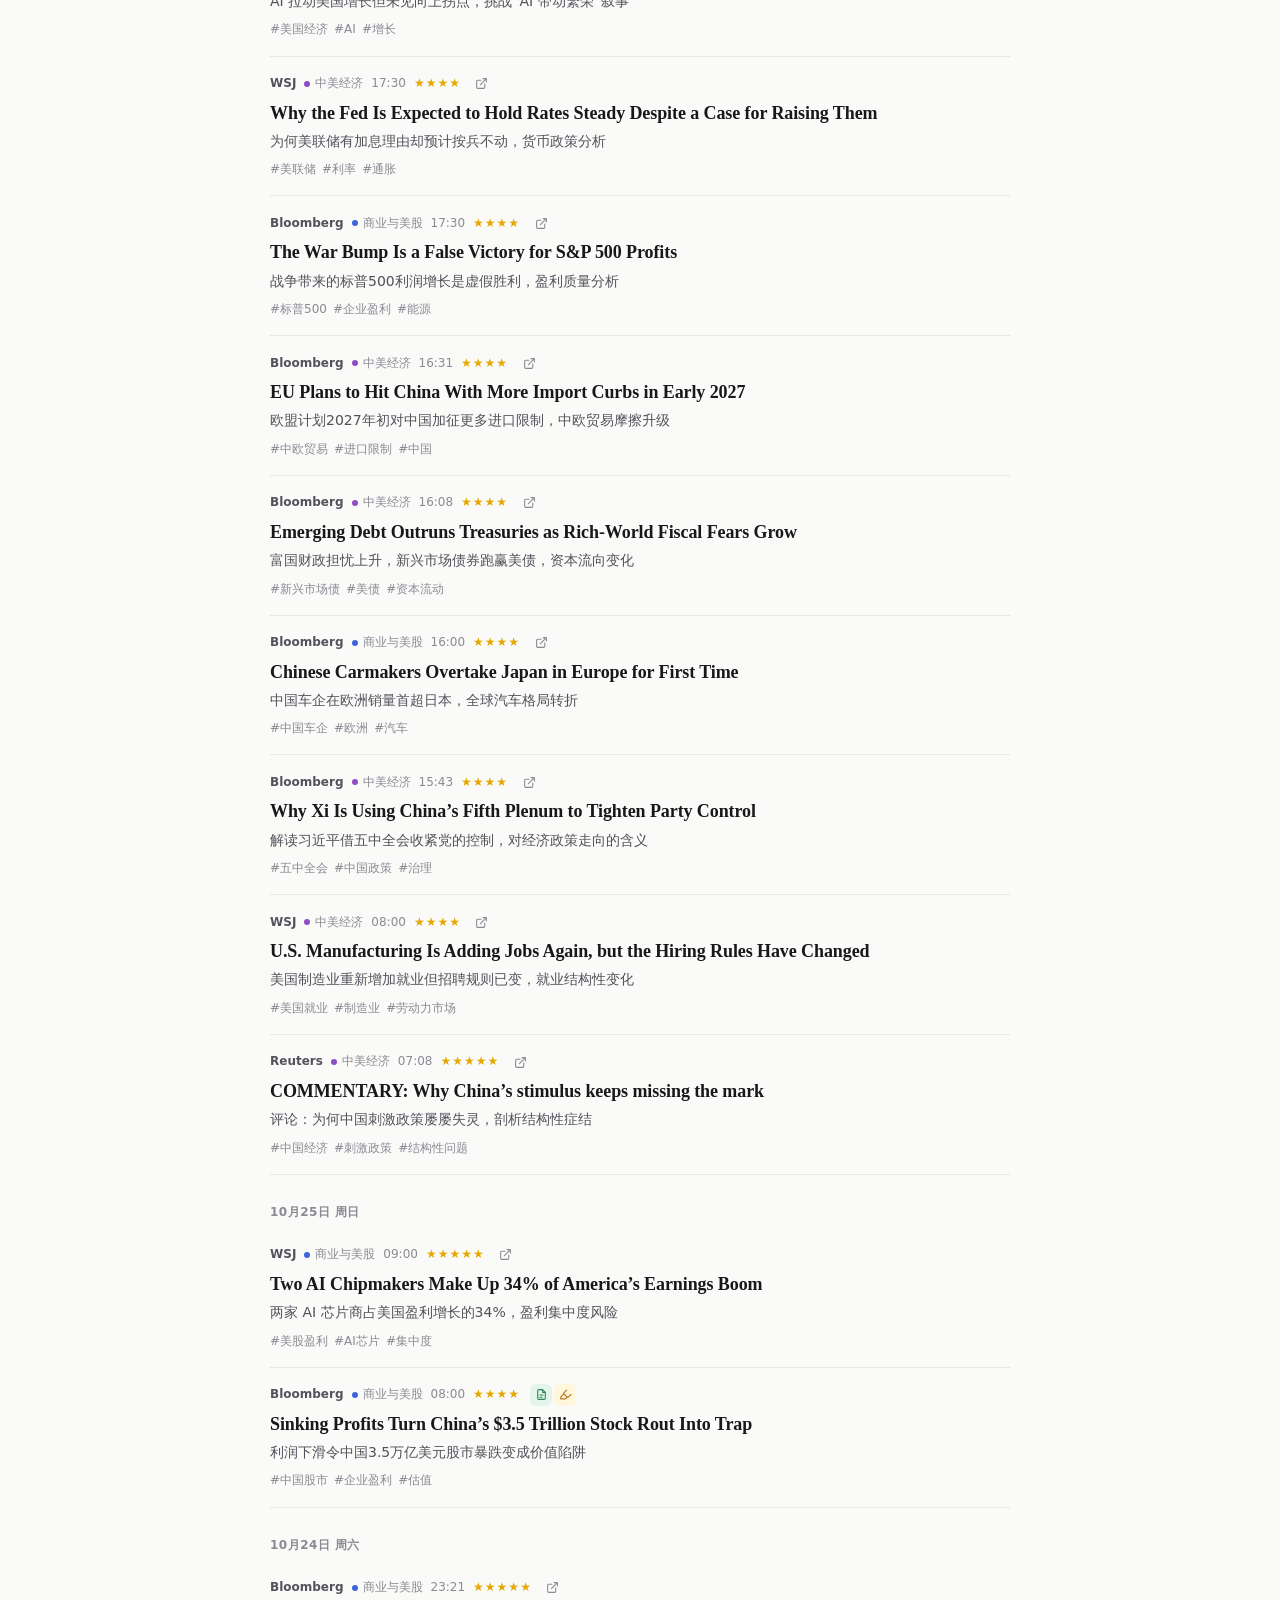
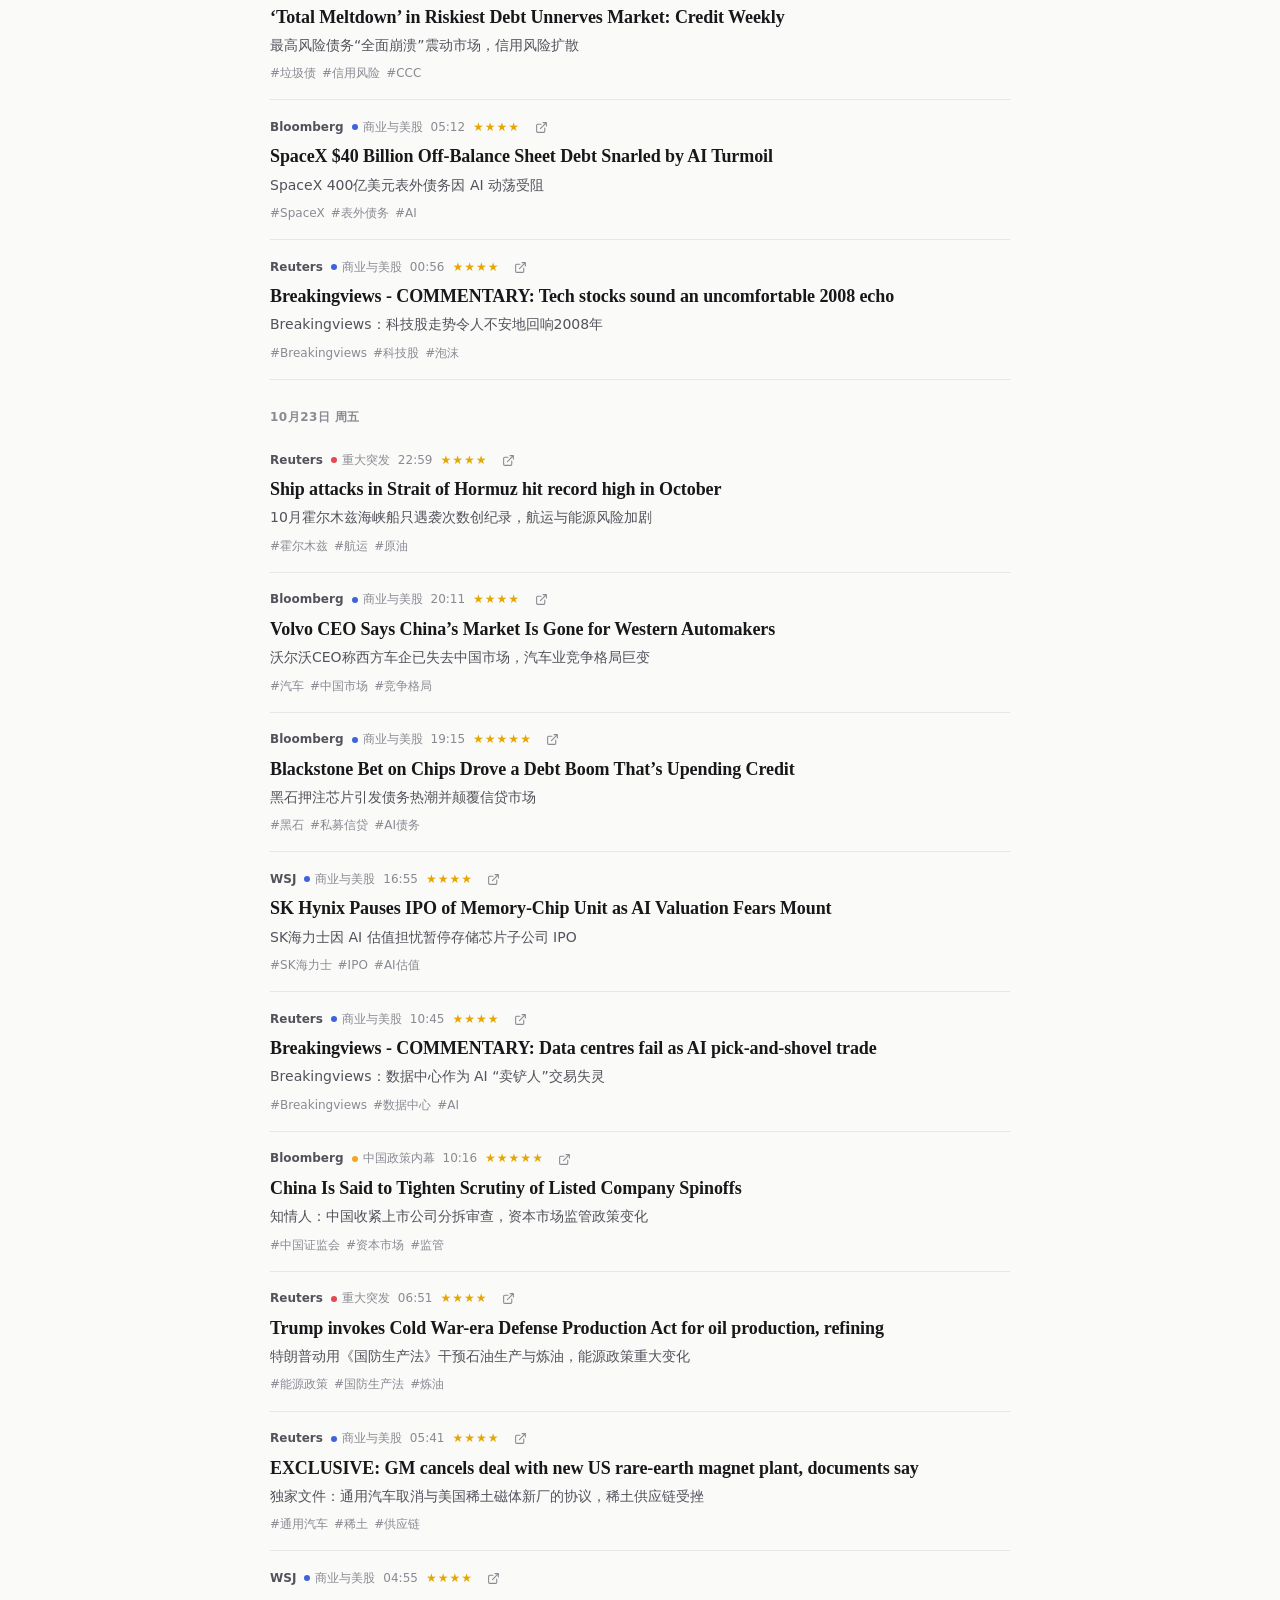
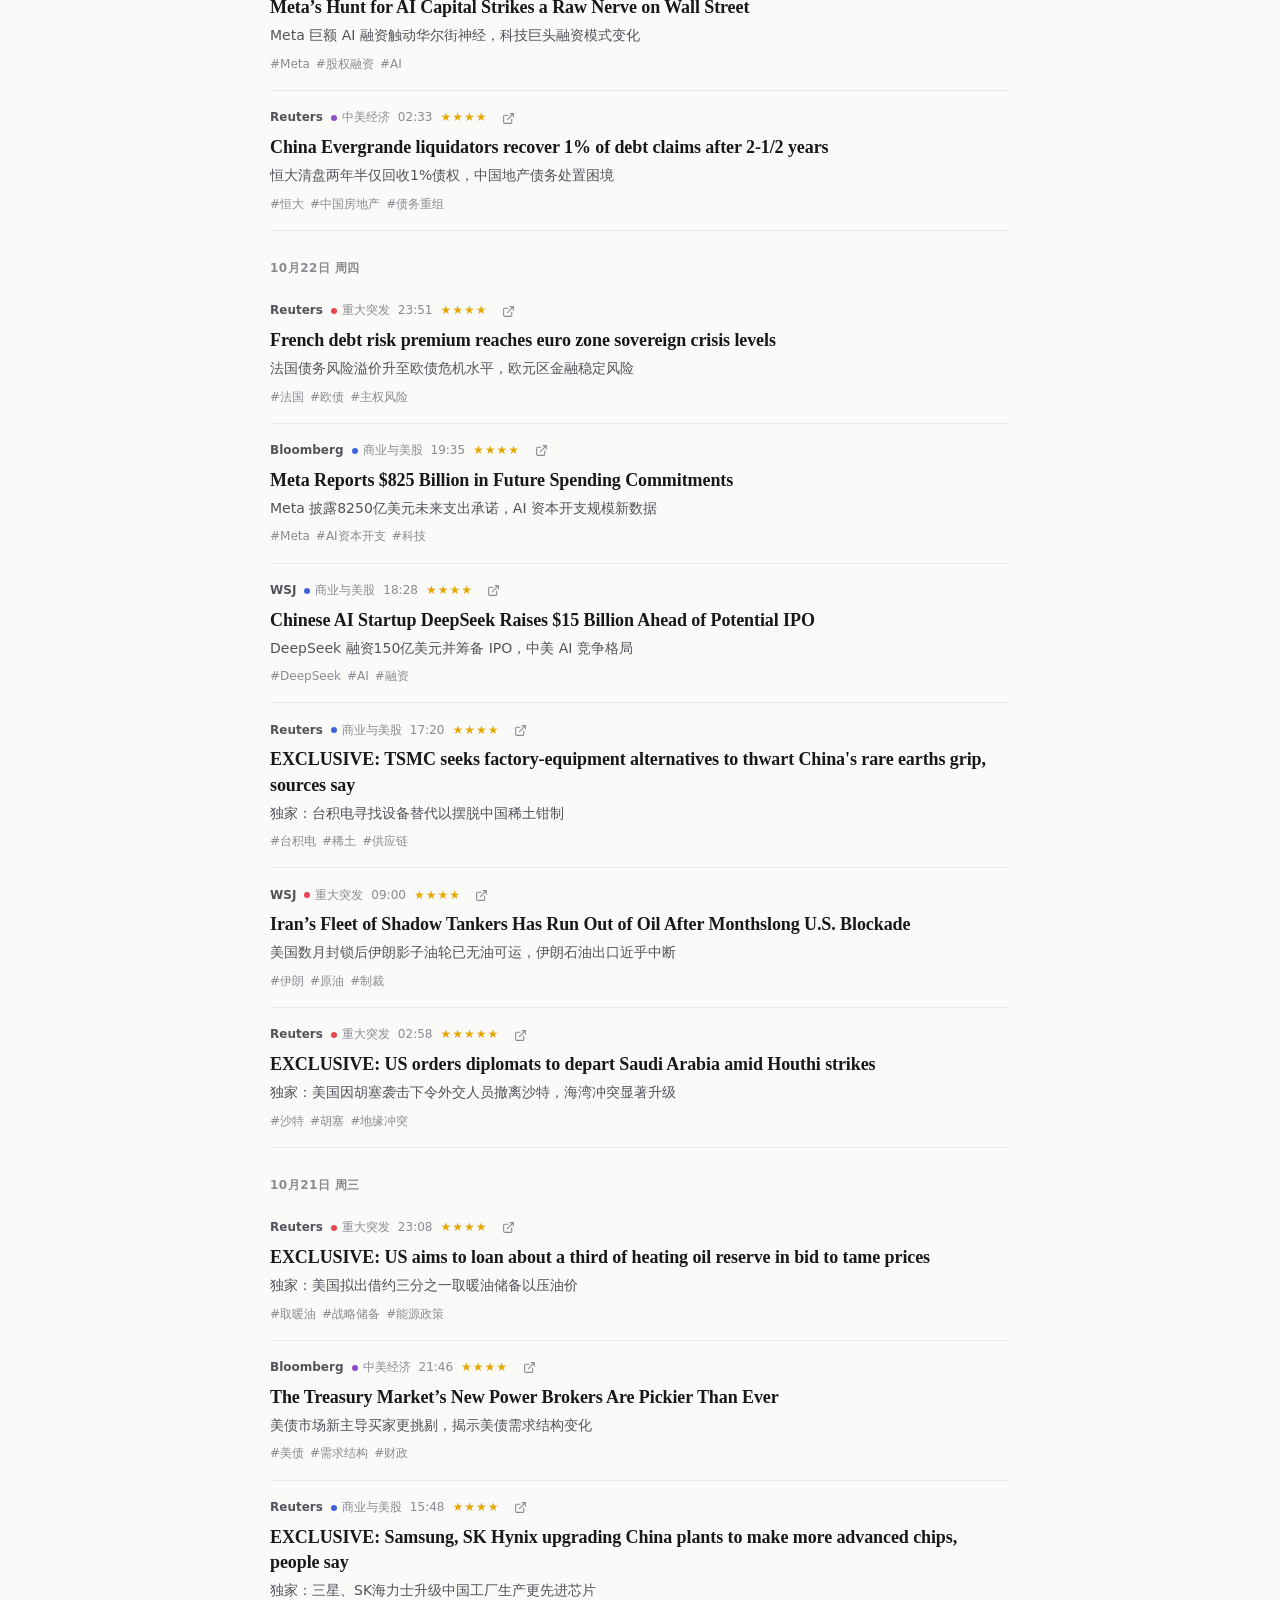
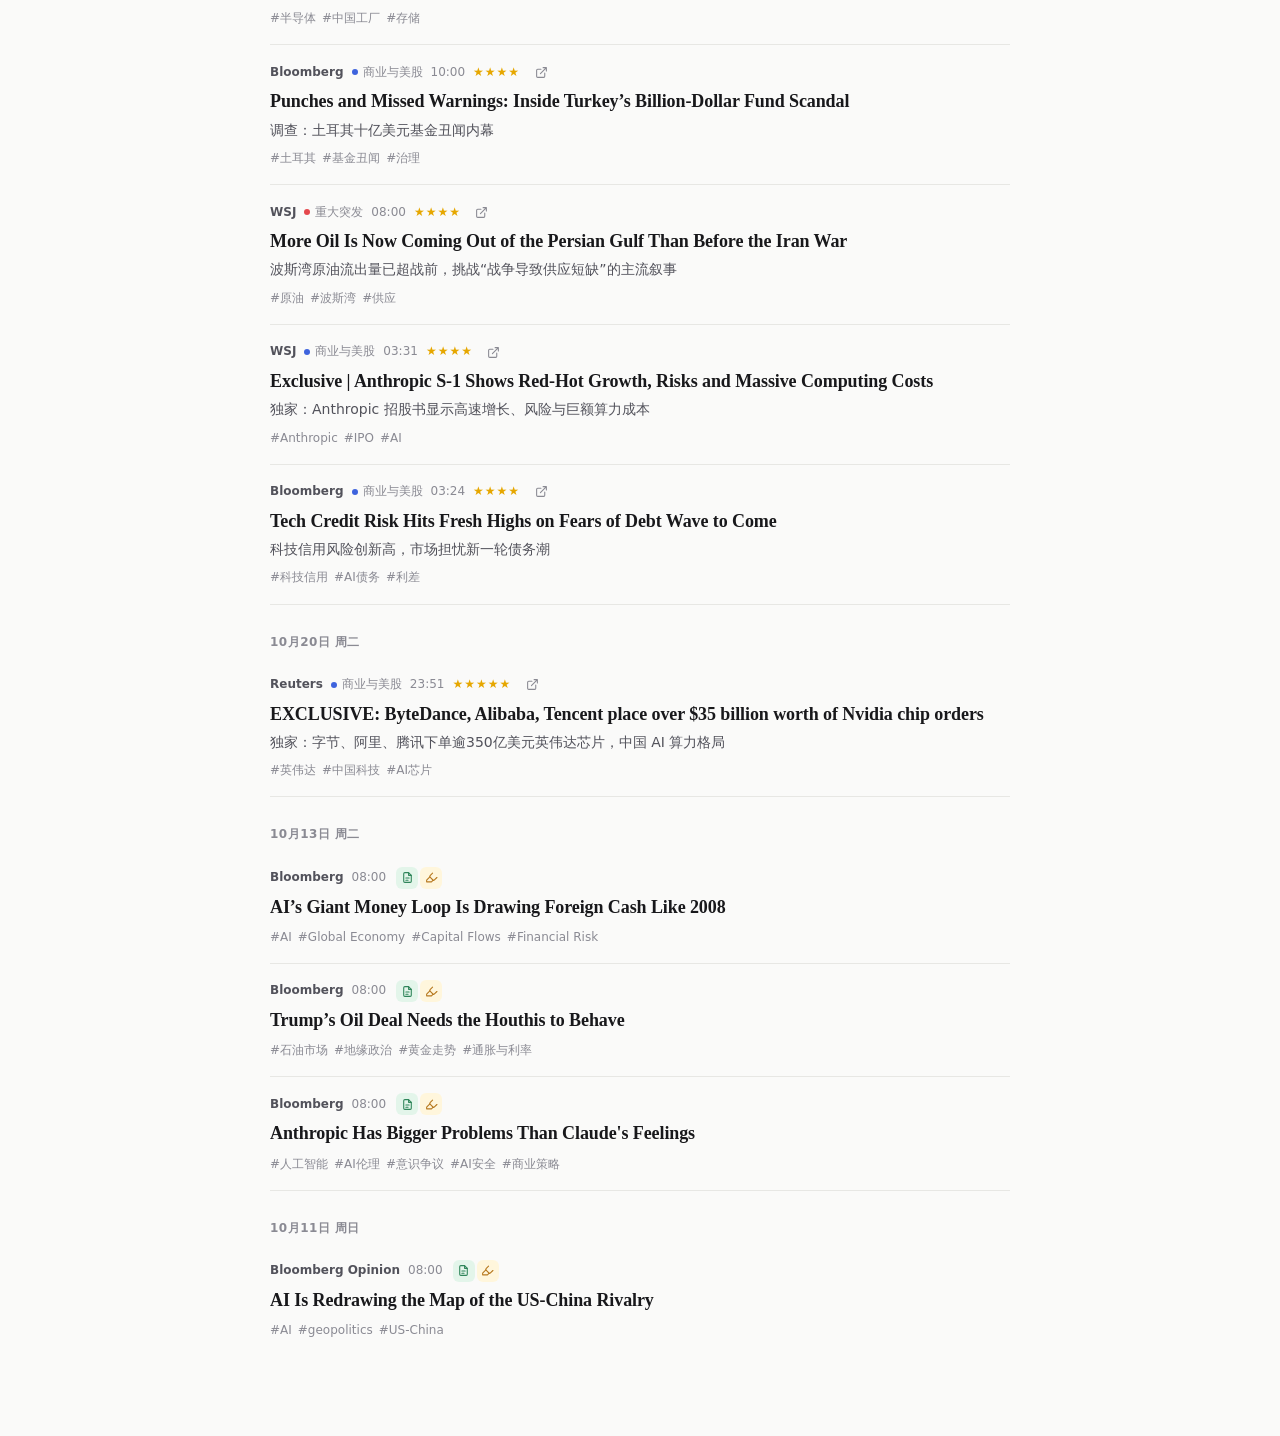
<file: news/index.html>
<!doctype html>
<html lang="zh-CN">
<head>
<meta charset="utf-8">
<meta name="viewport" content="width=device-width, initial-scale=1, viewport-fit=cover">
<meta name="referrer" content="no-referrer">
<title>精选新闻</title>
<style>
:root{--fs:19px;--k:1;--rfont:var(--serif);--bg:#fafaf9;--card:#fff;--soft:#f4f4f2;--hover:#ececea;--fg:#18181b;--fg2:#52525b;--fg3:#8a8a93;--line:#e7e7e4;
--accent:#4f5bd5;--accent-soft:#eef0ff;--word:#b7791f;--word-soft:#fff6dc;--phrase:#2f855a;--phrase-soft:#e3f5ea;--sentence:#4f5bd5;--sentence-soft:#e9edff;
--shadow:0 12px 40px -8px #1d1f2333,0 2px 6px #1d1f2314;
--hl-word:#f6b92626;--hl-word-l:#d69e2e99;--hl-phrase:#38b27024;--hl-phrase-l:#2f855a99;--hl-sentence:#5a67d814;--hl-sentence-l:#5a67d899;
--sans:-apple-system,BlinkMacSystemFont,"Segoe UI","PingFang SC","Hiragino Sans GB","Microsoft YaHei",system-ui,sans-serif;
--serif:"Charter","Iowan Old Style","Source Serif Pro",Georgia,"Songti SC",serif}
:root[data-theme=dark]{--bg:#141416;--card:#1c1c1f;--soft:#232327;--hover:#2c2c31;--fg:#ececee;--fg2:#a8a8b0;--fg3:#77777f;--line:#2e2e33;
--accent:#8f99ff;--accent-soft:#2a2d48;--word:#f0b955;--word-soft:#3a3120;--phrase:#68d391;--phrase-soft:#1f3529;--sentence:#8f99ff;--sentence-soft:#272b45;
--shadow:0 12px 40px -8px #000a,0 2px 6px #0006;--hl-word:#f0b95533;--hl-phrase:#68d39129;--hl-sentence:#8f99ff1f}
:root[data-theme=sepia]{--bg:#f5eee1;--card:#fbf6ec;--soft:#ede4d3;--hover:#e6dcc8;--fg:#3a3026;--fg2:#6b5d4d;--fg3:#998a76;--line:#e2d7c3;--accent:#9a5b2e;--accent-soft:#f1e2cf;--hl-sentence:#9a5b2e14;--hl-sentence-l:#9a5b2e88}
:root[data-theme=green]{--bg:#e6efe2;--card:#eff5ec;--soft:#dae6d5;--hover:#d0dfca;--fg:#25311f;--fg2:#4f5f47;--fg3:#7d8c75;--line:#cfdcc9;--accent:#3b7a57;--accent-soft:#d6e8da}

*{box-sizing:border-box}
html{-webkit-text-size-adjust:100%;-webkit-tap-highlight-color:transparent}
body{margin:0;background:var(--bg);transition:background .2s,color .2s;color:var(--fg);font:15px/1.6 var(--sans);-webkit-font-smoothing:antialiased}
button{font:inherit;color:inherit;background:none;border:0;cursor:pointer;padding:0}
a{color:inherit}
.wrap{max-width:780px;margin:0 auto;padding:0 20px}
svg{width:16px;height:16px;flex:none}

/* ---------- list ---------- */
header.top{position:sticky;top:0;z-index:10;transition:transform .25s ease;background:color-mix(in srgb,var(--bg) 88%,transparent);backdrop-filter:saturate(1.4) blur(14px);-webkit-backdrop-filter:saturate(1.4) blur(14px);border-bottom:1px solid var(--line)}
.brand{display:flex;align-items:center;justify-content:space-between;gap:12px;padding:18px 0 12px}
.brand h1{margin:0;font:650 20px/1.2 var(--sans);letter-spacing:-.01em}
.brand .upd{font-size:12px;color:var(--fg3)}
.controls{display:flex;flex-direction:column;gap:10px;padding-bottom:14px}
.seg{display:flex;gap:4px;overflow-x:auto;scrollbar-width:none;padding:3px;background:var(--soft);border-radius:10px;width:max-content;max-width:100%}
.seg::-webkit-scrollbar{display:none}
.seg button{padding:5px 12px;border-radius:7px;font-size:13px;color:var(--fg2);white-space:nowrap;transition:background .15s,color .15s}
.seg button:hover{color:var(--fg)}
.seg button.on{background:var(--card);color:var(--fg);box-shadow:0 1px 2px #0000001a,0 0 0 1px var(--line)}
.seg button .n{margin-left:5px;color:var(--fg3);font-size:12px}
.row2{display:flex;gap:8px;align-items:center;flex-wrap:wrap}
.search{flex:1;min-width:200px;position:relative}
.search svg{position:absolute;left:11px;top:50%;transform:translateY(-50%);color:var(--fg3)}
.search input{width:100%;height:34px;border:1px solid var(--line);background:var(--card);border-radius:9px;padding:0 12px 0 34px;font:inherit;font-size:14px;color:var(--fg);outline:none}
.search input:focus{border-color:var(--accent);box-shadow:0 0 0 3px var(--accent-soft)}
.pill{height:34px;padding:0 12px;border:1px solid var(--line);background:var(--card);border-radius:9px;font-size:13px;color:var(--fg2);display:inline-flex;align-items:center;gap:6px}
.pill.on{border-color:var(--fg);color:var(--fg)}
select.pill{appearance:none;padding-right:28px;background-image:url("data:image/svg+xml,%3Csvg xmlns='http://www.w3.org/2000/svg' viewBox='0 0 24 24' fill='none' stroke='%238a8a93' stroke-width='2'%3E%3Cpath d='m6 9 6 6 6-6'/%3E%3C/svg%3E");background-repeat:no-repeat;background-position:right 8px center;background-size:14px;cursor:pointer;font:inherit;font-size:13px}
main.list{padding-top:8px;padding-bottom:calc(80px + env(safe-area-inset-bottom))}
.count{font-size:12px;color:var(--fg3);margin:14px 0 4px}
.day{position:relative;font-size:12px;font-weight:600;color:var(--fg3);letter-spacing:.04em;margin:28px 0 6px}
.item.busy{opacity:.55}
.item{display:block;padding:16px 0;border-bottom:1px solid var(--line);text-decoration:none;cursor:pointer}
.item:last-child{border-bottom:0}
.item:hover .t{color:var(--accent)}
.m{display:flex;align-items:center;gap:8px;font-size:12px;color:var(--fg3);flex-wrap:wrap}
.m .src{color:var(--fg2);font-weight:600}
.dot{width:6px;height:6px;border-radius:50%;background:var(--fg3);display:inline-block}
.topic{display:inline-flex;align-items:center;gap:5px}
.tp-breaking .dot{background:#e5484d}.tp-business_markets .dot{background:#3e63dd}.tp-china_us_economy .dot{background:#8e4ec6}.tp-china_policy_insider .dot{background:#f5a524}
.stars{color:#e6a700;letter-spacing:1px}
.badge{display:inline-flex;align-items:center;gap:4px;height:20px;padding:0 7px;border-radius:999px;font-size:11px;font-weight:600}
.st{display:inline-flex;align-items:center;gap:2px;margin-left:2px}
.st i{width:22px;height:22px;border-radius:6px;display:inline-flex;align-items:center;justify-content:center}
.st i svg{width:13px;height:13px}
.st .s-text{color:var(--phrase);background:var(--phrase-soft)}
.st .s-ana{color:var(--word);background:var(--word-soft)}
.st .s-ext{color:var(--fg3)}
.b-ext{color:var(--fg3)}
.t{font:600 calc(18px*var(--k))/1.4 var(--serif);margin:6px 0 4px;color:var(--fg);transition:color .15s;letter-spacing:-.005em}
.r{margin:0;font-size:calc(14px*var(--k));color:var(--fg2)}
.tags{display:flex;gap:6px;flex-wrap:wrap;margin-top:8px}
.tag{font-size:12px;color:var(--fg3);cursor:pointer}
.tag:hover{color:var(--accent)}
.empty{color:var(--fg3);text-align:center;padding:60px 0}

/* ---------- reader ---------- */
.rbar{position:sticky;top:0;z-index:10;background:color-mix(in srgb,var(--bg) 88%,transparent);backdrop-filter:blur(14px);-webkit-backdrop-filter:blur(14px);border-bottom:1px solid var(--line)}
.rbar .wrap{display:flex;align-items:center;gap:10px;height:52px}
.back{display:inline-flex;align-items:center;gap:6px;height:32px;padding:0 10px 0 6px;border-radius:8px;color:var(--fg2);font-size:14px}
.back:hover{background:var(--hover);color:var(--fg)}
.rbar .sp{flex:1}
.legend{display:flex;gap:4px}
.legend button{height:28px;padding:0 10px;border-radius:999px;font-size:12px;font-weight:600;border:1px solid var(--line);color:var(--fg3);display:inline-flex;align-items:center;gap:5px}
.legend button i{width:8px;height:8px;border-radius:2px;display:inline-block}
.legend button.on.lw{background:var(--word-soft);color:var(--word);border-color:transparent}
.legend button.on.lp{background:var(--phrase-soft);color:var(--phrase);border-color:transparent}
.legend button.on.ls{background:var(--sentence-soft);color:var(--sentence);border-color:transparent}
.lw i{background:var(--word)}.lp i{background:var(--phrase)}.ls i{background:var(--sentence)}
.icon-btn{width:32px;height:32px;border-radius:8px;display:inline-flex;align-items:center;justify-content:center;color:var(--fg2)}
.icon-btn:hover{background:var(--hover);color:var(--fg)}
article.reader{max-width:700px;margin:0 auto;padding:40px 20px 120px}
.reader .m{margin-bottom:14px}
.reader h1{font:700 calc(34px*var(--k))/1.22 var(--rfont);letter-spacing:-.015em;margin:0 0 14px}
.byline{font-size:14px;color:var(--fg2);margin-bottom:22px}
.why{background:var(--soft);border-radius:12px;padding:14px 16px;font-size:14px;color:var(--fg2);margin:0 0 30px}
.why b{display:block;color:var(--fg3);font-size:11px;font-weight:600;letter-spacing:.06em;margin-bottom:4px}
.hero{margin:0 0 30px}
.hero img{width:100%;border-radius:12px;display:block;background:var(--soft)}
.body p{font-size:var(--fs);line-height:1.75;font-family:var(--rfont);margin:0 0 1.15em;color:var(--fg)}
.hl{cursor:pointer;border-radius:2px;text-underline-offset:4px;transition:background .15s}
.hl-word{background:var(--hl-word);text-decoration:underline solid var(--hl-word-l) 2px}
.hl-phrase{background:var(--hl-phrase);text-decoration:underline solid var(--hl-phrase-l) 2px}
.hl-sentence{background:var(--hl-sentence);text-decoration:underline dotted var(--hl-sentence-l) 2px}
.hl.active{outline:2px solid var(--accent);outline-offset:1px}
body.off-word .hl-word,body.off-phrase .hl-phrase,body.off-sentence .hl-sentence{background:none;text-decoration:none;cursor:text}
.src-link{display:inline-flex;align-items:center;gap:6px;margin-top:30px;font-size:14px;color:var(--fg2);text-decoration:none;border:1px solid var(--line);border-radius:9px;padding:8px 12px}
.src-link:hover{color:var(--fg);border-color:var(--fg3)}
.aa{position:relative}
.panel{position:fixed;z-index:60;width:280px;background:var(--card);border:1px solid var(--line);border-radius:14px;box-shadow:var(--shadow);padding:14px;display:none;font-size:13px;color:var(--fg2)}
.panel.open{display:block;animation:in .16s cubic-bezier(.2,.8,.3,1)}
.panel h5{margin:0 0 8px;font-size:11px;font-weight:600;letter-spacing:.06em;color:var(--fg3)}
.panel .grp+.grp{margin-top:14px}
.swatches{display:flex;gap:8px}
.swatches button{width:40px;height:40px;border-radius:50%;border:1px solid var(--line);position:relative;font-size:11px;color:#555}
.swatches button.on{box-shadow:0 0 0 2px var(--card),0 0 0 4px var(--accent)}
.sizer{display:flex;align-items:center;gap:8px}
.sizer button{width:36px;height:32px;border-radius:8px;border:1px solid var(--line);color:var(--fg)}
.sizer button:hover{background:var(--hover)}
.sizer input{flex:1;accent-color:var(--accent)}
.sizer .v{width:34px;text-align:right;font-variant-numeric:tabular-nums;color:var(--fg)}
.two{display:flex;background:var(--soft);border-radius:9px;padding:3px}
.two button{flex:1;height:30px;border-radius:7px;color:var(--fg2)}
.two button.on{background:var(--card);color:var(--fg);box-shadow:0 1px 2px #0000001a,0 0 0 1px var(--line)}
.loading{color:var(--fg3);padding:80px 0;text-align:center}

/* ---------- popover (ported from popover.ts) ---------- */
.pop{position:fixed;z-index:100;left:0;top:0;display:none}
.card{width:min(400px,calc(100vw - 16px));max-height:min(70vh,560px);display:flex;flex-direction:column;background:var(--card);border:1px solid var(--line);border-radius:14px;box-shadow:var(--shadow);overflow:hidden;animation:in .16s cubic-bezier(.2,.8,.3,1);font:14px/1.6 var(--sans)}
@keyframes in{from{opacity:0;transform:translateY(var(--from,6px)) scale(.98)}}
.card .bar{display:flex;align-items:center;gap:6px;padding:8px 8px 8px 14px;border-bottom:1px solid var(--line);background:var(--soft);font-size:12px;color:var(--fg3)}
.card .bar .label{flex:1;font-weight:600;letter-spacing:.04em}
.card .bar button{width:28px;height:28px;border-radius:8px;display:inline-flex;align-items:center;justify-content:center}
.card .bar button:hover,.actions button:hover{background:var(--hover);color:var(--fg)}
.card .pbody{overflow:auto;overscroll-behavior:contain;padding:4px 16px 14px}
.entry{padding:12px 0}.entry+.entry{border-top:1px dashed var(--line)}
.head{display:flex;align-items:flex-start;gap:8px}
.ttl{flex:1;min-width:0}
.word{font-size:20px;font-weight:700;line-height:1.3;word-break:break-word}
.word.long{font-size:15px;font-weight:600;line-height:1.5}
.meta{display:flex;flex-wrap:wrap;align-items:center;gap:6px;margin-top:4px;color:var(--fg2);font-size:13px}
.chip{display:inline-block;padding:0 8px;border-radius:999px;font-size:11px;font-weight:600;line-height:20px;background:var(--hover);color:var(--fg2)}
.chip.word{background:var(--word-soft);color:var(--word)}.chip.phrase{background:var(--phrase-soft);color:var(--phrase)}.chip.sentence{background:var(--sentence-soft);color:var(--sentence)}
.actions button.saved{color:#e0a100}.actions button.saved svg{fill:currentColor}.actions button.busy{opacity:.45;pointer-events:none}
.tokhint{display:block;width:100%;margin:0 0 18px;padding:10px 12px;border:1px dashed var(--line);border-radius:10px;background:transparent;color:var(--fg3);font:inherit;font-size:13px;cursor:pointer}
.toast{position:fixed;left:50%;bottom:calc(28px + env(safe-area-inset-bottom));transform:translateX(-50%);z-index:80;background:var(--fg);color:var(--bg);font-size:13px;padding:9px 14px;border-radius:10px;box-shadow:0 6px 24px rgba(0,0,0,.18);max-width:calc(100vw - 32px);opacity:0;transition:opacity .2s;pointer-events:none}.toast.on{opacity:1}
.actions{display:flex;gap:2px;margin-top:-2px}.actions button{width:30px;height:30px;border-radius:8px;display:inline-flex;align-items:center;justify-content:center;color:var(--fg2)}
.meaning{margin:10px 0 0;font-size:15px;font-weight:500}
.section{margin-top:12px}
.section h4{margin:0 0 6px;font-size:11px;font-weight:600;letter-spacing:.06em;color:var(--fg3)}
.section p{margin:0}
.translation{padding:10px 12px;border-radius:10px;background:var(--soft);border-left:3px solid var(--accent)}
.example{padding:8px 12px;border-radius:10px;background:var(--soft)}.example+.example{margin-top:6px}
.example .en{font-style:italic}.example .zh{color:var(--fg2);font-size:13px}
.structure{display:flex;flex-direction:column;gap:6px}
.part{display:grid;grid-template-columns:auto 1fr;gap:2px 10px;align-items:baseline}
.part .role{grid-row:span 2;font-size:11px;font-weight:600;padding:0 8px;line-height:20px;border-radius:6px;background:var(--accent-soft);color:var(--accent);white-space:nowrap}
.part .note{grid-column:2;color:var(--fg2);font-size:13px}
.sentence-entry{--analysis-accent:#2f6b57;padding:12px 4px 18px}
.sentence-entry .sentence-label{margin-bottom:8px;color:var(--analysis-accent);font-size:12px;font-weight:600}
.sentence-entry .word{font-size:16px;font-weight:400;line-height:1.65}
.sentence-entry .section{margin-top:12px;padding-top:8px;border-top:1px solid var(--line)}
.sentence-entry .section h4{margin-bottom:4px;color:var(--analysis-accent);font-size:13px;letter-spacing:normal}
.sentence-entry .translation{padding:0;border:0;border-radius:0;background:none;font-size:16px}
.sentence-entry .structure{gap:8px}
.sentence-entry .part{display:flex;flex-direction:column;align-items:stretch;gap:2px;padding-left:10px;border-left:4px solid var(--role-color)}
.sentence-entry .part .role{padding:0;background:none;color:var(--role-color);font-size:12px;line-height:1.6;white-space:normal}
.sentence-entry .part .note{font-size:12px}
.role-color{--role-color:var(--role-light);color:var(--role-color)}
:root[data-theme=dark] .sentence-entry{--analysis-accent:#8fd3b6}:root[data-theme=dark] .role-color{--role-color:var(--role-dark)}
.foot{padding:6px 14px;border-top:1px solid var(--line);font-size:11px;color:var(--fg3);background:var(--soft)}
kbd{font:inherit;padding:0 4px;border:1px solid var(--line);border-radius:4px;background:var(--card)}
.sheet-handle{display:none}
@media(max-width:600px){
 .wrap{padding:0 16px}
 .brand{padding:12px 0 10px}.brand h1{font-size:18px}.brand .upd{display:none}
 .controls{gap:8px;padding-bottom:10px}
 .seg{max-width:calc(100vw - 32px)}.seg button{padding:6px 11px}
 .row2{flex-wrap:nowrap}.search{min-width:0}
 .search input,.pill{height:38px;font-size:16px}
 .pill{padding:0 10px;font-size:14px}select.pill{max-width:108px;font-size:14px}
 .pill#only span{display:none}
 header.top.hide{transform:translateY(-100%)}
 .seg{-webkit-mask-image:linear-gradient(90deg,#000 88%,transparent);mask-image:linear-gradient(90deg,#000 88%,transparent);padding-right:24px}
 .item{padding:14px 16px;margin:0 -16px}.item:active{background:var(--hover)}.t{margin:5px 0 3px}
 .stars{font-size:11px;letter-spacing:0}
 .card{touch-action:pan-y}.card.dragging{transition:none!important;animation:none!important}
 .day{margin:22px 0 4px}
 .rbar .wrap{height:50px;gap:6px}
 .legend button{height:30px;padding:0 9px}.legend button span{display:none}
 .icon-btn{width:38px;height:38px}
 article.reader{padding:24px 18px calc(110px + env(safe-area-inset-bottom))}
 .reader h1{font-size:calc(26px*var(--k))}
 .byline{font-size:13px;margin-bottom:18px}
 .hero{margin:0 -18px 24px}.hero img{border-radius:0}
 .why{padding:12px 14px;margin-bottom:24px}
 .pop{left:0;right:0;top:auto!important;bottom:0;transform:none!important}
 .card{width:100%;max-height:68vh;border-radius:18px 18px 0 0;border-bottom:0;padding-bottom:env(safe-area-inset-bottom);--from:40px!important}
 .card .foot{display:none}
 .sheet-handle{display:block;width:36px;height:5px;border-radius:3px;background:var(--line);margin:8px auto 0}
 .card .bar{background:var(--card);border-bottom:1px solid var(--line);padding-top:4px}
 .actions button,.card .bar button{width:38px;height:38px}
 .panel{position:fixed;left:0;right:0;top:auto;bottom:0;width:auto;border-radius:18px 18px 0 0;padding:18px 18px calc(22px + env(safe-area-inset-bottom));border-bottom:0}
 .swatches{justify-content:space-between}.swatches button{width:46px;height:46px}
 .sizer button{width:44px;height:38px}.two button{height:36px}
}
@media(prefers-reduced-motion:reduce){.card{animation:none}}
</style>
</head>
<body>
<div id="app"></div>
<div class="pop" id="pop"><div class="card" role="dialog"><div class="sheet-handle"></div><div class="bar"><span class="label" id="popLabel">AI 解析</span><button id="popClose" title="关闭 (Esc)" aria-label="关闭"></button></div><div class="pbody" id="popBody"></div><div class="foot">点击高亮查看解析 · <kbd>Esc</kbd> 关闭</div></div></div>
<script id="data" type="application/json">[{"id": "6ae7794bc0f71a1c9a8c9ce9", "title": "Gulf States Fear Fiercer Iran Retaliation If US Strikes Again", "url": "https://www.bloomberg.com/news/articles/2026-11-01/gulf-states-fear-fiercer-iran-retaliation-if-us-strikes-again", "source": "Bloomberg", "author": "", "topic": "breaking", "score": 4, "reason": "海湾国家担忧美以再度打击伊朗将引发更惨烈的地区战争，涉及能源与地缘风险。", "summary": "Gulf states fear that another US-Israeli attack on a better-prepared Iran could unleash an even more destructive war across the region, leaving them to pick up the pieces.", "tags": ["伊朗", "海湾", "地缘冲突", "能源"], "time": "2026-11-02 00:36", "hasText": false, "hasAnalysis": false}, {"id": "6ae68371c0f71a1c9a8c9a36", "title": "OpenAI slashes funding target by $10 billion amid tech rout, FT reports", "url": "https://www.reuters.com/business/openai-cuts-funding-target-by-10-billion-ft-reports-2026-10-31/", "source": "Reuters", "author": "", "topic": "business_markets", "score": 4, "reason": "OpenAI将融资目标下调100亿美元至200亿，估值1.25万亿，显示科技股回调下AI资金面转冷。", "summary": "OpenAI has slashed the target for its latest funding round by $10 ​billion and is now seeking to raise $20 ‌billion at a $1.25 trillion valuation, the Financial Times reported on Friday, citing people ...", "tags": ["OpenAI", "融资", "估值", "科技股回调"], "time": "2026-11-01 08:10", "hasText": false, "hasAnalysis": false}, {"id": "6ae68371c0f71a1c9a8c9a35", "title": "AI Investors Are Racing to Get Insurance on the Biggest Market Bet in History", "url": "https://www.wsj.com/finance/stocks/ai-investors-are-racing-to-get-insurance-on-the-biggest-market-bet-in-history-a60e296f", "source": "WSJ", "author": "", "topic": "business_markets", "score": 4, "reason": "投资者和科技高管争相为AI交易的巨额押注购买保险，折射市场对AI泡沫风险的真实担忧。", "summary": "With trillions of dollars riding on the artificial-intelligence trade, investors, traders and even tech executives are hunting for high-stakes protection.", "tags": ["AI泡沫", "风险对冲", "保险", "美股"], "time": "2026-11-01 08:00", "hasText": false, "hasAnalysis": false}, {"id": "6ae10c3d36ba428d3ebb3591", "title": "Banks Eye $21 Billion of Bonds for Broadcom Chip-Financing Deal", "url": "https://www.bloomberg.com/news/articles/2026-10-27/banks-eye-21-billion-of-bonds-for-broadcom-chip-financing-deal", "source": "Bloomberg", "author": "", "topic": "business_markets", "score": 4, "reason": "Broadcom 630亿美元芯片融资方案中约210亿美元投资级债券将发行，显示AI芯片融资对债市的冲击规模。", "summary": "Banks are planning to sell as much as about $21 billion of high-grade bonds as soon as early next year as part of a $63 billion funding package that Broadcom Inc. has pulled together to help finance chips for AI developer Anthropic PBC.", "tags": ["博通", "AI融资", "投资级债", "芯片"], "time": "2026-10-28 04:09", "hasText": false, "hasAnalysis": false}, {"id": "6ae0fdf636ba428d3ebb3570", "title": "AI’s Game-Changing IPO", "url": "https://www.bloomberg.com/news/videos/2026-10-27/ai-s-game-changing-ipo-video", "source": "Bloomberg", "author": "", "topic": "business_markets", "score": 5, "reason": "Anthropic向SEC递交IPO申请，首次公开披露财务数据，是AI行业估值与资金流的标志性事件", "summary": "Anthropic has filed for an IPO with the Securities and Exchange Commission. For the first time, the public can see the AI company’s financials and not only how much money it’s making, but what it’s potentially losing. (Source: Bloomberg)", "tags": ["Anthropic", "IPO", "AI", "估值"], "time": "2026-10-28 03:34", "hasText": false, "hasAnalysis": false}, {"id": "6ae0f72836ba428d3ebb356f", "title": "Meta Boosts Equity Offering to $98 Billion, Raising Its AI Bet", "url": "https://www.bloomberg.com/news/videos/2026-10-27/bloomberg-tech-10-27-2026-video", "source": "Bloomberg", "author": "", "topic": "business_markets", "score": 4, "reason": "Meta 将股权融资上调至近980亿美元，属史上最大规模之一，折射AI资本开支与融资结构变化。", "summary": "Bloomberg’s Ed Ludlow takes a look at Meta's plan to boost its equity offering to almost $98 billion, one of the largest ever, as it raises its bet on AI. Plus, Anthropic's IPO could be a defining test for the AI boom, as its S-1 filing reveals staggering growth, spending and losses. And, Anduril fo", "tags": ["Meta", "股权融资", "AI投资", "资本开支"], "time": "2026-10-28 02:24", "hasText": false, "hasAnalysis": false}, {"id": "6ae0e9a836ba428d3ebb3551", "title": "Boeing shares plunge on slower-than-expected 737 production, weaker free cash flow outlook", "url": "https://www.reuters.com/business/aerospace-defense/boeing-jetliner-production-challenges-weigh-third-quarter-results-2026-10-27/", "source": "Reuters", "author": "", "topic": "business_markets", "score": 4, "reason": "波音737产量不及预期、自由现金流展望走弱致股价暴跌，反映航空制造复苏与现金流压力。", "summary": "", "tags": ["波音", "737产量", "自由现金流", "航空制造"], "time": "2026-10-28 01:14", "hasText": false, "hasAnalysis": false}, {"id": "6ae0dbac36ba428d3ebb352d", "title": "China Claims Strong Economic Growth, but Skeptics Question Official Figures", "url": "https://www.wsj.com/economy/china-claims-strong-economic-growth-but-skeptics-question-official-figures-22e583db", "source": "WSJ", "author": "", "topic": "china_us_economy", "score": 4, "reason": "越来越多经济学家质疑中国官方增长数据的可信度，挑战主流叙事。", "summary": "Beijing has reported robust growth this year, but a growing chorus of economists are asking if the numbers accurate.", "tags": ["中国GDP", "数据可信度", "经济增长", "官方统计"], "time": "2026-10-28 01:08", "hasText": false, "hasAnalysis": false}, {"id": "6ae0d52236ba428d3ebb350d", "title": "What’s Next for Anthropic’s Mega-IPO: Five Things to Watch", "url": "https://www.bloomberg.com/news/articles/2026-10-27/what-s-next-for-anthropic-s-mega-ipo-five-things-to-watch", "source": "Bloomberg", "author": "", "topic": "business_markets", "score": 4, "reason": "Anthropic公开递交IPO申请，首家前沿AI模型公司上市，梳理估值、治理等五大看点。", "summary": "Anthropic PBC filed publicly for an initial public offering, a major milestone ahead of the first-ever listing of a frontier AI model company. Here are five things investors should be looking for in the weeks ahead.", "tags": ["Anthropic", "IPO", "AI", "估值"], "time": "2026-10-28 00:30", "hasText": false, "hasAnalysis": false}, {"id": "6ae0ce0236ba428d3ebb34fb", "title": "Breakingviews - COMMENTARY: Ares and Apollo embrace new private-credit alchemy", "url": "https://www.reuters.com/commentary/breakingviews/ares-apollo-embrace-new-private-credit-alchemy-2026-10-27/", "source": "Reuters", "author": "", "topic": "business_markets", "score": 4, "reason": "Breakingviews分析Ares与Apollo在私募信贷中的新型模式，涉及行业结构与资金流变化。", "summary": "", "tags": ["私募信贷", "Ares", "Apollo", "资金流"], "time": "2026-10-28 00:02", "hasText": false, "hasAnalysis": false}, {"id": "6ae0c17b36ba428d3ebb34b3", "title": "AI financing driving private credit growth as refinancing risks rise, Moody’s says", "url": "https://www.reuters.com/legal/transactional/ai-financing-driving-private-credit-growth-refinancing-risks-rise-moodys-says-2026-10-27/", "source": "Reuters", "author": "", "topic": "business_markets", "score": 4, "reason": "穆迪指出AI基础设施借贷正把私募信贷推出传统企业放贷范围，同时未来几年到期再融资风险上升，是债务与资金流的结构性风险信号。", "summary": "穆迪预计五大美国超大规模云厂商与CoreWeave 2027年资本开支近1万亿美元，融资来自现金流、债务及合资、特殊目的实体。2027至2029年到期贷款将考验弱势借款人再融资能力，循环融资风险也受关注。", "tags": ["私募信贷", "AI融资", "再融资风险", "穆迪"], "time": "2026-10-27 23:21", "hasText": true, "hasAnalysis": true}, {"id": "6ae0af92ac257d9262f09c7a", "title": "Tencent Kicks Off $5 Billion Bond Sale to Finance AI Spending", "url": "https://www.bloomberg.com/news/articles/2026-10-13/tencent-kicks-off-5-billion-bond-sale-to-finance-ai-spending?srnd=phx-technology", "source": "Bloomberg", "author": "Janice Huang", "topic": "", "score": null, "reason": "", "summary": "腾讯启动美元和离岸人民币债券发行，规模约 50 亿美元，主要用于采购芯片等 AI 资本开支。10 年和 20 年期美元债初始指导价约为美债加 115 和 140 个基点，离岸人民币 10 年、30 年期约 2.9% 和 3.5%。这是全球科技公司为 AI 举债潮的一部分，但投资者对数据中心与模型投入能否带来足够回报的担忧也在上升。", "tags": [], "time": "2026-10-27 22:05", "hasText": true, "hasAnalysis": true}, {"id": "6ae0af93ac257d9262f09c7b", "title": "Goldman Uses SpaceX Haul to Speed $450 Million of Charity Giving", "url": "https://www.bloomberg.com/news/articles/2026-10-13/goldman-uses-spacex-haul-to-speed-450-million-of-charity-giving?srnd=phx-finance", "source": "Bloomberg", "author": "Denitsa Tsekova, Todd Gillespie", "topic": "", "score": null, "reason": "", "summary": "SpaceX 以 1.77 万亿美元估值上市后，高盛帮早年入股的富裕客户获得巨额回报，自己也分得数亿美元。高盛把这笔意外收入用于提前进行 4.5 亿美元慈善捐赠以节税，令三季度摊薄每股收益减少约 1 美元。此事也显示高盛逾 4 万亿美元的资管与财富管理部门为客户争取上市前投资机会的能力。", "tags": [], "time": "2026-10-27 22:05", "hasText": true, "hasAnalysis": true}, {"id": "6ae0af93ac257d9262f09c7d", "title": "2026-10-08 — Thinking will become a hobby", "url": "https://www.spinellis.gr/blog/20261008/?li261008", "source": "spinellis.gr", "author": "Diomidis Spinellis", "topic": "", "score": null, "reason": "", "summary": "作者 Spinellis 认为，AI 在性能、成本和全天候可用性上全面压过人类，大部分认知工作将被取代。知识工作者的反抗会比以往技术革命更激烈，政府也会试图用监管和税收限制 AI，但大概率挡不住。他的结论是：思考作为谋生手段会萎缩，最终像打猎一样变成一种闲暇爱好。", "tags": ["人工智能", "未来工作", "认知劳动", "技术变革", "社会影响"], "time": "2026-10-27 22:05", "hasText": true, "hasAnalysis": true}, {"id": "6ae0a992ac257d9262f09c23", "title": "In China, the AI bubble has already burst", "url": "https://www.reuters.com/world/china/china-ai-bubble-has-already-burst-2026-10-26/", "source": "Reuters", "author": "", "topic": "business_markets", "score": 4, "reason": "分析中国AI科技股估值已崩塌的原因（AI需求担忧与出口限制），为全球AI泡沫讨论提供先行样本", "summary": "While global tech stocks teeter, in China they have already crashed as lofty valuations collapse under worries about AI demand and curbs on Chinese exports.", "tags": ["中国科技股", "人工智能", "估值", "泡沫"], "time": "2026-10-27 21:39", "hasText": false, "hasAnalysis": false}, {"id": "6ae0a992ac257d9262f09c24", "title": "Anthropic IPO Filing Calms Nerves With Signs of Healthy Growth", "url": "https://www.bloomberg.com/news/articles/2026-10-27/anthropic-ipo-filing-calms-nerves-with-signs-of-healthy-growth", "source": "Bloomberg", "author": "", "topic": "business_markets", "score": 4, "reason": "Anthropic公开IPO招股书财务数据，在AI交易承压之际显示增长健康，是判断AI行业商业模式与估值的关键材料", "summary": "Anthropic PBC set itself a challenge by opening its books to prospective IPO investors right after a punishing week for the artificial intelligence trade. When Wall Street took a close look, it generally liked what it saw.", "tags": ["Anthropic", "IPO", "人工智能", "财务披露"], "time": "2026-10-27 21:00", "hasText": false, "hasAnalysis": false}, {"id": "6ae0b20eac257d9262f09c82", "title": "Yemen's Houthis say they hit Saudi Ras Tanura oil refinery with missile", "url": "https://www.reuters.com/business/energy/yemens-houthis-say-they-launched-an-attack-saudi-ras-tanura-oil-refinery-2026-10-27/", "source": "Reuters", "author": "", "topic": "breaking", "score": 4, "reason": "胡塞武装称用导弹袭击沙特拉斯坦努拉炼油设施，直接冲击全球能源供应与油价，海湾地缘风险升级。", "summary": "", "tags": ["胡塞武装", "沙特", "原油", "中东局势"], "time": "2026-10-27 20:52", "hasText": false, "hasAnalysis": false}, {"id": "6ae0a992ac257d9262f09c22", "title": "A $300 Billion ‘Debt Wall’ Is Looming Over Private-Equity Backed Companies", "url": "https://www.wsj.com/finance/investing/a-300-billion-debt-wall-is-looming-over-private-equity-backed-companies-d6359497", "source": "WSJ", "author": "", "topic": "business_markets", "score": 5, "reason": "揭示私募股权支持企业2028–29年约3000亿美元到期高风险贷款，软件公司占约三分之一，是信贷与PE行业的结构性风险", "summary": "私募股权持有公司面临约3000亿美元债务墙：2028年到期约1400亿、2029年约1600亿，而2023–2025年平均两年到期量约600亿。软件公司约占三分之一，约四分之一为CCC+及以下。利率上升使再融资更难，基金正谈判展期，否则可能被债权人接管。", "tags": ["私募股权", "杠杆贷款", "债务到期", "软件行业", "信贷风险"], "time": "2026-10-27 20:17", "hasText": true, "hasAnalysis": true}, {"id": "6ae0aa99ac257d9262f09c26", "title": "Iran’s Khamenei Reiterates Conditions For Ending War With US", "url": "https://www.bloomberg.com/news/articles/2026-10-27/iran-s-supreme-leader-and-top-security-chief-discuss-war-hormuz-mvqlnngi", "source": "Bloomberg", "author": "", "topic": "breaking", "score": 5, "reason": "伊朗最高领袖重申结束对美战争的条件，决定中东战局与油价走向", "summary": "Iran’s Supreme Leader reiterated his country’s conditions for ending the war with the US, amid a regional diplomatic push to avert a fresh round of fighting in the Persian Gulf.", "tags": ["伊朗", "美伊战争", "原油"], "time": "2026-10-27 19:25", "hasText": false, "hasAnalysis": false}, {"id": "6ae0ab15ac257d9262f09c55", "title": "Exclusive | Death Threats, Lawsuits and Billions in Play: The Battle Over Moving Russian Oil", "url": "https://www.wsj.com/world/russia/death-threats-lawsuits-and-billions-in-play-the-battle-over-moving-russian-oil-1daea5ce", "source": "WSJ", "author": "", "topic": "business_markets", "score": 4, "reason": "独家调查：运输俄罗斯石油背后的死亡威胁、诉讼与巨额利益", "summary": "一名前德银高管起诉受制裁的俄罗斯石油交易商Coral网络，阿联酋法院已冻结对方逾7亿美元俄能源销售收入。案件揭示制裁下俄每年超1500亿美元原油和燃料出口的中间商运作与资金规模。", "tags": ["俄罗斯石油", "航运", "制裁"], "time": "2026-10-27 18:31", "hasText": true, "hasAnalysis": true}, {"id": "6ae0aa99ac257d9262f09c3a", "title": "Hold or sell? High Treasury yields spur US banks to rethink bond portfolios", "url": "https://www.reuters.com/legal/transactional/hold-or-sell-high-treasury-yields-spur-us-banks-rethink-bond-portfolios-2026-10-27/", "source": "Reuters", "author": "", "topic": "china_us_economy", "score": 4, "reason": "美债高收益率促使美国银行重估债券组合，金融体系利率风险", "summary": "", "tags": ["美国银行", "美债", "利率风险"], "time": "2026-10-27 18:11", "hasText": false, "hasAnalysis": false}, {"id": "6ae0aa99ac257d9262f09c42", "title": "Inside the 11th-Hour Scramble to Save Anthropic’s Debt Deal", "url": "https://www.wsj.com/articles/inside-the-11th-hour-scramble-to-save-anthropics-debt-deal-1c8ad883", "source": "WSJ", "author": "", "topic": "business_markets", "score": 5, "reason": "深度：挽救 Anthropic 债务交易的最后时刻内幕", "summary": "博通CEO陈福阳为Anthropic促成总额630亿美元的芯片租赁融资，创史上最大AI债务交易。银行因利率上升和AI风险敞口担忧，要求更好条款才肯出资420亿美元，博通最终接受更高利率并提供违约担保。", "tags": ["Anthropic", "债务融资", "AI"], "time": "2026-10-27 18:05", "hasText": true, "hasAnalysis": true}, {"id": "6ae0ab15ac257d9262f09c54", "title": "Exclusive | JetBlue Creditors Hire Advisers as Airline’s Shares, Bonds Sink", "url": "https://www.wsj.com/pro/bankruptcy/jetblue-creditors-huddle-with-restructuring-adviser-as-bonds-shares-sink-43866c42", "source": "WSJ", "author": "", "topic": "business_markets", "score": 4, "reason": "独家：捷蓝航空债权人聘请顾问，股债双杀逼近困境", "summary": "", "tags": ["捷蓝航空", "债务", "航空"], "time": "2026-10-27 18:00", "hasText": false, "hasAnalysis": false}, {"id": "6ae0aa99ac257d9262f09c31", "title": "US Plans Two-Month Extension to Shipping-Fee Truce With China", "url": "https://www.bloomberg.com/news/articles/2026-10-27/us-plans-two-month-extension-to-shipping-fee-truce-with-china", "source": "Bloomberg", "author": "", "topic": "china_us_economy", "score": 4, "reason": "美国拟将对华船舶收费休战延长两个月，中美贸易休战动态", "summary": "The US may extend a pause on charges for Chinese-linked ships for calling at American ports by two months, following efforts to iron out broader trade issues between the two economies.", "tags": ["中美贸易", "航运", "USTR"], "time": "2026-10-27 16:06", "hasText": false, "hasAnalysis": false}, {"id": "6ae0ab15ac257d9262f09c4c", "title": "China 5-Year Yield Hits Record Low on PBOC’s Cash Injection", "url": "https://www.bloomberg.com/news/articles/2026-10-27/china-5-year-yield-hits-record-low-on-pboc-s-cash-injection", "source": "Bloomberg", "author": "", "topic": "china_us_economy", "score": 4, "reason": "央行注资推动中国5年期国债收益率创历史新低，反映宽松与通缩压力", "summary": "", "tags": ["中国国债", "央行", "货币政策"], "time": "2026-10-27 13:01", "hasText": false, "hasAnalysis": false}, {"id": "6ae0aa99ac257d9262f09c33", "title": "China Property Woes Bring Strains to Huafa’s $62 Billion of Debt", "url": "https://www.bloomberg.com/news/articles/2026-10-27/china-property-woes-crisis-zhuhai-huafa-62-billion-debt-zhuhai-tower-guangdong", "source": "Bloomberg", "author": "", "topic": "china_us_economy", "score": 4, "reason": "地产困境拖累华发620亿美元债务，中国国企地产信用风险蔓延", "summary": "珠海华发集团有两款信托产品逾期兑付，并请求至少三家银行展期贷款。公司有息负债4130亿元，是自万科约一年前展期以来，最大的高度依赖地产的企业寻求延后还款，显示房地产债务困境仍在扩散。", "tags": ["中国房地产", "华发", "债务"], "time": "2026-10-27 11:45", "hasText": true, "hasAnalysis": true}, {"id": "6ae0ab15ac257d9262f09c4b", "title": "Microsoft to Offer Buyouts to 60,000 Workers in New Cost Cut", "url": "https://www.bloomberg.com/news/articles/2026-10-26/microsoft-to-offer-buyouts-to-60-000-workers-in-latest-cost-cut", "source": "Bloomberg", "author": "", "topic": "breaking", "score": 4, "reason": "微软向6万名员工提供买断，大型科技公司成本收缩信号", "summary": "", "tags": ["微软", "裁员", "科技"], "time": "2026-10-27 09:17", "hasText": false, "hasAnalysis": false}, {"id": "6ae0aa99ac257d9262f09c2d", "title": "Brazil Markets Crater, Some Stocks Sink 50% After Lula Victory", "url": "https://www.bloomberg.com/news/articles/2026-10-26/brazil-markets-brace-for-rout-on-lula-s-improbable-election-win", "source": "Bloomberg", "author": "", "topic": "breaking", "score": 4, "reason": "卢拉意外胜选致巴西市场崩盘，部分股票腰斩，新兴市场风险事件", "summary": "", "tags": ["巴西", "新兴市场", "政治风险"], "time": "2026-10-27 04:23", "hasText": false, "hasAnalysis": false}, {"id": "6ae0aa99ac257d9262f09c2f", "title": "EXCLUSIVE: US, Canada working on deal to ease steel, auto tariffs, sources say", "url": "https://www.reuters.com/world/us-canada-working-deal-ease-steel-auto-tariffs-sources-say-2026-10-26/", "source": "Reuters", "author": "", "topic": "breaking", "score": 4, "reason": "独家：美加谈判放宽钢铁与汽车关税，北美贸易格局变化", "summary": "", "tags": ["美加贸易", "关税", "钢铁"], "time": "2026-10-27 03:30", "hasText": false, "hasAnalysis": false}, {"id": "6ae0ab15ac257d9262f09c53", "title": "CoreWeave Rout Sends Warning Sign to Rest of the Stock Market", "url": "https://www.bloomberg.com/news/articles/2026-10-26/coreweave-rout-sends-warning-sign-to-rest-of-the-stock-market", "source": "Bloomberg", "author": "", "topic": "business_markets", "score": 4, "reason": "CoreWeave 暴跌向整个股市发出警示", "summary": "", "tags": ["CoreWeave", "AI", "美股"], "time": "2026-10-26 21:57", "hasText": false, "hasAnalysis": false}, {"id": "6ae0aa99ac257d9262f09c32", "title": "Treasury to Limit Chinese Biotech Deals, But Still Allow Licensing", "url": "https://www.wsj.com/pro/venture-capital/treasury-to-limit-chinese-biotech-deals-but-still-allow-licensing-36a38e48", "source": "WSJ", "author": "", "topic": "china_us_economy", "score": 4, "reason": "美财政部限制对华生物科技交易但保留授权许可，中美资本流动新规", "summary": "", "tags": ["中美", "投资限制", "生物科技"], "time": "2026-10-26 21:11", "hasText": false, "hasAnalysis": false}, {"id": "6ae0aa99ac257d9262f09c37", "title": "US growth boosted by AI, but no sign of a turning point higher", "url": "https://www.reuters.com/world/us/us-growth-boosted-by-ai-no-sign-turning-point-higher-2026-10-26/", "source": "Reuters", "author": "", "topic": "china_us_economy", "score": 4, "reason": "AI 拉动美国增长但未见向上拐点，挑战“AI 带动繁荣”叙事", "summary": "", "tags": ["美国经济", "AI", "增长"], "time": "2026-10-26 18:05", "hasText": false, "hasAnalysis": false}, {"id": "6ae0aa99ac257d9262f09c38", "title": "Why the Fed Is Expected to Hold Rates Steady Despite a Case for Raising Them", "url": "https://www.wsj.com/economy/central-banking/why-the-fed-is-expected-to-hold-rates-steady-despite-a-case-for-raising-them-3761e47f", "source": "WSJ", "author": "", "topic": "china_us_economy", "score": 4, "reason": "为何美联储有加息理由却预计按兵不动，货币政策分析", "summary": "", "tags": ["美联储", "利率", "通胀"], "time": "2026-10-26 17:30", "hasText": false, "hasAnalysis": false}, {"id": "6ae0aa99ac257d9262f09c44", "title": "The War Bump Is a False Victory for S&P 500 Profits", "url": "https://www.bloomberg.com/opinion/articles/2026-10-26/the-war-bump-is-a-false-victory-for-s-p-500-profits", "source": "Bloomberg", "author": "", "topic": "business_markets", "score": 4, "reason": "战争带来的标普500利润增长是虚假胜利，盈利质量分析", "summary": "", "tags": ["标普500", "企业盈利", "能源"], "time": "2026-10-26 17:30", "hasText": false, "hasAnalysis": false}, {"id": "6ae0aa99ac257d9262f09c30", "title": "EU Plans to Hit China With More Import Curbs in Early 2027", "url": "https://www.bloomberg.com/news/articles/2026-10-26/eu-plans-to-hit-china-with-more-import-curbs-in-early-2027", "source": "Bloomberg", "author": "", "topic": "china_us_economy", "score": 4, "reason": "欧盟计划2027年初对中国加征更多进口限制，中欧贸易摩擦升级", "summary": "The European Union is planning to use safeguard measures to cut imports of products from sectors including chemicals, furniture and machinery from China, according to people familiar with the matter.", "tags": ["中欧贸易", "进口限制", "中国"], "time": "2026-10-26 16:31", "hasText": false, "hasAnalysis": false}, {"id": "6ae0aa99ac257d9262f09c39", "title": "Emerging Debt Outruns Treasuries as Rich-World Fiscal Fears Grow", "url": "https://www.bloomberg.com/news/articles/2026-10-25/emerging-debt-outruns-treasuries-as-rich-world-fiscal-fears-grow", "source": "Bloomberg", "author": "", "topic": "china_us_economy", "score": 4, "reason": "富国财政担忧上升，新兴市场债券跑赢美债，资本流向变化", "summary": "", "tags": ["新兴市场债", "美债", "资本流动"], "time": "2026-10-26 16:08", "hasText": false, "hasAnalysis": false}, {"id": "6ae0aa99ac257d9262f09c40", "title": "Chinese Carmakers Overtake Japan in Europe for First Time", "url": "https://www.bloomberg.com/news/articles/2026-10-26/chinese-carmakers-overtake-japan-europe-byd-chery-toyota-nissan", "source": "Bloomberg", "author": "", "topic": "business_markets", "score": 4, "reason": "中国车企在欧洲销量首超日本，全球汽车格局转折", "summary": "", "tags": ["中国车企", "欧洲", "汽车"], "time": "2026-10-26 16:00", "hasText": false, "hasAnalysis": false}, {"id": "6ae1057136ba428d3ebb358e", "title": "Why Xi Is Using China’s Fifth Plenum to Tighten Party Control", "url": "https://news.google.com/rss/articles/[base64]?oc=5", "source": "Bloomberg", "author": "", "topic": "china_us_economy", "score": 4, "reason": "解读习近平借五中全会收紧党的控制，对经济政策走向的含义", "summary": "", "tags": ["五中全会", "中国政策", "治理"], "time": "2026-10-26 15:43", "hasText": false, "hasAnalysis": false}, {"id": "6ae0aa99ac257d9262f09c36", "title": "U.S. Manufacturing Is Adding Jobs Again, but the Hiring Rules Have Changed", "url": "https://www.wsj.com/business/u-s-manufacturing-is-adding-jobs-again-but-the-hiring-rules-have-changed-29171127", "source": "WSJ", "author": "", "topic": "china_us_economy", "score": 4, "reason": "美国制造业重新增加就业但招聘规则已变，就业结构性变化", "summary": "While factory employment is on the rise, a shift toward high-tech automation is creating roles with greater barriers to entry.", "tags": ["美国就业", "制造业", "劳动力市场"], "time": "2026-10-26 08:00", "hasText": false, "hasAnalysis": false}, {"id": "6ae0aa99ac257d9262f09c34", "title": "COMMENTARY: Why China’s stimulus keeps missing the mark", "url": "https://www.reuters.com/commentary/reuters-open-interest/why-chinas-stimulus-keeps-missing-mark-manishi-raychaudhuri-2026-10-25/", "source": "Reuters", "author": "", "topic": "china_us_economy", "score": 5, "reason": "评论：为何中国刺激政策屡屡失灵，剖析结构性症结", "summary": "", "tags": ["中国经济", "刺激政策", "结构性问题"], "time": "2026-10-26 07:08", "hasText": false, "hasAnalysis": false}, {"id": "6ae0aa99ac257d9262f09c43", "title": "Two AI Chipmakers Make Up 34% of America’s Earnings Boom", "url": "https://www.wsj.com/finance/stocks/the-earnings-boom-is-heavily-reliant-on-just-a-handful-of-stocks-21decb53", "source": "WSJ", "author": "", "topic": "business_markets", "score": 5, "reason": "两家 AI 芯片商占美国盈利增长的34%，盈利集中度风险", "summary": "Ten companies—including Nvidia, Micron and other AI giants—account for roughly two-thirds of corporate profit growth.", "tags": ["美股盈利", "AI芯片", "集中度"], "time": "2026-10-25 09:00", "hasText": false, "hasAnalysis": false}, {"id": "6ae0ab15ac257d9262f09c4e", "title": "Sinking Profits Turn China’s $3.5 Trillion Stock Rout Into Trap", "url": "https://www.bloomberg.com/news/articles/2026-10-25/sinking-profits-turn-china-s-3-5-trillion-stock-rout-into-trap", "source": "Bloomberg", "author": "", "topic": "business_markets", "score": 4, "reason": "利润下滑令中国3.5万亿美元股市暴跌变成价值陷阱", "summary": "中国股市自 5 月高点已蒸发 3.5 万亿美元，沪深 300 跌入熊市。核心问题是盈利：消费长期疲软和企业内卷压低利润，MSCI 中国成分股 2026 年盈利预期自 3 月以来下调逾 4%，已公布业绩的公司平均低于预期 9%，恒生科技盈利预期下调超 13%。市场判断经济“慢但可容忍”，北京不急于出台强刺激，因此看不到止跌信号。", "tags": ["中国股市", "企业盈利", "估值"], "time": "2026-10-25 08:00", "hasText": true, "hasAnalysis": true}, {"id": "6ae0aa99ac257d9262f09c45", "title": "‘Total Meltdown’ in Riskiest Debt Unnerves Market: Credit Weekly", "url": "https://www.bloomberg.com/news/articles/2026-10-24/-total-meltdown-in-riskiest-debt-unnerves-market-credit-weekly", "source": "Bloomberg", "author": "", "topic": "business_markets", "score": 5, "reason": "最高风险债务“全面崩溃”震动市场，信用风险扩散", "summary": "", "tags": ["垃圾债", "信用风险", "CCC"], "time": "2026-10-24 23:21", "hasText": false, "hasAnalysis": false}, {"id": "6ae0aa99ac257d9262f09c46", "title": "SpaceX $40 Billion Off-Balance Sheet Debt Snarled by AI Turmoil", "url": "https://www.bloomberg.com/news/articles/2026-10-23/spacex-40-billion-off-balance-sheet-debt-snarled-by-ai-turmoil", "source": "Bloomberg", "author": "", "topic": "business_markets", "score": 4, "reason": "SpaceX 400亿美元表外债务因 AI 动荡受阻", "summary": "", "tags": ["SpaceX", "表外债务", "AI"], "time": "2026-10-24 05:12", "hasText": false, "hasAnalysis": false}, {"id": "6ae0aa99ac257d9262f09c49", "title": "Breakingviews - COMMENTARY: Tech stocks sound an uncomfortable 2008 echo", "url": "https://www.reuters.com/commentary/breakingviews/tech-stocks-sound-an-uncomfortable-2008-echo-2026-10-23/", "source": "Reuters", "author": "", "topic": "business_markets", "score": 4, "reason": "Breakingviews：科技股走势令人不安地回响2008年", "summary": "", "tags": ["Breakingviews", "科技股", "泡沫"], "time": "2026-10-24 00:56", "hasText": false, "hasAnalysis": false}, {"id": "6ae0aa99ac257d9262f09c2a", "title": "Ship attacks in Strait of Hormuz hit record high in October", "url": "https://www.reuters.com/business/energy/ship-attacks-strait-hormuz-hit-record-high-october-2026-10-23/", "source": "Reuters", "author": "", "topic": "breaking", "score": 4, "reason": "10月霍尔木兹海峡船只遇袭次数创纪录，航运与能源风险加剧", "summary": "", "tags": ["霍尔木兹", "航运", "原油"], "time": "2026-10-23 22:59", "hasText": false, "hasAnalysis": false}, {"id": "6ae1057136ba428d3ebb358f", "title": "Volvo CEO Says China’s Market Is Gone for Western Automakers", "url": "https://news.google.com/rss/articles/[base64]?oc=5", "source": "Bloomberg", "author": "", "topic": "business_markets", "score": 4, "reason": "沃尔沃CEO称西方车企已失去中国市场，汽车业竞争格局巨变", "summary": "", "tags": ["汽车", "中国市场", "竞争格局"], "time": "2026-10-23 20:11", "hasText": false, "hasAnalysis": false}, {"id": "6ae0ab15ac257d9262f09c51", "title": "Blackstone Bet on Chips Drove a Debt Boom That’s Upending Credit", "url": "https://www.bloomberg.com/news/articles/2026-10-23/blackstone-bet-on-chips-drove-a-debt-boom-that-s-upending-credit", "source": "Bloomberg", "author": "", "topic": "business_markets", "score": 5, "reason": "黑石押注芯片引发债务热潮并颠覆信贷市场", "summary": "", "tags": ["黑石", "私募信贷", "AI债务"], "time": "2026-10-23 19:15", "hasText": false, "hasAnalysis": false}, {"id": "6ae0aa99ac257d9262f09c47", "title": "SK Hynix Pauses IPO of Memory-Chip Unit as AI Valuation Fears Mount", "url": "https://www.wsj.com/tech/sk-hynix-shelves-plans-for-u-s-listing-of-memory-chip-unit-solidigm-e9670506", "source": "WSJ", "author": "", "topic": "business_markets", "score": 4, "reason": "SK海力士因 AI 估值担忧暂停存储芯片子公司 IPO", "summary": "The decision to pull Solidigm’s U.S. public debut comes amid deepening investor caution toward artificial-intelligence valuations.", "tags": ["SK海力士", "IPO", "AI估值"], "time": "2026-10-23 16:55", "hasText": false, "hasAnalysis": false}, {"id": "6ae0aa99ac257d9262f09c4a", "title": "Breakingviews - COMMENTARY: Data centres fail as AI pick-and-shovel trade", "url": "https://www.reuters.com/commentary/breakingviews/data-centres-fail-ai-pick-and-shovel-trade-2026-10-23/", "source": "Reuters", "author": "", "topic": "business_markets", "score": 4, "reason": "Breakingviews：数据中心作为 AI “卖铲人”交易失灵", "summary": "", "tags": ["Breakingviews", "数据中心", "AI"], "time": "2026-10-23 10:45", "hasText": false, "hasAnalysis": false}, {"id": "6ae0aa99ac257d9262f09c3b", "title": "China Is Said to Tighten Scrutiny of Listed Company Spinoffs", "url": "https://www.bloomberg.com/news/articles/2026-10-23/china-is-said-to-tighten-scrutiny-of-listed-company-spinoffs", "source": "Bloomberg", "author": "", "topic": "china_policy_insider", "score": 5, "reason": "知情人：中国收紧上市公司分拆审查，资本市场监管政策变化", "summary": "", "tags": ["中国证监会", "资本市场", "监管"], "time": "2026-10-23 10:16", "hasText": false, "hasAnalysis": false}, {"id": "6ae0aa99ac257d9262f09c2b", "title": "Trump invokes Cold War-era Defense Production Act for oil production, refining", "url": "https://www.reuters.com/business/energy/trump-invokes-cold-war-era-defense-production-act-oil-production-refining-2026-10-22/", "source": "Reuters", "author": "", "topic": "breaking", "score": 4, "reason": "特朗普动用《国防生产法》干预石油生产与炼油，能源政策重大变化", "summary": "", "tags": ["能源政策", "国防生产法", "炼油"], "time": "2026-10-23 06:51", "hasText": false, "hasAnalysis": false}, {"id": "6ae0aa99ac257d9262f09c3f", "title": "EXCLUSIVE: GM cancels deal with new US rare-earth magnet plant, documents say", "url": "https://www.reuters.com/legal/litigation/gm-cancels-deal-with-new-us-rare-earth-magnet-plant-documents-say-2026-10-22/", "source": "Reuters", "author": "", "topic": "business_markets", "score": 4, "reason": "独家文件：通用汽车取消与美国稀土磁体新厂的协议，稀土供应链受挫", "summary": "", "tags": ["通用汽车", "稀土", "供应链"], "time": "2026-10-23 05:41", "hasText": false, "hasAnalysis": false}, {"id": "6ae0aa99ac257d9262f09c41", "title": "Meta’s Hunt for AI Capital Strikes a Raw Nerve on Wall Street", "url": "https://www.wsj.com/finance/stocks/metas-hunt-for-ai-capital-strikes-a-raw-nerve-on-wall-street-e2de1601", "source": "WSJ", "author": "", "topic": "business_markets", "score": 4, "reason": "Meta 巨额 AI 融资触动华尔街神经，科技巨头融资模式变化", "summary": "", "tags": ["Meta", "股权融资", "AI"], "time": "2026-10-23 04:55", "hasText": false, "hasAnalysis": false}, {"id": "6ae0aa99ac257d9262f09c35", "title": "China Evergrande liquidators recover 1% of debt claims after 2-1/2 years", "url": "https://www.reuters.com/legal/litigation/china-evergrande-liquidators-recover-1-debt-claims-after-2-12-years-2026-10-22/", "source": "Reuters", "author": "", "topic": "china_us_economy", "score": 4, "reason": "恒大清盘两年半仅回收1%债权，中国地产债务处置困境", "summary": "", "tags": ["恒大", "中国房地产", "债务重组"], "time": "2026-10-23 02:33", "hasText": false, "hasAnalysis": false}, {"id": "6ae0aa99ac257d9262f09c2e", "title": "French debt risk premium reaches euro zone sovereign crisis levels", "url": "https://www.reuters.com/world/europe/french-debt-risk-premium-reaches-euro-zone-sovereign-crisis-levels-2026-10-22/", "source": "Reuters", "author": "", "topic": "breaking", "score": 4, "reason": "法国债务风险溢价升至欧债危机水平，欧元区金融稳定风险", "summary": "", "tags": ["法国", "欧债", "主权风险"], "time": "2026-10-22 23:51", "hasText": false, "hasAnalysis": false}, {"id": "6ae0ab15ac257d9262f09c4f", "title": "Meta Reports $825 Billion in Future Spending Commitments", "url": "https://www.bloomberg.com/news/articles/2026-10-22/meta-reports-825-billion-in-future-spending-commitments", "source": "Bloomberg", "author": "", "topic": "business_markets", "score": 4, "reason": "Meta 披露8250亿美元未来支出承诺，AI 资本开支规模新数据", "summary": "", "tags": ["Meta", "AI资本开支", "科技"], "time": "2026-10-22 19:35", "hasText": false, "hasAnalysis": false}, {"id": "6ae0aa99ac257d9262f09c48", "title": "Chinese AI Startup DeepSeek Raises $15 Billion Ahead of Potential IPO", "url": "https://www.wsj.com/tech/ai/chinese-ai-startup-deekseek-raises-15-billion-ahead-of-potential-ipo-f7fe3a49", "source": "WSJ", "author": "", "topic": "business_markets", "score": 4, "reason": "DeepSeek 融资150亿美元并筹备 IPO，中美 AI 竞争格局", "summary": "", "tags": ["DeepSeek", "AI", "融资"], "time": "2026-10-22 18:28", "hasText": false, "hasAnalysis": false}, {"id": "6ae0aa99ac257d9262f09c3e", "title": "EXCLUSIVE: TSMC seeks factory-equipment alternatives to thwart China's rare earths grip, sources say", "url": "https://www.reuters.com/world/china/tsmc-seeks-factory-equipment-alternatives-thwart-chinas-rare-earths-grip-sources-2026-10-22/", "source": "Reuters", "author": "", "topic": "business_markets", "score": 4, "reason": "独家：台积电寻找设备替代以摆脱中国稀土钳制", "summary": "", "tags": ["台积电", "稀土", "供应链"], "time": "2026-10-22 17:20", "hasText": false, "hasAnalysis": false}, {"id": "6ae0aa99ac257d9262f09c28", "title": "Iran’s Fleet of Shadow Tankers Has Run Out of Oil After Monthslong U.S. Blockade", "url": "https://www.wsj.com/world/middle-east/irans-fleet-of-shadow-tankers-has-run-out-of-oil-after-monthslong-u-s-blockade-0822b050", "source": "WSJ", "author": "", "topic": "breaking", "score": 4, "reason": "美国数月封锁后伊朗影子油轮已无油可运，伊朗石油出口近乎中断", "summary": "Tehran had millions of barrels of crude in tankers floating in Asian waters that gave it a steady flow of much-needed cash. Now, that oil has dried up.", "tags": ["伊朗", "原油", "制裁"], "time": "2026-10-22 09:00", "hasText": false, "hasAnalysis": false}, {"id": "6ae0aa99ac257d9262f09c27", "title": "EXCLUSIVE: US orders diplomats to depart Saudi Arabia amid Houthi strikes", "url": "https://www.reuters.com/world/middle-east/us-preparing-issue-ordered-departure-some-personnel-gulf-embassies-us-officials-2026-10-21/", "source": "Reuters", "author": "", "topic": "breaking", "score": 5, "reason": "独家：美国因胡塞袭击下令外交人员撤离沙特，海湾冲突显著升级", "summary": "", "tags": ["沙特", "胡塞", "地缘冲突"], "time": "2026-10-22 02:58", "hasText": false, "hasAnalysis": false}, {"id": "6ae0aa99ac257d9262f09c2c", "title": "EXCLUSIVE: US aims to loan about a third of heating oil reserve in bid to tame prices", "url": "https://www.reuters.com/business/energy/us-aims-loan-about-third-heating-oil-reserve-bid-tame-prices-2026-10-21/", "source": "Reuters", "author": "", "topic": "breaking", "score": 4, "reason": "独家：美国拟出借约三分之一取暖油储备以压油价", "summary": "", "tags": ["取暖油", "战略储备", "能源政策"], "time": "2026-10-21 23:08", "hasText": false, "hasAnalysis": false}, {"id": "6ae0ab15ac257d9262f09c4d", "title": "The Treasury Market’s New Power Brokers Are Pickier Than Ever", "url": "https://www.bloomberg.com/news/articles/2026-10-21/the-treasury-market-s-new-power-brokers-are-pickier-than-ever", "source": "Bloomberg", "author": "", "topic": "china_us_economy", "score": 4, "reason": "美债市场新主导买家更挑剔，揭示美债需求结构变化", "summary": "", "tags": ["美债", "需求结构", "财政"], "time": "2026-10-21 21:46", "hasText": false, "hasAnalysis": false}, {"id": "6ae0aa99ac257d9262f09c3d", "title": "EXCLUSIVE: Samsung, SK Hynix upgrading China plants to make more advanced chips, people say", "url": "https://www.reuters.com/world/china/samsung-sk-hynix-upgrading-china-plants-make-more-advanced-chips-people-say-2026-10-21/", "source": "Reuters", "author": "", "topic": "business_markets", "score": 4, "reason": "独家：三星、SK海力士升级中国工厂生产更先进芯片", "summary": "", "tags": ["半导体", "中国工厂", "存储"], "time": "2026-10-21 15:48", "hasText": false, "hasAnalysis": false}, {"id": "6ae1057136ba428d3ebb3590", "title": "Punches and Missed Warnings: Inside Turkey’s Billion-Dollar Fund Scandal", "url": "https://news.google.com/rss/articles/[base64]?oc=5", "source": "Bloomberg", "author": "", "topic": "business_markets", "score": 4, "reason": "调查：土耳其十亿美元基金丑闻内幕", "summary": "", "tags": ["土耳其", "基金丑闻", "治理"], "time": "2026-10-21 10:00", "hasText": false, "hasAnalysis": false}, {"id": "6ae0aa99ac257d9262f09c29", "title": "More Oil Is Now Coming Out of the Persian Gulf Than Before the Iran War", "url": "https://www.wsj.com/world/middle-east/more-oil-is-now-coming-out-of-the-persian-gulf-than-before-the-iran-war-6a6d1670", "source": "WSJ", "author": "", "topic": "breaking", "score": 4, "reason": "波斯湾原油流出量已超战前，挑战“战争导致供应短缺”的主流叙事", "summary": "Experience and big paydays have created a more resilient tanker fleet. Oil traders worry it isn’t sustainable.", "tags": ["原油", "波斯湾", "供应"], "time": "2026-10-21 08:00", "hasText": false, "hasAnalysis": false}, {"id": "6ae0ab15ac257d9262f09c50", "title": "Exclusive | Anthropic S-1 Shows Red-Hot Growth, Risks and Massive Computing Costs", "url": "https://www.wsj.com/tech/ai/anthropic-revenue-growth-ipo-accaf0f1", "source": "WSJ", "author": "", "topic": "business_markets", "score": 4, "reason": "独家：Anthropic 招股书显示高速增长、风险与巨额算力成本", "summary": "", "tags": ["Anthropic", "IPO", "AI"], "time": "2026-10-21 03:31", "hasText": false, "hasAnalysis": false}, {"id": "6ae0ab15ac257d9262f09c52", "title": "Tech Credit Risk Hits Fresh Highs on Fears of Debt Wave to Come", "url": "https://www.bloomberg.com/news/articles/2026-10-20/tech-credit-risk-hits-fresh-highs-on-fears-of-debt-wave-to-come", "source": "Bloomberg", "author": "", "topic": "business_markets", "score": 4, "reason": "科技信用风险创新高，市场担忧新一轮债务潮", "summary": "", "tags": ["科技信用", "AI债务", "利差"], "time": "2026-10-21 03:24", "hasText": false, "hasAnalysis": false}, {"id": "6ae0aa99ac257d9262f09c3c", "title": "EXCLUSIVE: ByteDance, Alibaba, Tencent place over $35 billion worth of Nvidia chip orders", "url": "https://www.reuters.com/business/retail-consumer/bytedance-alibaba-tencent-place-over-35-billion-worth-nvidia-chip-orders-2026-10-20/", "source": "Reuters", "author": "", "topic": "business_markets", "score": 5, "reason": "独家：字节、阿里、腾讯下单逾350亿美元英伟达芯片，中国 AI 算力格局", "summary": "", "tags": ["英伟达", "中国科技", "AI芯片"], "time": "2026-10-20 23:51", "hasText": false, "hasAnalysis": false}, {"id": "6ae0af92ac257d9262f09c79", "title": "AI’s Giant Money Loop Is Drawing Foreign Cash Like 2008", "url": "https://www.bloomberg.com/news/features/2026-10-12/how-the-ai-boom-is-fueling-global-financial-risks", "source": "Bloomberg", "author": "Shawn Donnan, Estelle Ou - Economist, and Jorgelina Do Rosario", "topic": "", "score": null, "reason": "", "summary": "全球经常账户失衡回到 2008 年危机前以来最高、接近 150 年峰值：中国出口创纪录顺差，美国财政赤字与 40 万亿美元债务膨胀。新变量是 AI：韩国、台湾等芯片出口国积累的储蓄回流美国，为科技巨头约 9 万亿美元的 AI 建设融资，形成循环资金流，推高美债与主权债收益率，也把 AI 泡沫破裂的风险扩散到亚洲投资者。", "tags": ["AI", "Global Economy", "Capital Flows", "Financial Risk"], "time": "2026-10-13 08:00", "hasText": true, "hasAnalysis": true}, {"id": "6ae0af93ac257d9262f09c7c", "title": "Trump’s Oil Deal Needs the Houthis to Behave", "url": "https://www.bloomberg.com/opinion/newsletters/2026-10-13/trump-s-oil-deal-needs-the-houthis-to-behave?srnd=phx-opinion", "source": "Bloomberg", "author": "John Authers, Richard Abbey", "topic": "", "score": null, "reason": "", "summary": "John Authers 指出，胡塞武装袭击沙特机场与能源设施，推动布伦特原油回到每桶 106 美元，半年远期价格创纪录，市场已放弃冲突很快结束的预期。美俄放松柴油出口制裁的协议被解读为美国急于压低油价，柴油价格仍接近历史高位。关键变量是沙特如何报复，以及胡塞是否威胁红海航运和延布出口设施；此外金价依然坚挺。", "tags": ["石油市场", "地缘政治", "黄金走势", "通胀与利率"], "time": "2026-10-13 08:00", "hasText": true, "hasAnalysis": true}, {"id": "6ae0af94ac257d9262f09c7e", "title": "Anthropic Has Bigger Problems Than Claude's Feelings", "url": "https://www.bloomberg.com/opinion/articles/2026-10-13/anthropic-has-bigger-safety-and-ipo-problems-than-claude-s-feelings?srnd=phx-opinion", "source": "Bloomberg", "author": "Parmy Olson", "topic": "", "score": null, "reason": "", "summary": "Anthropic 在 IPO 前把“持续虐待 Claude”列为违反使用政策，并强调模型福祉和与人类道德的对齐。Parmy Olson 认为，在没有证据表明 Claude 有感受的情况下，这种关注分散了对更实际安全原则的投入，例如网络安全和为产品设定合理边界。", "tags": ["人工智能", "AI伦理", "意识争议", "AI安全", "商业策略"], "time": "2026-10-13 08:00", "hasText": true, "hasAnalysis": true}, {"id": "6ae0af92ac257d9262f09c78", "title": "AI Is Redrawing the Map of the US-China Rivalry", "url": "https://www.bloomberg.com/news/features/2026-10-11/ai-is-redrawing-the-map-of-the-us-china-rivalry", "source": "Bloomberg Opinion", "author": "Hal Brands", "topic": "", "score": null, "reason": "", "summary": "Hal Brands 认为 AI 正在重塑大国竞争的战略地理。目前 AI 生态仍是美国优势格局：顶尖模型在美国，关键零部件来自台湾、日本、韩国、荷兰等盟友。但 AI 正推动一种不均衡的中美两极，模糊了尖端创新与战争前线的边界，抬高了非洲、南美等被华盛顿忽视地区的价值，同时让部分支撑美国技术优势的同盟关系承压。", "tags": ["AI", "geopolitics", "US-China"], "time": "2026-10-11 08:00", "hasText": true, "hasAnalysis": true}]</script>
<script>
const D=JSON.parse(document.getElementById('data').textContent);
const UPDATED="2026-11-02 01:39";
const TOPICS={"breaking":"重大突发","business_markets":"商业与美股","china_us_economy":"中美经济","china_policy_insider":"中国政策内幕"};
const TYPE={word:'单词',phrase:'短语',sentence:'句子'};
const ROLE_L=['#1565c0','#2e7d32','#c62828','#6a1b9a','#ef6c00','#00838f','#4e342e'];
const ROLE_D=['#90caf9','#a5d6a7','#ef9a9a','#ce93d8','#ffcc80','#80deea','#bcaaa4'];
const ic=p=>`<svg viewBox="0 0 24 24" fill="none" stroke="currentColor" stroke-width="2" stroke-linecap="round" stroke-linejoin="round">${p}</svg>`;
const I={close:ic('<path d="M18 6 6 18M6 6l12 12"/>'),speak:ic('<path d="M11 5 6 9H2v6h4l5 4V5z"/><path d="M15.5 8.5a5 5 0 0 1 0 7M19 5a10 10 0 0 1 0 14"/>'),
copy:ic('<rect x="9" y="9" width="13" height="13" rx="2"/><path d="M5 15H4a2 2 0 0 1-2-2V4a2 2 0 0 1 2-2h9a2 2 0 0 1 2 2v1"/>'),check:ic('<path d="M20 6 9 17l-5-5"/>'),star:ic('<path d="M12 2.5l2.9 6 6.6.9-4.8 4.6 1.2 6.5L12 17.4l-5.9 3.1 1.2-6.5L2.5 9.4l6.6-.9z"/>'),
back:ic('<path d="m15 18-6-6 6-6"/>'),search:ic('<circle cx="11" cy="11" r="7"/><path d="m20 20-3.5-3.5"/>'),ext:ic('<path d="M15 3h6v6M10 14 21 3M18 13v6a2 2 0 0 1-2 2H5a2 2 0 0 1-2-2V8a2 2 0 0 1 2-2h6"/>'),
book:ic('<path d="M2 4h7a3 3 0 0 1 3 3v14a2 2 0 0 0-2-2H2zM22 4h-7a3 3 0 0 0-3 3v14a2 2 0 0 1 2-2h8z"/>'),doc:ic('<path d="M14 3H7a2 2 0 0 0-2 2v14a2 2 0 0 0 2 2h10a2 2 0 0 0 2-2V8z"/><path d="M14 3v5h5M9 13h6M9 17h4"/>'),hl:ic('<path d="m9 11-6 6v3h9l3-3"/><path d="m22 12-4.6 4.6a2 2 0 0 1-2.8 0l-5.2-5.2a2 2 0 0 1 0-2.8L14 4"/>'),aa:ic('<path d="M4 19 8.5 6h1L14 19M5.5 15h7M15 19l3-8 3 8M16 17h4"/>'),spark:ic('<path d="M12 3l1.9 5.8L20 10l-6.1 1.2L12 17l-1.9-5.8L4 10l6.1-1.2z"/>')};
const esc=s=>String(s??"").replace(/[&<>"']/g,c=>({"&":"&amp;","<":"&lt;",">":"&gt;",'"':"&quot;","'":"&#39;"}[c]));
const el=(tag,cls='',text)=>{const n=document.createElement(tag);if(cls)n.className=cls;if(text!=null)n.textContent=text;return n};
const app=document.getElementById('app');
const st={topic:"",source:"",q:"",only:false,scroll:0};
const tagList=t=>Array.isArray(t)?t:(typeof t==='string'&&t?[t]:[]);

/* ---------- list ---------- */
function listView(){
  document.title="精选新闻";
  const tc={};D.forEach(d=>{const k=TOPICS[d.topic]?d.topic:'other';tc[k]=(tc[k]||0)+1});
  const topics=[["","全部",D.length],...Object.keys(TOPICS).filter(k=>tc[k]).map(k=>[k,TOPICS[k],tc[k]])];
  if(tc.other)topics.push(["other","其他",tc.other]);
  const srcs=[...new Set(D.map(d=>d.source).filter(Boolean))].sort();
  app.innerHTML=`<header class="top"><div class="wrap"><div class="brand"><h1>精选新闻</h1><span style="display:flex;align-items:center;gap:10px"><span class="upd">更新于 ${esc(UPDATED)}</span>${aaBtn()}</span></div>
  <div class="controls"><div class="seg" id="seg">${topics.map(([k,l,n])=>`<button data-k="${k}" class="${st.topic===k?'on':''}">${l}<span class="n">${n}</span></button>`).join('')}</div>
  <div class="row2"><label class="search">${I.search}<input id="q" type="search" placeholder="搜索" value="${esc(st.q)}"></label>
  <select class="pill" id="src"><option value="">全部来源</option>${srcs.map(s=>`<option ${st.source===s?'selected':''}>${esc(s)}</option>`).join('')}</select>
  <button class="pill ${st.only?'on':''}" id="only" title="只看可站内阅读">${I.book}<span>可阅读</span></button></div></div></div></header>
  <main class="list wrap"><p class="count" id="count"></p><div id="items"></div></main>`;
  app.querySelectorAll('#seg button').forEach(b=>b.onclick=()=>{st.topic=b.dataset.k;app.querySelectorAll('#seg button').forEach(x=>x.classList.toggle('on',x===b));b.scrollIntoView({inline:'center',block:'nearest',behavior:'smooth'});renderItems();scrollTo(0,0)});
  const q=app.querySelector('#q');q.oninput=()=>{st.q=q.value;renderItems()};
  app.querySelector('#src').onchange=e=>{st.source=e.target.value;renderItems()};
  const only=app.querySelector('#only');only.onclick=()=>{st.only=!st.only;only.classList.toggle('on',st.only);renderItems()};
  renderItems();
  requestAnimationFrame(()=>scrollTo(0,st.scroll));
}
function renderItems(){
  const q=st.q.trim().toLowerCase();
  const rows=D.filter(d=>{const k=TOPICS[d.topic]?d.topic:'other';
    return (!st.topic||k===st.topic)&&(!st.source||d.source===st.source)&&(!st.only||d.hasText||d.hasAnalysis)&&
    (!q||[d.title,d.reason,d.summary,d.author,tagList(d.tags).join(' ')].join(' ').toLowerCase().includes(q))});
  const readable=rows.filter(r=>r.hasText||r.hasAnalysis).length;
  app.querySelector('#count').textContent=`${rows.length} 篇`+(readable?` · ${readable} 篇可站内阅读`:'');
  let h='',day='';
  const wk=['周日','周一','周二','周三','周四','周五','周六'];
  for(const d of rows){
    const dd=(d.time||'').slice(0,10);
    if(dd!==day){day=dd;const dt=new Date(dd+'T00:00:00');h+=`<div class="day">${dd?`${dt.getMonth()+1}月${dt.getDate()}日 ${wk[dt.getDay()]}`:'未知日期'}</div>`}
    const inside=d.hasText||d.hasAnalysis;
    const href=inside?`#/a/${d.id}`:d.url;
    h+=`<a class="item" data-id="${d.id}" href="${esc(href)}" ${inside?'':'target="_blank" rel="noopener"'}><div class="m"><span class="src">${esc(d.source)}</span>`+
      (TOPICS[d.topic]?`<span class="topic tp-${d.topic}"><span class="dot"></span>${TOPICS[d.topic]}</span>`:'')+
      (d.time?`<span>${esc(d.time.slice(11))}</span>`:'')+(d.score?`<span class="stars">${'★'.repeat(+d.score)}</span>`:'')+
      `<span class="st">`+(d.hasText||d.hasAnalysis?`<i class="s-text" title="可站内阅读">${I.doc}</i>`:'')+(d.hasAnalysis?`<i class="s-ana" title="已解析">${I.hl}</i>`:'')+
      (inside?'':`<i class="s-ext" title="跳转原网页">${I.ext}</i>`)+`</span>`+`</div>`+
      `<div class="t">${esc(d.title)}</div>`+(d.reason?`<p class="r">${esc(d.reason)}</p>`:'')+
      (tagList(d.tags).length?`<div class="tags">${tagList(d.tags).map(t=>`<span class="tag" data-t="${esc(t)}">#${esc(t)}</span>`).join('')}</div>`:'')+`</a>`;
  }
  const box=app.querySelector('#items');
  box.innerHTML=h||'<p class="empty">没有符合条件的文章</p>';
  box.querySelectorAll('.tag').forEach(t=>t.onclick=e=>{e.preventDefault();e.stopPropagation();st.q=t.dataset.t;app.querySelector('#q').value=st.q;renderItems();scrollTo(0,0)});
}

/* ---------- reader ---------- */
const cache={};
const ARTAPI='https://api.shijia.de/api/articles',liveCache={};
function fromLive(d,row){const art=d&&d.article;if(!art||!(art.paragraphs||[]).length)return null;
  const paras=art.paragraphs.filter(p=>p&&p.text).map((p,i)=>({id:p.id||`p${i+1}`,text:p.text}));
  return Object.assign({},row,{title:row.title||art.title||'',paragraphs:paras,annotations:art.annotations||[],slug:String(d._id||''),articleId:String(art.id||d._id||''),
    level:art.level||'',revision:art.revision||0,images:[],hasText:true,hasAnalysis:!!(art.annotations||[]).length,wordCount:paras.reduce((n,p)=>n+p.text.split(/\s+/).length,0),_live:true})}
function fetchLive(row,id){const t=getToken(false);if(!t||!row.url)return Promise.resolve(null);
  const ctl=new AbortController(),timer=setTimeout(()=>ctl.abort(),8000);
  return fetch(ARTAPI+'?url='+encodeURIComponent(row.url),{headers:{Authorization:'Bearer '+t},signal:ctl.signal})
    .then(r=>{if(r.status===401){localStorage.removeItem('nr-token')}return r.ok?r.json():null}).then(d=>{const a=fromLive(d,row);if(a)liveCache[id]=a;return a})
    .catch(()=>null).finally(()=>clearTimeout(timer))}
async function readerView(id){
  hidePop();
  app.innerHTML=`<div class="rbar"><div class="wrap"><a class="back" href="#/">${I.back}返回</a><span class="sp"></span><div class="legend" id="legend"></div>${aaBtn()}</div></div><article class="reader"><p class="loading">加载中…</p></article>`;
  scrollTo(0,0);
  const row=D.find(x=>x.id===id)||{};
  const live=liveCache[id]?Promise.resolve(null):fetchLive(row,id);
  let a=cache[id],err='';
  if(!a){try{const r=await fetch(`a/${id}.json`);if(!r.ok)throw new Error(r.status);a=cache[id]=await r.json()}catch(e){err=e.message}}
  if(!a){a=await live;if(a){cache[id]=a}else{app.querySelector('.reader').innerHTML=`<p class="loading">文章加载失败（${esc(err||'无正文')}）</p>`;return}}
  renderArticle(a);
  if(!getToken(false)){const n=document.createElement('button');n.className='tokhint';n.textContent='设置接口令牌，实时获取最新解析';
    n.onclick=()=>{if(getToken(true)){n.remove();cache[id]=null;delete liveCache[id];readerView(id)}};app.querySelector('.reader').prepend(n)}
  live.then(l=>{if(!l||l===a||location.hash!==`#/a/${id}`)return;
    const changed=(l.revision||0)>(a.revision||0)||l.annotations.length!==(a.annotations||[]).length||l.paragraphs.length!==(a.paragraphs||[]).length;
    if(!changed)return;if(!l.images.length)l.images=a.images||[];cache[id]=l;
    const y=scrollY;hidePop();renderArticle(l);scrollTo(0,y);toast('已更新为最新解析')});
}
function renderArticle(a){
  document.title=a.title;window.CUR=a;
  const anns=a.annotations||[];
  const counts={word:0,phrase:0,sentence:0};anns.forEach(x=>counts[x.type]!=null&&counts[x.type]++);
  const lg=app.querySelector('#legend');lg.replaceChildren();
  if(anns.length){
    for(const [t,c] of [['word','lw'],['phrase','lp'],['sentence','ls']]){if(!counts[t])continue;
      const b=el('button',`${c} on`);b.innerHTML=`<i></i><span>${TYPE[t]} </span>${counts[t]}`;b.title=`显示/隐藏${TYPE[t]}高亮`;
      b.classList.toggle('on',!document.body.classList.contains('off-'+t));
      b.onclick=()=>{document.body.classList.toggle('off-'+t);b.classList.toggle('on')};lg.append(b)}
  }
  const art=app.querySelector('.reader');
  const by=[a.author,a.time,a.wordCount?`${a.wordCount.toLocaleString()} 词`:'',a.level?`难度 ${a.level}`:''].filter(Boolean).join(' · ');
  art.innerHTML=`<div class="m"><span class="src">${esc(a.source)}</span>${TOPICS[a.topic]?`<span class="topic tp-${a.topic}"><span class="dot"></span>${TOPICS[a.topic]}</span>`:''}${a.score?`<span class="stars">${'★'.repeat(+a.score)}</span>`:''}</div>
  <h1>${esc(a.title)}</h1><div class="byline">${esc(by)}</div>${a.summary?`<div class="why"><b>摘要</b>${esc(a.summary)}</div>`:''}
  ${a.images&&a.images[0]?`<figure class="hero"><img src="${esc(a.images[0].url)}" alt="${esc(a.images[0].alt)}" loading="lazy" referrerpolicy="no-referrer" onerror="this.parentNode.remove()"></figure>`:''}
  <div class="body" id="body"></div>${a.url?`<a class="src-link" href="${esc(a.url)}" target="_blank" rel="noopener">${I.ext}查看原网页</a>`:''}`;
  const body=art.querySelector('#body');
  const byP={};anns.forEach(x=>{const p=x.target&&x.target.paragraphId;if(p)(byP[p]=byP[p]||[]).push(x)});
  const rank={word:0,phrase:1,sentence:2};
  for(const p of a.paragraphs){
    const node=el('p');const text=p.text;const spans=(byP[p.id]||[]).filter(x=>x.target.start>=0&&x.target.end<=text.length&&x.target.end>x.target.start);
    if(!spans.length){node.textContent=text;body.append(node);continue}
    const bs=[...new Set([0,text.length,...spans.flatMap(x=>[x.target.start,x.target.end])])].sort((x,y)=>x-y);
    for(let i=0;i<bs.length-1;i++){
      const s=bs[i],e=bs[i+1],seg=text.slice(s,e);
      const cover=spans.filter(x=>x.target.start<=s&&x.target.end>=e).sort((x,y)=>(x.target.end-x.target.start)-(y.target.end-y.target.start)||rank[x.type]-rank[y.type]);
      if(!cover.length){node.append(document.createTextNode(seg));continue}
      const sp=el('span',`hl hl-${cover[0].type}`,seg);sp._anns=cover;node.append(sp);
    }
    body.append(node);
  }
  body.addEventListener('click',e=>{
    const sp=e.target.closest('.hl');if(!sp)return;
    const off=[...document.body.classList].filter(c=>c.startsWith('off-')).map(c=>c.slice(4));
    const list=sp._anns.filter(x=>!off.includes(x.type));if(!list.length)return;
    if(getSelection&&String(getSelection()).length>1)return;
    document.querySelectorAll('.hl.active').forEach(x=>x.classList.remove('active'));sp.classList.add('active');
    const r=sp.getBoundingClientRect();showPop(list,r.left+r.width/2,r.bottom,r.top);
    if(mobile()&&r.bottom>innerHeight*0.3)scrollBy({top:r.top-innerHeight*0.18,behavior:'smooth'});
  });
  if(anns.length){const go=()=>loadSaved(a);(window.requestIdleCallback?requestIdleCallback(go,{timeout:1500}):setTimeout(go,300))}
}

/* ---------- popover ---------- */
const pop=document.getElementById('pop'),popBody=document.getElementById('popBody'),popLabel=document.getElementById('popLabel'),card=pop.querySelector('.card');
document.getElementById('popClose').innerHTML=I.close;document.getElementById('popClose').onclick=()=>hidePop();
function hidePop(){pop.style.display='none';globalThis.speechSynthesis&&speechSynthesis.cancel();document.querySelectorAll('.hl.active').forEach(x=>x.classList.remove('active'))}
document.addEventListener('keydown',e=>{if(e.key==='Escape')hidePop()});
document.addEventListener('pointerdown',e=>{if(pop.style.display!=='none'&&!pop.contains(e.target)&&!e.target.closest('.hl'))hidePop()},true);
const mobile=()=>innerWidth<=600;
let lastY=0;addEventListener('scroll',()=>{const h=document.querySelector('header.top');if(!h)return;const y=scrollY;
  if(!mobile()||y<80||document.activeElement&&document.activeElement.id==='q'){h.classList.remove('hide')}else if(y>lastY+6){h.classList.add('hide')}else if(y<lastY-6){h.classList.remove('hide')}
  lastY=y},{passive:true});
(()=>{let y0=null,dy=0;
  card.addEventListener('touchstart',e=>{if(!mobile())return;if(popBody.contains(e.target)&&popBody.scrollTop>0)return;y0=e.touches[0].clientY;dy=0},{passive:true});
  card.addEventListener('touchmove',e=>{if(y0==null)return;dy=e.touches[0].clientY-y0;if(dy>0){card.classList.add('dragging');card.style.transform=`translateY(${dy}px)`}},{passive:true});
  card.addEventListener('touchend',()=>{if(y0==null)return;card.classList.remove('dragging');card.style.transform='';if(dy>90)hidePop();y0=null},{passive:true});
})();
addEventListener('scroll',()=>{if(pop.style.display!=='none'&&!mobile())hidePop()},{passive:true});
let anchor={x:0,y:0,top:0};
function place(){
  if(mobile()){pop.style.transform='';return}
  const {width,height}=card.getBoundingClientRect(),gap=10,m=8;
  const below=innerHeight-anchor.y-gap-m,above=anchor.top-gap-m,flip=height>below&&above>below;
  const top=flip?Math.max(m,anchor.top-gap-height):Math.min(anchor.y+gap,innerHeight-height-m);
  const left=Math.min(Math.max(m,anchor.x-width/2),innerWidth-width-m);
  pop.style.transform=`translate(${Math.round(left)}px,${Math.round(Math.max(m,top))}px)`;card.style.setProperty('--from',flip?'-6px':'6px');
}
new ResizeObserver(()=>{if(pop.style.display!=='none')place()}).observe(card);
function showPop(list,x,y,top){
  anchor={x,y,top};popBody.replaceChildren();
  popLabel.textContent=list.length>1?`AI 解析 · ${list.length} 条`:`AI 解析 · ${TYPE[list[0].type]}`;
  list.forEach(renderAnn);
  pop.style.display='block';card.style.animation='none';void card.offsetWidth;card.style.animation='';popBody.scrollTop=0;place();
}
const API='https://api.shijia.de/api/vocab',KIND={word:'WORD',phrase:'PHRASE'};
const vkey=(k,t)=>k+':'+t.trim().toLowerCase();
let saved=new Set(JSON.parse(localStorage.getItem('nr-saved')||'[]'));
const keepSaved=()=>localStorage.setItem('nr-saved',JSON.stringify([...saved]));
const toastEl=document.createElement('div');toastEl.className='toast';document.body.append(toastEl);let toastT;
function toast(m){toastEl.textContent=m;toastEl.classList.add('on');clearTimeout(toastT);toastT=setTimeout(()=>toastEl.classList.remove('on'),2600)}
function getToken(ask){let t=localStorage.getItem('nr-token');if(!t&&ask){t=(prompt('请输入单词本接口的 SAVE_TOKEN（只保存在本机浏览器）')||'').trim();if(t)localStorage.setItem('nr-token',t)}return t}
const loadingArt={};
function markSaved(){document.querySelectorAll('[data-vk]').forEach(b=>{const on=saved.has(b.dataset.vk);b.classList.toggle('saved',on);b.title=on?'已收藏':'收藏到单词本'})}
function loadSaved(art){const aid=art&&(art.articleId||art.slug);const t=getToken(false);if(!aid||!t)return Promise.resolve();
  if(loadingArt[aid])return loadingArt[aid];
  const ctl=new AbortController(),timer=setTimeout(()=>ctl.abort(),8000);
  return loadingArt[aid]=fetch(API+'?sourceArticleId='+encodeURIComponent(aid),{headers:{Authorization:'Bearer '+t},signal:ctl.signal})
    .then(async r=>{if(r.status===401){localStorage.removeItem('nr-token');throw 0}if(!r.ok)throw 0;const list=await r.json();
      (Array.isArray(list)?list:list.items||[]).forEach(x=>x&&x.kind&&x.text&&saved.add(vkey(x.kind,x.textNorm||x.text)));keepSaved();markSaved()})
    .catch(()=>{delete loadingArt[aid]}).finally(()=>clearTimeout(timer))}
function sentenceOf(a){const art=window.CUR;if(!art)return '';const p=(art.paragraphs||[]).find(x=>x.id===a.target.paragraphId);if(!p)return '';
  const t=p.text,st=a.target.start??t.indexOf(a.target.text),en=a.target.end??st+a.target.text.length;if(st<0)return '';
  let b=st;while(b>0&&!/[.!?]["”’)]?\s/.test(t.slice(Math.max(0,b-3),b+1).slice(-3)))b--;
  const m=t.slice(en).search(/[.!?]["”’)]?(\s|$)/);const e=m<0?t.length:en+m+1+((/["”’)]/.test(t[en+m+1]||''))?1:0);
  return t.slice(b,e).trim()}
async function saveVocab(a,btn){
  const kind=KIND[a.type];const t=getToken(true);if(!t)return;
  btn.classList.add('busy');await Promise.race([loadSaved(window.CUR),new Promise(r=>setTimeout(r,3000))]);
  if(saved.has(btn.dataset.vk)){btn.classList.remove('busy');markSaved();toast('已在单词本里');return}
  const ex=(a.examples||[])[0]||{},art=window.CUR||{};
  const body={kind,text:a.target.text,lemma:a.lemma||a.target.text,phonetic:a.phonetic||undefined,pos:a.pos||undefined,meaningZh:a.meaningZh||a.translationZh||undefined,
    explanation:a.explanation||undefined,exampleEn:ex.en||undefined,exampleZh:ex.zh||undefined,
    sourceArticleId:art.articleId||art.slug||undefined,sourceParagraphId:a.target.paragraphId||undefined,sourceSentence:sentenceOf(a)||undefined};
  btn.classList.add('busy');
  try{const r=await fetch(API,{method:'POST',headers:{Authorization:'Bearer '+t,'Content-Type':'application/json'},body:JSON.stringify(body)});
    if(r.status===401){localStorage.removeItem('nr-token');toast('令牌无效，请再点一次重新输入');return}
    if(!r.ok){let m='';try{m=(await r.json()).error||''}catch{}toast('收藏失败'+(m?'：'+m:`（${r.status}）`));return}
    saved.add(btn.dataset.vk);keepSaved();markSaved();toast('已收藏到单词本')}
  catch(e){toast('收藏失败：接口未允许本站访问或网络错误')}
  finally{btn.classList.remove('busy')}}
function iconBtn(svg,title){const b=el('button');b.innerHTML=svg;b.title=title;b.setAttribute('aria-label',title);return b}
function header(box,word,meta,ann){
  const head=el('div','head'),ttl=el('div','ttl'),row=el('div','meta');
  ttl.append(el('div',word.length>40?'word long':'word',word));
  for(const m of meta)if(m)row.append(typeof m==='string'?el('span','',m):m);
  if(row.childElementCount)ttl.append(row);
  const acts=el('div','actions'),say=iconBtn(I.speak,'朗读'),cp=iconBtn(I.copy,'复制');
  say.onclick=()=>{speechSynthesis.cancel();const u=new SpeechSynthesisUtterance(word);u.lang='en-US';u.rate=word.length>40?.95:.85;speechSynthesis.speak(u)};
  cp.onclick=async()=>{try{await navigator.clipboard.writeText(word);cp.innerHTML=I.check;setTimeout(()=>cp.innerHTML=I.copy,1200)}catch{}};
  acts.append(say,cp);
  if(ann&&KIND[ann.type]){const k=vkey(KIND[ann.type],word),on=saved.has(k),sv=iconBtn(I.star,on?'已收藏':'收藏到单词本');sv.dataset.vk=k;if(on)sv.classList.add('saved');
    sv.onclick=()=>{if(sv.classList.contains('saved')){toast('已在单词本里');return}saveVocab(ann,sv)};acts.prepend(sv)}
  head.append(ttl,acts);box.append(head);
}
function section(parent,h,...kids){const b=el('div','section');b.append(el('h4','',h),...kids);parent.append(b)}
function renderAnn(a){
  const sentence=a.type==='sentence',box=el('div',sentence?'entry sentence-entry':'entry'),txt=a.target.text;
  if(sentence)box.append(el('div','sentence-label','句子解析'));
  const showLemma=a.lemma&&a.lemma.toLowerCase()!==txt.toLowerCase();
  header(box,txt,sentence?[]:[el('span',`chip ${a.type}`,TYPE[a.type]),a.phonetic,a.pos?el('span','chip',a.pos):null,showLemma?el('span','',`原形 ${a.lemma}`):null],a);
  if(a.meaningZh)box.append(el('p','meaning',a.meaningZh));
  if(a.translationZh)section(box,sentence?'译文':'翻译',el('p','translation',a.translationZh));
  if(!sentence&&a.explanation)section(box,'解析',el('p','',a.explanation));
  if(a.structure&&a.structure.length){
    const list=el('div','structure'),orig=box.querySelector('.word');let from=0;if(sentence)orig.replaceChildren();
    for(const part of a.structure){
      const row=el('div','part');row.append(el('span','role',part.role),el('span','',part.text));
      if(sentence){let h=0;for(let i=0;i<part.role.length;i++)h=(Math.imul(31,h)+part.role.charCodeAt(i))|0;const k=Math.abs(h)%ROLE_L.length;
        row.classList.add('role-color');row.style.setProperty('--role-light',ROLE_L[k]);row.style.setProperty('--role-dark',ROLE_D[k]);
        const t=part.text.replace(/\.\.\.$/,'').trim(),s=txt.indexOf(t,from);
        if(t&&s>=0){orig.append(document.createTextNode(txt.slice(from,s)));const f=el('span','role-color',t);f.style.setProperty('--role-light',ROLE_L[k]);f.style.setProperty('--role-dark',ROLE_D[k]);orig.append(f);from=s+t.length}}
      if(part.note)row.append(el('span','note',part.note));list.append(row);
    }
    if(sentence)orig.append(document.createTextNode(txt.slice(from)));
    section(box,sentence?'结构拆解':'句子结构',list);
  }
  if(sentence&&a.explanation)section(box,'讲解',el('p','',a.explanation));
  if(a.examples&&a.examples.length)section(box,'例句',...a.examples.map(x=>{const it=el('div','example');it.append(el('div','en',x.en));if(x.zh)it.append(el('div','zh',x.zh));return it}));
  if(a.notes)section(box,'备注',el('p','',a.notes));
  popBody.append(box);
}

/* ---------- reading settings ---------- */
const THEMES=[["auto","自动","linear-gradient(135deg,#fafaf9 50%,#1c1c1f 50%)"],["light","白","#fafaf9"],["sepia","米黄","#f5eee1"],["green","护眼","#e6efe2"],["dark","深色","#1c1c1f"]];
const pref=Object.assign({theme:"auto",fs:innerWidth<=600?18:19,font:"serif"},JSON.parse(localStorage.getItem('nr-pref')||'{}'));
const mq=matchMedia('(prefers-color-scheme: dark)');
function applyPref(){
  const t=pref.theme==='auto'?(mq.matches?'dark':'light'):pref.theme;
  document.documentElement.dataset.theme=t;
  const r=document.documentElement.style;r.setProperty('--fs',pref.fs+'px');r.setProperty('--k',(1+(pref.fs-19)*0.04).toFixed(3));
  r.setProperty('--rfont',pref.font==='sans'?'var(--sans)':'var(--serif)');
  localStorage.setItem('nr-pref',JSON.stringify(pref));
}
mq.addEventListener&&mq.addEventListener('change',()=>pref.theme==='auto'&&applyPref());
applyPref();
function aaBtn(){return `<button class="icon-btn" id="aaBtn" title="阅读设置" aria-label="阅读设置">${I.aa}</button>`}
const panelEl=document.createElement('div');panelEl.className='panel';panelEl.id='panel';document.body.append(panelEl);
function renderPanel(){
  const p=document.getElementById('panel');if(!p)return;
  p.innerHTML=`<div class="grp"><h5>背景</h5><div class="swatches">${THEMES.map(([k,l,c])=>`<button data-t="${k}" title="${l}" class="${pref.theme===k?'on':''}" style="background:${c}"></button>`).join('')}</div></div>
  <div class="grp"><h5>字号</h5><div class="sizer"><button data-d="-1" title="缩小">A−</button><input type="range" min="14" max="26" step="1" value="${pref.fs}"><button data-d="1" title="放大">A+</button><span class="v">${pref.fs}</span></div></div>
  <div class="grp"><h5>单词本接口</h5><div class="two"><button data-tok="set">${localStorage.getItem('nr-token')?'已设置令牌 · 更换':'设置令牌'}</button>${localStorage.getItem('nr-token')?'<button data-tok="clear">清除</button>':''}</div></div>
  <div class="grp"><h5>正文字体</h5><div class="two"><button data-f="serif" class="${pref.font==='serif'?'on':''}" style="font-family:var(--serif)">衬线</button><button data-f="sans" class="${pref.font==='sans'?'on':''}">无衬线</button></div></div>`;
  p.querySelectorAll('[data-t]').forEach(b=>b.onclick=()=>{pref.theme=b.dataset.t;applyPref();renderPanel()});
  const rng=p.querySelector('input'),v=p.querySelector('.v');
  const setFs=n=>{pref.fs=Math.min(26,Math.max(14,n));rng.value=pref.fs;v.textContent=pref.fs;applyPref()};
  rng.oninput=()=>setFs(+rng.value);
  p.querySelectorAll('[data-d]').forEach(b=>b.onclick=()=>setFs(pref.fs+ +b.dataset.d));
  p.querySelectorAll('[data-f]').forEach(b=>b.onclick=()=>{pref.font=b.dataset.f;applyPref();renderPanel()});
  p.querySelectorAll('[data-tok]').forEach(b=>b.onclick=()=>{if(b.dataset.tok==='clear'){localStorage.removeItem('nr-token');toast('已清除令牌')}else{const t=(prompt('单词本接口 SAVE_TOKEN（只保存在本机浏览器）')||'').trim();if(t){localStorage.setItem('nr-token',t);toast('已保存令牌');for(const k in loadingArt)delete loadingArt[k]}}renderPanel()});
}
document.addEventListener('click',e=>{
  const btn=e.target.closest('#aaBtn'),p=document.getElementById('panel');if(!p)return;
  if(btn){if(!p.classList.contains('open')){renderPanel();if(!mobile()){const r=btn.getBoundingClientRect();p.style.top=(r.bottom+8)+'px';p.style.right=Math.max(8,innerWidth-r.right)+'px';p.style.left='auto'}else{p.style.top=p.style.right=p.style.left=''}}p.classList.toggle('open');return}
  if(!e.target.closest('#panel'))p.classList.remove('open');
});

/* ---------- router ---------- */
function route(){const m=location.hash.match(/^#\/a\/([\w-]+)/);if(m){readerView(m[1])}else{listView()}}
document.addEventListener('click',e=>{const it=e.target.closest('a.item[target=_blank]');if(!it||!getToken(false)||e.metaKey||e.ctrlKey)return;
  const id=it.dataset.id,row=D.find(x=>x.id===id);if(!row)return;e.preventDefault();
  const w=window.open('about:blank','_blank');it.classList.add('busy');
  fetchLive(row,id).then(a=>{it.classList.remove('busy');if(a){cache[id]=a;row.hasText=true;row.hasAnalysis=a.hasAnalysis;if(w)w.close();location.hash=`#/a/${id}`}
    else{if(w){try{w.opener=null}catch{}w.location=row.url}else location.href=row.url}})},true);
addEventListener('hashchange',()=>{panelEl.classList.remove('open');if(!/^#\/a\//.test(location.hash)){route()}else{st.scroll=st._last||0;route()}});
addEventListener('scroll',()=>{if(!/^#\/a\//.test(location.hash))st._last=scrollY},{passive:true});
route();
</script>
</body>
</html>
</file>
<file: hark.css>
/* Hark's design tokens and component styles. Each component's rules follow its @component comment. style-gates: data */

/* @component foundations */
:root {
  color-scheme: light dark;

  --text-primary: light-dark(#1d1d1f, #f5f5f7);         /* body text */
  --text-secondary: light-dark(#636366, #a1a1a6);       /* supporting grey text */
  --text-tertiary: light-dark(#1d1d1f4d, #f5f5f74d);    /* hollow dots, faint marks; never body text */
  --text-primary-on: light-dark(#f5f5f7, #1d1d1f);      /* text on --fill-primary */
  --text-secondary-on: light-dark(#aeaeb2, #5c5c60);    /* grey text on --fill-primary */
  --fill-primary: light-dark(#1d1d1f, #f5f5f7);         /* the strong fill: solid chips, the nav, the badge */
  --fill-primary-on: light-dark(#f5f5f7, #1d1d1f);      /* the page background */
  --fill-secondary: light-dark(#1d1d1f80, #f5f5f780);
  --fill-tertiary: light-dark(#e8e8ea, #2a2a2d);        /* the grey card, panel and row tint */
  --fill-segment: light-dark(#3a3a3c, #e2e2e4);         /* the nav's tab track */
  --fill-system-green: #00a665;                         /* status: done, ready */
  --fill-system-orange: #ff4d00;                        /* status: now, current */
  --fill-system-red: light-dark(#da2f35, #f1555b);      /* status: blocked, error */
  --transparent-primary: light-dark(#1d1d1f4d, #f5f5f74d);
  --stroke-primary: light-dark(#1d1d1f24, #f5f5f724);   /* strong hairline */
  --stroke-secondary: light-dark(#1d1d1f12, #f5f5f712); /* faint hairline between rows */
  --stroke-primary-on: light-dark(#f5f5f71a, #1d1d1f1a);
  --stroke-composer: light-dark(#f5f5f780, #1d1d1f80);  /* the callout's glass edge */
  --stroke-system-orange: #ff4d0026;
  --hover-wash: light-dark(#1d1d1f0d, #f5f5f70d);
  --hover-wash-primary-on: light-dark(#f9f9fa26, #1d1d1f14);

  /* The hero is light text over a dark photo in both themes. */
  --hero-surface: #161f39;
  --hero-text: #f5f5f7;
  --hero-text-muted: #f5f5f7cc;
  --hero-scrim-strong: rgb(22 31 57 / 0.78);
  --hero-scrim-soft: rgb(22 31 57 / 0.3);
  --hero-scrim-side: rgb(22 31 57 / 0.45);
  --hero-glass: rgb(22 31 57 / 0.42);
  --hero-glass-faint: rgb(22 31 57 / 0.35);
  --hero-glass-stroke: rgb(245 245 247 / 0.28);

  --mat-regular: light-dark(rgb(255 255 255 / 0.56), rgb(29 29 31 / 0.55));
  --mat-thin: light-dark(rgb(255 255 255 / 0.22), rgb(29 29 31 / 0.4));
  --mat-agent: light-dark(rgb(255 255 255 / 0.84), rgb(29 29 31 / 0.66));
  --mat-inverse: color-mix(in srgb, var(--fill-primary) 86%, transparent);  /* the nav: dark on light, light on dark */
  --hark-blur: blur(50px) saturate(1.6);
  --hark-shadow: 0 8px 40px #1d1d1f1f;

  --sans: -apple-system, BlinkMacSystemFont, "Segoe UI", "PingFang SC", "Hiragino Sans GB", "Microsoft YaHei", "Noto Sans CJK SC", "Noto Sans SC", Roboto, "Helvetica Neue", Arial, sans-serif;
  --mono: ui-monospace, SFMono-Regular, Menlo, Consolas, "Liberation Mono", monospace;
  --lh: 1.3;                                            /* every text style is 130% */
  --weight-light: 300;
  --weight-regular: 400;
  --weight-medium: 500;
  --weight-bold: 600;
  --size-caption: 12px;                                 /* the smallest text allowed */
  --size-meta: 13px;
  --size-small: 14px;
  --size-body: 15px;
  --size-prose: 16px;
  --size-heading: 20px;
  --size-figure: clamp(24px, 3vw, 32px);
  --size-title: clamp(26px, 3vw, 32px);
  --size-display: clamp(34px, 5vw, 48px);
  --size-lede: clamp(16px, 1.7vw, 20px);

  --type-caption: var(--weight-regular) var(--size-caption)/var(--lh) var(--sans);
  --type-tag: var(--weight-medium) var(--size-caption)/var(--lh) var(--sans);
  --type-small: var(--weight-regular) var(--size-small)/var(--lh) var(--sans);
  --type-label: var(--weight-medium) var(--size-small)/var(--lh) var(--sans);
  --type-body: var(--weight-regular) var(--size-body)/var(--lh) var(--sans);
  --type-body-strong: var(--weight-medium) var(--size-body)/var(--lh) var(--sans);
  --type-heading: var(--weight-medium) var(--size-heading)/var(--lh) var(--sans);
  --type-lede: var(--weight-medium) var(--size-lede)/var(--lh) var(--sans);
  --type-figure: var(--weight-regular) var(--size-figure)/var(--lh) var(--sans);
  --type-title: var(--weight-regular) var(--size-title)/var(--lh) var(--sans);
  --type-display: var(--weight-medium) var(--size-display)/var(--lh) var(--sans);
  --type-numeral: var(--weight-regular) 48px/1 var(--sans);

  --r-s: 12px;
  --r-m: 16px;
  --r-l: 24px;
  --r-xl: 32px;
  --r-pill: 100px;

  --ease-out: cubic-bezier(0.23, 1, 0.32, 1);
  --dur-quick: 160ms;
  --dur-draw: 1400ms;

  --page-max: 1120px;
  --gutter: clamp(16px, 3vw, 32px);                     /* the page's side padding */
  --tap: 44px;                                          /* the smallest touch target */
}
:root[data-theme="light"] { color-scheme: light; }
:root[data-theme="dark"] { color-scheme: dark; }

* { box-sizing: border-box; }
html { -webkit-text-size-adjust: 100%; scroll-behavior: smooth; }
@media (prefers-reduced-motion: reduce) { html { scroll-behavior: auto; } }

body {
  margin: 0;
  background: var(--fill-primary-on);
  color: var(--text-primary);
  font: var(--type-body);
  -webkit-font-smoothing: antialiased;
  overflow-x: hidden;
}

img { max-width: 100%; display: block; }
figure { margin-inline: 0; }
a { color: inherit; }
b, strong { font-weight: var(--weight-bold); }
p { margin: 0; text-wrap: pretty; }
h1, h2, h3 { margin: 0; text-wrap: balance; }
small { font-size: max(var(--size-caption), 0.85em); }
.sub { color: var(--text-secondary); }

:focus-visible { outline: 2px solid var(--fill-primary); outline-offset: 3px; border-radius: 6px; }

/* @component page */
.page {
  max-width: var(--page-max);
  margin: 0 auto;
  padding-inline: var(--gutter);
  padding-block: 12px 40px;
  display: grid;
  grid-template-columns: minmax(0, 1fr);
  gap: 16px;
}
.main { display: grid; grid-template-columns: minmax(0, 1fr); gap: 16px; min-width: 0; }

.glass {
  background: var(--mat-inverse);
  -webkit-backdrop-filter: var(--hark-blur);
  backdrop-filter: var(--hark-blur);
  border: 1px solid var(--stroke-primary-on);
}
.nav {
  position: sticky;
  top: calc(env(safe-area-inset-top, 0px) + 12px);
  z-index: 20;
  justify-self: center;
  max-width: 100%;
  display: flex;
  align-items: center;
  gap: 6px;
  padding: 5px;
  border-radius: var(--r-pill);
  box-shadow: var(--hark-shadow);
}
.nav :focus-visible { outline-color: var(--fill-primary-on); }
.seg {
  display: flex;
  min-width: 0;
  overflow-x: auto;
  scrollbar-width: none;
  border-radius: var(--r-pill);
  background: var(--fill-segment);
}
.seg::-webkit-scrollbar { display: none; }
.seg a {
  flex: none;
  padding: 8px 14px;
  border-radius: var(--r-pill);
  font: var(--type-label);
  color: var(--text-secondary-on);
  text-decoration: none;
  white-space: nowrap;
}
.seg a:hover { color: var(--text-primary-on); }
/* The active tab carries its own fill so its text is measured against it. */
.seg a[aria-current="true"] { background: var(--fill-primary-on); color: var(--text-primary); }
.theme-btn {
  flex: none;
  width: 36px; height: 36px;
  display: grid;
  place-items: center;
  border: 0;
  border-radius: 50%;
  background: var(--hover-wash-primary-on);
  color: var(--text-primary-on);
  cursor: pointer;
}
.theme-btn:hover { box-shadow: inset 0 0 0 100px var(--hover-wash-primary-on); }
.theme-btn::before { content: ""; width: 14px; height: 14px; border-radius: 50%; box-shadow: inset 0 0 0 1.5px currentColor; background: linear-gradient(to right, light-dark(currentColor, transparent) 50%, light-dark(transparent, currentColor) 50%); }
@media (max-width: 599px) {
  .seg a { display: flex; align-items: center; min-height: var(--tap); }
  .theme-btn { width: var(--tap); height: var(--tap); }
}

/* @component footer */
.foot {
  display: flex;
  flex-wrap: wrap;
  align-items: center;
  justify-content: space-between;
  gap: 16px 24px;
  padding-top: 24px;
  border-top: 1px solid var(--stroke-secondary);
  font-size: var(--size-small);
  color: var(--text-secondary);
}
.foot strong { color: var(--text-primary); }
.foot nav { display: flex; flex-wrap: wrap; gap: 6px; }
.foot nav a {
  padding: 6px 12px;
  border-radius: var(--r-pill);
  background: var(--fill-tertiary);
  color: var(--text-primary);
  font: var(--type-tag);
  text-decoration: none;
}
.foot nav a:hover { box-shadow: inset 0 0 0 100px var(--hover-wash); }
.badge {
  display: inline-flex;
  align-items: center;
  gap: 10px;
  padding: 12px 16px;
  border-radius: var(--r-xl);
  background: var(--fill-primary);
  color: var(--text-primary-on);
  box-shadow: var(--hark-shadow);
  font: var(--weight-medium) var(--size-body)/1.1 var(--sans);
  text-decoration: none;
}
.badge:hover { box-shadow: var(--hark-shadow), inset 0 0 0 100px var(--hover-wash-primary-on); }
.hark-mark { display: inline-grid; place-items: center; }
.hark-mark svg { display: block; }
@media (max-width: 599px) {
  .foot nav a { display: inline-flex; align-items: center; min-height: var(--tap); min-width: var(--tap); }
  .badge { min-height: var(--tap); }
}

/* @component chip */
.chip {
  display: inline-flex;
  align-items: center;
  gap: 6px;
  padding: 4px 10px 4px 8px;
  border-radius: var(--r-pill);
  font: var(--type-tag);
  max-width: 100%;
  background: var(--fill-tertiary);
  color: var(--text-secondary);
  vertical-align: middle;
}
.chip::before {
  content: "";
  width: 7px; height: 7px;
  border-radius: 50%;
  flex: none;
  box-shadow: inset 0 0 0 1.5px var(--text-tertiary);
}
.chip--solid { background: var(--fill-primary); color: var(--text-primary-on); }
.chip--solid::before { background: var(--fill-system-green); box-shadow: none; }
td .chip { white-space: nowrap; }
/* @component dot */
.dot {
  display: inline-flex;
  align-items: center;
  gap: 6px;
  margin-top: 4px;
  font: var(--type-tag);
  color: var(--text-primary);
}
.dot::before { content: ""; width: 7px; height: 7px; border-radius: 50%; background: var(--fill-system-green); }
tbody th .dot { display: flex; width: fit-content; }
/* @component pill */
.pill {
  display: inline-block;
  padding: 1px 8px;
  border-radius: var(--r-pill);
  background: var(--fill-tertiary);
  color: var(--text-secondary);
  font: var(--type-tag);
  white-space: normal;
  vertical-align: 1px;
}
/* @component button, link and links */
.btn {
  display: inline-flex;
  align-items: center;
  gap: 6px;
  min-height: 30px;
  padding: 5px 12px;
  border-radius: var(--r-s);
  background: var(--fill-primary-on);
  color: var(--text-primary);
  border: 1px solid var(--stroke-primary);
  font: var(--type-tag);
  text-decoration: none;
  max-width: 100%;
  transition: box-shadow var(--dur-quick) ease;
}
.btn:hover { box-shadow: inset 0 0 0 100px var(--hover-wash); }
.btn[target="_blank"]::after { content: "\2197"; font-size: 11px; color: var(--text-secondary); }
.link {
  color: var(--text-primary);
  text-decoration: underline;
  text-decoration-color: var(--stroke-primary);
  text-underline-offset: 3px;
  max-width: 100%;
  overflow-wrap: anywhere;
}
.link:hover { text-decoration-color: currentColor; }
.links { display: flex; flex-wrap: wrap; gap: 8px; }
@media (pointer: coarse), (max-width: 599px) { .btn { min-height: var(--tap); padding-inline: 14px; } }
@media (max-width: 599px) {
  .link { display: inline-flex; align-items: center; min-width: var(--tap); min-height: var(--tap); margin: -13px 0; vertical-align: middle; }
}
/* @component text and fineprint */
.prose { display: grid; gap: 12px; max-width: 68ch; font-size: var(--size-prose); }
.fineprint { font-size: var(--size-small); color: var(--text-secondary); max-width: 70ch; }
/* @component hero */
.hero {
  position: relative;
  min-height: clamp(460px, 64vh, 660px);
  border-radius: var(--r-xl);
  overflow: hidden;
  display: flex;
  align-items: flex-end;
  color: var(--hero-text);
  isolation: isolate;
  box-shadow: var(--hark-shadow);
  background: var(--hero-surface);
}
/* Without a photo the hero is as tall as its copy, so the callout sits beside the copy instead of over it. */
.hero:not(:has(.hero__img)) { min-height: 0; background: var(--hero-surface) center / cover no-repeat; }
.hero:not(:has(.hero__img))::after { background: linear-gradient(to right, var(--hero-scrim-side) 0%, transparent 60%); }
@media (min-width: 761px) {
  .hero:not(:has(.hero__img)) > .callout { position: static; flex: none; align-self: flex-start; margin: clamp(16px, 2.4vw, 24px) clamp(16px, 2.4vw, 24px) clamp(16px, 2.4vw, 24px) auto; }
}
.hero__img {
  position: absolute;
  inset: 0;
  width: 100%;
  height: 100%;
  object-fit: cover;
  object-position: 40% 60%;
  z-index: -2;
}
.hero::after {
  content: "";
  position: absolute;
  inset: 0;
  z-index: -1;
  background:
    linear-gradient(to top, var(--hero-scrim-strong) 0%, var(--hero-scrim-soft) 42%, transparent 66%),
    linear-gradient(to right, var(--hero-scrim-side) 0%, transparent 60%);
}
.hero__copy {
  display: grid;
  gap: 14px;
  max-width: 40rem;
  padding: clamp(24px, 4vw, 48px);
  padding-bottom: clamp(28px, 3.4vw, 44px);
}
.hero__eyebrow {
  justify-self: start;
  padding: 6px 12px;
  border-radius: var(--r-pill);
  background: var(--hero-glass);
  border: 1px solid var(--hero-glass-stroke);
  -webkit-backdrop-filter: var(--hark-blur);
  backdrop-filter: var(--hark-blur);
  font: var(--type-label);
}
.hero h1 { font: var(--type-display); letter-spacing: 0; }
.hero h1 em { font-style: normal; }
.hero__sub { font: var(--type-lede); max-width: 34ch; }
.hero__meta { font-size: var(--size-small); color: var(--hero-text-muted); }
.hero__credit {
  position: absolute;
  right: clamp(20px, 3vw, 32px);
  bottom: 16px;
  padding: 4px 10px;
  border-radius: var(--r-pill);
  background: var(--hero-glass-faint);
  -webkit-backdrop-filter: var(--hark-blur);
  backdrop-filter: var(--hark-blur);
  font: var(--type-caption);
  color: var(--hero-text-muted);
}
.hero > .callout {
  position: absolute;
  top: clamp(16px, 2.4vw, 24px);
  right: clamp(16px, 2.4vw, 24px);
  width: min(320px, calc(100% - 32px));
}
@media (max-width: 760px) {
  .hero { flex-direction: column; justify-content: flex-end; align-items: stretch; min-height: 0; }
  .hero__img { object-position: 22% 50%; }
  .hero__copy { padding-top: 260px; padding-bottom: 28px; }
  .hero:not(:has(.hero__img)) .hero__copy { padding-top: clamp(24px, 4vw, 48px); }
  .hero__credit { top: 16px; right: 16px; bottom: auto; }
  .hero > .callout { position: static; width: auto; margin: 0 12px 12px; }
}
/* @component callout */
.callout {
  max-width: 420px;
  display: grid;
  gap: 10px;
  padding: 16px 18px 18px;
  border-radius: var(--r-l);
  background: var(--mat-agent);
  -webkit-backdrop-filter: var(--hark-blur);
  backdrop-filter: var(--hark-blur);
  border: 1px solid var(--stroke-composer);
  box-shadow: var(--hark-shadow);
  color: var(--text-primary);
  font-size: var(--size-small);
}
.callout__head { display: flex; align-items: center; gap: 8px; color: var(--text-secondary); font-weight: var(--weight-medium); }
.callout__head svg { color: var(--text-primary); }
.callout__lead { font-size: var(--size-body); }
.callout .fineprint { font-size: var(--size-caption); }
.callout .btn { justify-self: start; }
/* @component stats */
.stats { display: grid; grid-auto-flow: column; grid-auto-columns: minmax(0, 1fr); padding-top: 8px; }
.stat {
  display: grid;
  grid-template-rows: 1fr auto;
  gap: 4px;
  padding: 12px 24px;
  border-left: 1px solid var(--stroke-secondary);
}
.stat:first-child { border-left: 0; padding-left: 0; }
.stat__fig { font: var(--type-figure); font-variant-numeric: tabular-nums; }
.stat__label { font-size: var(--size-small); color: var(--text-secondary); }
@media (max-width: 760px) {
  .stats { grid-auto-flow: row; grid-template-columns: auto minmax(0, 1fr); column-gap: 12px; padding-top: 0; }
  .stat { grid-column: 1 / -1; grid-template-columns: subgrid; align-items: baseline; gap: 12px; padding: 14px 0; border-left: 0; border-top: 1px solid var(--stroke-secondary); }
  .stat:first-child { border-top: 0; }
}
/* @component section */
.section {
  padding-block: clamp(40px, 6vw, 72px) clamp(16px, 2vw, 24px);
  border-top: 1px solid var(--stroke-secondary);
  scroll-margin-top: calc(env(safe-area-inset-top, 0px) + 72px); /* Clears the sticky .nav: its top offset plus its tallest height, 56px. */
  min-width: 0;
}
.section > * + * { margin-top: clamp(20px, 2.4vw, 28px); }
.section > .head + * { margin-top: 0; }
.head {
  display: grid;
  grid-template-columns: minmax(0, 1.65fr) minmax(0, 1fr);
  gap: 10px 40px;
  align-items: end;
  margin-bottom: clamp(24px, 3vw, 36px);
}
.head__eyebrow { grid-column: 1 / -1; font: var(--type-label); color: var(--text-secondary); }
.head h2 { font: var(--type-title); }
.head__sub { justify-self: end; font-size: var(--size-body); color: var(--text-secondary); max-width: 44ch; text-align: right; }
@media (max-width: 900px) { .head { grid-template-columns: 1fr; } .head__sub { justify-self: start; text-align: left; } }
/* @component table */
.table-wrap { margin-inline: -12px; padding-inline: 12px; overflow-x: auto; }
table { width: 100%; border-collapse: collapse; font: var(--type-small); font-variant-numeric: tabular-nums; }
caption { text-align: left; font: var(--type-caption); color: var(--text-secondary); padding: 0 0 10px; }
th, td { text-align: left; vertical-align: top; padding: 12px; border-bottom: 1px solid var(--stroke-secondary); }
th:first-child, td:first-child { padding-left: 0; }
th:last-child, td:last-child { padding-right: 0; }
thead th {
  font: var(--type-tag);
  color: var(--text-secondary);
  border-bottom-color: var(--stroke-primary);
  padding-top: 0;
  padding-bottom: 8px;
  white-space: nowrap;
}
tbody th { font-weight: var(--weight-bold); }
tbody tr:last-child > * { border-bottom: 0; }
.rowhead { white-space: nowrap; }
td small, th small { display: block; font: var(--type-caption); color: var(--text-secondary); margin-top: 2px; }
td.num { font-weight: var(--weight-bold); white-space: nowrap; }
td.num small { white-space: normal; }
.muted { color: var(--text-secondary); }
tr.is-highlight > * { background: var(--fill-tertiary); }
tr.is-highlight > :first-child { box-shadow: -12px 0 var(--fill-tertiary); }
tr.is-highlight > :last-child { box-shadow: 12px 0 var(--fill-tertiary); }
.after-table { margin-top: 20px; padding-inline: 12px; }
@media (max-width: 599px) {
  .table-wrap table, .table-wrap tbody, .table-wrap tr, .table-wrap th, .table-wrap td { display: block; }
  .table-wrap thead { display: none; }
  .table-wrap caption { display: block; text-align: left; }
  .table-wrap tbody tr { padding: 12px 0; border-bottom: 1px solid var(--stroke-secondary); }
  .table-wrap tbody tr.is-highlight { margin-inline: -12px; padding-inline: 12px; background: var(--fill-tertiary); }
  .table-wrap tbody tr.is-highlight > * { background: none; box-shadow: none; }
  .table-wrap tbody tr > * { border-bottom: 0; padding: 2px 0; }
  .table-wrap tbody td.is-empty { display: none; }
  .table-wrap tbody td[data-label] { display: grid; grid-template-columns: minmax(0, 8em) minmax(0, 1fr); column-gap: 12px; }
  .table-wrap tbody td[data-label]::before { content: attr(data-label) " "; color: var(--text-secondary); font-size: var(--size-caption); }
  .rowhead { white-space: normal; }
}
/* @component compare */
.compare { margin-inline: -12px; overflow-x: auto; scroll-snap-type: x mandatory; }
.compare table { table-layout: fixed; min-width: calc(var(--compare-cols, 3) * 200px); }
.compare th, .compare td { scroll-snap-align: start; padding-inline: 12px; }
.compare thead th { font: var(--type-body-strong); color: var(--text-primary); white-space: normal; padding-top: 0; padding-bottom: 14px; border-bottom-color: var(--stroke-secondary); }
/* On light tiles a white product backdrop blends into the grey. */
.compare__media { position: relative; display: grid; grid-template: minmax(0, 1fr) / minmax(0, 1fr); place-items: center; width: 100%; aspect-ratio: 4 / 3; max-height: 240px; margin: 0 0 12px; padding: 16px; border-radius: var(--r-m); background: var(--fill-tertiary); }
.compare__media img { max-width: 100%; max-height: 100%; mix-blend-mode: multiply; }
.compare thead th > .chip { display: flex; width: fit-content; margin-top: 8px; }
.compare:has(.compare__media) thead th:not(:has(.compare__media))::before { content: ""; display: block; width: 100%; aspect-ratio: 4 / 3; max-height: 240px; margin-bottom: 12px; border-radius: var(--r-m); background: var(--fill-tertiary); }
:root[data-theme="dark"] .compare__media img { mix-blend-mode: normal; border-radius: var(--r-s); }
@media (prefers-color-scheme: dark) { :root:not([data-theme="light"]) .compare__media img { mix-blend-mode: normal; border-radius: var(--r-s); } }
/* The header column shrinks to nothing on screen but stays in the table, so screen readers keep each value's row header. */
.js .compare tbody th[scope="row"], .js .compare thead td:first-child { width: 0; padding: 0; border: 0; overflow: hidden; clip-path: inset(50%); white-space: nowrap; }
.js .compare td[data-label]::before { content: attr(data-label); content: attr(data-label) / ""; display: block; margin-bottom: 4px; font: var(--type-caption); color: var(--text-secondary); }
@media (max-width: 599px) { .compare table { min-width: calc(var(--compare-cols, 3) * 68vw); } }
/* @component steps */
.step {
  display: grid;
  grid-template-columns: 112px minmax(0, 1fr) minmax(220px, 0.78fr);
  gap: 16px 28px;
  padding: 28px 0;
  border-bottom: 1px solid var(--stroke-secondary);
}
.step > * { min-width: 0; }
.steps > .step:last-child { border-bottom: 0; }
.step p + p { margin-top: 8px; }
.step__num { font: var(--type-numeral); color: var(--text-primary); font-variant-numeric: tabular-nums; }
.step__eyebrow { margin-top: 8px; font: var(--type-label); color: var(--text-secondary); }
.step h3 { font: var(--type-heading); margin-bottom: 12px; }
.step__pills { list-style: none; margin: 0 0 14px; padding: 0; display: flex; flex-wrap: wrap; gap: 6px; }
.step__pills li {
  padding: 4px 10px;
  border-radius: var(--r-pill);
  border: 1px solid var(--stroke-primary);
  font-size: var(--size-meta);
  color: var(--text-secondary);
  max-width: 100%;
}
.step__pills b { color: var(--text-primary); font-weight: var(--weight-bold); }
.step__panel {
  align-self: start;
  margin: 0;
  padding: 16px 18px;
  border-radius: var(--r-m);
  background: var(--fill-tertiary);
  font-size: var(--size-small);
}
.step__panel dt { font-size: var(--size-caption); color: var(--text-secondary); margin-bottom: 2px; }
.step__panel dd { margin: 0 0 12px; }
.step__panel dd:last-child { margin-bottom: 0; }
.step__panel .fineprint { display: block; margin-top: 6px; font-size: var(--size-caption); }
.step__panel .btn { margin-top: 8px; }
.step__figure { grid-column: 2 / span 2; margin: 0; }
.step__figure img { width: 100%; height: clamp(200px, 26vw, 320px); object-fit: cover; border-radius: var(--r-m); }
.step__figure figcaption { font-size: var(--size-caption); color: var(--text-secondary); padding-top: 10px; }
@media (min-width: 901px) {
  .step:not(:has(> .step__panel)) { grid-template-columns: 112px minmax(0, 1fr); }
  .step:not(:has(> .step__panel)) > .step__figure { grid-column: 2; }
}
@media (max-width: 900px) {
  .step { grid-template-columns: minmax(0, 1fr); gap: 14px; }
  .step__figure { grid-column: 1; }
  .step__intro { display: flex; align-items: baseline; gap: 14px; }
  .step__num { font-size: 40px; }
  .step__eyebrow { margin-top: 0; }
}
/* @component checklist */
.checklist { display: grid; grid-template-columns: minmax(0, 1.4fr) auto minmax(0, 1fr); column-gap: 20px; list-style: none; margin: 0; padding: 0; }
.checklist:not(:has(.checklist__note)) { grid-template-columns: minmax(0, 1fr) auto; }
.checklist > li {
  display: grid;
  grid-column: 1 / -1;
  grid-template-columns: subgrid;
  row-gap: 8px;
  align-items: center;
  padding: 14px 0;
  border-bottom: 1px solid var(--stroke-secondary);
}
.checklist > li:last-child { border-bottom: 0; }
.checklist__item { grid-column: 1; font-weight: var(--weight-bold); }
.checklist > li > .chip { grid-column: 2; justify-self: start; }
.checklist:not(:has(.checklist__note)) > li > .chip { justify-self: end; }
.checklist__item small { display: block; font-weight: var(--weight-regular); font-size: var(--size-caption); color: var(--text-secondary); margin-top: 2px; }
.checklist__note { grid-column: 3; font-size: var(--size-small); color: var(--text-secondary); }
.checklist > li.is-done .checklist__item { text-decoration: line-through; text-decoration-color: var(--text-tertiary); }
@media (max-width: 760px) {
  .checklist { grid-template-columns: minmax(0, 1fr) auto; }
  .checklist > li > .chip { justify-self: end; }
  .checklist__note { grid-column: 1 / -1; }
}
/* @component breakdown */
.breakdown { max-width: 720px; }
@media (min-width: 901px) { .section > .breakdown, .section > .aside { max-width: calc((100% - 40px) * 1.65 / 2.65); } }
.breakdown dl { margin: 0; }
.breakdown .row {
  display: flex;
  align-items: baseline;
  justify-content: space-between;
  gap: 16px;
  padding: 14px 0;
  border-bottom: 1px solid var(--stroke-secondary);
}
.breakdown dt { font-size: var(--size-body); }
.breakdown dt small { display: block; color: var(--text-secondary); font-size: var(--size-meta); margin-top: 2px; }
.breakdown dd { margin: 0; font-weight: var(--weight-bold); font-size: var(--size-body); white-space: nowrap; font-variant-numeric: tabular-nums; }
.breakdown .row--total {
  margin-top: -1px;
  padding: 18px 0 0;
  border-top: 1px solid var(--stroke-primary);
  border-bottom: 0;
  flex-wrap: wrap;
  align-items: baseline;
}
.breakdown .row--total dt { font: var(--type-body-strong); }
.breakdown .row--total dd { font: var(--type-figure); white-space: normal; }
.breakdown .fineprint { margin-top: 16px; }
/* @component pair */
.pair { display: grid; grid-template-columns: repeat(2, minmax(0, 1fr)); gap: clamp(20px, 3vw, 40px); align-items: start; }
.pair:has(> :is(.callout, .aside):last-child) { grid-template-columns: minmax(0, 1.65fr) minmax(0, 1fr); column-gap: 40px; }
.pair > .callout { max-width: none; }
@media (max-width: 760px) { .pair, .pair:has(> :is(.callout, .aside):last-child) { grid-template-columns: minmax(0, 1fr); } }
/* @component timeline */
.timeline { display: grid; grid-template-columns: 210px minmax(0, 1fr) auto; column-gap: 28px; list-style: none; margin-inline: 0; margin-bottom: 0; padding: 0; }
.timeline > li {
  display: grid;
  grid-column: 1 / -1;
  grid-template-columns: subgrid;
  row-gap: 8px;
  align-items: start;
  padding: 18px 0;
  border-bottom: 1px solid var(--stroke-secondary);
}
.timeline > li:first-child { padding-top: 0; }
.timeline > li:last-child { border-bottom: 0; padding-bottom: 0; }
.timeline__when { display: flex; align-items: baseline; gap: 12px; font-weight: var(--weight-bold); }
.timeline__when::before {
  content: "";
  width: 8px; height: 8px;
  flex: none;
  border-radius: 50%;
  box-shadow: inset 0 0 0 1.5px var(--text-tertiary);
  transform: translateY(-1px);
}
.timeline > li.is-current .timeline__when::before { background: var(--fill-system-orange); box-shadow: 0 0 0 4px var(--stroke-system-orange); }
.timeline > li > p:has(> .chip:only-child) { justify-self: end; }
.timeline__what ul { margin: 0; padding-left: 18px; }
.timeline__what li { margin-bottom: 4px; }
.timeline__what li:last-child { margin-bottom: 0; }
.timeline__what p + p { margin-top: 6px; }
@media (max-width: 900px) {
  .timeline { grid-template-columns: minmax(0, 1fr); }
  .timeline > li > p:has(> .chip:only-child) { justify-self: start; }
  .timeline__what, .timeline > li > p:last-child { padding-left: 20px; }
}
/* @component cards */
.cards { display: grid; grid-template-columns: repeat(auto-fit, minmax(min(100%, 260px), 1fr)); gap: 16px; }
.cards:has(> :nth-child(4):last-child) { grid-template-columns: repeat(2, minmax(0, 1fr)); }
.cards > div { padding: 22px 24px; border-radius: var(--r-m); background: var(--fill-tertiary); }
.cards h3 { font: var(--type-heading); margin-bottom: 10px; }
.cards ul { margin: 0; padding: 0; list-style: none; }
.cards li { padding: 10px 0; border-bottom: 1px solid var(--stroke-secondary); }
.cards li:last-child { border-bottom: 0; padding-bottom: 0; }
.cards__media { display: grid; grid-template: minmax(0, 1fr) / minmax(0, 1fr); place-items: center; aspect-ratio: 4 / 3; max-height: 220px; margin: 0 0 14px; padding: 12px; border-radius: var(--r-s); background: var(--fill-primary-on); }
.cards__media img { max-width: 100%; max-height: 100%; mix-blend-mode: multiply; }
:root[data-theme="dark"] .cards__media img { mix-blend-mode: normal; }
@media (prefers-color-scheme: dark) { :root:not([data-theme="light"]) .cards__media img { mix-blend-mode: normal; } }
.cards .quote { font: var(--type-heading); margin-bottom: 8px; text-wrap: balance; }
@media (max-width: 900px) { .cards { grid-template-columns: 1fr; } }
@media (max-width: 760px) { .cards:has(> :nth-child(4):last-child) { grid-template-columns: minmax(0, 1fr); } }
/* @component aside */
.aside {
  max-width: 62ch;
  padding: 20px 22px;
  border: 1.5px dashed var(--stroke-primary);
  border-radius: var(--r-m);
}
.aside h3 { font: var(--type-heading); margin-bottom: 6px; }
/* @component chart */
.chart { margin-bottom: 8px; padding: 20px 20px 12px; border-radius: var(--r-m); background: var(--fill-tertiary); overflow-x: auto; }
.chart__cap { font-size: var(--size-caption); color: var(--text-secondary); margin-bottom: 12px; }
.chart svg { width: 100%; height: auto; display: block; }
.pf-grid { stroke: var(--stroke-primary); stroke-width: 1; }
.pf-line { stroke: var(--fill-primary); stroke-width: 2.4; fill: none; stroke-linejoin: round; stroke-linecap: round; }
.pf-fill { fill: var(--fill-primary); opacity: 0.07; }
.pf-dot { fill: var(--fill-primary-on); stroke: var(--fill-primary); stroke-width: 2; }
.pf-alt { fill: var(--text-primary); font: var(--weight-bold) var(--size-body) var(--sans); text-anchor: middle; }
.pf-name { fill: var(--text-secondary); font: var(--weight-medium) var(--size-meta) var(--sans); text-anchor: middle; }
.pf-num { fill: var(--text-tertiary); font: var(--weight-medium) var(--size-meta) var(--sans); text-anchor: middle; }
.pf-axis { fill: var(--text-secondary); font: var(--weight-regular) var(--size-caption) var(--sans); }
.js .chart:not(.is-in) .pf-line { stroke-dasharray: 1400; stroke-dashoffset: 1400; }
.js .chart.is-in .pf-line { stroke-dasharray: 1400; stroke-dashoffset: 0; transition: stroke-dashoffset var(--dur-draw) var(--ease-out) 120ms; }
@media (prefers-reduced-motion: reduce) { .js .chart .pf-line { stroke-dasharray: none; stroke-dashoffset: 0; transition: none; } }
/* @component figure */
.band { margin-inline: 0; margin-bottom: 0; }
.band img { width: 100%; height: clamp(240px, 40vw, 520px); object-fit: cover; border-radius: var(--r-xl); }
.band figcaption { font-size: var(--size-caption); color: var(--text-secondary); padding: 10px 4px 0; }
.is-portrait img { width: auto; max-width: 100%; height: clamp(320px, 48vw, 560px); }
</file>
<file: hark-charts.css>
/* The Hark chart palette for Chart.js. Load it after hark.css. style-gates: data */
:root {
  --chart-ink: light-dark(#1d1d1f, #f5f5f7);            /* the story: one series, or the one that matters */
  --chart-ink-2: light-dark(#1d1d1f80, #f5f5f780);      /* the comparison beside the story; axis and legend text */
  --chart-ink-3: light-dark(#1d1d1f4d, #f5f5f74d);
  --chart-reference: light-dark(#1d1d1f24, #f5f5f724);  /* baselines, targets, averages: dashed 3 / 4 */
  --chart-grid: light-dark(#1d1d1f12, #f5f5f712);
  --chart-accent: #ff4d00;                              /* the one thing to look at now; never a series or a fill */
  --chart-good: light-dark(#607868, #8fa898);           /* positive, up, on track */
  --chart-bad: light-dark(#9c635e, #b97f7a);            /* negative, down, off track */
  --chart-muted: var(--chart-ink-3);                    /* context: the rest around a highlight, washes */
  /* Three or more series take these in order; one or two series take the inks. */
  --chart-1: light-dark(#b1bcd2, #c3ccdd);
  --chart-2: light-dark(#607868, #8fa898);
  --chart-3: light-dark(#dbb691, #e2c39f);
  --chart-4: light-dark(#a79fb8, #b9b2c9);
  --chart-5: light-dark(#d9c489, #e2d09e);
  --chart-6: light-dark(#7e9c9b, #96b3b2);
  --chart-7: light-dark(#c9a3a8, #d6b5b9);
  --chart-on-colour: #1d1d1f;                           /* text drawn on the seven colours, pale in both themes */
  --chart-mono: ui-monospace, SFMono-Regular, Menlo, Consolas, "Liberation Mono", monospace; /* every number on a chart */
}

/* @component chart (Chart.js) */
.chart { border: 1px solid var(--stroke-secondary); }
.chart__cap { font: var(--type-body-strong); color: var(--text-primary); margin-bottom: 14px; }
.chart__cap small { display: block; margin-top: 2px; font: var(--type-caption); color: var(--text-secondary); }
.chart__canvas { position: relative; height: 280px; }
.chart__canvas--tall { height: 400px; }
@media (max-width: 599px) {
  .chart__canvas { height: 220px; }
  .chart__canvas--tall { height: 320px; }
}
</file>
